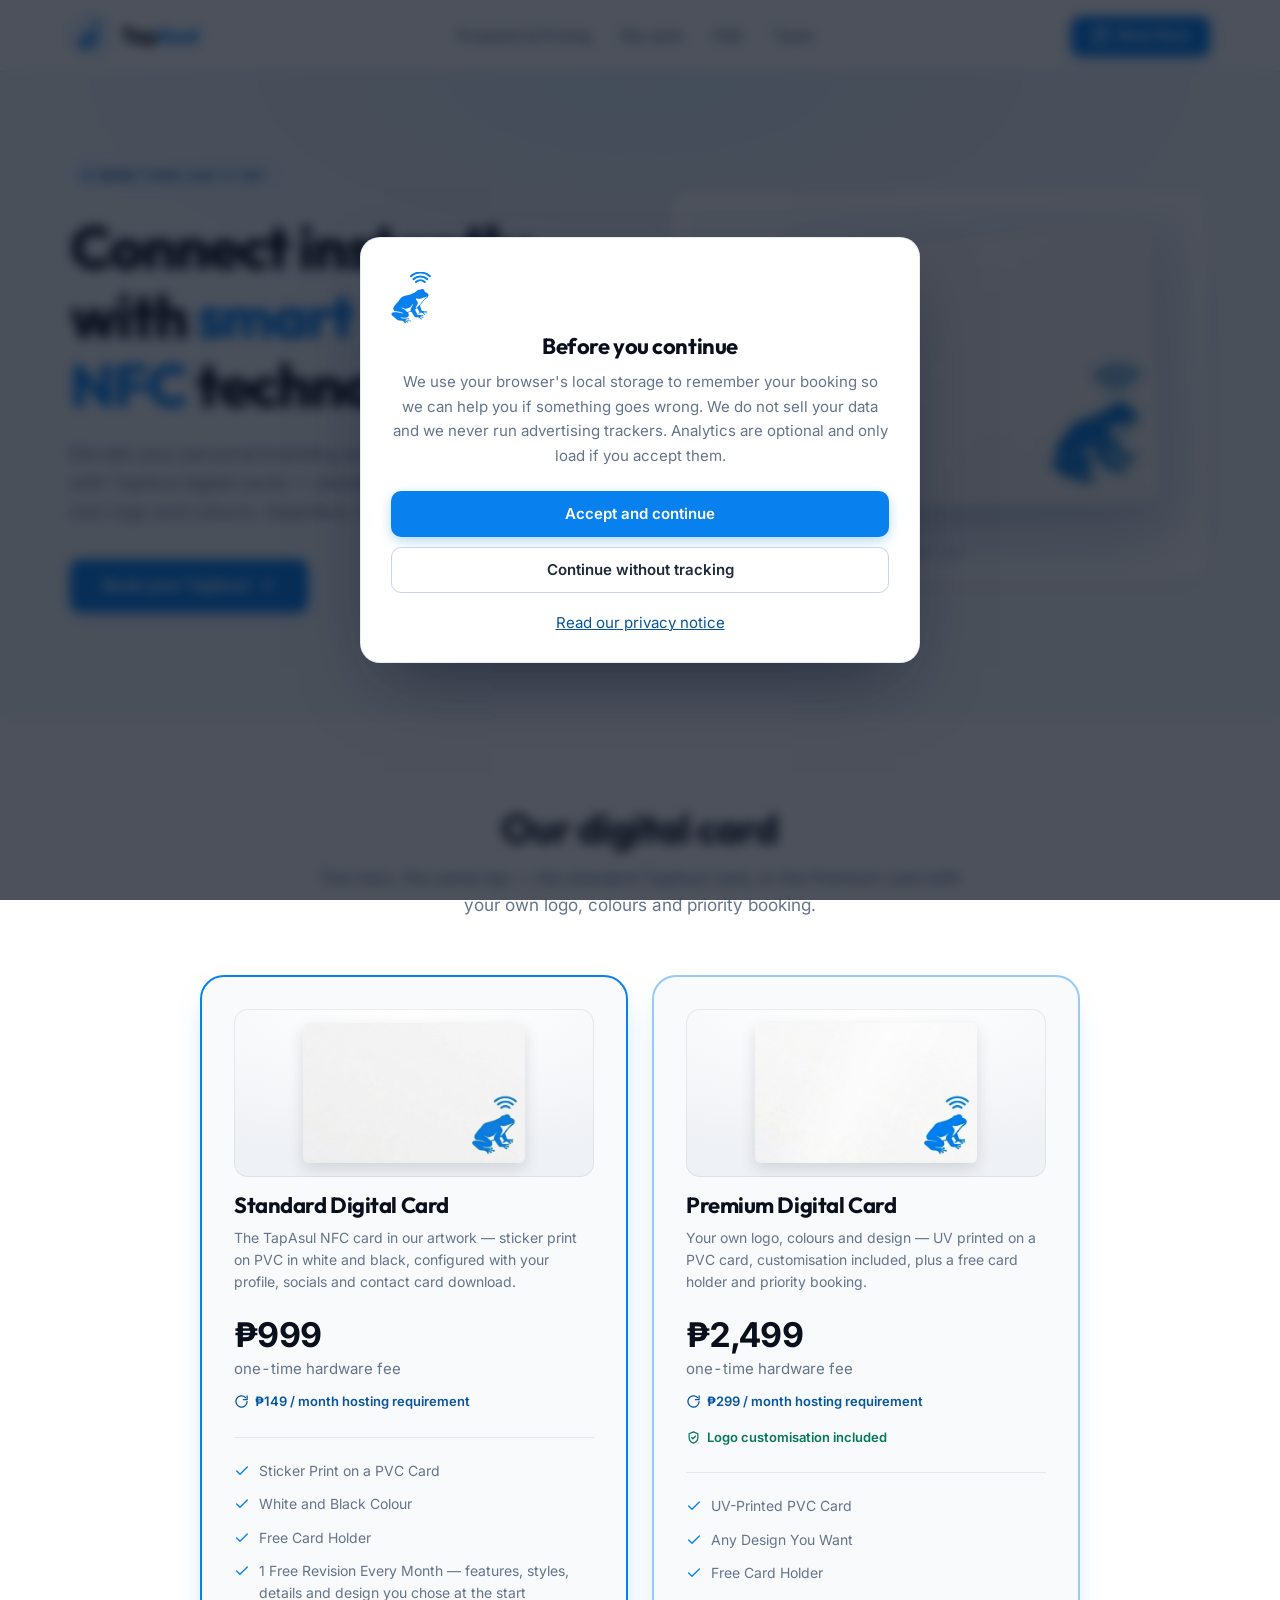
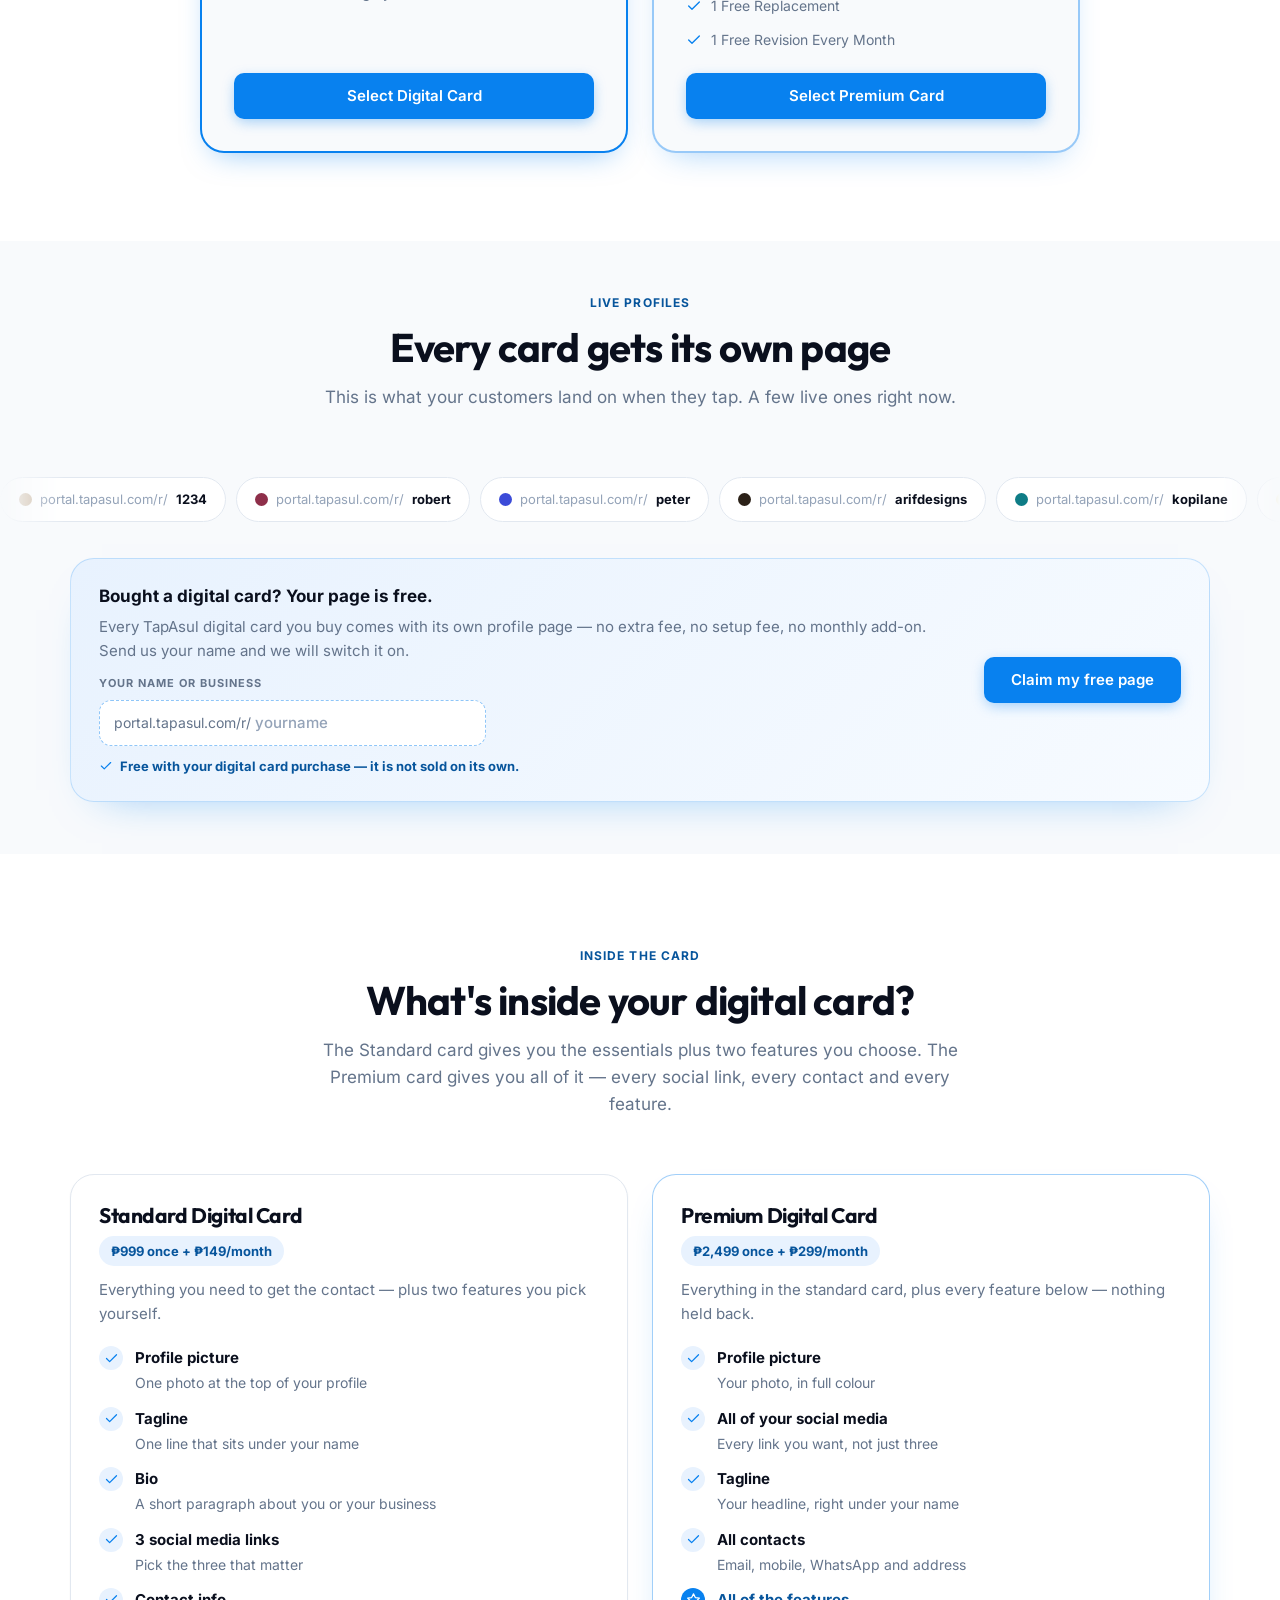
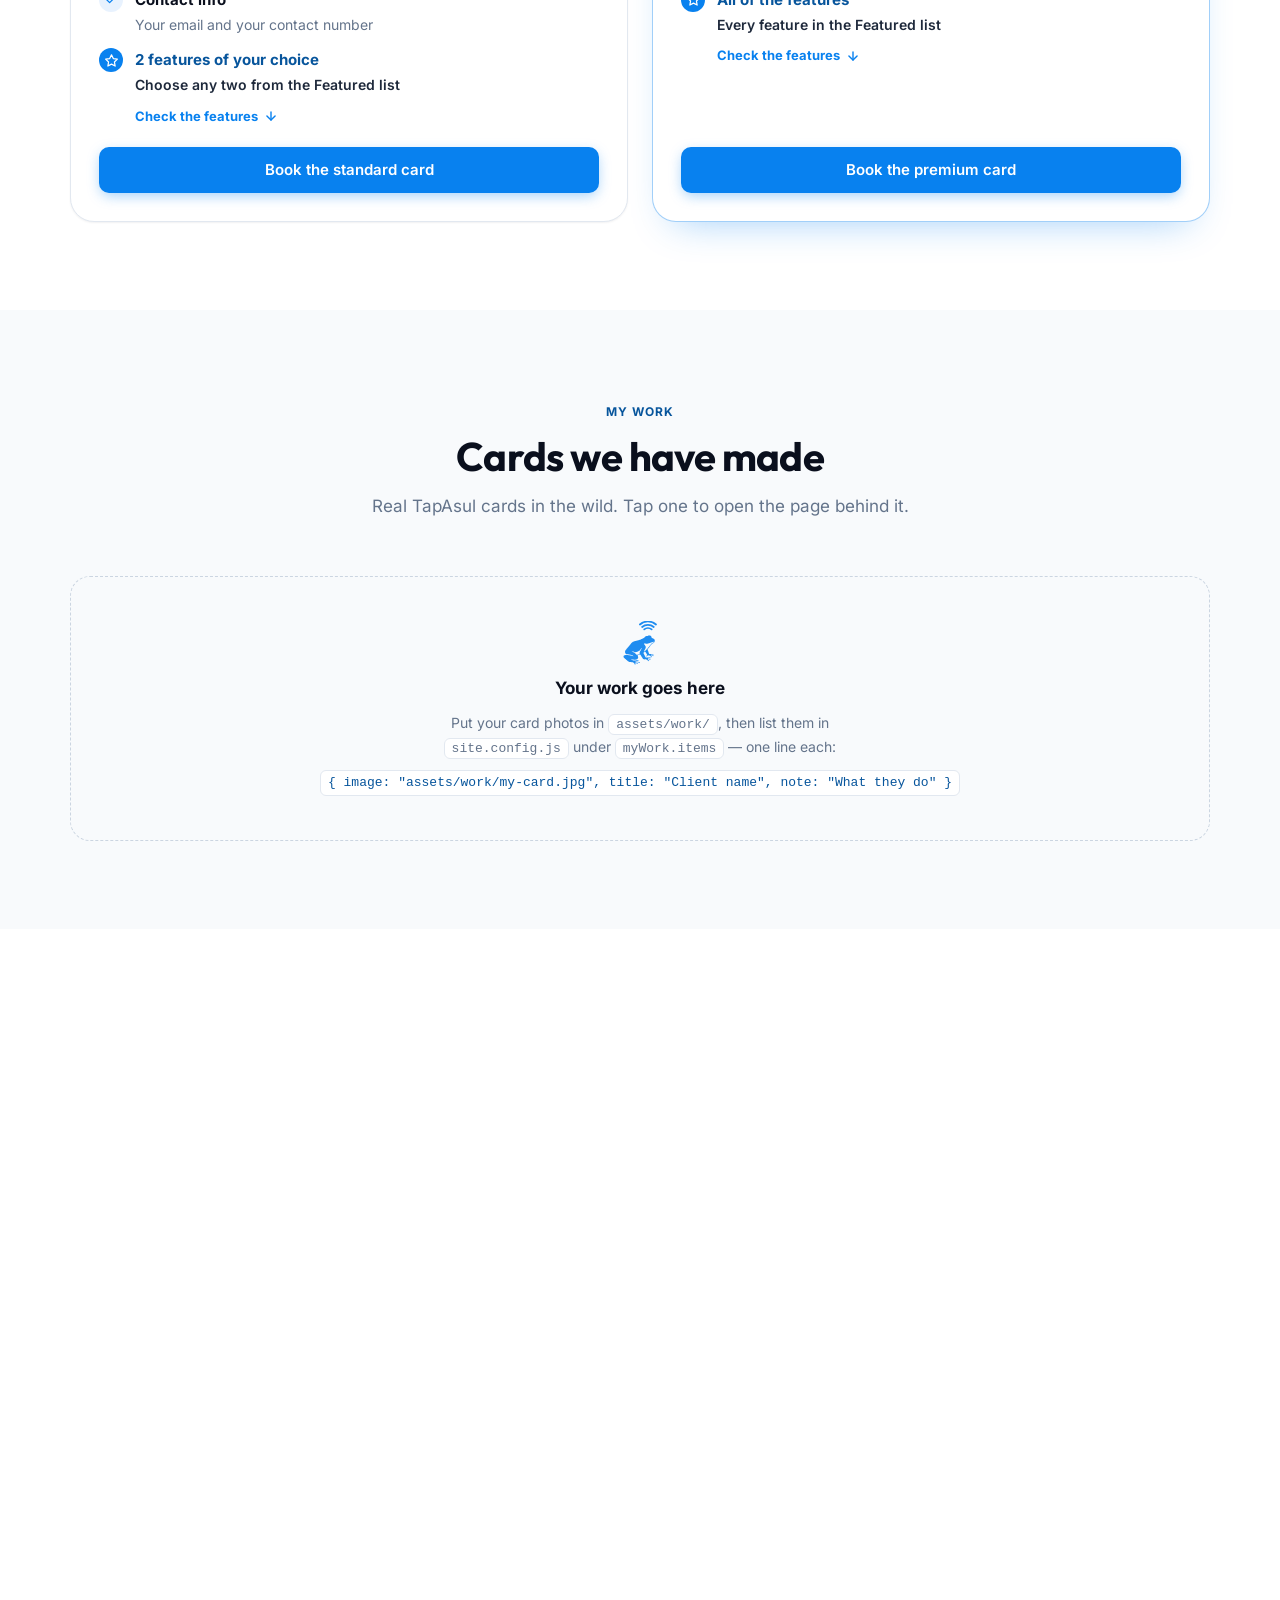
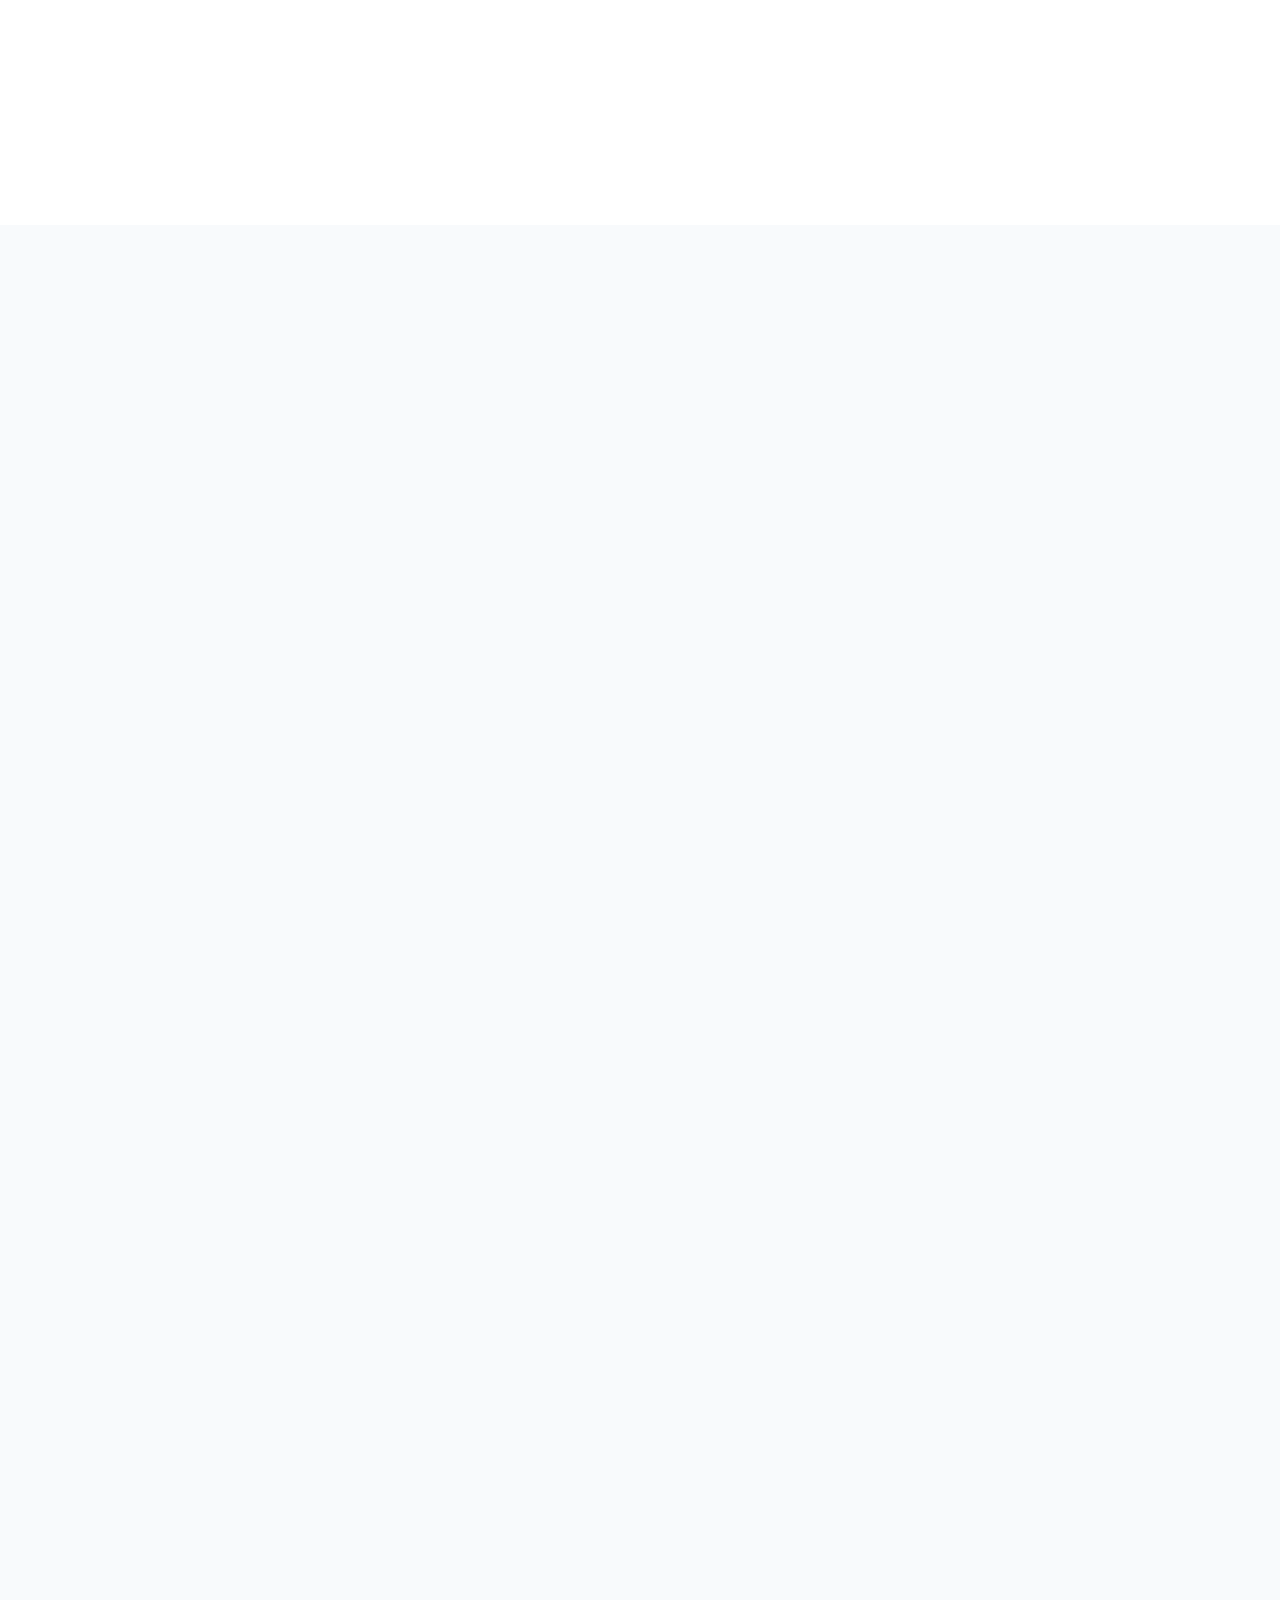
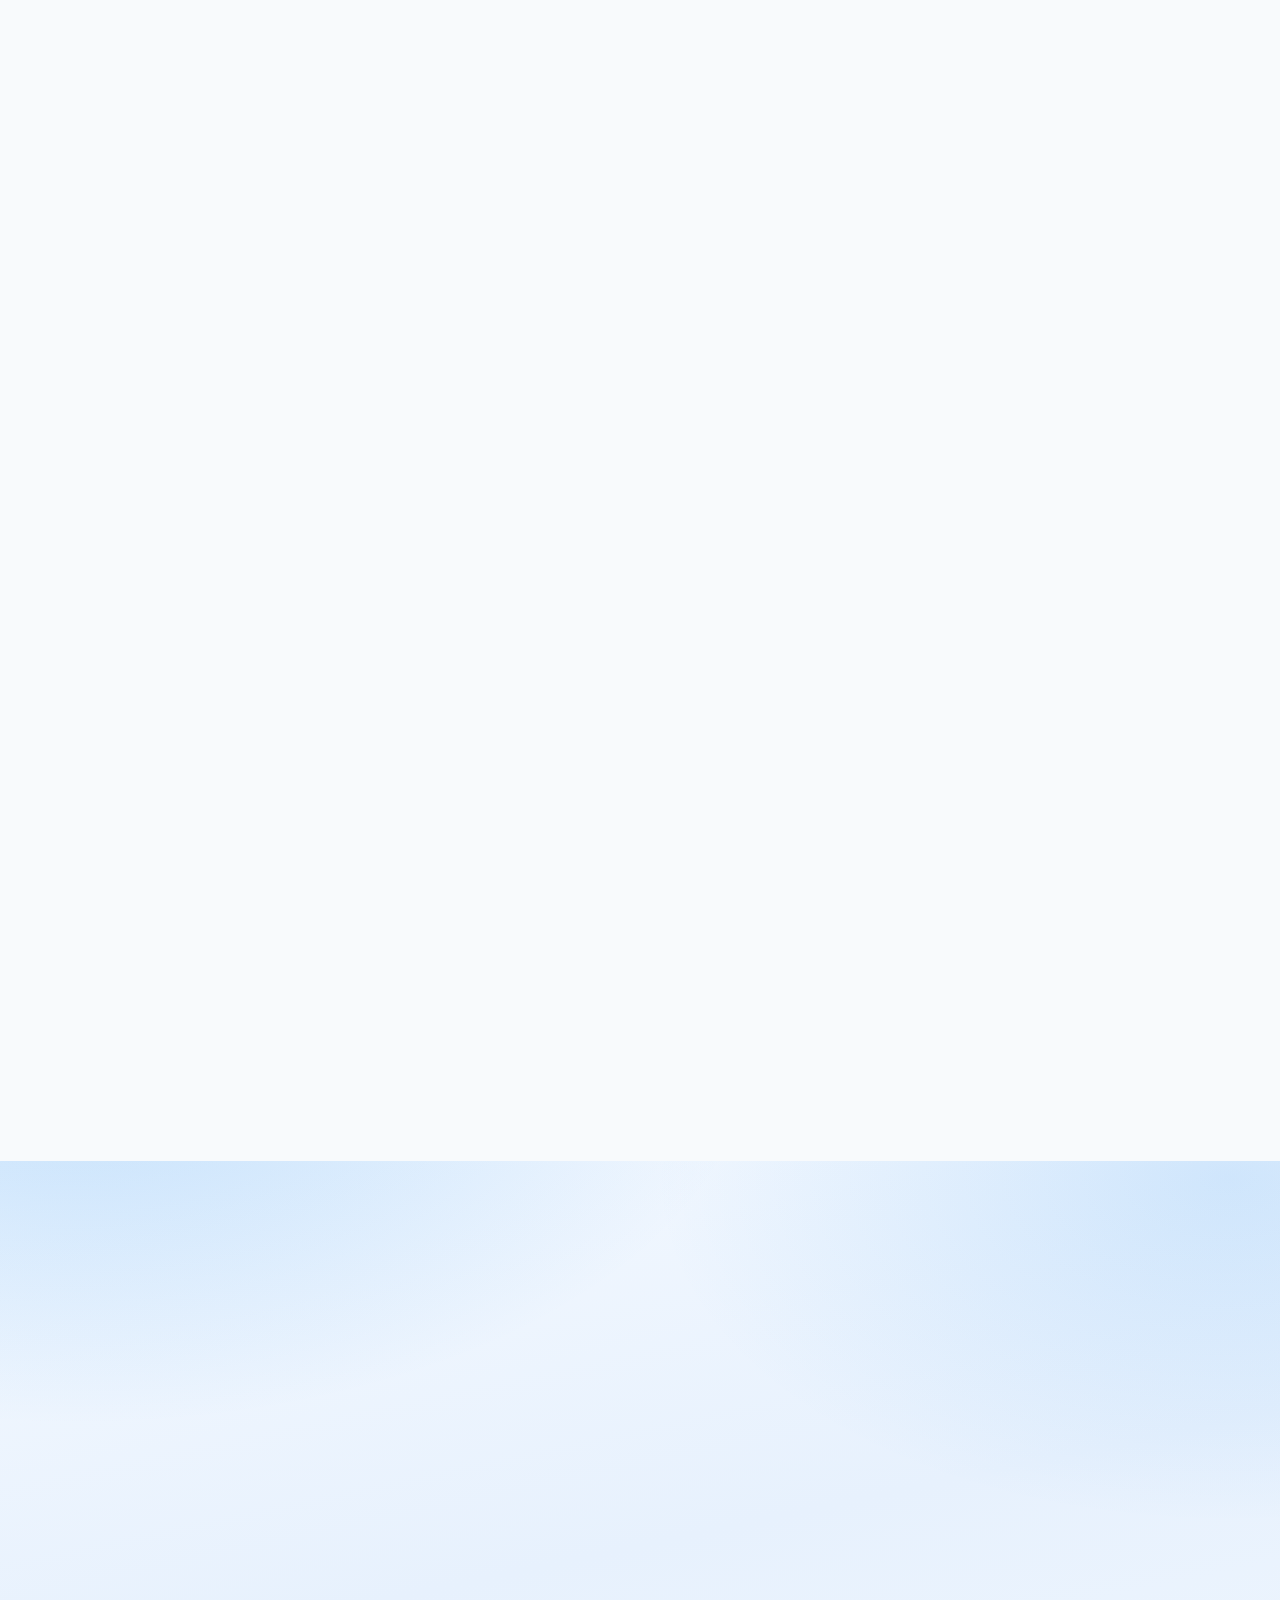
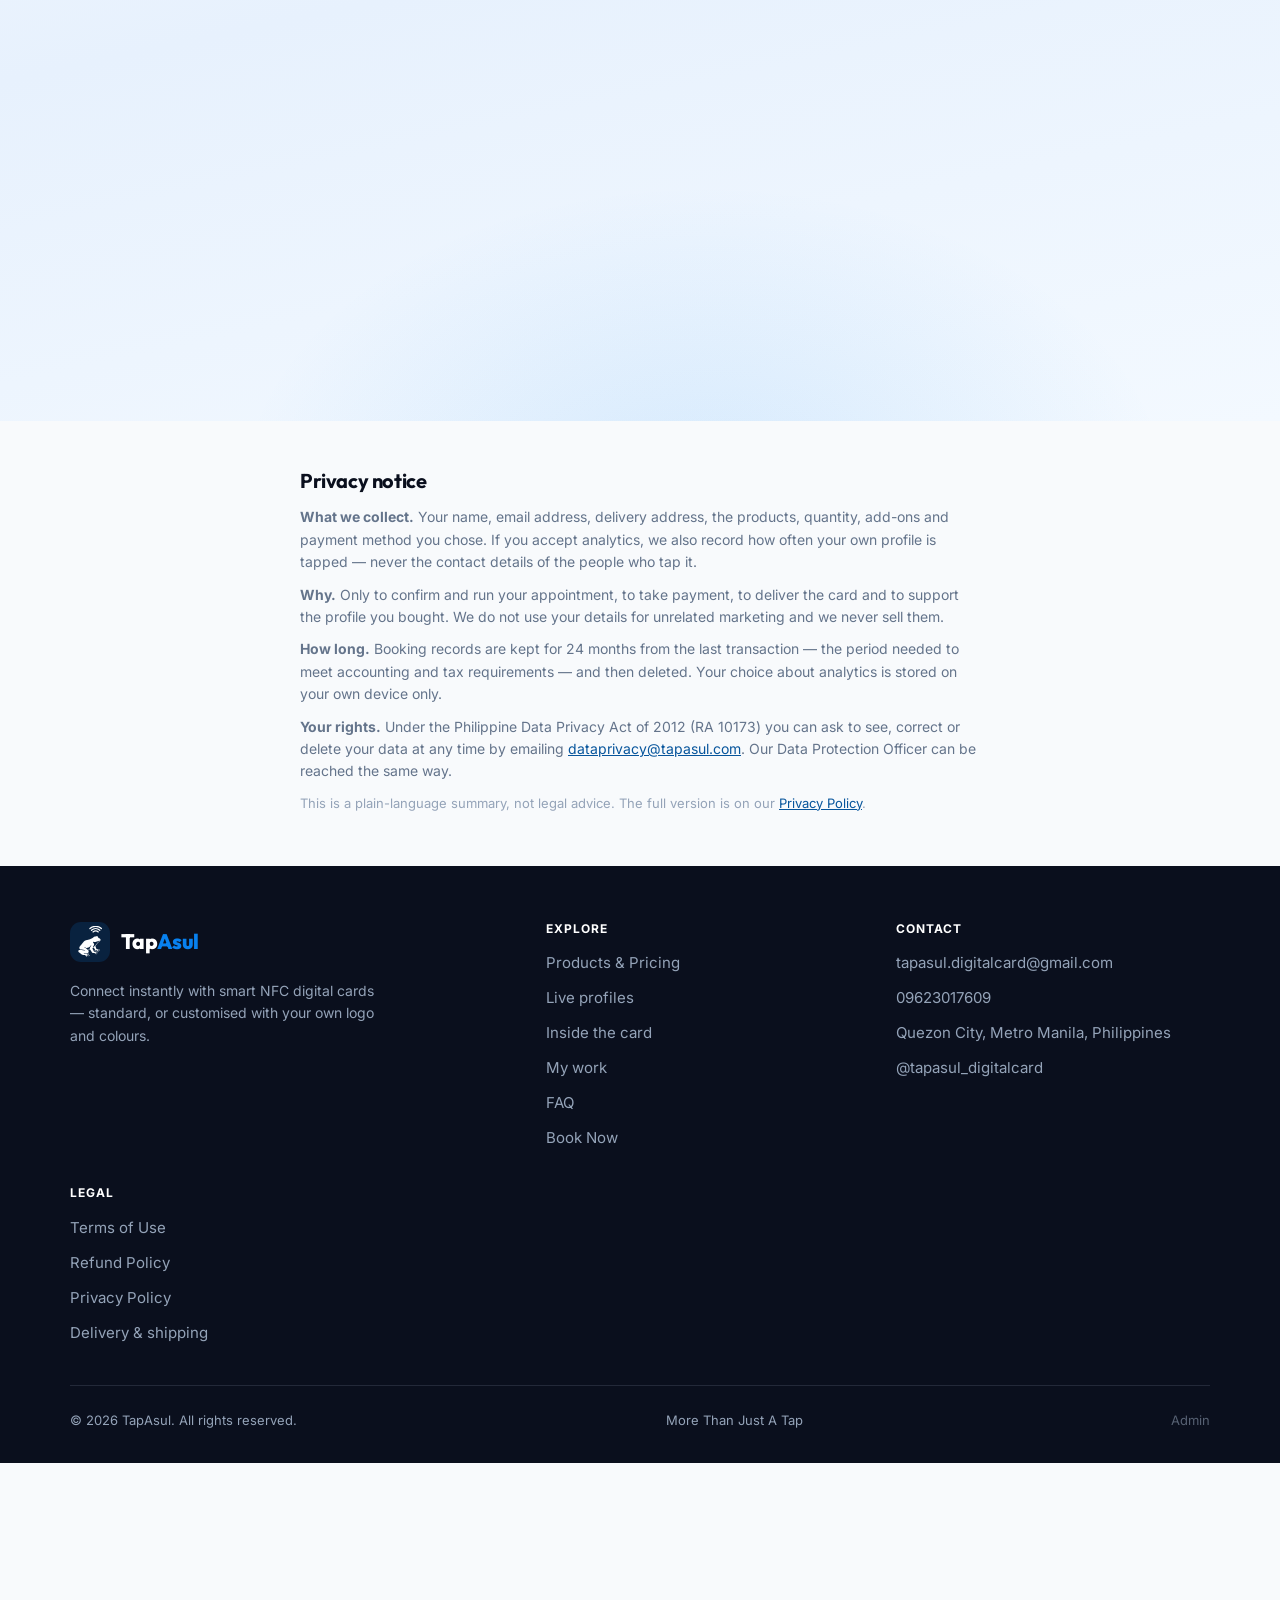
<file: index.html>
<!DOCTYPE html>
<html lang="en">
<head>
  <meta charset="UTF-8">
  <meta name="viewport" content="width=device-width, initial-scale=1.0">
  <meta name="robots" content="index,follow">
  <meta name="theme-color" content="#0881ef">

  <!-- seo:begin — generated from site.config.js by `node tools/build-seo.js`.
       Edit site.config.js, not this block. Cloudflare runs the build for you. -->
  <title>TapAsul | Smart NFC Digital Cards</title>
  <meta name="description" content="Discover TapAsul smart NFC digital cards — standard or fully customised with your own logo, colours and live profile. Tap to share your contact card, anywhere in the Philippines.">
  <link rel="canonical" href="https://tapasul.example/">

  <!-- Open Graph / social sharing -->
  <meta property="og:type" content="website">
  <meta property="og:site_name" content="TapAsul">
  <meta property="og:title" content="TapAsul | Smart NFC Digital Cards">
  <meta property="og:description" content="Connect instantly with a smart NFC digital card — standard, or customised with your own logo and colours.">
  <meta property="og:image" content="https://tapasul.example/assets/social-preview.png">
  <meta property="og:image:width" content="1200">
  <meta property="og:image:height" content="630">
  <meta property="og:url" content="https://tapasul.example/">
  <meta property="og:locale" content="en_PH">
  <meta property="og:image:alt" content="TapAsul smart NFC digital card">
  <meta name="twitter:card" content="summary_large_image">
  <meta name="twitter:title" content="TapAsul | Smart NFC Digital Cards">
  <meta name="twitter:description" content="Connect instantly with a smart NFC digital card — standard, or customised with your own logo and colours.">
  <meta name="twitter:image" content="https://tapasul.example/assets/social-preview.png">
  <!-- seo:end -->

  <!-- Icons -->
  <link rel="icon" type="image/svg+xml" href="favicon.svg">
  <link rel="apple-touch-icon" href="assets/apple-touch-icon.png">
  <link rel="manifest" href="manifest.webmanifest">

  <!-- Styles. Fonts fall back to system stack — no blocking network request. -->
  <link rel="preload" href="assets/fonts/inter-latin.woff2" as="font" type="font/woff2" crossorigin>
  <link rel="preload" href="assets/fonts/outfit-latin.woff2" as="font" type="font/woff2" crossorigin>
  <link rel="stylesheet" href="fonts.css">
  <link rel="stylesheet" href="styles.css">

  <!-- ld:begin — generated from site.config.js. Structured data helps Google
       show your price and FAQs directly in search results. -->
<script type="application/ld+json" id="structured-data">
  {
    "@context": "https://schema.org",
    "@graph": [
      {
        "@type": "Organization",
        "@id": "https://tapasul.example/#org",
        "name": "TapAsul",
        "url": "https://tapasul.example/",
        "slogan": "More Than Just A Tap",
        "logo": "https://tapasul.example/assets/apple-touch-icon.png",
        "email": "tapasul.digitalcard@gmail.com",
        "telephone": "+639623017609",
        "sameAs": [
          "https://www.instagram.com/tapasul_digitalcard"
        ],
        "address": {
          "@type": "PostalAddress",
          "addressLocality": "Quezon City, Metro Manila, Philippines",
          "addressCountry": "PH"
        },
        "contactPoint": {
          "@type": "ContactPoint",
          "contactType": "customer support",
          "email": "tapasul.digitalcard@gmail.com",
          "telephone": "+639623017609",
          "availableLanguage": [
            "en",
            "fil"
          ]
        }
      },
      {
        "@type": "WebSite",
        "@id": "https://tapasul.example/#site",
        "url": "https://tapasul.example/",
        "name": "TapAsul",
        "publisher": {
          "@id": "https://tapasul.example/#org"
        }
      },
      {
        "@type": "Product",
        "name": "Standard Digital Card",
        "description": "The TapAsul NFC card in our artwork — sticker print on PVC in white and black, configured with your profile, socials and contact card download.",
        "image": "https://tapasul.example/assets/card-front.jpg",
        "brand": {
          "@type": "Brand",
          "name": "TapAsul"
        },
        "offers": {
          "@type": "Offer",
          "price": 999,
          "priceCurrency": "PHP",
          "availability": "https://schema.org/PreOrder",
          "url": "https://tapasul.example/#preorder"
        }
      },
      {
        "@type": "Product",
        "name": "Premium Digital Card",
        "description": "Your own logo, colours and design — UV printed on a PVC card, customisation included, plus a free card holder and priority booking.",
        "image": "https://tapasul.example/assets/card-front.jpg",
        "brand": {
          "@type": "Brand",
          "name": "TapAsul"
        },
        "offers": {
          "@type": "Offer",
          "price": 2499,
          "priceCurrency": "PHP",
          "availability": "https://schema.org/PreOrder",
          "url": "https://tapasul.example/#preorder"
        }
      },
      {
        "@type": "FAQPage",
        "mainEntity": [
          {
            "@type": "Question",
            "name": "How does the TapAsul Digital Card work?",
            "acceptedAnswer": {
              "@type": "Answer",
              "text": "TapAsul uses embedded NFC (Near Field Communication) chips. When tapped against any modern iOS or Android smartphone, it instantly opens your custom dynamic landing page — allowing clients to save your contact info or view links without installing any app."
            }
          },
          {
            "@type": "Question",
            "name": "What is the ₱149 monthly hosting fee for?",
            "acceptedAnswer": {
              "@type": "Answer",
              "text": "The ₱149 monthly subscription maintains your dynamic web page server, analytics tracking, contact vCard download links, and allows you to request real-time updates to your contact details anytime."
            }
          },
          {
            "@type": "Question",
            "name": "Can my card open my Google Business review page or my socials?",
            "acceptedAnswer": {
              "@type": "Answer",
              "text": "Yes — that is what the card is for. Tell us which links you want when you book (a Google Business review page, your socials, your menu, your portfolio). You can change them later at any time, without reprinting the card, as long as the hosting is active."
            }
          },
          {
            "@type": "Question",
            "name": "What is the difference between the standard and the premium card?",
            "acceptedAnswer": {
              "@type": "Answer",
              "text": "The standard card is our own artwork — a sticker print on PVC in white and black, with a free card holder and 1 free revision every month. The premium card is ₱2,499 and is UV-printed in any design you want, with a free card holder, 1 free replacement and 1 free revision every month. Its hosting is ₱299 a month."
            }
          },
          {
            "@type": "Question",
            "name": "Do I need to install an app?",
            "acceptedAnswer": {
              "@type": "Answer",
              "text": "No. NFC works natively on iPhone 7 and newer (iOS 11+) and on essentially all modern Android phones. Your customer taps, a link opens in their browser, and that's it."
            }
          },
          {
            "@type": "Question",
            "name": "How long does it take to get my card?",
            "acceptedAnswer": {
              "@type": "Answer",
              "text": "Most cards are printed, programmed and handed to you during your appointment. If you would rather have it delivered, delivery to Valenzuela typically takes 5–7 working days after artwork approval and costs ₱150. Outside Valenzuela there is no delivery fee from us — you arrange your own courier (e.g. Lalamove) and pay them directly. You will receive a tracking number by email where available."
            }
          },
          {
            "@type": "Question",
            "name": "Do I get analytics on my card?",
            "acceptedAnswer": {
              "@type": "Answer",
              "text": "Yes. We record the date, the city and roughly how each tap happened, and we share that with you — ask us any time and we will send you the report. Tap counts show you which card is actually being used. We do not read or store anything about the person who tapped."
            }
          },
          {
            "@type": "Question",
            "name": "Can I update my details after the card is printed?",
            "acceptedAnswer": {
              "@type": "Answer",
              "text": "Yes, and that is the point of a digital card. Your contact details, links, socials and photo can be changed at any time, without reprinting the card — just email us and we will update it, usually the same day. The hosting fee covers this for as long as you keep it active."
            }
          },
          {
            "@type": "Question",
            "name": "How much is shipping and how do I get my card?",
            "acceptedAnswer": {
              "@type": "Answer",
              "text": "Delivery is charged before you confirm, so the total you see is the total you pay. We ship with a tracked courier and you get the tracking number by email. Or choose \"Collect at my appointment\" and there is no delivery fee at all."
            }
          },
          {
            "@type": "Question",
            "name": "What does the monthly hosting fee include?",
            "acceptedAnswer": {
              "@type": "Answer",
              "text": "Your live tap profile (contact card, links, socials and photo), tap analytics, the hosting itself, support, and 1 free revision every month — a change to the features, styles, details and design you chose at the start. It does not include a new physical card — that is billed separately as a replacement (the Premium card includes 1 free replacement)."
            }
          },
          {
            "@type": "Question",
            "name": "What material is the card made of, and how thick is it?",
            "acceptedAnswer": {
              "@type": "Answer",
              "text": "Both cards are PVC with an embedded NFC chip — roughly the thickness of a normal bank card, so they fit in a standard wallet. The Standard card is a sticker print in white and black; the Premium card is UV-printed, so it can carry any design you want. The cut edge is white, and the card is sealed so it survives a bag or a pocket. Every card comes with a free card holder."
            }
          },
          {
            "@type": "Question",
            "name": "Can I get more than one profile on the same card, or replace a card later?",
            "acceptedAnswer": {
              "@type": "Answer",
              "text": "Yes. Extra profiles and replacement cards are available as add-ons in the booking form, so you can see the price before you commit. A replacement is printed with the same artwork you already approved."
            }
          },
          {
            "@type": "Question",
            "name": "Do I have to come to your office to get my card?",
            "acceptedAnswer": {
              "@type": "Answer",
              "text": "No — but most people prefer to. You book a date and time, we print and program your card while you wait, and you walk out with it in about 30 minutes. If you cannot come in, choose delivery and we will ship the finished card to you."
            }
          },
          {
            "@type": "Question",
            "name": "What is your refund policy?",
            "acceptedAnswer": {
              "@type": "Answer",
              "text": "Because every card is printed to your own design, we cannot resell it. Bookings cancelled more than 24 hours before your appointment are refunded in full, less any delivery fee already paid. Once production starts, a custom-printed card cannot be refunded. Read the full Refund Policy before you book."
            }
          }
        ]
      }
    ]
  }
  </script>
  <!-- ld:end -->
</head>

<body>

  <!-- Shown only if the site files did not all arrive (see the boot check
       at the bottom of this file). Everything else on the page is fine. -->
  <div class="load-error" id="loadError" hidden>
    <span class="load-error__icon" aria-hidden="true">!</span>
    <span class="load-error__body">
      <strong>This page did not finish loading.</strong>
      index.html arrived, but the rest of the site did not. The whole folder has to
      be uploaded together &mdash; <b>script.js</b>, <b>site.config.js</b>, <b>logo.js</b>
      and the <b>assets/</b> folder must all sit next to index.html. Then refresh.
    </span>
    <button type="button" class="load-error__close" id="loadErrorClose" aria-label="Dismiss this message">&times;</button>
  </div>


  <!-- ============ PRIVACY CONSENT GATE ============
       Blocks the page until the visitor accepts or declines. If they decline
       we never store anything locally and never load analytics.
       Set privacyConsent.enabled = false in site.config.js to remove it. -->
  <div class="consent" id="consentGate" hidden>
    <div class="consent__card" role="dialog" aria-modal="true" aria-labelledby="consentTitle" aria-describedby="consentBody">
      <img class="consent__mark" src="assets/logo-frog.svg" alt="" width="40" height="52">
      <h2 id="consentTitle">Before you continue</h2>
      <p id="consentBody"></p>
      <div class="consent__actions">
        <button class="btn btn--primary" type="button" id="consentAccept">Accept and continue</button>
        <button class="btn btn--ghost" type="button" id="consentDecline">Continue without tracking</button>
      </div>
      <p class="consent__fine"><a href="privacy-policy.html">Read our privacy notice</a></p>
    </div>
  </div>

  <a class="skip-link" href="#main" data-text="content.labels.skipToContent">Skip to content</a>

  <!-- ================= HEADER ================= -->
  <header class="header">
    <div class="container header__inner">
      <a href="#home" class="logo" aria-label="TapAsul — home">
        <span class="logo__mark" aria-hidden="true">
          <img src="assets/logo-frog.svg" alt="" width="24" height="31" data-logo="mark">
        </span>
        <span class="logo__text" data-brand-text>Tap<span>Asul</span></span>
      </a>

      <nav class="nav" aria-label="Primary">
        <a href="#products" data-text="content.nav.products">Products &amp; Pricing</a>
        <a href="#work" data-text="content.nav.work">My work</a>
        <a href="#faq" data-text="content.nav.faq">FAQ</a>
        <a href="#team" data-text="content.nav.team">Team</a>
      </nav>

      <div class="header__cta">
        <a href="#preorder" class="btn btn--primary btn--sm">
          <svg viewBox="0 0 24 24" fill="none" stroke="currentColor" stroke-width="2" stroke-linecap="round" stroke-linejoin="round" aria-hidden="true"><path d="M6 2 3 6v14a2 2 0 0 0 2 2h14a2 2 0 0 0 2-2V6l-3-4z"/><path d="M3 6h18"/><path d="M16 10a4 4 0 0 1-8 0"/></svg>
          <span class="cta-label" data-text="content.nav.order">Book Now</span>
        </a>

        <button class="nav-toggle" type="button" id="navToggle"
                aria-expanded="false" aria-controls="mobileDrawer" aria-label="Open menu">
          <svg class="nav-toggle__open" viewBox="0 0 24 24" fill="none" stroke="currentColor" stroke-width="2" stroke-linecap="round" aria-hidden="true"><path d="M3 6h18M3 12h18M3 18h18"/></svg>
          <svg class="nav-toggle__close" viewBox="0 0 24 24" fill="none" stroke="currentColor" stroke-width="2" stroke-linecap="round" aria-hidden="true"><path d="M18 6L6 18M6 6l12 12"/></svg>
        </button>
      </div>
    </div>
  </header>

  <!-- mobile drawer -->
  <div class="drawer" id="mobileDrawer">
    <ul>
      <li><a href="#products" data-text="content.nav.products">Products &amp; Pricing</a></li>
      <li><a href="#work" data-text="content.nav.work">My work</a></li>
      <li><a href="#faq" data-text="content.nav.faq">FAQ</a></li>
      <li><a href="#team" data-text="content.nav.team">Team</a></li>
      <li><a href="#preorder" data-text="content.nav.order">Book</a></li>
    </ul>
    <a href="#preorder" class="btn btn--primary btn--block" data-text="content.hero.ctaPrimary">Book your TapAsul</a>
  </div>

  <main id="main">
    <!-- ================= HERO ================= -->
    <section class="hero" id="home">
      <div class="container hero__grid">
        <div>
          <div class="pill">
            <span class="pill__dot" aria-hidden="true"></span>
            <span data-text="content.hero.pill">More Than Just A Tap</span>
          </div>

          <h1 data-html="content.hero.headline">Connect instantly with <em>smart NFC</em> technology</h1>

          <p class="hero__lede" data-text="content.hero.lede">
            Elevate your personal branding and business networking with TapAsul digital cards
            or customised with your own logo and colours. Seamless, fast, and modern.
          </p>

          <div class="hero__actions">
            <a href="#preorder" class="btn btn--primary btn--lg">
              <span data-text="content.hero.ctaPrimary">Order your TapAsul</span>
              <svg viewBox="0 0 24 24" fill="none" stroke="currentColor" stroke-width="2.2" stroke-linecap="round" stroke-linejoin="round" aria-hidden="true"><path d="M5 12h14M13 6l6 6-6 6"/></svg>
            </a>
          </div>
        </div>

        <div class="stage">
          <div class="stage__3d" id="card3d" tabindex="0" role="img"
               aria-label="The TapAsul digital card. Drag or use the arrow keys to turn it over — the back holds the QR code.">
            <div class="card3d" id="card3dInner">
              <div class="card3d__face card3d__face--front">
                <img src="assets/card-front.jpg" alt="Front of the TapAsul digital card" width="1024" height="645">
              </div>
              <div class="card3d__face card3d__face--back">
                <img src="assets/card-back.jpg" alt="Back of the TapAsul digital card, with the QR code" width="1024" height="645">
              </div>
            </div>
          </div>
          <div class="stage__bar">
            <p class="stage__hint">
              <svg viewBox="0 0 24 24" fill="none" stroke="currentColor" stroke-width="2" stroke-linecap="round" stroke-linejoin="round" aria-hidden="true"><path d="M12 3v18M8 7l4-4 4 4M8 17l4 4 4-4"/><path d="M3 12h18M7 8l-4 4 4 4M17 8l4 4-4 4"/></svg>
              <span data-text="content.hero.stageHint">Drag to rotate — the back holds the QR code</span>
            </p>
          </div>
        </div>
      </div>
    </section>

    <!-- ================= PRODUCTS ================= -->
    <section class="section section--alt" id="products">
      <div class="container">
        <div class="section-head">
          <h2 data-text="content.sections.products.title">Our hardware products</h2>
          <p data-text="content.sections.products.sub">Choose the perfect smart solution for your personal brand or retail storefront.</p>
        </div>
        <div class="products-grid" id="productGrid" data-render="products">
          <!-- placeholders shown while site.config.js is parsed; replaced by the real cards -->
          <div class="product product--skeleton" aria-hidden="true">
            <div class="skeleton" style="height:180px"></div>
            <div class="skeleton" style="height:22px;width:70%;margin-top:14px"></div>
            <div class="skeleton" style="height:14px;width:90%;margin-top:10px"></div>
            <div class="skeleton" style="height:44px;margin-top:16px"></div>
          </div>
          <div class="product product--skeleton" aria-hidden="true">
            <div class="skeleton" style="height:180px"></div>
            <div class="skeleton" style="height:22px;width:60%;margin-top:14px"></div>
            <div class="skeleton" style="height:14px;width:85%;margin-top:10px"></div>
            <div class="skeleton" style="height:44px;margin-top:16px"></div>
          </div>
        </div>
      </div>
    </section>

    <!-- ================= LIVE PROFILES ================= -->
    <section class="section section--tight" id="live">
      <div class="container">
        <div class="section-head">
          <span class="eyebrow" data-text="showcase.eyebrow">Live profiles</span>
          <h2 data-text="showcase.title">Every card gets its own page</h2>
          <p data-text="showcase.sub">This is what your customers land on when they tap.</p>
        </div>
      </div>

      <!-- the moving strip of live profile pages -->
      <div class="marquee" id="profileMarquee">
        <div class="marquee__track" id="profileTrack">
          <!-- rendered from site.config.js -> showcase.people -->
        </div>
      </div>

      <!-- the call to action for people who already bought a card -->
      <div class="container">
        <div class="showcase" id="profileCta">
          <!-- rendered from site.config.js -> showcase.cta -->
        </div>
      </div>
    </section>

    <!-- ================= INSIDE THE CARD ================= -->
    <section class="section section--alt" id="inside">
      <div class="container">
        <div class="section-head">
          <span class="eyebrow" data-text="content.sections.inside.eyebrow">Inside the card</span>
          <h2 data-text="content.sections.inside.title">What a tap actually opens</h2>
          <p data-text="content.sections.inside.sub">Your card is only the doorway. This is what sits behind it.</p>
        </div>

        <div class="inside__compare" id="insideCompare">
          <!-- rendered from site.config.js -> inside.columns -->
        </div>
      </div>
    </section>

    <!-- ================= 3D CUSTOMIZER ================= -->
    <!-- ================= MY WORK ================= -->
    <section class="section" id="work">
      <div class="container">
        <div class="section-head">
          <span class="eyebrow" data-text="content.sections.work.eyebrow">My work</span>
          <h2 data-text="content.sections.work.title">Cards we have made</h2>
          <p data-text="content.sections.work.sub">Real TapAsul cards in the wild. Tap one to open the page behind it.</p>
        </div>

        <div class="work" id="workGrid">
          <!-- rendered from site.config.js -> myWork.items -->
        </div>
      </div>
    </section>

    <!-- ================= FAQ ================= -->
    <section class="section section--alt" id="faq">
      <div class="container">
        <div class="section-head">
          <h2 data-text="content.sections.faq.title">Frequently asked questions</h2>
          <p data-text="content.sections.faq.sub">Everything you need to know about TapAsul technology and ordering.</p>
        </div>
        <div class="faq" id="faqList" data-render="faq">
          <!-- generated from site.config.js -->
        </div>
      </div>
    </section>

    <!-- ================= DELIVERY & SHIPPING ================= -->
    <section class="section section--tight" id="delivery">
      <div class="container">
        <div class="section-head">
          <h2 data-text="content.sections.delivery.title">Delivery &amp; shipping</h2>
          <p data-text="content.sections.delivery.sub">How your order gets to you, and what it costs.</p>
        </div>
        <ol class="steps" id="deliverySteps">
          <!-- generated from site.config.js -->
        </ol>
        <div class="delivery-grid" id="deliveryInfo">
          <!-- generated from site.config.js -->
        </div>
        <p class="form-note" id="shippingNote"></p>
      </div>
    </section>

    <!-- ================= SUPPORT ================= -->
    <section class="section section--muted section--tight" id="support">
      <div class="container">
        <div class="section-head">
          <h2 data-text="content.sections.support.title">Support &amp; contact</h2>
          <p data-text="content.sections.support.sub">Talk to a human before or after you order.</p>
        </div>
        <div class="support-grid" id="supportGrid">
          <!-- generated from site.config.js -->
        </div>
        <p class="form-note" id="supportNote"></p>
      </div>
    </section>

    <!-- ================= TEAM ================= -->
    <section class="section section--muted" id="team">
      <div class="container">
        <div class="section-head">
          <h2 data-text="content.sections.team.title">Meet the leadership</h2>
          <p data-text="content.sections.team.sub">The team driving contactless technology and modern digital solutions.</p>
        </div>
        <div class="team-grid" id="teamGrid" data-render="team">
          <!-- generated from site.config.js -->
        </div>
      </div>
    </section>

    <!-- ================= BOOKING ================= -->
    <section class="section booking" id="preorder">
      <form class="container" id="preOrderForm" novalidate>

        <!-- ── header bar ── -->
        <div class="booking__head">
          <div>
            <span class="booking__eyebrow" id="bookingEyebrow">
              <svg viewBox="0 0 24 24" fill="none" stroke="currentColor" stroke-width="2.4" stroke-linecap="round" stroke-linejoin="round" aria-hidden="true"><path d="M20 6 9 17l-5-5"/></svg>
              Complete your booking
            </span>
            <p class="booking__status" id="bookingStatus">Booking status · 1 card · confirmation by email</p>
          </div>
          <a href="#work" class="btn btn--glass btn--sm" id="bookingBack">
            <svg viewBox="0 0 24 24" fill="none" stroke="currentColor" stroke-width="2.2" stroke-linecap="round" stroke-linejoin="round" aria-hidden="true"><path d="M19 12H5"/><path d="m12 19-7-7 7-7"/></svg>
            See my work
          </a>
        </div>

        <!-- ── the three panels ── -->
        <div class="booking__grid">

          <!-- 1 · WHAT YOU'RE BOOKING -->
          <section class="glass glass--types" aria-labelledby="bookingTypesLabel">
            <header class="glass__head">
              <h3 id="bookingTypesLabel" data-text="content.form.typeLegend">What you're booking</h3>
              <span class="glass__badge" id="bookingTypeBadge">1 card</span>
            </header>

            <div class="booking__types" id="bookingTypes"></div>

            <div class="booking__qty">
              <span class="field-label" id="qtyLabel" data-text="content.form.qtyLabel">Quantity</span>
              <div class="qty" role="group" aria-labelledby="qtyLabel">
                <button type="button" id="qtyMinus" aria-label="Decrease quantity">−</button>
                <input type="number" id="orderQty" name="quantity" value="1" min="1" max="999"
                       inputmode="numeric" aria-label="Quantity">
                <button type="button" id="qtyPlus" aria-label="Increase quantity">+</button>
              </div>
            </div>

            <!-- the customer's free profile page, claimed during booking -->
            <div class="booking__freepage" id="bookingFreePage">
              <h4 class="freepage__title" data-text="content.form.freePageTitle">Your free page</h4>
              <p class="freepage__note" data-text="content.form.freePageNote">Every TapAsul card comes with its own profile page — free. We'll switch it on when your card is ready.</p>
              <div class="showcase__url freepage__url">
                <span class="showcase__urlBase">portal.tapasul.com/r/</span>
                <input class="showcase__urlInput" id="bookingProfileName" type="text" maxlength="30"
                       autocomplete="off" spellcheck="false" placeholder="yourname" aria-label="Your page name">
              </div>
              <p class="freepage__hint" data-text="content.form.freePageHint">Your name or your shop name — it saves as you type.</p>
              <p class="freepage__echo" id="bookingProfileEcho" role="status"></p>
            </div>

            <!-- the "choose your 2 features" picker (Standard card) -->
            <div class="feature-pick-card" id="featurePickCard">
              <fieldset class="booking__features" id="featurePickBlock" hidden>
                <legend class="field-label" id="featurePickLabel">Your 2 features</legend>
                <p class="field__hint" id="featurePickHint"></p>
                <div class="feature-chips" id="featurePickList">
                  <!-- generated from site.config.js -> inside.featured -->
                </div>
                <p class="field__error" id="featurePickError" role="alert"></p>
                <p class="feature-pick__saved" id="featurePickSaved"></p>
              </fieldset>
            </div>

            <div class="booking__where">
              <span class="field-label" data-text="content.form.locationLabel">Where we meet</span>
              <p class="booking__where-name" id="bookingLocation"></p>
              <p class="booking__where-note" id="bookingLocationNote"></p>
              <p class="booking__where-note" id="bookingBring"></p>
            </div>
          </section>

          <!-- 2 · APPOINTMENT DETAILS -->
          <section class="glass glass--details" aria-labelledby="bookingDetailsLabel">
            <header class="glass__head">
              <h3 id="bookingDetailsLabel" data-text="content.steps.details.title">Appointment details</h3>
              <span class="glass__badge glass__badge--ok">Free to book</span>
            </header>

            <div class="field">
              <label for="bookingDate" data-text="content.form.dateLabel">Preferred date</label>
              <input class="input" type="date" id="bookingDate" name="date" required aria-describedby="dateError">
              <p class="field__error" id="dateError" role="alert"></p>
            </div>

            <div class="field">
              <span class="field-label" id="slotLabel" data-text="content.form.slotLabel">Preferred time</span>
              <div class="slots" id="slotGrid" role="radiogroup" aria-labelledby="slotLabel"></div>
              <p class="field__hint" id="slotHint" role="status"></p>
            </div>

            <div class="two-col">
              <div class="field">
                <label for="customerName" data-text="content.form.nameLabel">Full name</label>
                <input class="input" type="text" id="customerName" name="name" autocomplete="name"
                       placeholder="e.g. Juan Dela Cruz" data-placeholder="content.form.namePlaceholder"
                       required aria-describedby="nameError">
                <p class="field__error" id="nameError" role="alert"></p>
              </div>
              <div class="field">
                <label for="customerEmail" data-text="content.form.emailLabel">Email address</label>
                <input class="input" type="email" id="customerEmail" name="email" autocomplete="email"
                       placeholder="juan@example.com" data-placeholder="content.form.emailPlaceholder"
                       required aria-describedby="emailError">
                <p class="field__error" id="emailError" role="alert"></p>
              </div>
            </div>

            <div class="two-col">
              <div class="field">
                <label for="customerPhone" data-text="content.form.phoneLabel">Mobile number</label>
                <input class="input" type="tel" id="customerPhone" name="phone" autocomplete="tel"
                       placeholder="09XX XXX XXXX" data-placeholder="content.form.phonePlaceholder"
                       required aria-describedby="phoneError">
                <p class="field__error" id="phoneError" role="alert"></p>
              </div>
              <div class="field">
                <label for="paymentMethod" data-text="content.form.paymentLabel">Payment method</label>
                <select class="input" id="paymentMethod" name="paymentMethod"></select>
                <p class="field__hint" id="paymentHint"></p>
              </div>
            </div>

            <div class="field">
              <label for="shippingZone" data-text="content.form.zoneLabel">Delivery area</label>
              <select class="input" id="shippingZone" name="shippingZone"></select>
              <p class="field__hint" id="shippingHint"></p>
            </div>

            <div class="field">
              <label for="customerAddress" data-text="content.form.addressLabel">Delivery address</label>
              <textarea class="input" id="customerAddress" name="address" rows="2"
                        data-placeholder="content.form.addressPlaceholder"
                        placeholder="House no., street, barangay, city, province, ZIP"
                        aria-describedby="addressError"></textarea>
              <p class="field__error" id="addressError" role="alert"></p>
              <p class="field__hint" id="addressHint"></p>
            </div>

            <div class="field">
              <label for="bookingNotes" data-text="content.form.notesLabel">What should be on your card?</label>
              <textarea class="input" id="bookingNotes" name="notes" rows="3"
                        data-placeholder="content.form.notesPlaceholder"
                        placeholder="Your name, job title, links, the colours you want…"></textarea>
              <p class="field__hint" data-text="content.form.notesHint">Optional — but it saves a message later.</p>
            </div>

            <div class="booking__goodto">
              <span class="field-label">Good to know</span>
              <ul>
                <li id="bookingDuration"></li>
                <li id="bookingConfirmNote"></li>
                <li id="bookingRescheduleNote"></li>
                <li id="bookingCancelNote"></li>
              </ul>
            </div>
          </section>

          <!-- 3 · SUMMARY -->
          <section class="glass glass--summary" aria-labelledby="bookingSummaryLabel">
            <header class="glass__head">
              <h3 id="bookingSummaryLabel" data-text="content.form.summaryTitle">Booking summary</h3>
              <span class="glass__badge" id="bookingItemBadge">1 item</span>
            </header>

            <div class="summary__items" id="summaryItems"></div>

            <div class="summary__promo">
              <label class="field-label" for="promoCode" data-text="content.form.promoLabel">Promo code</label>
              <div class="summary__promo-row">
                <input class="input" type="text" id="promoCode" name="promo" placeholder="Enter code"
                       autocomplete="off" spellcheck="false">
                <button class="btn btn--glass btn--sm" type="button" id="promoApply" data-text="content.form.promoApply">Apply</button>
              </div>
              <p class="field__hint" id="promoHint" role="status"></p>
            </div>

            <dl class="summary__rows" id="summaryRows"></dl>

            <div class="summary__total">
              <div>
                <span class="summary__total-label" data-text="content.form.totalLabel">Total due</span>
                <span class="summary__recurring" id="displayHosting" hidden></span>
              </div>
              <strong id="displayTotal">₱0</strong>
            </div>

            <div class="form-status" id="formStatus" role="status" aria-live="polite"></div>
          </section>
        </div>

        <!-- ── bottom bar: steps + the big confirm button ── -->
        <div class="booking__bar">
          <ol class="booking__steps" id="bookingSteps" aria-label="Booking progress">
            <li class="is-done"><span class="booking__dot"></span>Card</li>
            <li class="is-done"><span class="booking__dot"></span>Slot</li>
            <li id="bookingStepDetails"><span class="booking__dot"></span>Details</li>
            <li id="bookingStepConfirm"><span class="booking__dot"></span>Confirm</li>
          </ol>

          <button type="submit" class="booking__cta" id="submitBtn">
            <span data-text="content.form.submit">Confirm booking</span>
            <span class="booking__cta-total" id="bookingCtaTotal"></span>
          </button>
        </div>

        <div class="booking__notes">
          <p class="form-note" id="paymentNote"></p>
          <p class="form-note">
            <a href="#privacy" id="privacyLink" data-text="content.form.privacyLink">How we handle your data</a> —
            <span id="privacyNote"></span>
          </p>
        </div>
      </form>
    </section>

    <!-- ================= PRIVACY ================= -->
    <section class="section section--tight section--muted" id="privacy">
      <div class="container" style="max-width:720px;">
        <h2 style="font-size:1.25rem;margin-bottom:14px;" data-text="content.privacy.title">Privacy notice</h2>
        <div id="privacyBody" style="font-size:.875rem;color:var(--text-muted);display:grid;gap:10px;" data-privacy>
          <p>
            <strong>What we collect.</strong> Your name and email address, plus the product and
            quantity you selected. Nothing else is captured by this page.
          </p>
          <p>
            <strong>Why.</strong> Only to confirm and run your appointment and to contact you
            about it. We do not use your details for unrelated marketing and we never sell them.
          </p>
          <p>
            <strong>How long.</strong> Order records are kept for as long as needed to fulfil the
            order and meet accounting requirements, then deleted.
          </p>
          <p>
            <strong>Your rights.</strong> Under the Philippine Data Privacy Act of 2012 (RA 10173)
            you can ask to see, correct, or delete your data at any time by emailing
            <a href="#" id="privacyEmail" style="color:var(--brand-dark);text-decoration:underline;"></a>.
          </p>
          <p style="font-size:.8125rem;color:var(--text-faint);">
            This is a plain-language summary, not legal advice. Have it reviewed before you start
            collecting real customer data at scale.
          </p>
        </div>
      </div>
    </section>
  </main>

  <!-- ================= FOOTER ================= -->
  <footer class="footer">
    <div class="container">
      <div class="footer__grid">
        <div>
          <a href="#home" class="logo" aria-label="TapAsul — home">
            <span class="logo__mark" aria-hidden="true">
              <img src="assets/logo-frog-white.svg" alt="" width="24" height="31" data-logo="mark-white">
            </span>
            <span class="logo__text" data-brand-text>Tap<span>Asul</span></span>
          </a>
          <p class="footer__blurb" id="footerBlurb"></p>
        </div>

        <div>
          <h4 data-text="content.footer.exploreTitle">Explore</h4>
          <ul>
            <li><a href="#products" data-text="content.nav.products">Products &amp; Pricing</a></li>
            <li><a href="#live" data-text="content.nav.live">Live profiles</a></li>
            <li><a href="features.html" data-text="content.nav.features">Inside the card</a></li>
            <li><a href="#work" data-text="content.nav.work">My work</a></li>
            <li><a href="#faq" data-text="content.nav.faq">FAQ</a></li>
            <li><a href="#preorder" data-text="content.nav.order">Pre-Order</a></li>
          </ul>
        </div>

        <div>
          <h4 data-text="content.footer.contactTitle">Contact</h4>
          <ul id="footerContact">
            <!-- filled from config -->
          </ul>
        </div>

        <div>
          <h4 data-text="content.footer.legalTitle">Legal</h4>
          <ul>
            <li><a href="terms.html" data-text="content.footer.terms">Terms of Use</a></li>
            <li><a href="refund.html" data-text="content.footer.refund">Refund Policy</a></li>
            <li><a href="privacy-policy.html" data-text="content.footer.privacy">Privacy Policy</a></li>
            <li><a href="#delivery" data-text="content.footer.delivery">Delivery &amp; shipping</a></li>
          </ul>
        </div>
      </div>

      <div class="footer__bottom">
        <span>© <span id="year"></span> <span data-brand-name>TapAsul</span>. <span data-text="content.footer.copyright">All rights reserved.</span></span>
        <span data-text="content.hero.pill">More Than Just A Tap</span>
        <a class="footer__admin" href="admin.html" rel="nofollow noindex">Admin</a>
      </div>
    </div>
  </footer>

  <div class="toast" id="toast" role="status" aria-live="polite"></div>

  <!-- order matters: config → shared helpers → icons → site -->
  <script src="site.config.js"></script>
  <script src="seo.js"></script>
  <script src="icons.js"></script>
  <script src="logo.js" defer></script>
  <script src="script.js" defer></script>
  <noscript>
    <div style="padding:16px;background:#fef3c7;color:#92400e;text-align:center;font-family:system-ui,sans-serif;">
      This page works best with JavaScript enabled. You can still email us to order.
    </div>
  </noscript>
  <!-- ── BOOT CHECK ───────────────────────────────────────────────────
       Runs on its own, before anything else. If the site scripts did not
       arrive, this shows a plain-English message instead of empty boxes.
       If you ever edit the code inside this script block, run
       `node tools/update-csp-hash.js` so the SHA-256 hash in _headers
       matches again (Cloudflare blocks it otherwise).
       ------------------------------------------------------------------ -->
  <script id="bootCheck">(function(){function fail(){if(window.TAPASUL_CONFIG&&document.querySelector(".product"))return;var el=document.getElementById("loadError");if(el)el.hidden=false;}function wire(){var b=document.getElementById("loadErrorClose");if(b)b.addEventListener("click",function(){var el=document.getElementById("loadError");if(el)el.hidden=true;});}if(document.readyState==="complete"){setTimeout(fail,1200);wire();}else{window.addEventListener("load",function(){setTimeout(fail,1200);wire();});}})();</script>
</body>
</html>
</file>
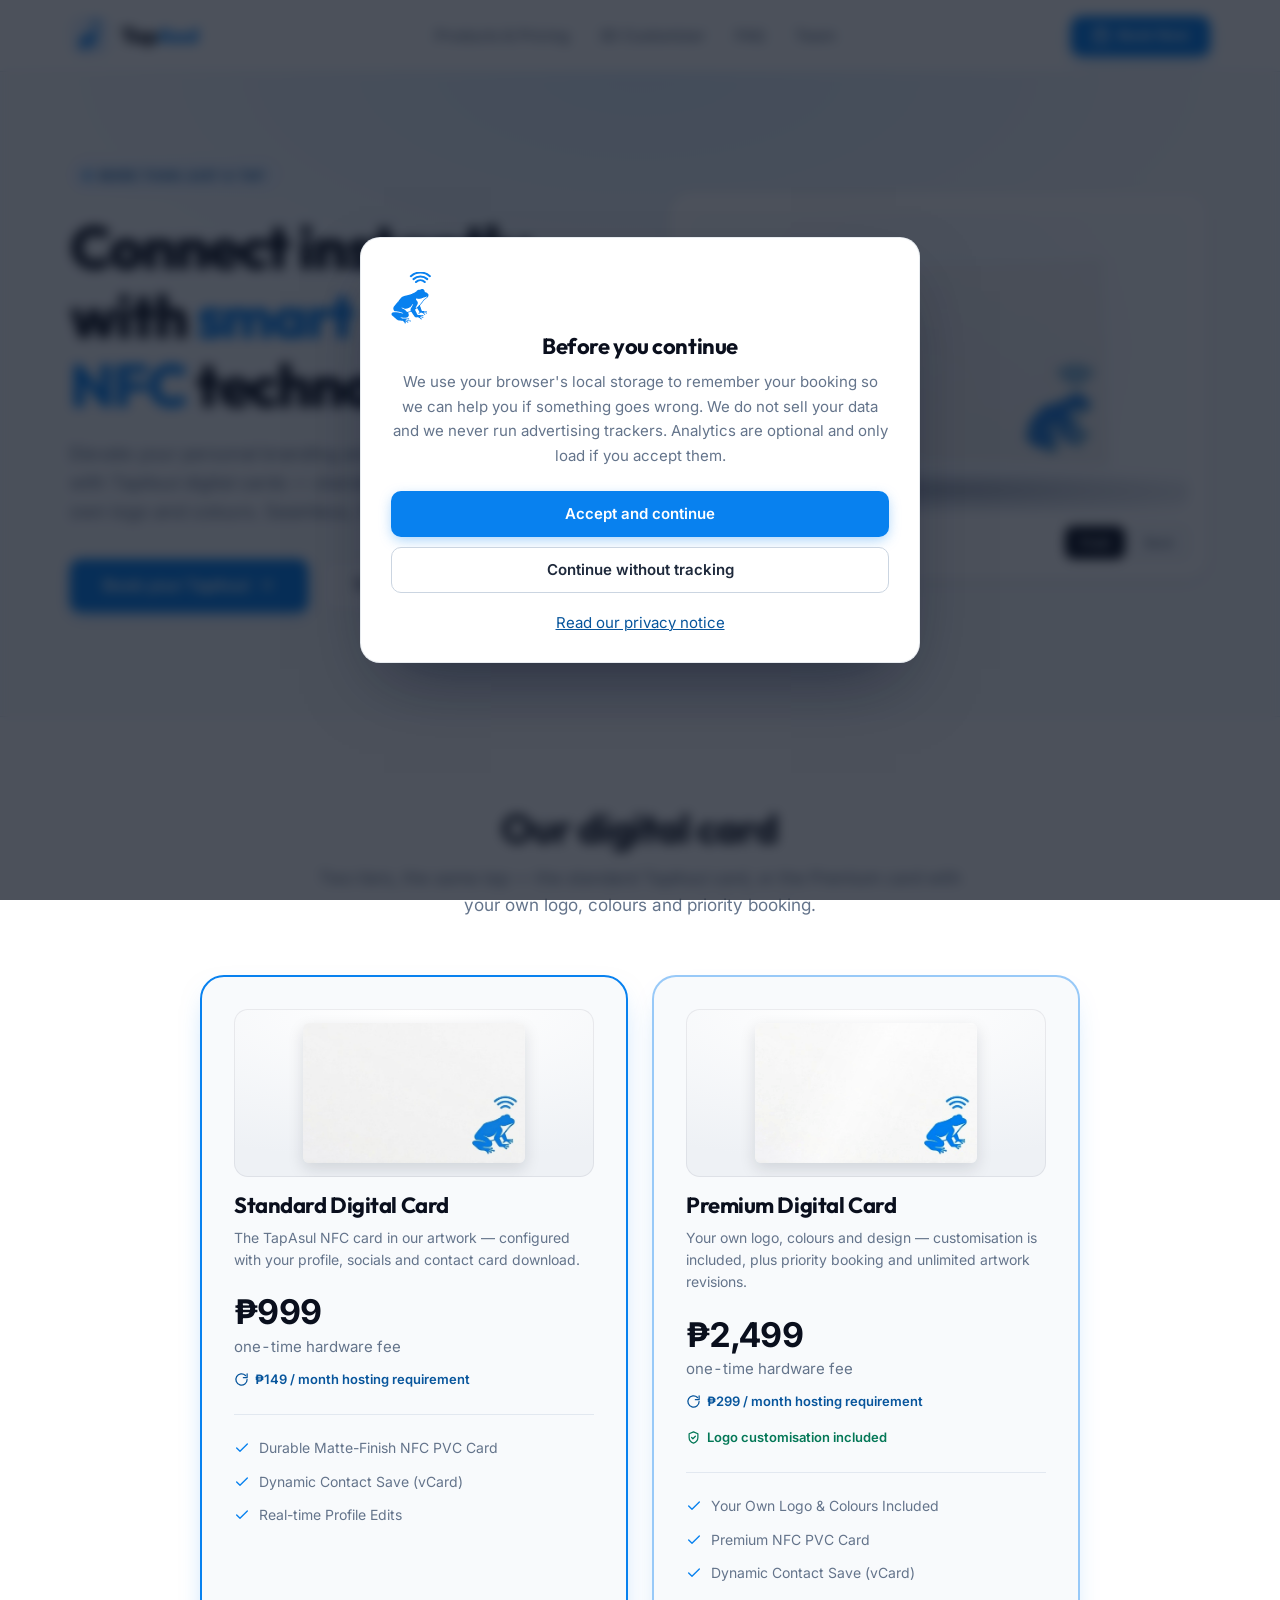
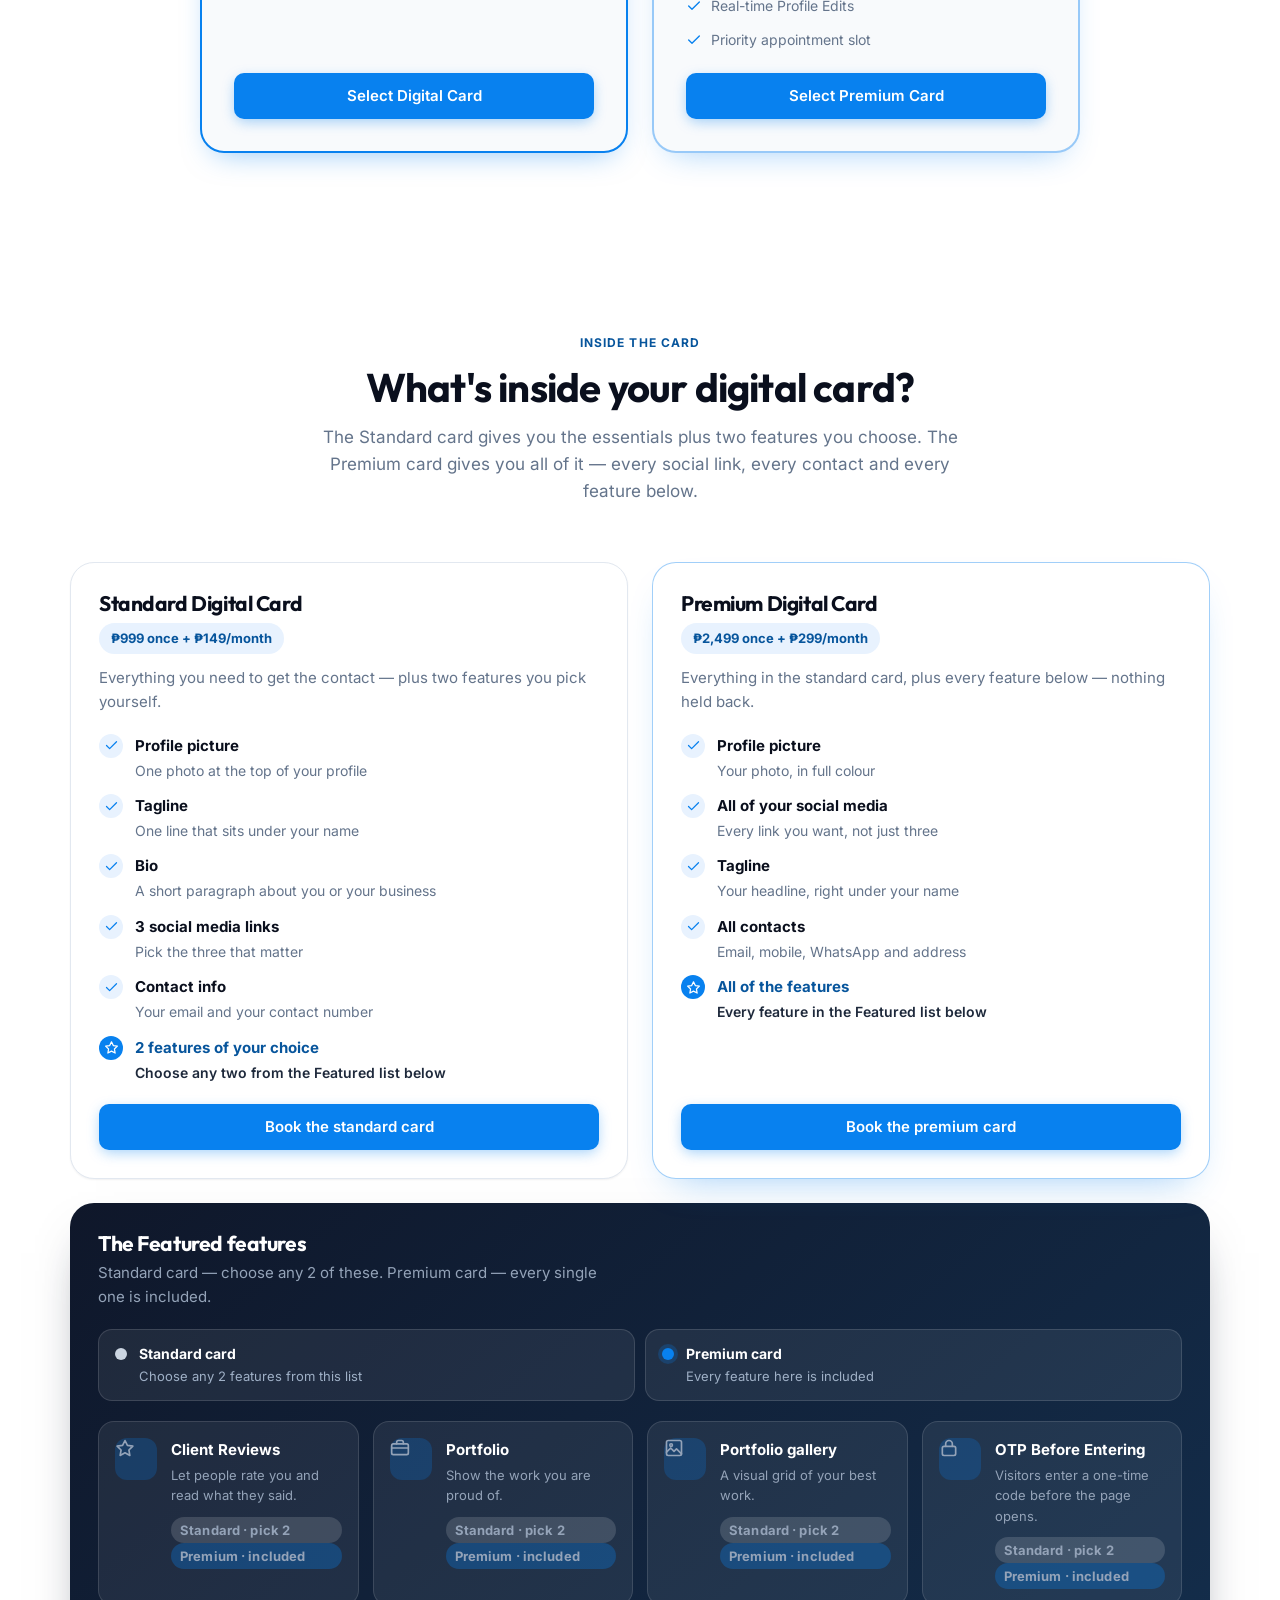
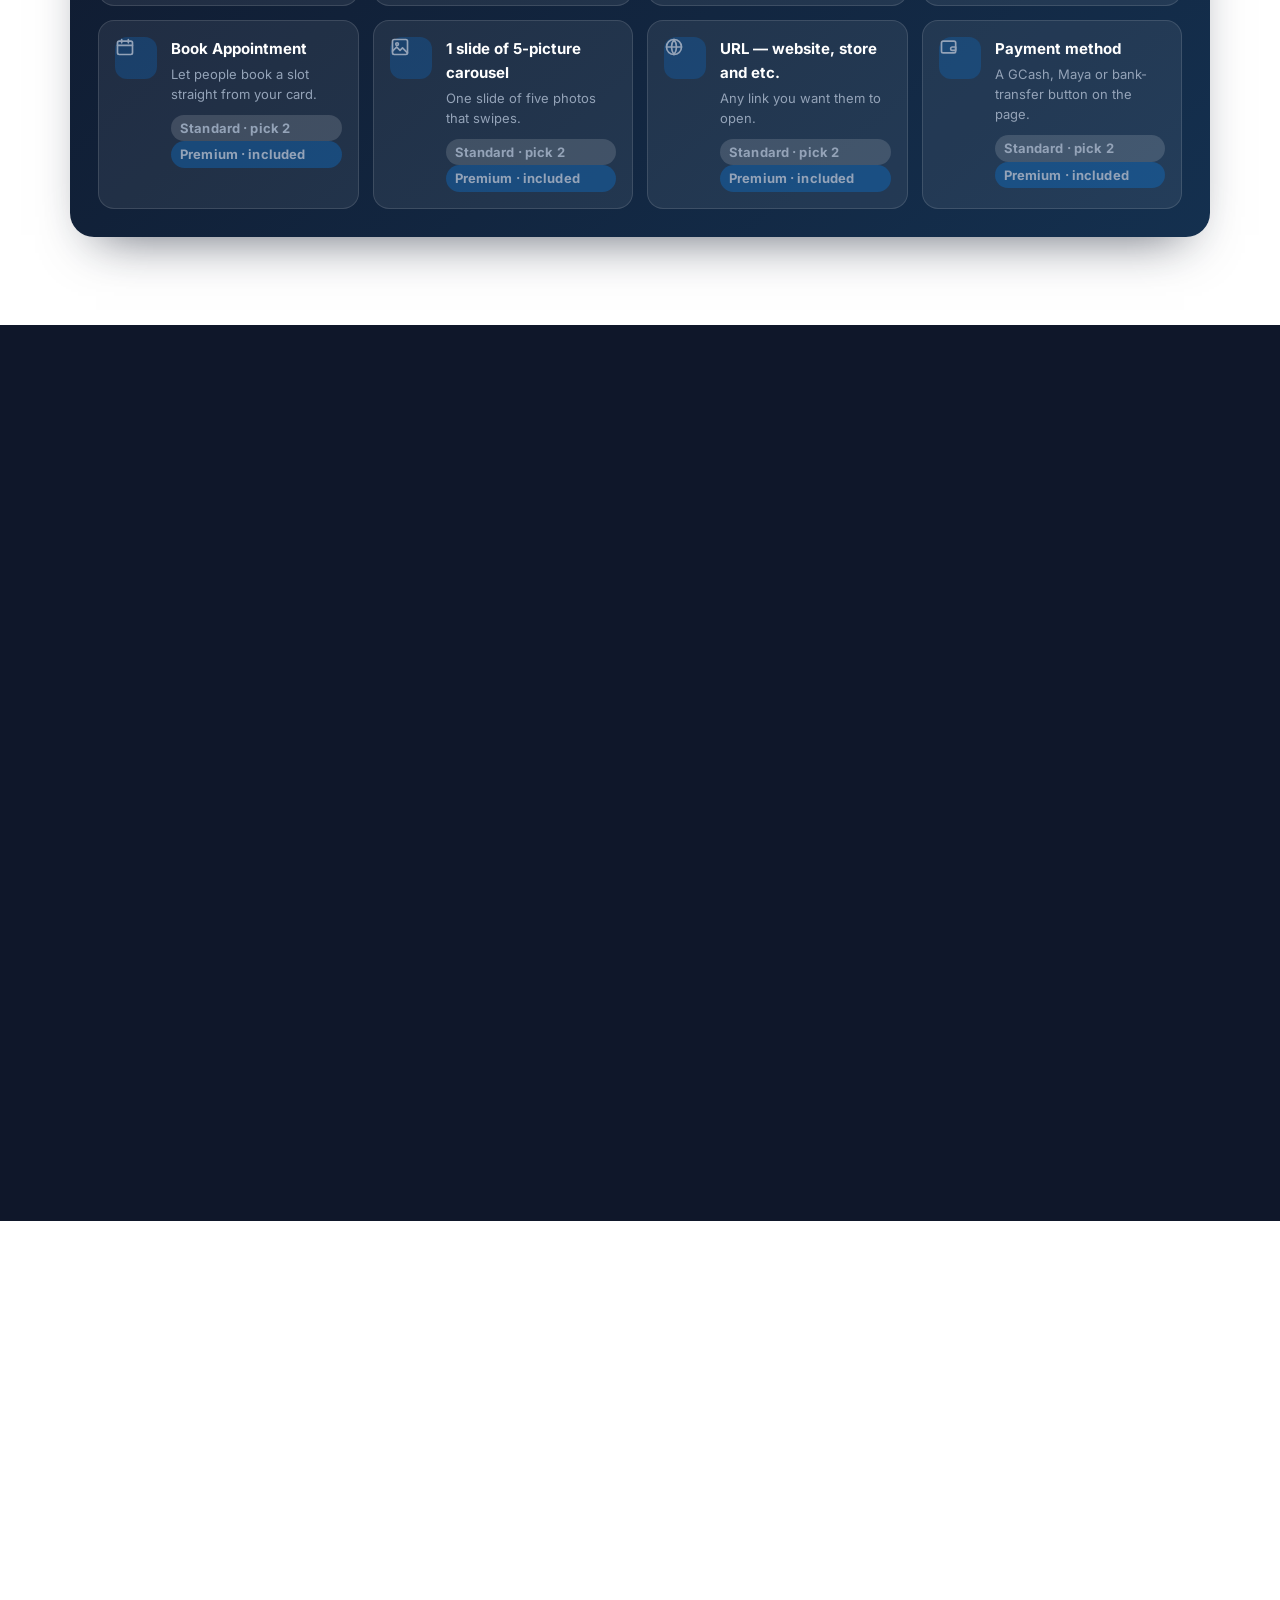
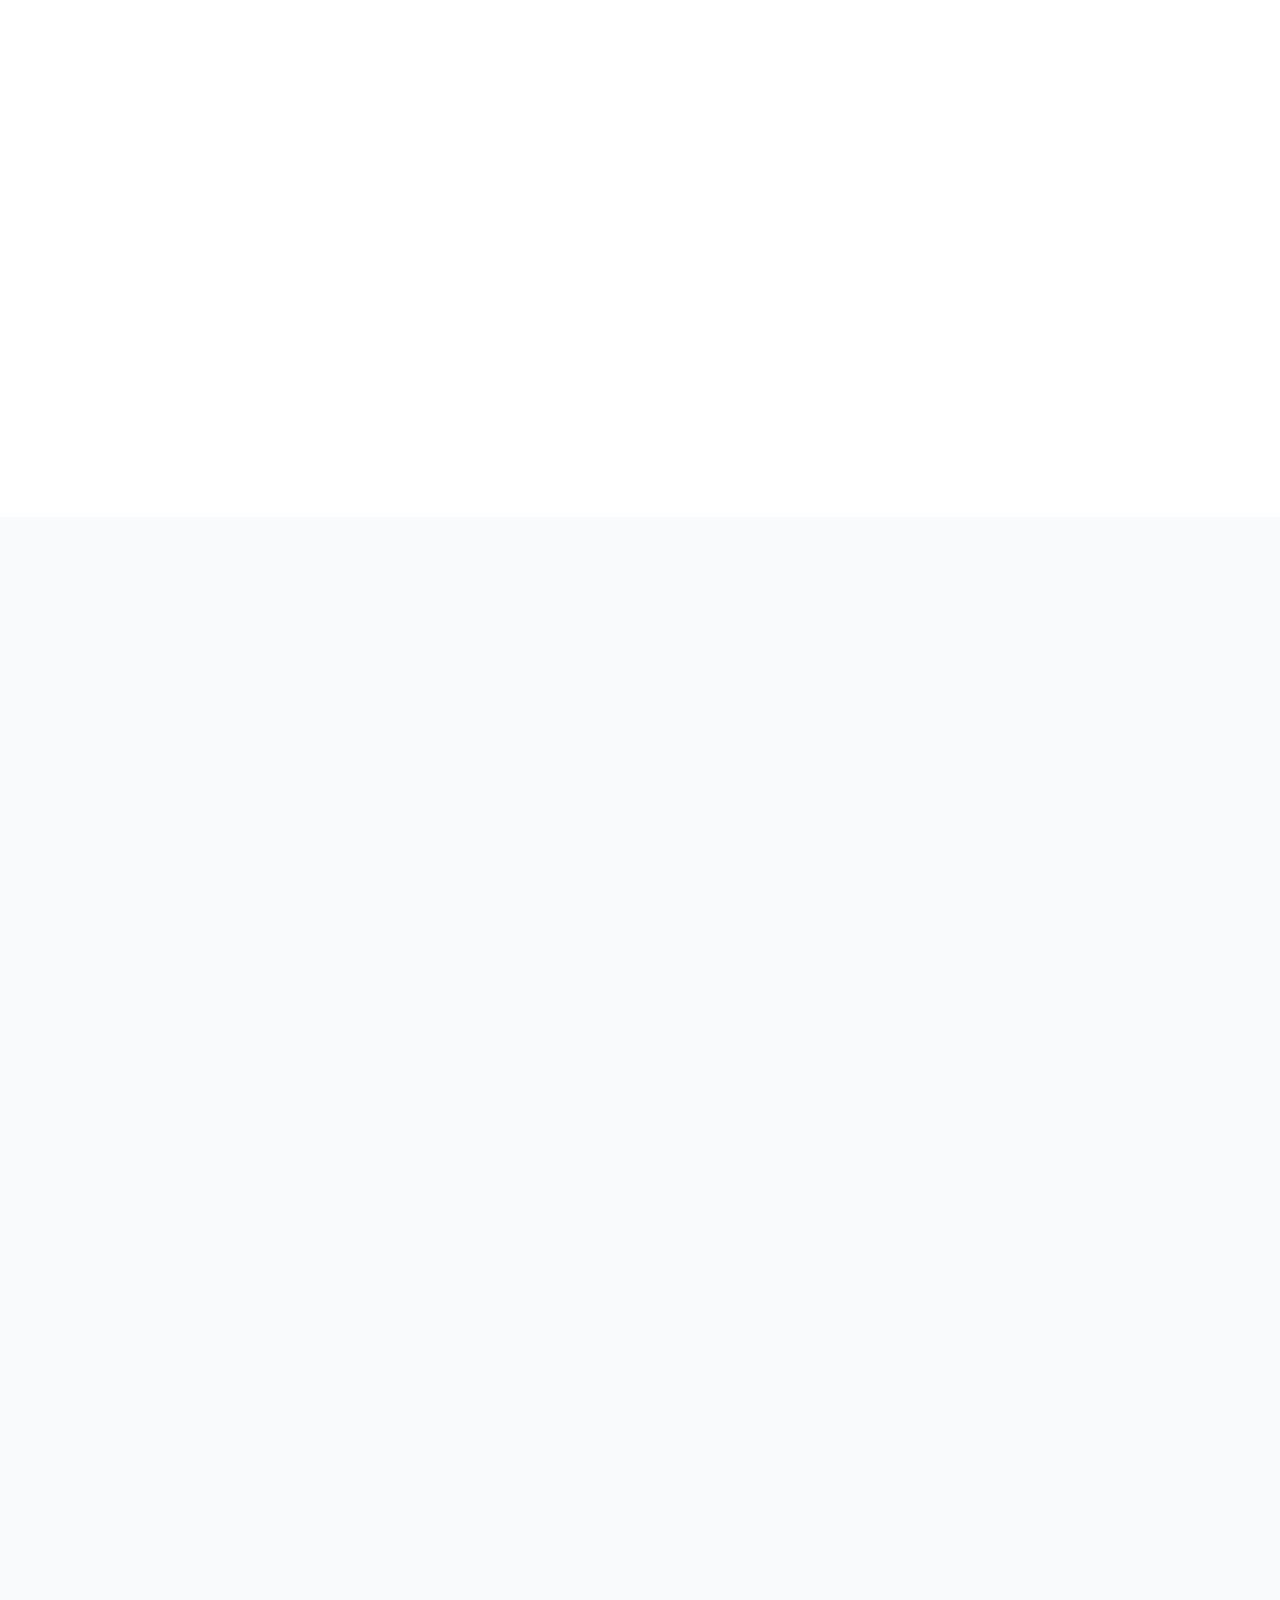
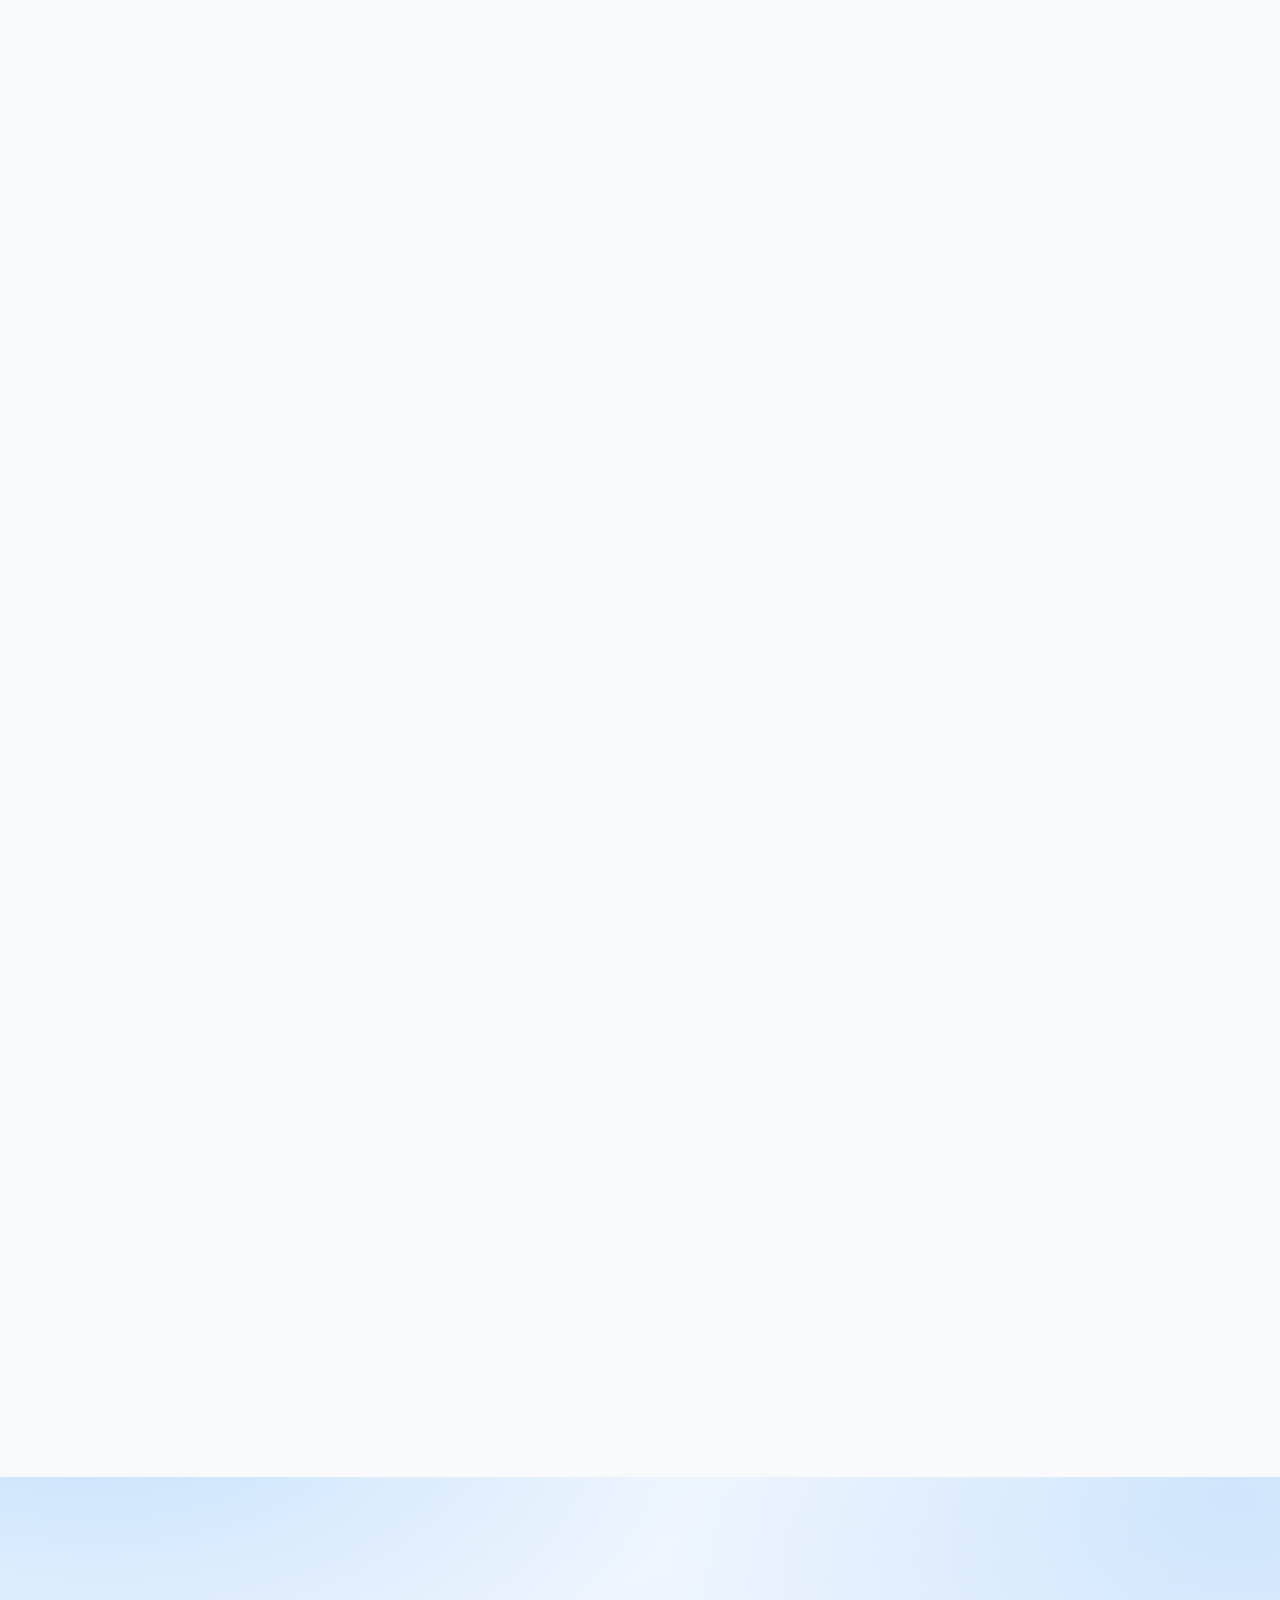
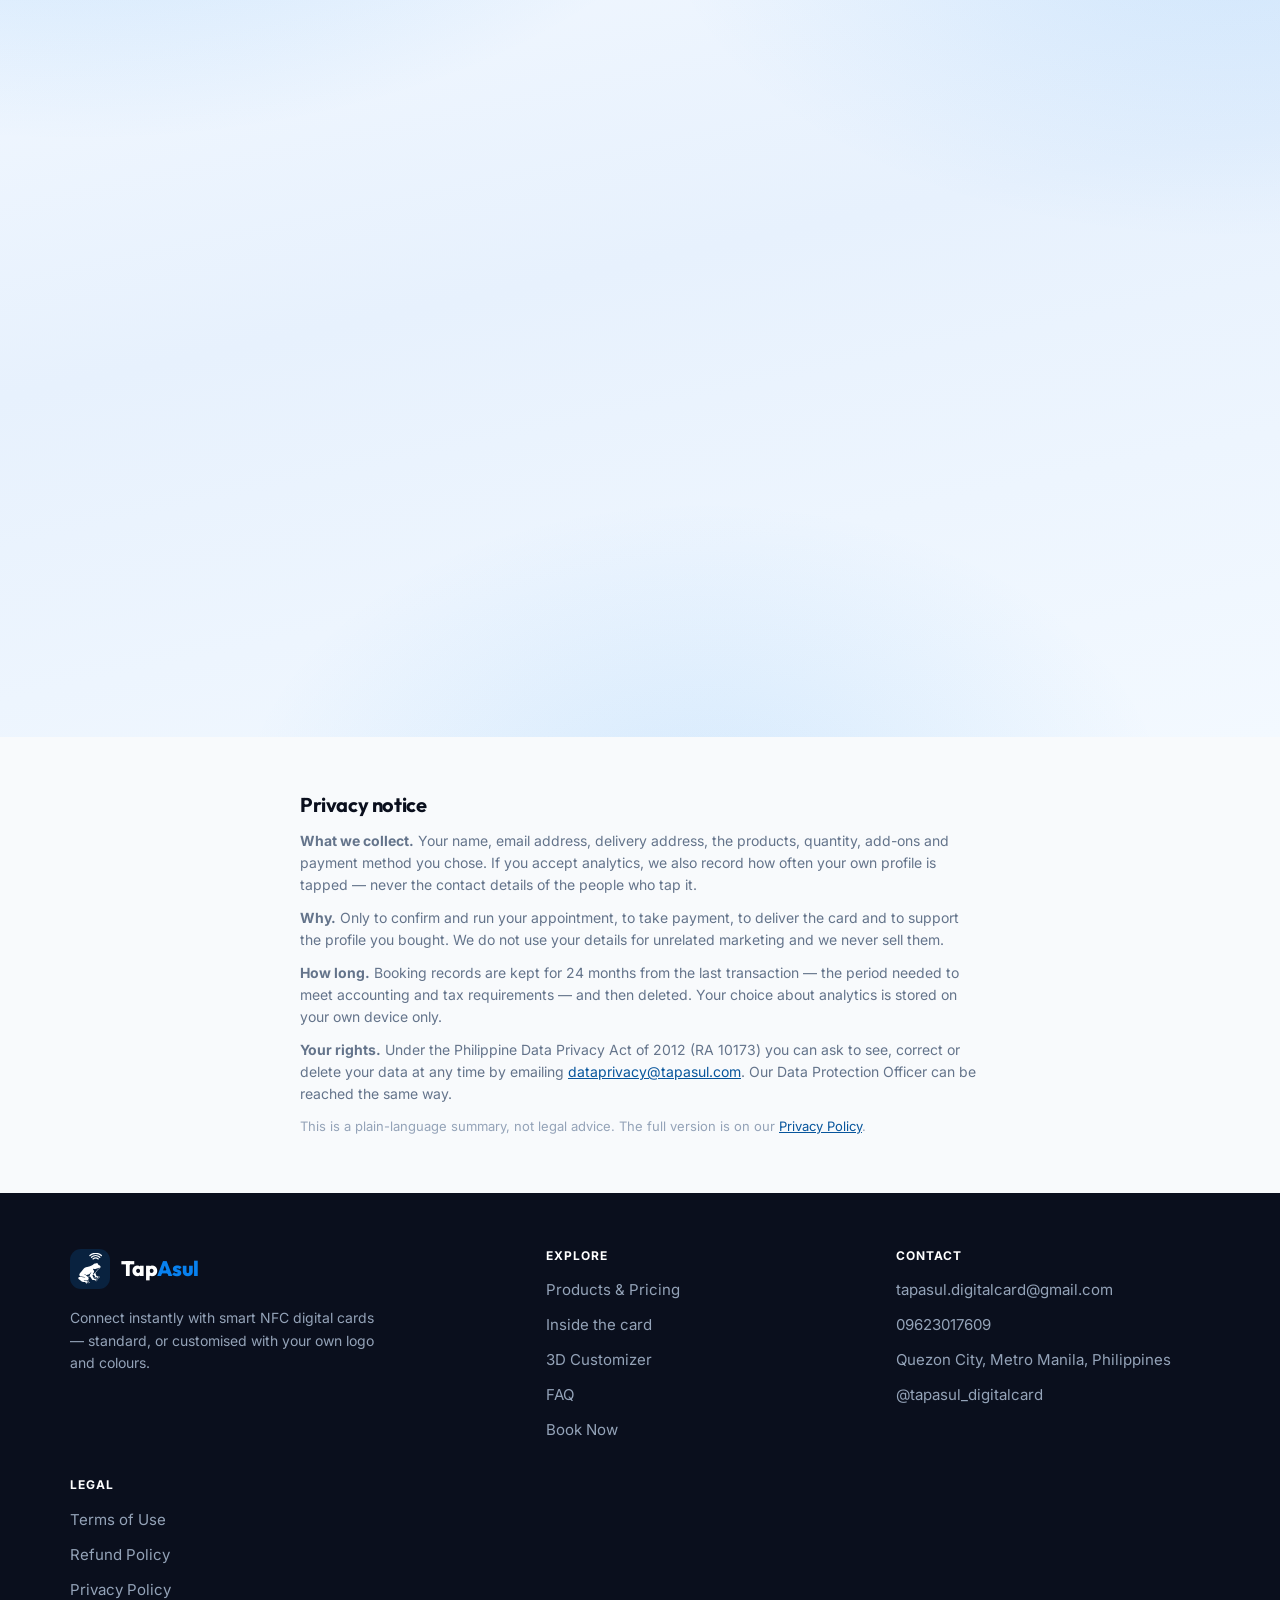
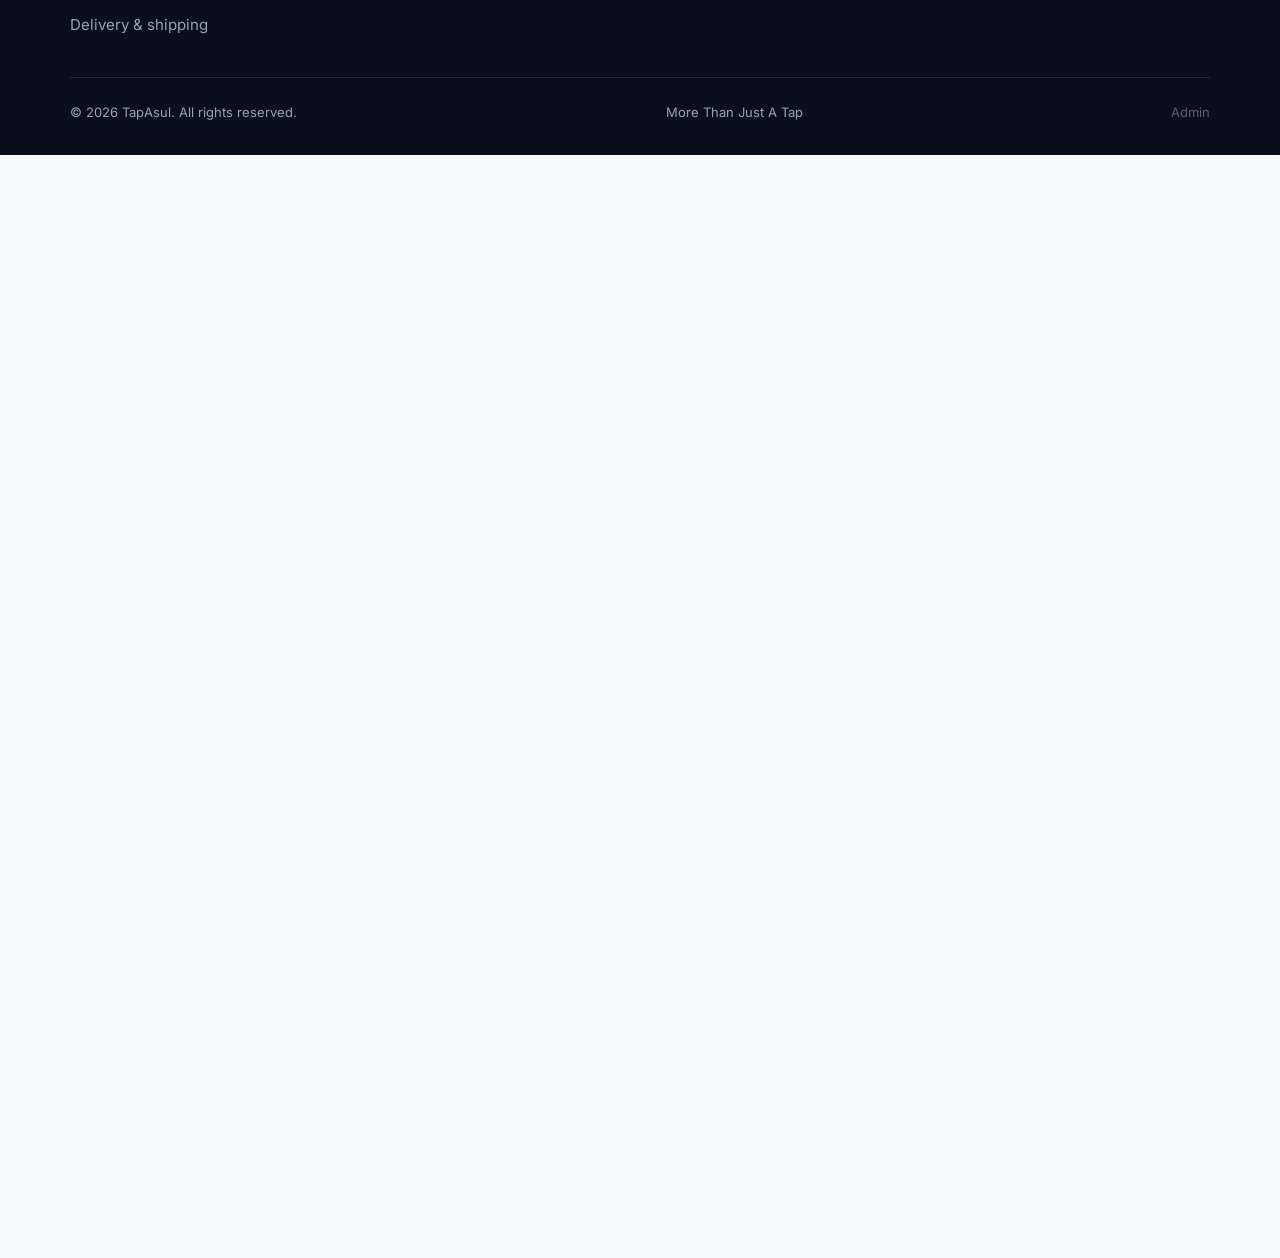
<file: v2/index.html>
<!DOCTYPE html>
<html lang="en">
<head>
  <meta charset="UTF-8">
  <meta name="viewport" content="width=device-width, initial-scale=1.0">
  <meta name="robots" content="index,follow">
  <meta name="theme-color" content="#0881ef">

  <!-- seo:begin — generated from site.config.js by `node tools/build-seo.js`.
       Edit site.config.js, not this block. Cloudflare runs the build for you. -->
  <title>TapAsul | Smart NFC Digital Cards</title>
  <meta name="description" content="Discover TapAsul smart NFC digital cards — standard or fully customised with your own logo, colours and live profile. Tap to share your contact card, anywhere in the Philippines.">
  <link rel="canonical" href="https://tapasul.example/">

  <!-- Open Graph / social sharing -->
  <meta property="og:type" content="website">
  <meta property="og:site_name" content="TapAsul">
  <meta property="og:title" content="TapAsul | Smart NFC Digital Cards">
  <meta property="og:description" content="Connect instantly with a smart NFC digital card — standard, or customised with your own logo and colours.">
  <meta property="og:image" content="https://tapasul.example/assets/social-preview.png">
  <meta property="og:image:width" content="1200">
  <meta property="og:image:height" content="630">
  <meta property="og:url" content="https://tapasul.example/">
  <meta property="og:locale" content="en_PH">
  <meta property="og:image:alt" content="TapAsul smart NFC digital card">
  <meta name="twitter:card" content="summary_large_image">
  <meta name="twitter:title" content="TapAsul | Smart NFC Digital Cards">
  <meta name="twitter:description" content="Connect instantly with a smart NFC digital card — standard, or customised with your own logo and colours.">
  <meta name="twitter:image" content="https://tapasul.example/assets/social-preview.png">
  <!-- seo:end -->

  <!-- Icons -->
  <link rel="icon" type="image/svg+xml" href="favicon.svg">
  <link rel="apple-touch-icon" href="assets/apple-touch-icon.png">
  <link rel="manifest" href="manifest.webmanifest">

  <!-- Styles. Fonts fall back to system stack — no blocking network request. -->
  <link rel="preload" href="assets/fonts/inter-latin.woff2" as="font" type="font/woff2" crossorigin>
  <link rel="preload" href="assets/fonts/outfit-latin.woff2" as="font" type="font/woff2" crossorigin>
  <link rel="stylesheet" href="fonts.css">
  <link rel="stylesheet" href="styles.css">

  <!-- ld:begin — generated from site.config.js. Structured data helps Google
       show your price and FAQs directly in search results. -->
<script type="application/ld+json" id="structured-data">
  {
    "@context": "https://schema.org",
    "@graph": [
      {
        "@type": "Organization",
        "@id": "https://tapasul.example/#org",
        "name": "TapAsul",
        "url": "https://tapasul.example/",
        "slogan": "More Than Just A Tap",
        "logo": "https://tapasul.example/assets/apple-touch-icon.png",
        "email": "tapasul.digitalcard@gmail.com",
        "telephone": "+639623017609",
        "sameAs": [
          "https://www.instagram.com/tapasul_digitalcard"
        ],
        "address": {
          "@type": "PostalAddress",
          "addressLocality": "Quezon City, Metro Manila, Philippines",
          "addressCountry": "PH"
        },
        "contactPoint": {
          "@type": "ContactPoint",
          "contactType": "customer support",
          "email": "tapasul.digitalcard@gmail.com",
          "telephone": "+639623017609",
          "availableLanguage": [
            "en",
            "fil"
          ]
        }
      },
      {
        "@type": "WebSite",
        "@id": "https://tapasul.example/#site",
        "url": "https://tapasul.example/",
        "name": "TapAsul",
        "publisher": {
          "@id": "https://tapasul.example/#org"
        }
      },
      {
        "@type": "Product",
        "name": "Standard Digital Card",
        "description": "The TapAsul NFC card in our artwork — configured with your profile, socials and contact card download.",
        "image": "https://tapasul.example/assets/card-front.jpg",
        "brand": {
          "@type": "Brand",
          "name": "TapAsul"
        },
        "offers": {
          "@type": "Offer",
          "price": 999,
          "priceCurrency": "PHP",
          "availability": "https://schema.org/PreOrder",
          "url": "https://tapasul.example/#preorder"
        }
      },
      {
        "@type": "Product",
        "name": "Premium Digital Card",
        "description": "Your own logo, colours and design — customisation is included, plus priority booking and unlimited artwork revisions.",
        "image": "https://tapasul.example/assets/card-front.jpg",
        "brand": {
          "@type": "Brand",
          "name": "TapAsul"
        },
        "offers": {
          "@type": "Offer",
          "price": 2499,
          "priceCurrency": "PHP",
          "availability": "https://schema.org/PreOrder",
          "url": "https://tapasul.example/#preorder"
        }
      },
      {
        "@type": "FAQPage",
        "mainEntity": [
          {
            "@type": "Question",
            "name": "How does the TapAsul Digital Card work?",
            "acceptedAnswer": {
              "@type": "Answer",
              "text": "TapAsul uses embedded NFC (Near Field Communication) chips. When tapped against any modern iOS or Android smartphone, it instantly opens your custom dynamic landing page — allowing clients to save your contact info or view links without installing any app."
            }
          },
          {
            "@type": "Question",
            "name": "What is the ₱149 monthly hosting fee for?",
            "acceptedAnswer": {
              "@type": "Answer",
              "text": "The ₱149 monthly subscription maintains your dynamic web page server, analytics tracking, contact vCard download links, and allows you to request real-time updates to your contact details anytime."
            }
          },
          {
            "@type": "Question",
            "name": "Can my card open my Google Business review page or my socials?",
            "acceptedAnswer": {
              "@type": "Answer",
              "text": "Yes — that is what the card is for. Tell us which links you want when you book (a Google Business review page, your socials, your menu, your portfolio). You can change them later at any time, without reprinting the card, as long as the hosting is active."
            }
          },
          {
            "@type": "Question",
            "name": "What is the difference between the standard and the premium card?",
            "acceptedAnswer": {
              "@type": "Answer",
              "text": "The standard card is our own artwork — printed, programmed and handed to you at your appointment. The premium card is ₱2,499 and includes your own logo and colours, a premium card finish, priority appointment slots and unlimited artwork revisions. Its hosting is ₱299 a month."
            }
          },
          {
            "@type": "Question",
            "name": "Do I need to install an app?",
            "acceptedAnswer": {
              "@type": "Answer",
              "text": "No. NFC works natively on iPhone 7 and newer (iOS 11+) and on essentially all modern Android phones. Your customer taps, a link opens in their browser, and that's it."
            }
          },
          {
            "@type": "Question",
            "name": "How long does it take to get my card?",
            "acceptedAnswer": {
              "@type": "Answer",
              "text": "Most cards are printed, programmed and handed to you during your appointment. If you would rather have it delivered, production and delivery within Metro Manila typically takes 5–7 working days after artwork approval, and 7–12 working days provincial. You will receive a tracking number by email."
            }
          },
          {
            "@type": "Question",
            "name": "Do I get analytics on my card?",
            "acceptedAnswer": {
              "@type": "Answer",
              "text": "Yes. We record the date, the city and roughly how each tap happened, and we share that with you — ask us any time and we will send you the report. Tap counts show you which card is actually being used. We do not read or store anything about the person who tapped."
            }
          },
          {
            "@type": "Question",
            "name": "Can I update my details after the card is printed?",
            "acceptedAnswer": {
              "@type": "Answer",
              "text": "Yes, and that is the point of a digital card. Your contact details, links, socials and photo can be changed at any time, without reprinting the card — just email us and we will update it, usually the same day. The hosting fee covers this for as long as you keep it active."
            }
          },
          {
            "@type": "Question",
            "name": "How much is shipping and how do I get my card?",
            "acceptedAnswer": {
              "@type": "Answer",
              "text": "Delivery is charged before you confirm, so the total you see is the total you pay. We ship with a tracked courier and you get the tracking number by email. Or choose \"Collect at my appointment\" and there is no delivery fee at all."
            }
          },
          {
            "@type": "Question",
            "name": "What does the monthly hosting fee include?",
            "acceptedAnswer": {
              "@type": "Answer",
              "text": "Your live tap profile (contact card, links, socials and photo), tap analytics, unlimited edits to those details, the hosting itself, and support. It does not include a new physical card — that is billed separately as a replacement."
            }
          },
          {
            "@type": "Question",
            "name": "What material is the card made of, and how thick is it?",
            "acceptedAnswer": {
              "@type": "Answer",
              "text": "It is a matte PVC card with an embedded NFC chip — roughly the thickness of a normal bank card, so it fits in a standard wallet. The cut edge is white, and the card is sealed so it survives a bag or a pocket."
            }
          },
          {
            "@type": "Question",
            "name": "Can I get more than one profile on the same card, or replace a card later?",
            "acceptedAnswer": {
              "@type": "Answer",
              "text": "Yes. Extra profiles and replacement cards are available as add-ons in the booking form, so you can see the price before you commit. A replacement is printed with the same artwork you already approved."
            }
          },
          {
            "@type": "Question",
            "name": "Do I have to come to your office to get my card?",
            "acceptedAnswer": {
              "@type": "Answer",
              "text": "No — but most people prefer to. You book a date and time, we print and program your card while you wait, and you walk out with it in about 30 minutes. If you cannot come in, choose delivery and we will ship the finished card to you."
            }
          },
          {
            "@type": "Question",
            "name": "What is your refund policy?",
            "acceptedAnswer": {
              "@type": "Answer",
              "text": "Because every card is printed to your own design, we cannot resell it. Bookings cancelled more than 24 hours before your appointment are refunded in full, less any delivery fee already paid. Once production starts, a custom-printed card cannot be refunded. Read the full Refund Policy before you book."
            }
          }
        ]
      }
    ]
  }
  </script>
  <!-- ld:end -->
</head>

<body>
  <!-- ============ PRIVACY CONSENT GATE ============
       Blocks the page until the visitor accepts or declines. If they decline
       we never store anything locally and never load analytics.
       Set privacyConsent.enabled = false in site.config.js to remove it. -->
  <div class="consent" id="consentGate" hidden>
    <div class="consent__card" role="dialog" aria-modal="true" aria-labelledby="consentTitle" aria-describedby="consentBody">
      <img class="consent__mark" src="assets/logo-frog.svg" alt="" width="40" height="52">
      <h2 id="consentTitle">Before you continue</h2>
      <p id="consentBody"></p>
      <div class="consent__actions">
        <button class="btn btn--primary" type="button" id="consentAccept">Accept and continue</button>
        <button class="btn btn--ghost" type="button" id="consentDecline">Continue without tracking</button>
      </div>
      <p class="consent__fine"><a href="privacy-policy.html">Read our privacy notice</a></p>
    </div>
  </div>

  <a class="skip-link" href="#main" data-text="content.labels.skipToContent">Skip to content</a>

  <!-- ================= HEADER ================= -->
  <header class="header">
    <div class="container header__inner">
      <a href="#home" class="logo" aria-label="TapAsul — home">
        <span class="logo__mark" aria-hidden="true">
          <img src="assets/logo-frog.svg" alt="" width="24" height="31" data-logo="mark">
        </span>
        <span class="logo__text" data-brand-text>Tap<span>Asul</span></span>
      </a>

      <nav class="nav" aria-label="Primary">
        <a href="#products" data-text="content.nav.products">Products &amp; Pricing</a>
        <a href="#customizer" data-text="content.nav.customizer">3D Customizer</a>
        <a href="#faq" data-text="content.nav.faq">FAQ</a>
        <a href="#team" data-text="content.nav.team">Team</a>
      </nav>

      <div class="header__cta">
        <a href="#preorder" class="btn btn--primary btn--sm">
          <svg viewBox="0 0 24 24" fill="none" stroke="currentColor" stroke-width="2" stroke-linecap="round" stroke-linejoin="round" aria-hidden="true"><path d="M6 2 3 6v14a2 2 0 0 0 2 2h14a2 2 0 0 0 2-2V6l-3-4z"/><path d="M3 6h18"/><path d="M16 10a4 4 0 0 1-8 0"/></svg>
          <span class="cta-label" data-text="content.nav.order">Book Now</span>
        </a>

        <button class="nav-toggle" type="button" id="navToggle"
                aria-expanded="false" aria-controls="mobileDrawer" aria-label="Open menu">
          <svg class="nav-toggle__open" viewBox="0 0 24 24" fill="none" stroke="currentColor" stroke-width="2" stroke-linecap="round" aria-hidden="true"><path d="M3 6h18M3 12h18M3 18h18"/></svg>
          <svg class="nav-toggle__close" viewBox="0 0 24 24" fill="none" stroke="currentColor" stroke-width="2" stroke-linecap="round" aria-hidden="true"><path d="M18 6L6 18M6 6l12 12"/></svg>
        </button>
      </div>
    </div>
  </header>

  <!-- mobile drawer -->
  <div class="drawer" id="mobileDrawer">
    <ul>
      <li><a href="#products" data-text="content.nav.products">Products &amp; Pricing</a></li>
      <li><a href="#customizer" data-text="content.nav.customizer">3D Customizer</a></li>
      <li><a href="#faq" data-text="content.nav.faq">FAQ</a></li>
      <li><a href="#team" data-text="content.nav.team">Team</a></li>
      <li><a href="#preorder" data-text="content.nav.order">Book</a></li>
    </ul>
    <a href="#preorder" class="btn btn--primary btn--block" data-text="content.hero.ctaPrimary">Book your TapAsul</a>
  </div>

  <main id="main">
    <!-- ================= HERO ================= -->
    <section class="hero" id="home">
      <div class="container hero__grid">
        <div>
          <div class="pill">
            <span class="pill__dot" aria-hidden="true"></span>
            <span data-text="content.hero.pill">More Than Just A Tap</span>
          </div>

          <h1 data-html="content.hero.headline">Connect instantly with <em>smart NFC</em> technology</h1>

          <p class="hero__lede" data-text="content.hero.lede">
            Elevate your personal branding and business networking with TapAsul digital cards
            or customised with your own logo and colours. Seamless, fast, and modern.
          </p>

          <div class="hero__actions">
            <a href="#preorder" class="btn btn--primary btn--lg">
              <span data-text="content.hero.ctaPrimary">Order your TapAsul</span>
              <svg viewBox="0 0 24 24" fill="none" stroke="currentColor" stroke-width="2.2" stroke-linecap="round" stroke-linejoin="round" aria-hidden="true"><path d="M5 12h14M13 6l6 6-6 6"/></svg>
            </a>
            <a href="#customizer" class="btn btn--ghost btn--lg" data-text="content.hero.ctaSecondary">Try the 3D studio</a>
          </div>
        </div>

        <div class="stage">
          <div class="stage__viewport is-loading" id="hero3d"
               role="img"
               aria-label="Interactive 3D preview of a TapAsul NFC card">
            <!-- three.js canvas is injected here; SVG fallback if WebGL unavailable -->
          </div>
          <div class="stage__bar">
            <p class="stage__hint">
              <svg viewBox="0 0 24 24" fill="none" stroke="currentColor" stroke-width="2" stroke-linecap="round" stroke-linejoin="round" aria-hidden="true"><path d="M12 3v18M8 7l4-4 4 4M8 17l4 4 4-4"/><path d="M3 12h18M7 8l-4 4 4 4M17 8l4 4-4 4"/></svg>
              <span data-text="content.hero.stageHint">Drag to rotate · scroll to read on</span>
            </p>
            <div class="segmented segmented--sm" role="group" aria-label="Card side" id="sideToggle">
              <button type="button" data-side="front" aria-pressed="true" data-text="content.labels.sideFront">Front</button>
              <button type="button" data-side="back" aria-pressed="false" data-text="content.labels.sideBack">Back</button>
            </div>
          </div>
        </div>
      </div>
    </section>

    <!-- ================= PRODUCTS ================= -->
    <section class="section section--alt" id="products">
      <div class="container">
        <div class="section-head">
          <h2 data-text="content.sections.products.title">Our hardware products</h2>
          <p data-text="content.sections.products.sub">Choose the perfect smart solution for your personal brand or retail storefront.</p>
        </div>
        <div class="products-grid" id="productGrid" data-render="products">
          <!-- placeholders shown while site.config.js is parsed; replaced by the real cards -->
          <div class="product product--skeleton" aria-hidden="true">
            <div class="skeleton" style="height:180px"></div>
            <div class="skeleton" style="height:22px;width:70%;margin-top:14px"></div>
            <div class="skeleton" style="height:14px;width:90%;margin-top:10px"></div>
            <div class="skeleton" style="height:44px;margin-top:16px"></div>
          </div>
          <div class="product product--skeleton" aria-hidden="true">
            <div class="skeleton" style="height:180px"></div>
            <div class="skeleton" style="height:22px;width:60%;margin-top:14px"></div>
            <div class="skeleton" style="height:14px;width:85%;margin-top:10px"></div>
            <div class="skeleton" style="height:44px;margin-top:16px"></div>
          </div>
        </div>
      </div>
    </section>

    <!-- ================= INSIDE THE CARD ================= -->
    <section class="section section--alt" id="inside">
      <div class="container">
        <div class="section-head">
          <span class="eyebrow" data-text="content.sections.inside.eyebrow">Inside the card</span>
          <h2 data-text="content.sections.inside.title">What a tap actually opens</h2>
          <p data-text="content.sections.inside.sub">Your card is only the doorway. This is what sits behind it.</p>
        </div>

        <div class="inside__compare" id="insideCompare">
          <!-- rendered from site.config.js -> inside.columns -->
        </div>

        <div class="inside__featured" id="insideFeatured">
          <!-- rendered from site.config.js -> inside.featured -->
        </div>
      </div>
    </section>

    <!-- ================= 3D CUSTOMIZER ================= -->
    <section class="section section--dark" id="customizer">
      <div class="container">
        <div class="section-head">
          <span class="eyebrow" data-text="content.sections.customizer.eyebrow">Live preview</span>
          <h2 data-text="content.sections.customizer.title">3D customizer studio</h2>
          <p data-text="content.sections.customizer.sub">Personalise your card in real time, then book your appointment.</p>
        </div>

        <div class="customizer-grid">
          <!-- controls -->
          <div class="panel">
            <div>
              <span class="field-label" id="modelLabel" data-text="content.labels.modelType">Model type</span>
              <div class="segmented" role="group" aria-labelledby="modelLabel" id="modelToggle">
                <!-- filled from config -->
              </div>
            </div>

            <div id="brandingBlock">
              <span class="field-label" id="brandingLabel" data-text="content.labels.branding">Card branding</span>
              <div class="segmented" role="group" aria-labelledby="brandingLabel" id="brandingToggle">
                <!-- filled from config -->
              </div>
              <p class="panel__hint" id="brandingHint"></p>
            </div>

            <div id="customBlock" hidden>
              <span class="field-label" id="logoLabel" data-text="content.labels.yourLogo">Your logo</span>
              <label class="filepick" for="logoUpload">
                <svg viewBox="0 0 24 24" fill="none" stroke="currentColor" stroke-width="2" stroke-linecap="round" stroke-linejoin="round" aria-hidden="true"><path d="M12 16V4M8 8l4-4 4 4"/><path d="M4 16v2a2 2 0 0 0 2 2h12a2 2 0 0 0 2-2v-2"/></svg>
                <span id="logoFileName" data-text="content.labels.chooseFile">Choose an image</span>
                <input type="file" id="logoUpload" accept="image/*" hidden>
              </label>
              <p class="panel__hint" id="logoHint" data-text="content.labels.logoHint">PNG or JPG with a transparent background works best.</p>

              <span class="field-label" data-text="content.labels.background">Background colour</span>
              <div class="swatches" id="colourSwatches" role="group"></div>

              <span class="field-label" data-text="content.labels.gradient">Gradient</span>
              <div class="swatches" id="gradientSwatches" role="group"></div>
            </div>

            <div>
              <label class="field-label" for="customName" data-text="content.labels.nameOnProduct">Name on product</label>
              <input class="input-dark" type="text" id="customName"
                     maxlength="24" autocomplete="off" spellcheck="false"
                     placeholder="Your business name"
                     aria-describedby="customNameHint">
              <p id="customNameHint" class="panel__hint" data-text="content.labels.nameHint">Printed onto the live 3D model.</p>
            </div>

            <div>
              <span class="field-label" id="finishLabel" data-text="content.labels.finish">Finish</span>
              <div class="segmented segmented--sm" role="group" aria-labelledby="finishLabel" id="finishToggle">
                <!-- filled from config -->
              </div>
            </div>
          </div>

          <!-- viewport -->
          <div class="studio">
            <div class="studio__viewport is-loading" id="studio3d"
                 role="img"
                 aria-label="Interactive 3D preview of your customised TapAsul product">
            </div>
            <div class="studio__controls">
              <div class="segmented segmented--sm" role="group" aria-label="Card side" id="sideToggleStudio">
                <button type="button" data-side="front" aria-pressed="true" data-text="content.labels.sideFront">Front</button>
                <button type="button" data-side="back" aria-pressed="false" data-text="content.labels.sideBack">Back</button>
              </div>
            </div>
            <p class="studio__caption" data-text="content.labels.dragToRotate">Drag to rotate</p>
          </div>
        </div>
      </div>
    </section>

    <!-- ================= FAQ ================= -->
    <section class="section section--alt" id="faq">
      <div class="container">
        <div class="section-head">
          <h2 data-text="content.sections.faq.title">Frequently asked questions</h2>
          <p data-text="content.sections.faq.sub">Everything you need to know about TapAsul technology and ordering.</p>
        </div>
        <div class="faq" id="faqList" data-render="faq">
          <!-- generated from site.config.js -->
        </div>
      </div>
    </section>

    <!-- ================= DELIVERY & SHIPPING ================= -->
    <section class="section section--tight" id="delivery">
      <div class="container">
        <div class="section-head">
          <h2 data-text="content.sections.delivery.title">Delivery &amp; shipping</h2>
          <p data-text="content.sections.delivery.sub">How your order gets to you, and what it costs.</p>
        </div>
        <ol class="steps" id="deliverySteps">
          <!-- generated from site.config.js -->
        </ol>
        <div class="delivery-grid" id="deliveryInfo">
          <!-- generated from site.config.js -->
        </div>
        <p class="form-note" id="shippingNote"></p>
      </div>
    </section>

    <!-- ================= SUPPORT ================= -->
    <section class="section section--muted section--tight" id="support">
      <div class="container">
        <div class="section-head">
          <h2 data-text="content.sections.support.title">Support &amp; contact</h2>
          <p data-text="content.sections.support.sub">Talk to a human before or after you order.</p>
        </div>
        <div class="support-grid" id="supportGrid">
          <!-- generated from site.config.js -->
        </div>
        <p class="form-note" id="supportNote"></p>
      </div>
    </section>

    <!-- ================= TEAM ================= -->
    <section class="section section--muted" id="team">
      <div class="container">
        <div class="section-head">
          <h2 data-text="content.sections.team.title">Meet the leadership</h2>
          <p data-text="content.sections.team.sub">The team driving contactless technology and modern digital solutions.</p>
        </div>
        <div class="team-grid" id="teamGrid" data-render="team">
          <!-- generated from site.config.js -->
        </div>
      </div>
    </section>

    <!-- ================= BOOKING ================= -->
    <section class="section booking" id="preorder">
      <form class="container" id="preOrderForm" novalidate>

        <!-- ── header bar ── -->
        <div class="booking__head">
          <div>
            <span class="booking__eyebrow" id="bookingEyebrow">
              <svg viewBox="0 0 24 24" fill="none" stroke="currentColor" stroke-width="2.4" stroke-linecap="round" stroke-linejoin="round" aria-hidden="true"><path d="M20 6 9 17l-5-5"/></svg>
              Complete your booking
            </span>
            <p class="booking__status" id="bookingStatus">Booking status · 1 card · confirmation by email</p>
          </div>
          <a href="#customizer" class="btn btn--glass btn--sm" id="bookingBack">
            <svg viewBox="0 0 24 24" fill="none" stroke="currentColor" stroke-width="2.2" stroke-linecap="round" stroke-linejoin="round" aria-hidden="true"><path d="M19 12H5"/><path d="m12 19-7-7 7-7"/></svg>
            Back to the studio
          </a>
        </div>

        <!-- ── the three panels ── -->
        <div class="booking__grid">

          <!-- 1 · WHAT YOU'RE BOOKING -->
          <section class="glass glass--types" aria-labelledby="bookingTypesLabel">
            <header class="glass__head">
              <h3 id="bookingTypesLabel" data-text="content.form.typeLegend">What you're booking</h3>
              <span class="glass__badge" id="bookingTypeBadge">1 card</span>
            </header>

            <div class="booking__types" id="bookingTypes"></div>

            <div class="booking__qty">
              <span class="field-label" id="qtyLabel" data-text="content.form.qtyLabel">Quantity</span>
              <div class="qty" role="group" aria-labelledby="qtyLabel">
                <button type="button" id="qtyMinus" aria-label="Decrease quantity">−</button>
                <input type="number" id="orderQty" name="quantity" value="1" min="1" max="999"
                       inputmode="numeric" aria-label="Quantity">
                <button type="button" id="qtyPlus" aria-label="Increase quantity">+</button>
              </div>
            </div>

            <fieldset class="booking__addons" id="addOnsBlock">
              <legend class="field-label" data-text="content.form.addOnsLabel">Add-ons</legend>
              <div class="choice-list" id="addOnsList">
                <!-- generated from site.config.js -->
              </div>
            </fieldset>

            <!-- the "choose your 2 features" picker (Standard card) -->
            <fieldset class="booking__features" id="featurePickBlock" hidden>
              <legend class="field-label" id="featurePickLabel">Your 2 features</legend>
              <p class="field__hint" id="featurePickHint"></p>
              <div class="feature-chips" id="featurePickList">
                <!-- generated from site.config.js -> inside.featured -->
              </div>
              <p class="field__error" id="featurePickError" role="alert"></p>
            </fieldset>

            <div class="booking__where">
              <span class="field-label" data-text="content.form.locationLabel">Where we meet</span>
              <p class="booking__where-name" id="bookingLocation"></p>
              <p class="booking__where-note" id="bookingLocationNote"></p>
              <p class="booking__where-note" id="bookingBring"></p>
            </div>
          </section>

          <!-- 2 · APPOINTMENT DETAILS -->
          <section class="glass glass--details" aria-labelledby="bookingDetailsLabel">
            <header class="glass__head">
              <h3 id="bookingDetailsLabel" data-text="content.steps.details.title">Appointment details</h3>
              <span class="glass__badge glass__badge--ok">Free to book</span>
            </header>

            <div class="field">
              <label for="bookingDate" data-text="content.form.dateLabel">Preferred date</label>
              <input class="input" type="date" id="bookingDate" name="date" required aria-describedby="dateError">
              <p class="field__error" id="dateError" role="alert"></p>
            </div>

            <div class="field">
              <span class="field-label" id="slotLabel" data-text="content.form.slotLabel">Preferred time</span>
              <div class="slots" id="slotGrid" role="radiogroup" aria-labelledby="slotLabel"></div>
              <p class="field__hint" id="slotHint" role="status"></p>
            </div>

            <div class="two-col">
              <div class="field">
                <label for="customerName" data-text="content.form.nameLabel">Full name</label>
                <input class="input" type="text" id="customerName" name="name" autocomplete="name"
                       placeholder="e.g. Juan Dela Cruz" data-placeholder="content.form.namePlaceholder"
                       required aria-describedby="nameError">
                <p class="field__error" id="nameError" role="alert"></p>
              </div>
              <div class="field">
                <label for="customerEmail" data-text="content.form.emailLabel">Email address</label>
                <input class="input" type="email" id="customerEmail" name="email" autocomplete="email"
                       placeholder="juan@example.com" data-placeholder="content.form.emailPlaceholder"
                       required aria-describedby="emailError">
                <p class="field__error" id="emailError" role="alert"></p>
              </div>
            </div>

            <div class="two-col">
              <div class="field">
                <label for="customerPhone" data-text="content.form.phoneLabel">Mobile number</label>
                <input class="input" type="tel" id="customerPhone" name="phone" autocomplete="tel"
                       placeholder="09XX XXX XXXX" data-placeholder="content.form.phonePlaceholder"
                       required aria-describedby="phoneError">
                <p class="field__error" id="phoneError" role="alert"></p>
              </div>
              <div class="field">
                <label for="paymentMethod" data-text="content.form.paymentLabel">Payment method</label>
                <select class="input" id="paymentMethod" name="paymentMethod"></select>
                <p class="field__hint" id="paymentHint"></p>
              </div>
            </div>

            <div class="field">
              <label for="shippingZone" data-text="content.form.zoneLabel">Delivery area</label>
              <select class="input" id="shippingZone" name="shippingZone"></select>
              <p class="field__hint" id="shippingHint"></p>
            </div>

            <div class="field">
              <label for="customerAddress" data-text="content.form.addressLabel">Delivery address</label>
              <textarea class="input" id="customerAddress" name="address" rows="2"
                        data-placeholder="content.form.addressPlaceholder"
                        placeholder="House no., street, barangay, city, province, ZIP"
                        aria-describedby="addressError"></textarea>
              <p class="field__error" id="addressError" role="alert"></p>
              <p class="field__hint" id="addressHint"></p>
            </div>

            <div class="field">
              <label for="bookingNotes" data-text="content.form.notesLabel">What should be on your card?</label>
              <textarea class="input" id="bookingNotes" name="notes" rows="3"
                        data-placeholder="content.form.notesPlaceholder"
                        placeholder="Your name, job title, links, the colours you want…"></textarea>
              <p class="field__hint" data-text="content.form.notesHint">Optional — but it saves a message later.</p>
            </div>

            <div class="booking__goodto">
              <span class="field-label">Good to know</span>
              <ul>
                <li id="bookingDuration"></li>
                <li id="bookingConfirmNote"></li>
                <li id="bookingRescheduleNote"></li>
                <li id="bookingCancelNote"></li>
              </ul>
            </div>
          </section>

          <!-- 3 · SUMMARY -->
          <section class="glass glass--summary" aria-labelledby="bookingSummaryLabel">
            <header class="glass__head">
              <h3 id="bookingSummaryLabel" data-text="content.form.summaryTitle">Booking summary</h3>
              <span class="glass__badge" id="bookingItemBadge">1 item</span>
            </header>

            <div class="summary__items" id="summaryItems"></div>

            <div class="summary__promo">
              <label class="field-label" for="promoCode" data-text="content.form.promoLabel">Promo code</label>
              <div class="summary__promo-row">
                <input class="input" type="text" id="promoCode" name="promo" placeholder="Enter code"
                       autocomplete="off" spellcheck="false">
                <button class="btn btn--glass btn--sm" type="button" id="promoApply" data-text="content.form.promoApply">Apply</button>
              </div>
              <p class="field__hint" id="promoHint" role="status"></p>
            </div>

            <dl class="summary__rows" id="summaryRows"></dl>

            <div class="summary__total">
              <div>
                <span class="summary__total-label" data-text="content.form.totalLabel">Total due</span>
                <span class="summary__recurring" id="displayHosting" hidden></span>
              </div>
              <strong id="displayTotal">₱0</strong>
            </div>

            <div class="form-status" id="formStatus" role="status" aria-live="polite"></div>
          </section>
        </div>

        <!-- ── bottom bar: steps + the big confirm button ── -->
        <div class="booking__bar">
          <ol class="booking__steps" id="bookingSteps" aria-label="Booking progress">
            <li class="is-done"><span class="booking__dot"></span>Card</li>
            <li class="is-done"><span class="booking__dot"></span>Slot</li>
            <li id="bookingStepDetails"><span class="booking__dot"></span>Details</li>
            <li id="bookingStepConfirm"><span class="booking__dot"></span>Confirm</li>
          </ol>

          <button type="submit" class="booking__cta" id="submitBtn">
            <span data-text="content.form.submit">Confirm booking</span>
            <span class="booking__cta-total" id="bookingCtaTotal"></span>
          </button>
        </div>

        <div class="booking__notes">
          <p class="form-note" id="paymentNote"></p>
          <p class="form-note">
            <a href="#privacy" id="privacyLink" data-text="content.form.privacyLink">How we handle your data</a> —
            <span id="privacyNote"></span>
          </p>
        </div>
      </form>
    </section>

    <!-- ================= PRIVACY ================= -->
    <section class="section section--tight section--muted" id="privacy">
      <div class="container" style="max-width:720px;">
        <h2 style="font-size:1.25rem;margin-bottom:14px;" data-text="content.privacy.title">Privacy notice</h2>
        <div id="privacyBody" style="font-size:.875rem;color:var(--text-muted);display:grid;gap:10px;" data-privacy>
          <p>
            <strong>What we collect.</strong> Your name and email address, plus the product and
            quantity you selected. Nothing else is captured by this page.
          </p>
          <p>
            <strong>Why.</strong> Only to confirm and run your appointment and to contact you
            about it. We do not use your details for unrelated marketing and we never sell them.
          </p>
          <p>
            <strong>How long.</strong> Order records are kept for as long as needed to fulfil the
            order and meet accounting requirements, then deleted.
          </p>
          <p>
            <strong>Your rights.</strong> Under the Philippine Data Privacy Act of 2012 (RA 10173)
            you can ask to see, correct, or delete your data at any time by emailing
            <a href="#" id="privacyEmail" style="color:var(--brand-dark);text-decoration:underline;"></a>.
          </p>
          <p style="font-size:.8125rem;color:var(--text-faint);">
            This is a plain-language summary, not legal advice. Have it reviewed before you start
            collecting real customer data at scale.
          </p>
        </div>
      </div>
    </section>
  </main>

  <!-- ================= FOOTER ================= -->
  <footer class="footer">
    <div class="container">
      <div class="footer__grid">
        <div>
          <a href="#home" class="logo" aria-label="TapAsul — home">
            <span class="logo__mark" aria-hidden="true">
              <img src="assets/logo-frog-white.svg" alt="" width="24" height="31" data-logo="mark-white">
            </span>
            <span class="logo__text" data-brand-text>Tap<span>Asul</span></span>
          </a>
          <p class="footer__blurb" id="footerBlurb"></p>
        </div>

        <div>
          <h4 data-text="content.footer.exploreTitle">Explore</h4>
          <ul>
            <li><a href="#products" data-text="content.nav.products">Products &amp; Pricing</a></li>
            <li><a href="#inside" data-text="content.nav.inside">Inside the card</a></li>
            <li><a href="#customizer" data-text="content.nav.customizer">3D Customizer</a></li>
            <li><a href="#faq" data-text="content.nav.faq">FAQ</a></li>
            <li><a href="#preorder" data-text="content.nav.order">Pre-Order</a></li>
          </ul>
        </div>

        <div>
          <h4 data-text="content.footer.contactTitle">Contact</h4>
          <ul id="footerContact">
            <!-- filled from config -->
          </ul>
        </div>

        <div>
          <h4 data-text="content.footer.legalTitle">Legal</h4>
          <ul>
            <li><a href="terms.html" data-text="content.footer.terms">Terms of Use</a></li>
            <li><a href="refund-policy.html" data-text="content.footer.refund">Refund Policy</a></li>
            <li><a href="privacy-policy.html" data-text="content.footer.privacy">Privacy Policy</a></li>
            <li><a href="#delivery" data-text="content.footer.delivery">Delivery &amp; shipping</a></li>
          </ul>
        </div>
      </div>

      <div class="footer__bottom">
        <span>© <span id="year"></span> <span data-brand-name>TapAsul</span>. <span data-text="content.footer.copyright">All rights reserved.</span></span>
        <span data-text="content.hero.pill">More Than Just A Tap</span>
        <a class="footer__admin" href="admin.html" rel="nofollow noindex">Admin</a>
      </div>
    </div>
  </footer>

  <div class="toast" id="toast" role="status" aria-live="polite"></div>

  <!-- order matters: config → shared helpers → icons → site -->
  <script src="site.config.js"></script>
  <script src="seo.js"></script>
  <script src="icons.js"></script>
  <script src="three.min.js" defer></script>
  <script src="script.js" defer></script>
  <noscript>
    <div style="padding:16px;background:#fef3c7;color:#92400e;text-align:center;font-family:system-ui,sans-serif;">
      This page works best with JavaScript enabled. You can still email us to order.
    </div>
  </noscript>
</body>
</html>
</file>
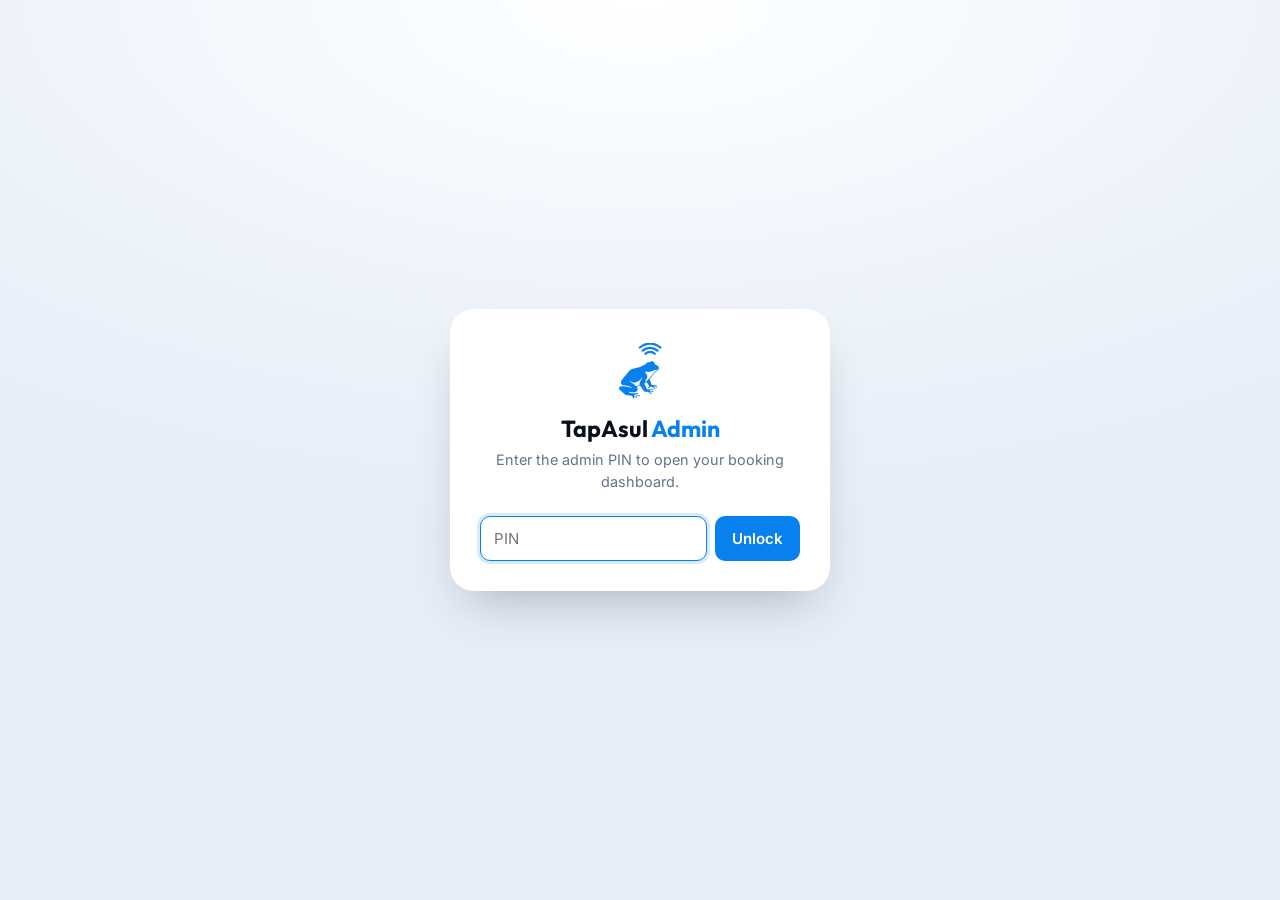
<file: admin.html>
<!DOCTYPE html>
<html lang="en">
<head>
<meta charset="UTF-8">
<meta name="viewport" content="width=device-width, initial-scale=1">
<!-- seo:begin — generated from site.config.js by `node tools/build-seo.js`. -->
  <title>TapAsul — Booking dashboard</title>
  <meta name="robots" content="noindex, nofollow">
  <link rel="canonical" href="https://tapasul.example/admin.html">
  <meta property="og:title" content="TapAsul — Booking dashboard">
  <meta property="og:description" content="Internal booking dashboard.">
  <!-- seo:end -->
<link rel="icon" type="image/svg+xml" href="favicon.svg">
<link rel="stylesheet" href="fonts.css">
<link rel="stylesheet" href="admin.css">
</head>
<body>

<!-- ================= PIN GATE ================= -->
<div class="gate" id="gate">
  <form class="gate__card" id="gateForm" autocomplete="off">
    <img class="gate__mark" src="assets/logo-frog.svg" alt="">
    <h1>TapAsul <span style="color:var(--brand)">Admin</span></h1>
    <p>Enter the admin PIN to open your booking dashboard.</p>
    <div class="gate__row">
      <label class="sr-only" for="pin">Admin PIN</label>
      <input class="input" type="password" id="pin" inputmode="numeric" placeholder="PIN" required>
      <button class="btn btn--primary" type="submit">Unlock</button>
    </div>
    <p class="gate__err" id="gateErr" role="alert">That PIN is not right. Try again.</p>
  </form>
</div>

<!-- ================= DASHBOARD ================= -->
<div class="app" id="app">

  <header class="topbar">
    <div class="topbar__in">
      <img class="topbar__mark" src="assets/logo-frog.svg" alt="">
      <div>
        <div class="topbar__title">TapAsul <span>Admin</span></div>
        <div class="topbar__sub" id="storeNote">Booking dashboard</div>
      </div>
      <div class="topbar__spacer"></div>
      <button class="btn btn--ghost btn--sm" type="button" id="refreshBtn">Refresh</button>
      <button class="btn btn--ghost btn--sm" type="button" id="lockBtn">Lock</button>
    </div>
    <nav class="tabs" role="tablist" aria-label="Dashboard sections">
      <button class="tab" type="button" role="tab" data-view="overview" aria-selected="true">Overview</button>
      <button class="tab" type="button" role="tab" data-view="orders" aria-selected="false">Bookings <span class="count" id="orderCount">0</span></button>
      <button class="tab" type="button" role="tab" data-view="pricing" aria-selected="false">Pricing</button>
      <button class="tab" type="button" role="tab" data-view="setup" aria-selected="false">Setup</button>
    </nav>
  </header>

  <main class="wrap">

    <!-- ---------------- OVERVIEW ---------------- -->
    <section class="view" id="view-overview" role="tabpanel">
      <div class="grid grid--stats" style="margin-bottom:16px">
        <div class="stat stat--accent">
          <div class="stat__label">Revenue</div>
          <div class="stat__value" id="statRevenue">₱0</div>
          <div class="stat__note" id="statRevenueNote">across all bookings</div>
        </div>
        <div class="stat">
          <div class="stat__label">Bookings</div>
          <div class="stat__value" id="statOrders">0</div>
          <div class="stat__note" id="statOrdersNote">0 this month</div>
        </div>
        <div class="stat">
          <div class="stat__label">Units</div>
          <div class="stat__value" id="statUnits">0</div>
          <div class="stat__note">cards booked</div>
        </div>
        <div class="stat">
          <div class="stat__label">Average booking</div>
          <div class="stat__value" id="statAvg">₱0</div>
          <div class="stat__note" id="statHosting">₱0 / month hosting</div>
        </div>
        <div class="stat">
          <div class="stat__label">Needs action</div>
          <div class="stat__value" id="statPending">0</div>
          <div class="stat__note">new or awaiting contact</div>
        </div>
      </div>

      <div class="grid grid--2">
        <div class="card">
          <div class="card__head">
            <h2>Bookings — last 14 days</h2>
            <div class="spacer"></div>
            <span class="badge" id="chartTotal">0 bookings</span>
          </div>
          <div class="card__body">
            <div class="chart" id="chart"></div>
          </div>
        </div>

        <div class="card">
          <div class="card__head"><h2>Product mix</h2></div>
          <div class="card__body">
            <div id="mixList"></div>
          </div>
        </div>
      </div>

      <div class="card" style="margin-top:16px">
        <div class="card__head">
          <h2>Latest bookings</h2>
          <div class="spacer"></div>
          <button class="btn btn--ghost btn--sm" type="button" data-goto="orders">See all bookings</button>
        </div>
        <div class="tablewrap" id="recentTable"></div>
      </div>
    </section>

    <!-- ---------------- ORDERS ---------------- -->
    <section class="view" id="view-orders" role="tabpanel" hidden>
      <div class="card">
        <div class="toolbar">
          <input class="input grow" type="search" id="search" placeholder="Search name, email, card or booking ID…" aria-label="Search bookings">
          <select class="select" id="filterStatus" aria-label="Filter by status"><option value="">All statuses</option></select>
          <select class="select" id="filterProduct" aria-label="Filter by card"><option value="">All cards</option></select>
          <select class="select" id="filterRange" aria-label="Filter by date">
            <option value="">All time</option>
            <option value="7">Last 7 days</option>
            <option value="30">Last 30 days</option>
            <option value="90">Last 90 days</option>
          </select>
          <button class="btn btn--ghost btn--sm" type="button" id="csvBtn">Export CSV</button>
          <button class="btn btn--ghost btn--sm" type="button" id="printBtn">Print</button>
        </div>
        <div class="tablewrap" id="ordersTable"></div>
      </div>

      <div class="card" style="margin-top:16px">
        <div class="card__head"><h2>Booking detail</h2></div>
        <div class="card__body" id="orderDetail">
          <p style="color:var(--text-muted);font-size:.9rem">Select a booking to see the full details.</p>
        </div>
      </div>
    </section>

    <!-- ---------------- PRICING ---------------- -->
    <section class="view" id="view-pricing" role="tabpanel" hidden>
      <div class="card" style="margin-bottom:16px">
        <div class="card__head">
          <h2>Products &amp; pricing</h2>
          <div class="spacer"></div>
          <button class="btn btn--ghost btn--sm" type="button" id="resetPrice">Reset to config</button>
        </div>
        <div class="card__body">
          <p style="font-size:.88rem;color:var(--text-muted);margin-bottom:6px">
            Change a number, copy the block below and paste it into <code>site.config.js</code> at the
            matching place. Nothing is saved to the server — this page never writes to your config.
          </p>
          <div id="priceRows"></div>
        </div>
      </div>

      <!-- ============ COST & SELLING-PRICE CALCULATOR ============ -->
      <div class="card" style="margin-bottom:16px">
        <div class="card__head">
          <h2>Cost &amp; selling-price calculator</h2>
          <div class="spacer"></div>
          <button class="btn btn--ghost btn--sm" type="button" id="calcReset">Clear</button>
        </div>
        <div class="card__body">
          <p style="font-size:.88rem;color:var(--text-muted);margin-bottom:16px">
            Fill this in with <em>your</em> real numbers and the calculator works out what to charge.
            Everything stays in this browser — nothing is sent anywhere. Read
            <strong>PRICING-GUIDE.md</strong> in the site folder if you want the step-by-step explanation.
          </p>

          <div class="calc">
            <div class="calc__inputs">

              <fieldset class="calc__group">
                <legend>1 · The batch you are pricing</legend>
                <div class="calc__row">
                  <label class="calc__field"><span>Units in this batch</span>
                    <input class="input" type="number" id="cQty" min="1" step="1" value="50"></label>
                  <label class="calc__field"><span>Units you expect to sell each month</span>
                    <input class="input" type="number" id="cMonthly" min="1" step="1" value="20"></label>
                </div>
              </fieldset>

              <fieldset class="calc__group">
                <legend>2 · Raw materials — per unit</legend>
                <div class="calc__row">
                  <label class="calc__field"><span>Card or acrylic body</span>
                    <input class="input" type="number" id="cBody" min="0" step="0.01" value="0" placeholder="0.00"></label>
                  <label class="calc__field"><span>NFC tag</span>
                    <input class="input" type="number" id="cNfc" min="0" step="0.01" value="0" placeholder="0.00"></label>
                  <label class="calc__field"><span>Printed panel / ink</span>
                    <input class="input" type="number" id="cPrint" min="0" step="0.01" value="0" placeholder="0.00"></label>
                  <label class="calc__field"><span>Packaging</span>
                    <input class="input" type="number" id="cPack" min="0" step="0.01" value="0" placeholder="0.00"></label>
                </div>
              </fieldset>

              <fieldset class="calc__group">
                <legend>3 · Labour &amp; one-off costs</legend>
                <div class="calc__row">
                  <label class="calc__field"><span>Your hourly rate (₱)</span>
                    <input class="input" type="number" id="cRate" min="0" step="1" value="150"></label>
                  <label class="calc__field"><span>Minutes of work per unit</span>
                    <input class="input" type="number" id="cMinutes" min="0" step="1" value="10"></label>
                  <label class="calc__field"><span>One-off setup for this batch (₱)</span>
                    <input class="input" type="number" id="cSetup" min="0" step="1" value="0" placeholder="0"></label>
                </div>
                <p class="calc__hint">One-off setup = artwork prep, test prints, dies, or a supplier minimum order. It is spread across every unit in the batch.</p>
              </fieldset>

              <fieldset class="calc__group">
                <legend>4 · Transport</legend>
                <div class="calc__row">
                  <label class="calc__field"><span>Courier cost per parcel (₱)</span>
                    <input class="input" type="number" id="cCourier" min="0" step="1" value="0"></label>
                  <label class="calc__field"><span>Units that fit in one parcel</span>
                    <input class="input" type="number" id="cPerParcel" min="1" step="1" value="10"></label>
                  <label class="calc__field"><span>Transport charged to the customer (₱)</span>
                    <input class="input" type="number" id="cShipCharge" min="0" step="1" value="0"></label>
                </div>
                <p class="calc__hint">If you charge the customer more than the courier costs you, the difference is margin. If you charge less, you are absorbing the difference — that is normal for a launch.</p>
              </fieldset>

              <fieldset class="calc__group">
                <legend>5 · Monthly operating expenses</legend>
                <div class="calc__row">
                  <label class="calc__field"><span>Website &amp; domain</span>
                    <input class="input" type="number" id="cSite" min="0" step="1" value="0"></label>
                  <label class="calc__field"><span>Software &amp; tools</span>
                    <input class="input" type="number" id="cTools" min="0" step="1" value="0"></label>
                  <label class="calc__field"><span>Marketing per month</span>
                    <input class="input" type="number" id="cMarketing" min="0" step="1" value="0"></label>
                  <label class="calc__field"><span>Admin &amp; bookkeeping (₱/month)</span>
                    <input class="input" type="number" id="cAdmin" min="0" step="1" value="0"></label>
                </div>
                <p class="calc__hint">These are the bills you pay even when you sell nothing. They are spread across the units you expect to sell each month.</p>
              </fieldset>

              <fieldset class="calc__group">
                <legend>6 · Your targets</legend>
                <div class="calc__row">
                  <label class="calc__field"><span>Target margin (%)</span>
                    <input class="input" type="number" id="cMargin" min="0" max="95" step="1" value="40"></label>
                  <label class="calc__field"><span>Discount you usually give (%)</span>
                    <input class="input" type="number" id="cDiscount" min="0" max="90" step="1" value="0"></label>
                  <label class="calc__field"><span>Monthly hosting fee per card (₱)</span>
                    <input class="input" type="number" id="cHosting" min="0" step="1" value="149"></label>
                </div>
              </fieldset>
            </div>

            <div class="calc__out" id="calcOut" aria-live="polite"></div>
          </div>

          <details class="calc__guide">
            <summary>How this works — read me first</summary>
            <ol>
              <li><strong>Cost per unit</strong> = materials + (your hourly rate × minutes per unit ÷ 60) + (one-off setup ÷ units) + (courier cost ÷ units per parcel).</li>
              <li><strong>Overheads per unit</strong> = your monthly bills ÷ units you expect to sell each month. These are real costs even if you sell one card.</li>
              <li><strong>Break-even price</strong> = cost per unit + overheads per unit. Below this you lose money on every sale.</li>
              <li><strong>Target price</strong> = break-even ÷ (1 − discount) ÷ (1 − margin). This is the smallest price that still hits your margin after a discount.</li>
              <li><strong>Recommended shelf price</strong> rounds the target up to a number that looks like a price people want to pay, then shows what you actually earn.</li>
              <li><strong>Hosting</strong> is recurring. A customer who stays 12 months at ₱149/month is worth ₱1,788 — that is what makes a one-off card price survivable.</li>
            </ol>
            <p>Two rules of thumb: a product that only earns you money once is a job, not a business — aim for repeat revenue. And never price a batch without the packaging and the courier, because those are the costs people forget.</p>
          </details>
        </div>
      </div>

      <div class="card">
        <div class="card__head">
          <h2>Ready-to-paste config</h2>
          <div class="spacer"></div>
          <button class="btn btn--primary btn--sm" type="button" id="copyPrice">Copy to clipboard</button>
        </div>
        <div class="card__body">
          <pre class="code" id="priceCode"></pre>
        </div>
      </div>
    </section>

    <!-- ---------------- SETUP ---------------- -->
    <section class="view" id="view-setup" role="tabpanel" hidden>
      <div class="card" style="margin-bottom:16px">
        <div class="card__head"><h2>How bookings reach you</h2></div>
        <div class="card__body">
          <div class="note" id="modeNote"></div>
          <div style="margin-top:18px" id="modeOptions"></div>
        </div>
      </div>

      <div class="card" style="margin-bottom:16px">
        <div class="card__head">
          <h2>Go-live checklist</h2>
          <div class="spacer"></div>
          <button class="btn btn--ghost btn--sm" type="button" id="backupBtn">Download site.config.js</button>
        </div>
        <div class="card__body" id="checklist"></div>
      </div>

      <div class="card" style="margin-bottom:16px">
        <div class="card__head"><h2>Booking storage</h2></div>
        <div class="card__body" id="storageBox"></div>
      </div>

      <div class="card">
        <div class="card__head"><h2>Business details</h2></div>
        <div class="card__body">
          <div class="grid grid--2" id="detailGrid"></div>
        </div>
      </div>
    </section>

  </main>
</div>

<div class="toast" id="toast" role="status" aria-live="polite"></div>

<script src="site.config.js"></script>
<script src="admin.js"></script>
</body>
</html>
</file>
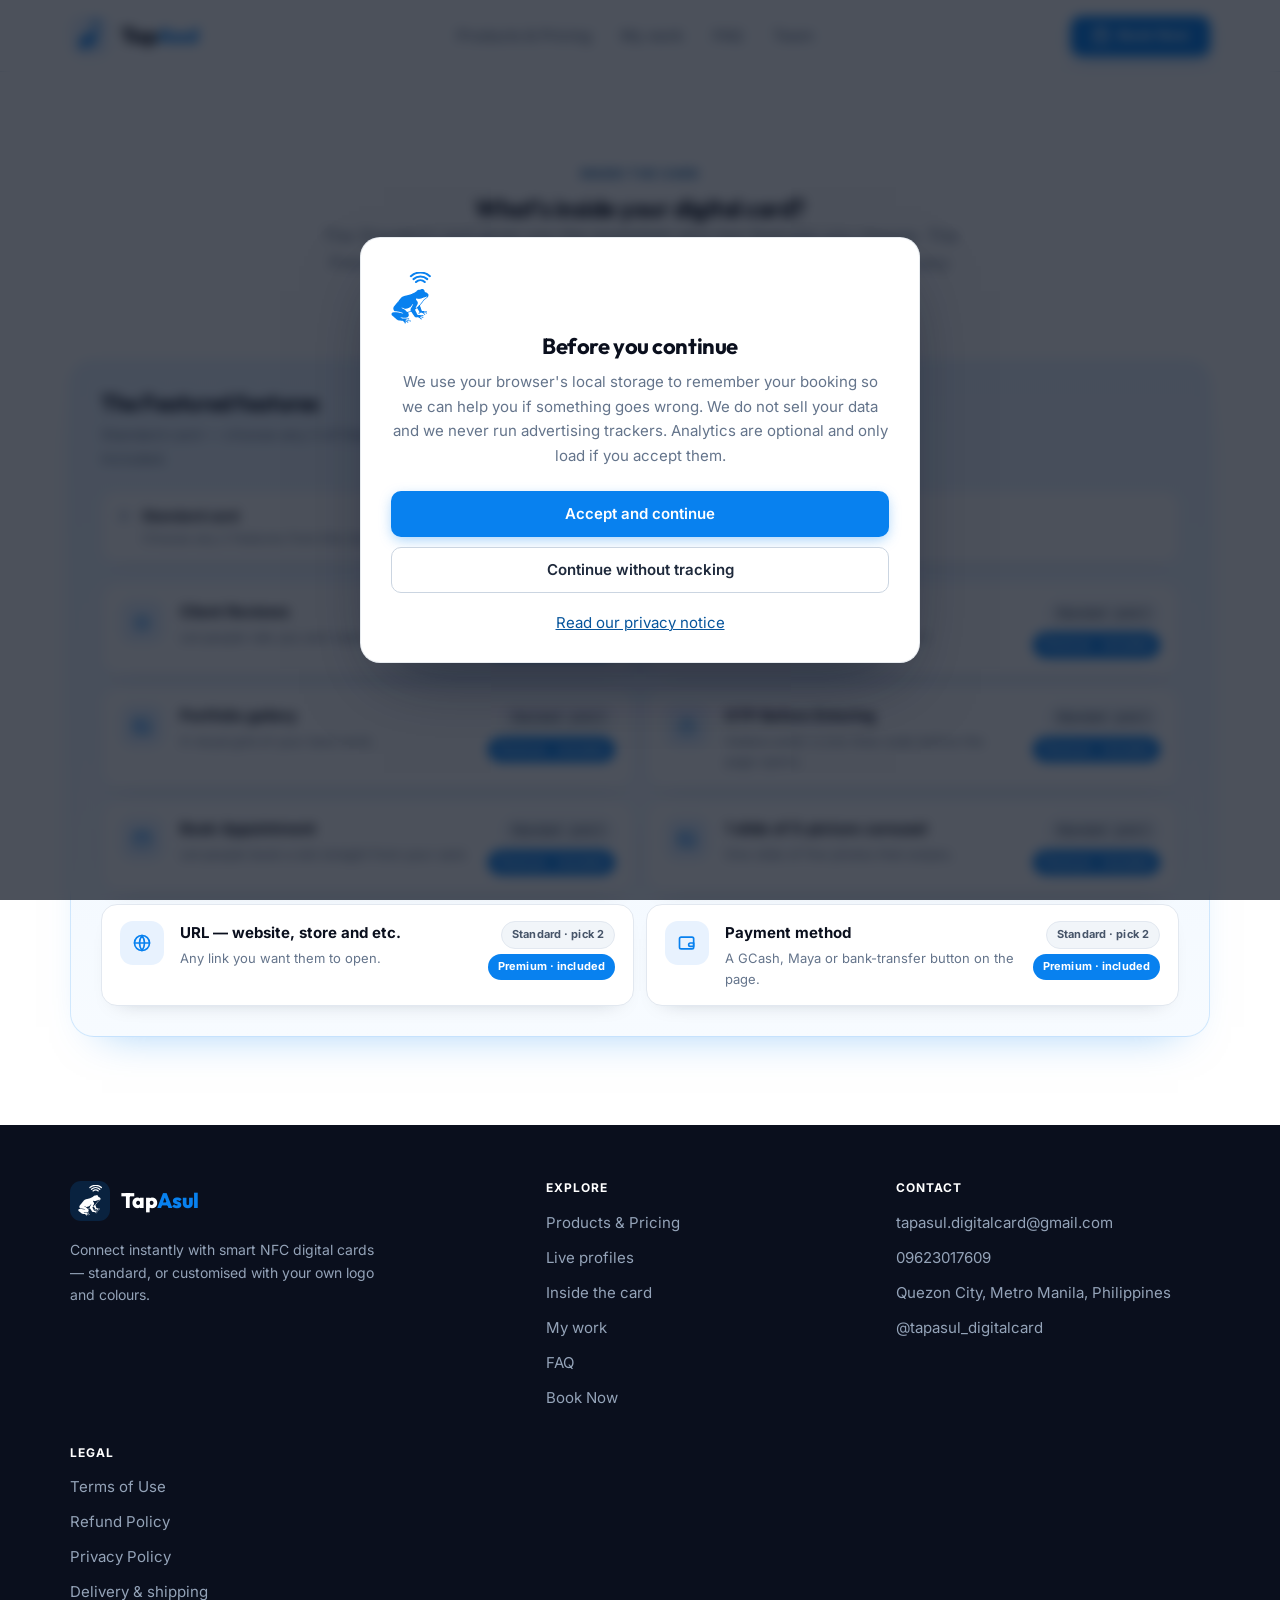
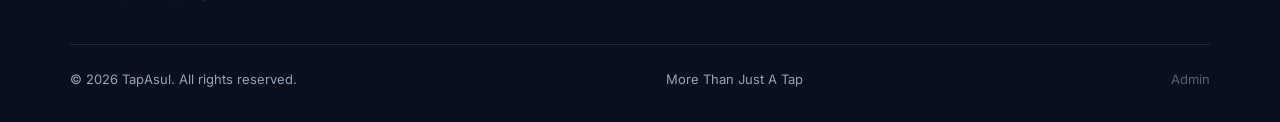
<file: features.html>
<!DOCTYPE html>
<html lang="en">
<head>
  <meta charset="UTF-8">
  <meta name="viewport" content="width=device-width, initial-scale=1.0">
  <meta name="robots" content="index,follow">

  <!-- seo:begin — generated from site.config.js by `node tools/build-seo.js`. -->
  <title>What&#39;s inside your digital card? — TapAsul</title>
  <meta name="description" content="Everything your TapAsul digital card holds: the standard card gives you the essentials plus two features you pick, the Premium card gives you everything.">
  <link rel="canonical" href="https://tapasul.example/features.html">
  <meta property="og:title" content="What&#39;s inside your digital card? — TapAsul">
  <meta property="og:description" content="Everything your TapAsul digital card holds: the standard card gives you the essentials plus two features you pick, the Premium card gives you everything.">
  <meta property="og:url" content="https://tapasul.example/features.html">
  <meta property="og:type" content="website">
  <!-- seo:end -->
  <meta name="theme-color" content="#0881ef">
  <link rel="icon" type="image/svg+xml" href="favicon.svg">
  <link rel="apple-touch-icon" href="assets/apple-touch-icon.png">
  <link rel="preload" href="assets/fonts/inter-latin.woff2" as="font" type="font/woff2" crossorigin>
  <link rel="stylesheet" href="fonts.css">
  <link rel="stylesheet" href="styles.css">
</head>
<body data-page-title="features">

  <!-- ============ PRIVACY CONSENT GATE ============
       Same gate as the home page — the visitor only sees it once. -->
  <div class="consent" id="consentGate" hidden>
    <div class="consent__card" role="dialog" aria-modal="true" aria-labelledby="consentTitle" aria-describedby="consentBody">
      <img class="consent__mark" src="assets/logo-frog.svg" alt="" width="40" height="52">
      <h2 id="consentTitle">Before you continue</h2>
      <p id="consentBody"></p>
      <div class="consent__actions">
        <button class="btn btn--primary" type="button" id="consentAccept">Accept and continue</button>
        <button class="btn btn--ghost" type="button" id="consentDecline">Continue without tracking</button>
      </div>
      <p class="consent__fine"><a href="privacy-policy.html">Read our privacy notice</a></p>
    </div>
  </div>

  <a class="skip-link" href="#main" data-text="content.labels.skipToContent">Skip to content</a>

  <!-- ================= HEADER ================= -->
  <header class="header">
    <div class="container header__inner">
      <a href="index.html" class="logo" aria-label="TapAsul — home">
        <span class="logo__mark" aria-hidden="true">
          <img src="assets/logo-frog.svg" alt="" width="24" height="31" data-logo="mark">
        </span>
        <span class="logo__text" data-brand-text>Tap<span>Asul</span></span>
      </a>

      <nav class="nav" aria-label="Primary">
        <a href="index.html#products" data-text="content.nav.products">Products &amp; Pricing</a>
        <a href="index.html#work" data-text="content.nav.work">My work</a>
        <a href="index.html#faq" data-text="content.nav.faq">FAQ</a>
        <a href="index.html#team" data-text="content.nav.team">Team</a>
      </nav>

      <div class="header__cta">
        <a href="index.html#preorder" class="btn btn--primary btn--sm">
          <svg viewBox="0 0 24 24" fill="none" stroke="currentColor" stroke-width="2" stroke-linecap="round" stroke-linejoin="round" aria-hidden="true"><path d="M6 2 3 6v14a2 2 0 0 0 2 2h14a2 2 0 0 0 2-2V6l-3-4z"/><path d="M3 6h18"/><path d="M16 10a4 4 0 0 1-8 0"/></svg>
          <span class="cta-label" data-text="content.nav.order">Book Now</span>
        </a>
        <button class="nav-toggle" id="navToggle" type="button" aria-expanded="false" aria-controls="mobileDrawer" aria-label="Menu">
          <span></span><span></span><span></span>
        </button>
      </div>
    </div>

    <div class="mobile-drawer" id="mobileDrawer" hidden>
      <a href="index.html#products" data-text="content.nav.products">Products &amp; Pricing</a>
      <a href="index.html#live" data-text="content.nav.live">Live profiles</a>
      <a href="features.html" data-text="content.nav.features">Inside the card</a>
      <a href="index.html#work" data-text="content.nav.work">My work</a>
      <a href="index.html#faq" data-text="content.nav.faq">FAQ</a>
      <a href="index.html#team" data-text="content.nav.team">Team</a>
      <a href="index.html#preorder" class="btn btn--primary btn--sm" data-text="content.nav.order">Book Now</a>
    </div>
  </header>

  <!-- ================= WHAT'S INSIDE YOUR CARD ================= -->
  <main id="main">
    <section class="section section--alt" id="inside">
      <div class="container">
        <div class="section-head">
          <span class="eyebrow" data-text="content.sections.inside.eyebrow">Inside the card</span>
          <h1 data-text="content.sections.inside.title">What's inside your digital card?</h1>
          <p data-text="content.sections.inside.sub">The Standard card gives you the essentials plus two features you choose. The Premium card gives you all of it — every social link, every contact and every feature below.</p>
        </div>

        <div class="inside__featured" id="insideFeatured">
          <!-- rendered from site.config.js -> inside.featured -->
        </div>
      </div>
    </section>

  </main>

  <!-- ================= FOOTER ================= -->
  <footer class="footer">
    <div class="container">
      <div class="footer__grid">
        <div>
          <a href="index.html" class="logo" aria-label="TapAsul — home">
            <span class="logo__mark" aria-hidden="true">
              <img src="assets/logo-frog-white.svg" alt="" width="24" height="31" data-logo="mark-white">
            </span>
            <span class="logo__text" data-brand-text>Tap<span>Asul</span></span>
          </a>
          <p class="footer__blurb" id="footerBlurb"></p>
        </div>

        <div>
          <h4 data-text="content.footer.exploreTitle">Explore</h4>
          <ul>
            <li><a href="index.html#products" data-text="content.nav.products">Products &amp; Pricing</a></li>
            <li><a href="index.html#live" data-text="content.nav.live">Live profiles</a></li>
            <li><a href="features.html" data-text="content.nav.features">Inside the card</a></li>
            <li><a href="index.html#work" data-text="content.nav.work">My work</a></li>
            <li><a href="index.html#faq" data-text="content.nav.faq">FAQ</a></li>
            <li><a href="index.html#preorder" data-text="content.nav.order">Book Now</a></li>
          </ul>
        </div>

        <div>
          <h4 data-text="content.footer.contactTitle">Contact</h4>
          <ul id="footerContact">
            <!-- filled from config -->
          </ul>
        </div>

        <div>
          <h4 data-text="content.footer.legalTitle">Legal</h4>
          <ul>
            <li><a href="terms.html" data-text="content.footer.terms">Terms of Use</a></li>
            <li><a href="refund.html" data-text="content.footer.refund">Refund Policy</a></li>
            <li><a href="privacy-policy.html" data-text="content.footer.privacy">Privacy Policy</a></li>
            <li><a href="index.html#delivery" data-text="content.footer.delivery">Delivery &amp; shipping</a></li>
          </ul>
        </div>
      </div>

      <div class="footer__bottom">
        <span>© <span id="year"></span> <span data-brand-name>TapAsul</span>. <span data-text="content.footer.copyright">All rights reserved.</span></span>
        <span data-text="content.hero.pill">More Than Just A Tap</span>
        <a class="footer__admin" href="admin.html" rel="nofollow noindex">Admin</a>
      </div>
    </div>
  </footer>

  <div class="toast" id="toast" role="status" aria-live="polite"></div>

  <!-- order matters: config → shared helpers → icons → site -->
  <script src="site.config.js"></script>
  <script src="seo.js"></script>
  <script src="icons.js"></script>
  <script src="logo.js" defer></script>
  <script src="script.js" defer></script>
  <noscript>
    <div class="noscript-note">
      <strong>JavaScript is turned off.</strong>
      The full list of what your card holds is on the
      <a href="index.html#inside">Inside the card</a> section of the home page.
    </div>
  </noscript>
</body>
</html>
</file>
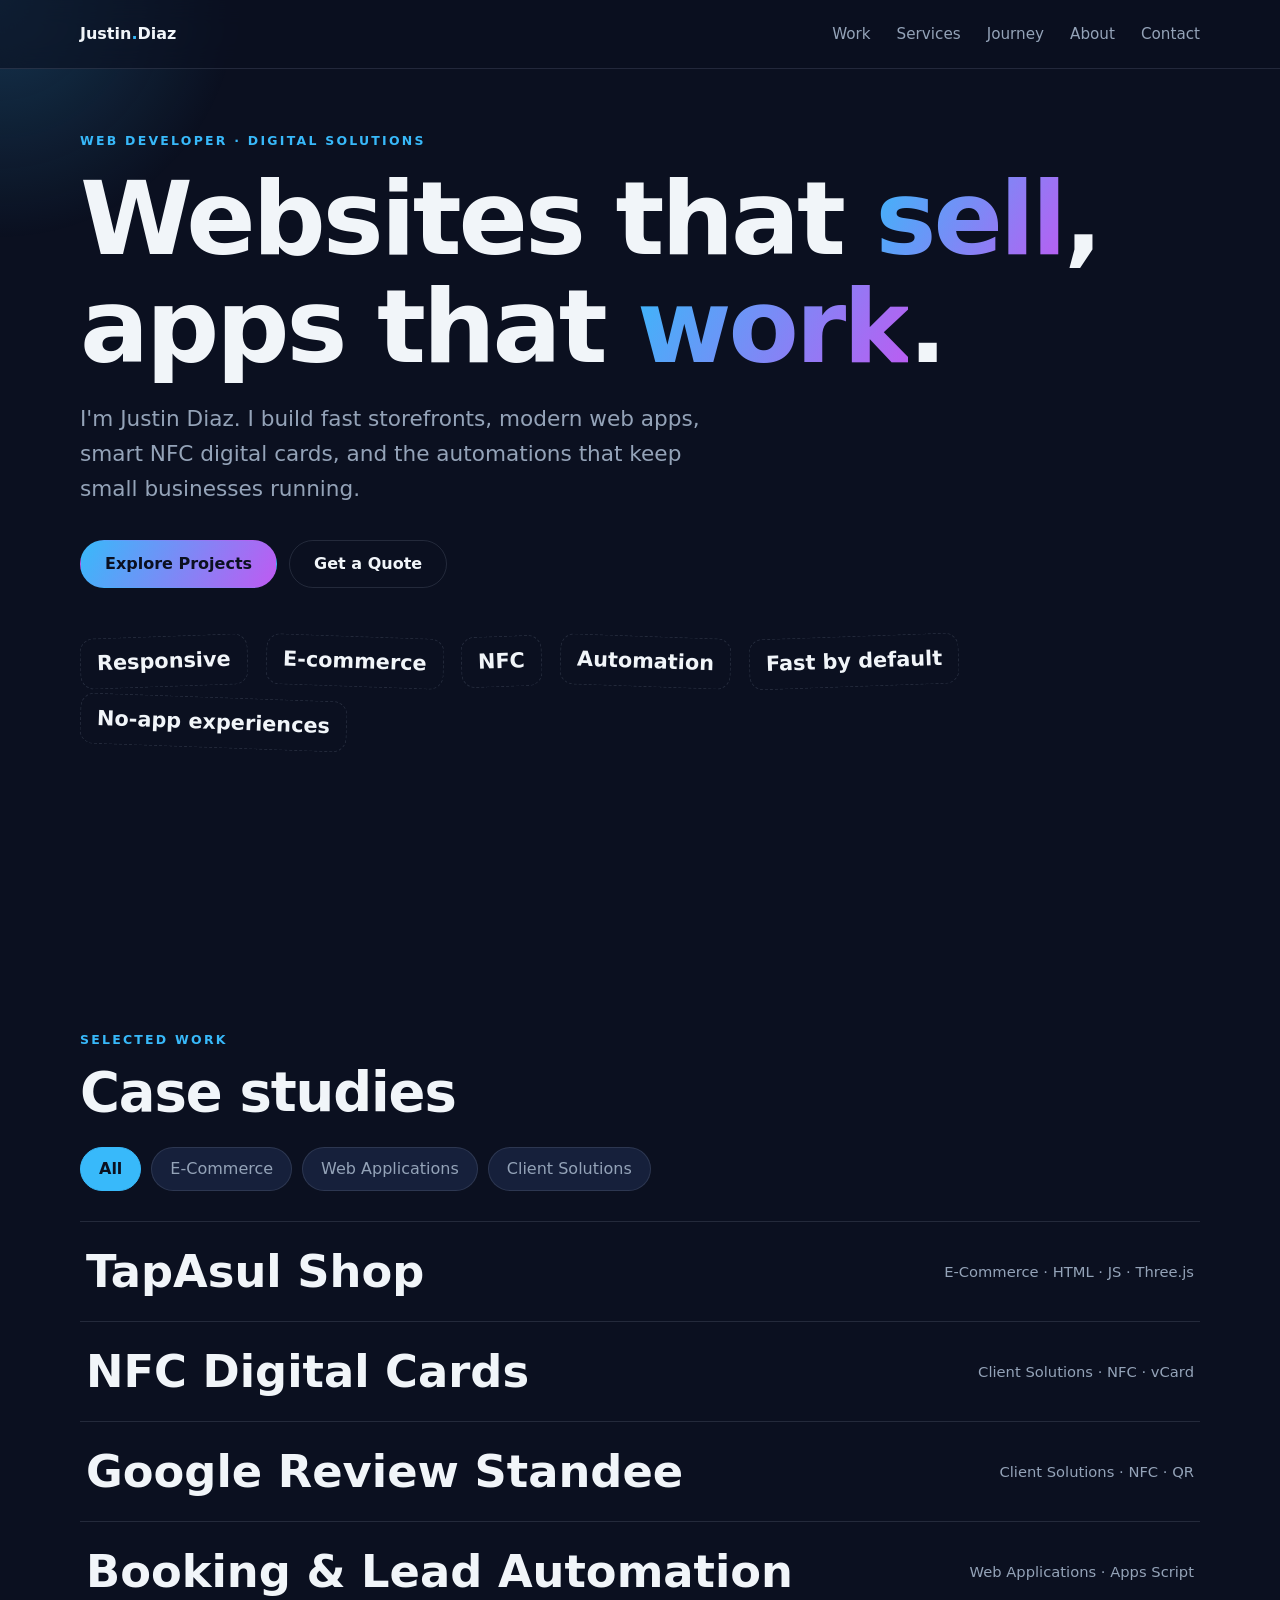
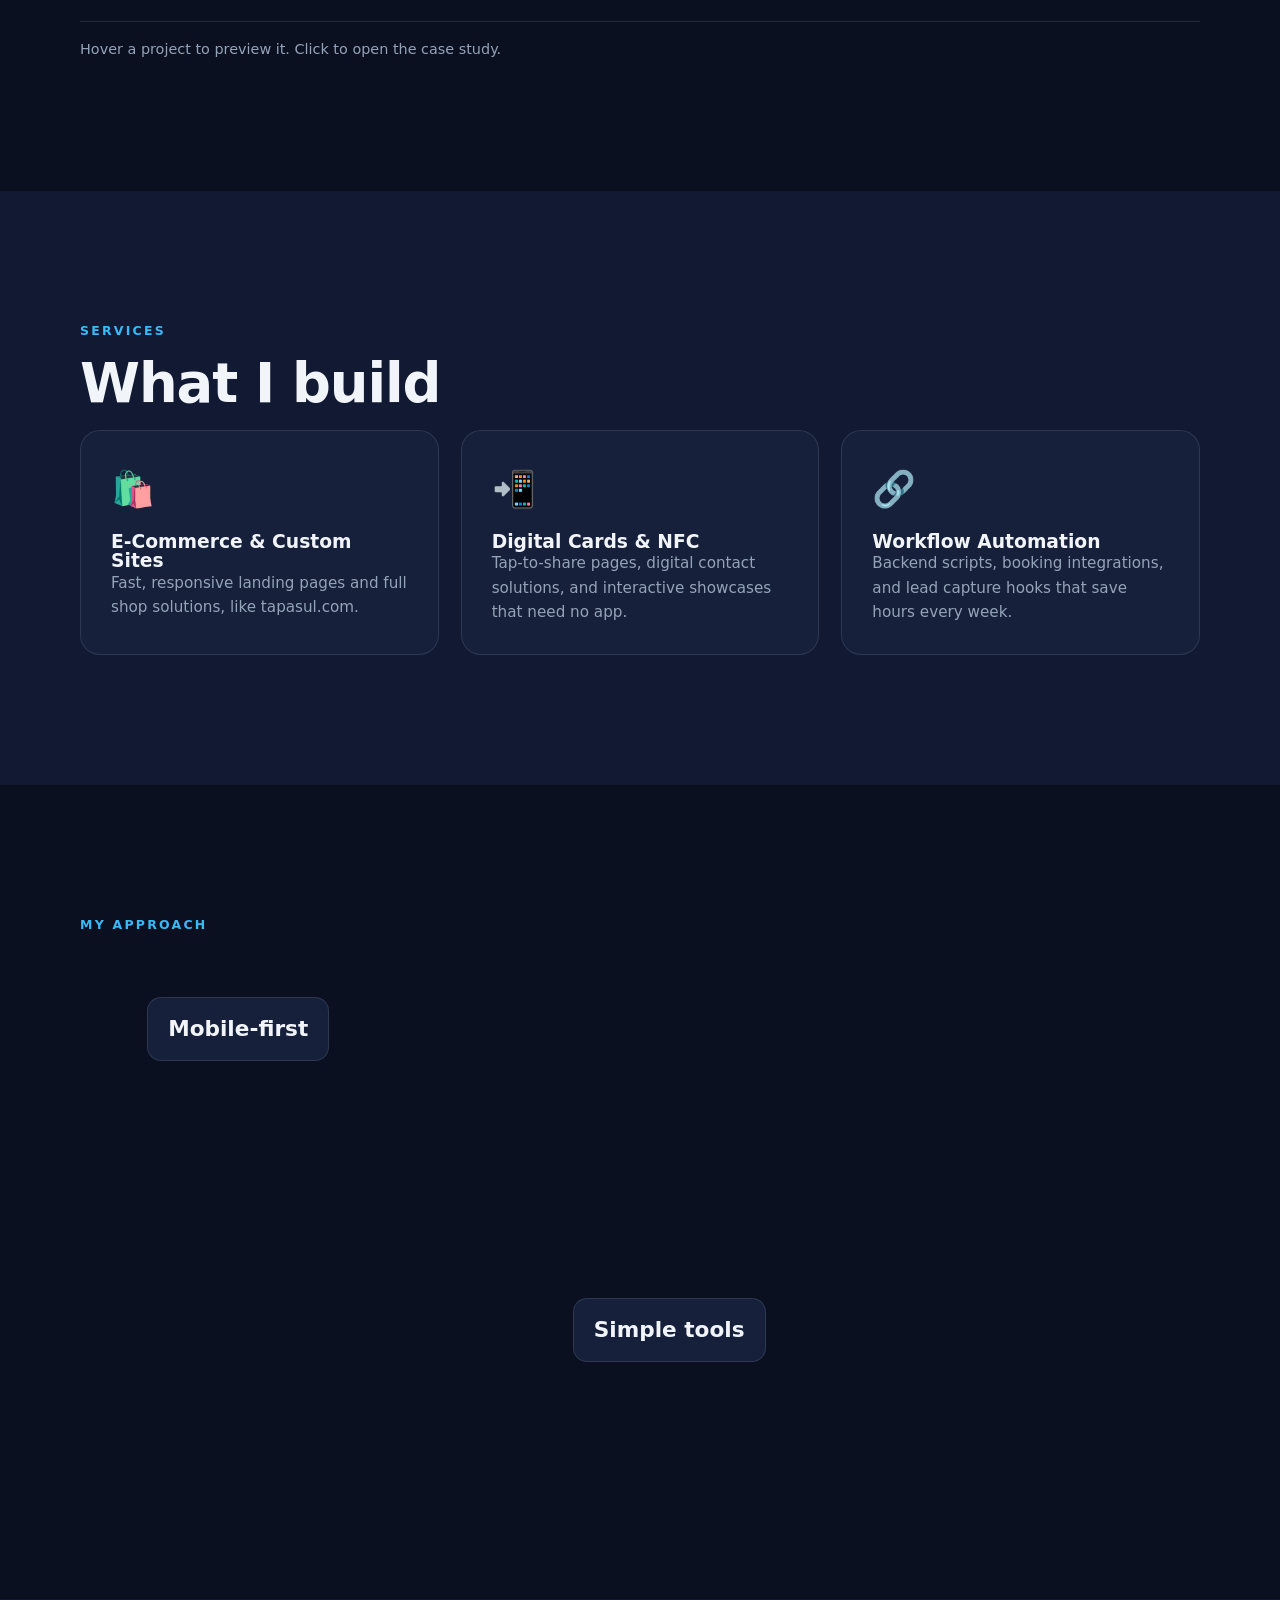
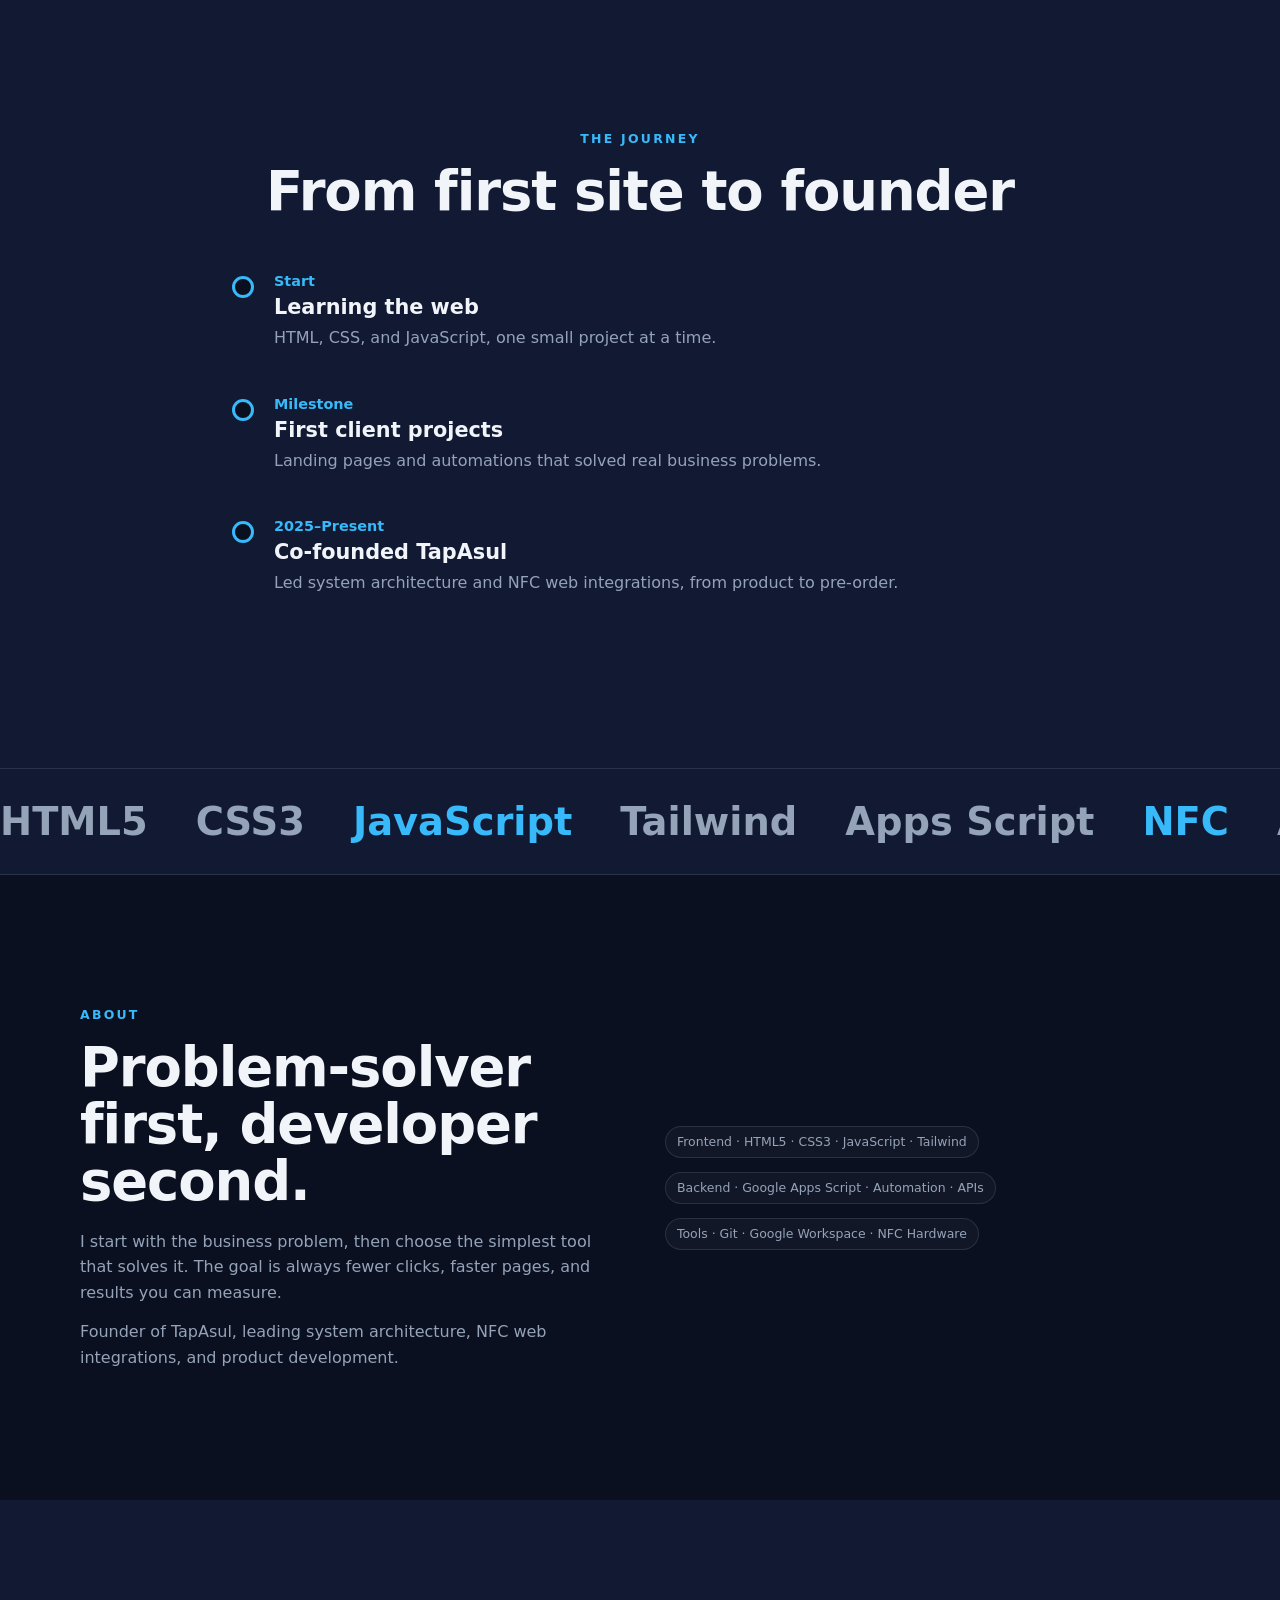
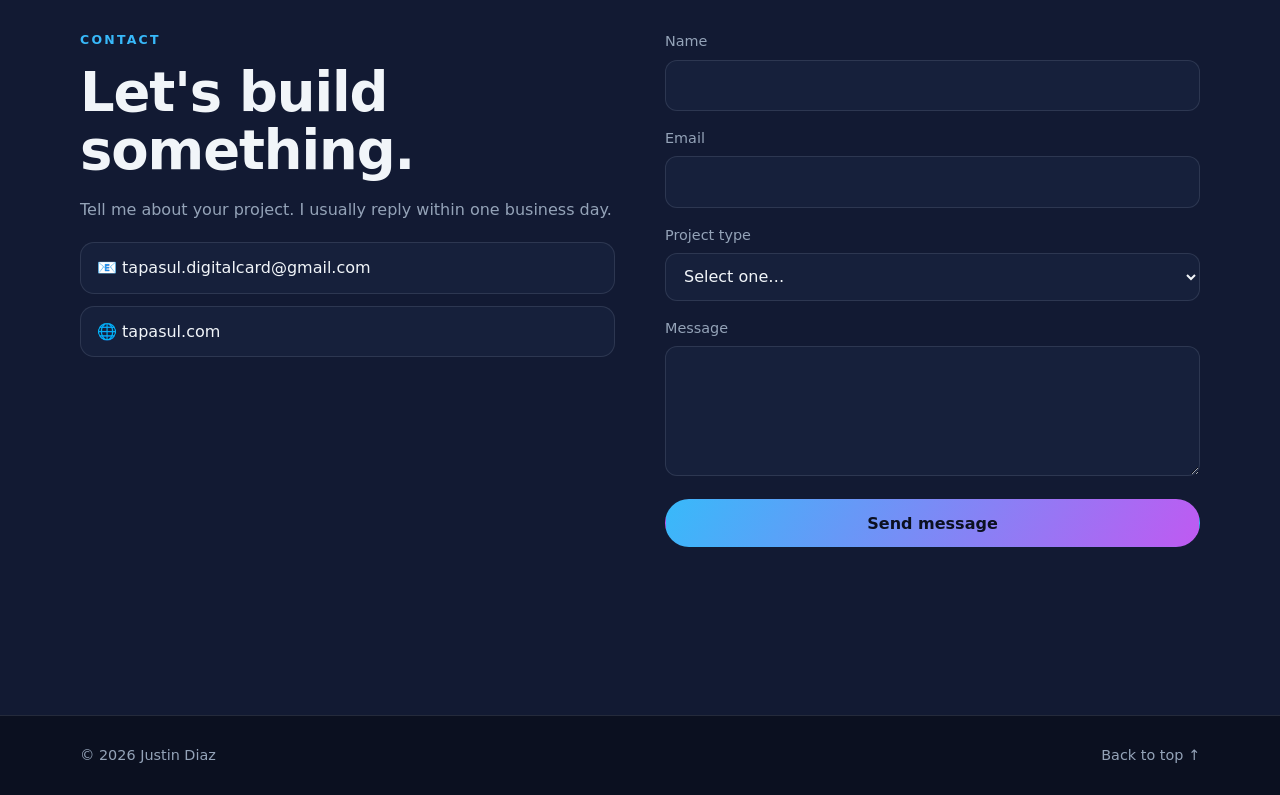
<file: interactive.html>
<!DOCTYPE html>
<html lang="en">
<head>
<meta charset="UTF-8">
<meta name="viewport" content="width=device-width, initial-scale=1.0">
<title>Justin Diaz | Interactive Portfolio</title>
<meta name="description" content="Interactive portfolio of Justin Diaz: web apps, e-commerce, NFC digital cards, and automation.">
<meta property="og:type" content="website">
<meta property="og:title" content="Justin Diaz | Interactive Portfolio">
<meta property="og:description" content="Web apps, e-commerce storefronts, NFC digital cards, and workflow automation.">
<meta property="og:image" content="assets/og-image.jpg">
<meta name="twitter:card" content="summary_large_image">
<style>
:root{
  --bg:#0b1020; --bg2:#121a33; --card:#16203b; --text:#f1f5f9; --muted:#94a3b8;
  --border:rgba(148,163,184,.18);
  --hue:200; /* shifts while scrolling for a mood gradient */
  --a1:hsl(var(--hue) 95% 60%); --a2:hsl(calc(var(--hue) + 80) 85% 65%);
  --ease:cubic-bezier(.65,0,.35,1);
}
*{box-sizing:border-box;margin:0;padding:0}
html{scroll-behavior:smooth}
body{font-family:system-ui,-apple-system,"Segoe UI",Roboto,sans-serif;background:var(--bg);color:var(--text);line-height:1.6;overflow-x:hidden}
a{color:inherit;text-decoration:none}
img{max-width:100%;display:block}
button{font:inherit}
.wrap{width:min(1120px,92%);margin:0 auto}
section{padding:clamp(72px,11vw,130px) 0;position:relative}
.eyebrow{font-size:.78rem;letter-spacing:.18em;text-transform:uppercase;color:var(--a1);font-weight:700;margin-bottom:14px}
h1,h2,h3{line-height:1.05;font-weight:800}
h1{font-size:clamp(2.6rem,8vw,6.5rem);letter-spacing:-.03em}
h2{font-size:clamp(2rem,5vw,3.4rem);letter-spacing:-.02em;margin-bottom:18px}
.muted{color:var(--muted)}
.grad{background:linear-gradient(120deg,var(--a1),var(--a2));-webkit-background-clip:text;background-clip:text;color:transparent}

/* scroll progress */
#progress{position:fixed;top:0;left:0;height:3px;width:0;background:linear-gradient(90deg,var(--a1),var(--a2));z-index:100}

/* cursor light */
#glow{position:fixed;width:520px;height:520px;border-radius:50%;pointer-events:none;
  background:radial-gradient(circle,hsl(var(--hue) 95% 60% / .22),transparent 65%);
  transform:translate(-50%,-50%);z-index:0;transition:background .6s}
main,header,footer{position:relative;z-index:1}

/* nav */
header{position:fixed;top:0;left:0;right:0;z-index:50;backdrop-filter:blur(12px);background:rgba(11,16,32,.6);border-bottom:1px solid var(--border)}
.nav{display:flex;justify-content:space-between;align-items:center;height:68px}
.logo{font-weight:800}
.logo b{color:var(--a1)}
.navlinks{display:flex;gap:26px;list-style:none}
.navlinks a{color:var(--muted);font-size:.95rem;transition:color .2s}
.navlinks a:hover{color:var(--text)}
.menu-btn{display:none;width:44px;height:44px;border-radius:10px;border:1px solid var(--border);background:var(--card);color:var(--text);font-size:1.2rem;cursor:pointer}
@media(max-width:820px){
  .navlinks{position:absolute;top:68px;left:0;right:0;flex-direction:column;gap:0;background:var(--bg);max-height:0;overflow:hidden;transition:max-height .35s var(--ease);border-bottom:1px solid var(--border)}
  .navlinks.open{max-height:400px}
  .navlinks a{display:block;padding:14px 4%;min-height:44px}
  .menu-btn{display:inline-flex;align-items:center;justify-content:center}
}

/* buttons & pills */
.btn{display:inline-flex;align-items:center;justify-content:center;gap:8px;min-height:48px;padding:0 24px;border-radius:999px;font-weight:700;border:1px solid var(--border);background:transparent;color:var(--text);cursor:pointer;transition:transform .25s var(--ease),box-shadow .25s,border-color .25s}
.btn:hover{transform:translateY(-2px)}
.btn-primary{background:linear-gradient(120deg,var(--a1),var(--a2));color:#0b1020;border-color:transparent}
.btn-primary:hover{box-shadow:0 12px 34px -12px var(--a1)}
.btn:hover{border-color:var(--a1)}
.pill{min-height:44px;padding:0 18px;border-radius:999px;border:1px solid var(--border);background:var(--card);color:var(--muted);cursor:pointer;transition:all .25s}
.pill:hover{color:var(--text);border-color:var(--a1)}
.pill.active{background:var(--a1);color:#0b1020;border-color:var(--a1);font-weight:700}
.tag{font-size:.78rem;padding:5px 11px;border-radius:999px;border:1px solid var(--border);color:var(--muted);background:rgba(255,255,255,.03)}

/* hero */
.hero{min-height:100vh;display:flex;align-items:center;padding-top:110px}
.hero .sub{font-size:clamp(1.05rem,2vw,1.35rem);color:var(--muted);max-width:640px;margin:22px 0 34px}
.hero-words{display:flex;flex-wrap:wrap;gap:10px 18px;margin-top:48px}
.hero-words span{font-size:clamp(1rem,2vw,1.3rem);font-weight:600;padding:8px 16px;border-radius:14px;border:1px dashed var(--border);transition:transform .4s var(--ease),border-color .3s}
.hero-words span:nth-child(odd){transform:rotate(-2deg)}
.hero-words span:nth-child(even){transform:rotate(2deg)}
.hero-words span:hover{border-color:var(--a2);transform:rotate(0) scale(1.06)}

/* reveal */
.reveal{opacity:0;transform:translateY(40px);transition:opacity .9s var(--ease),transform .9s var(--ease)}
.reveal.in{opacity:1;transform:none}
.d1{transition-delay:.1s}.d2{transition-delay:.2s}.d3{transition-delay:.3s}

/* project list (hover preview follows cursor) */
.plist{border-top:1px solid var(--border)}
.prow{display:flex;justify-content:space-between;align-items:center;gap:20px;padding:26px 6px;border-bottom:1px solid var(--border);cursor:pointer;transition:padding .4s var(--ease),color .3s;position:relative}
.prow h3{font-size:clamp(1.5rem,4vw,2.8rem);transition:transform .4s var(--ease)}
.prow:hover h3{transform:translateX(14px);color:var(--a1)}
.prow .meta{color:var(--muted);font-size:.92rem;text-align:right}
.prow.hidden{display:none}
.prow::after{content:"→";position:absolute;right:0;opacity:0;transform:translateX(-10px);transition:all .35s var(--ease);color:var(--a1);font-size:1.6rem}
.prow:hover::after{opacity:1;transform:translateX(0)}
.preview{position:fixed;top:0;left:0;width:320px;aspect-ratio:4/3;border-radius:16px;overflow:hidden;pointer-events:none;opacity:0;transform:scale(.85);transition:opacity .3s,transform .3s var(--ease);z-index:60;box-shadow:0 30px 60px -20px rgba(0,0,0,.6);display:grid;place-items:center;font-size:3.5rem}
.preview.show{opacity:1;transform:scale(1)}
@media (hover:none){.preview{display:none}}

/* case study slide-in panel (page-transition feel) */
#panel{position:fixed;inset:0;background:var(--bg);z-index:90;transform:translateX(100%);transition:transform .7s var(--ease);overflow-y:auto;visibility:hidden}
#panel.open{transform:translateX(0);visibility:visible}
.panel-top{position:sticky;top:0;display:flex;justify-content:space-between;align-items:center;padding:18px 0;background:rgba(11,16,32,.85);backdrop-filter:blur(10px);z-index:2;border-bottom:1px solid var(--border)}
.close{min-height:44px;padding:0 18px;border-radius:999px;border:1px solid var(--border);background:var(--card);color:var(--text);cursor:pointer;font-weight:600}
.panel-hero{min-height:52vh;display:flex;align-items:flex-end;padding:60px 0;background:linear-gradient(135deg,hsl(var(--hue) 60% 22%),hsl(calc(var(--hue) + 80) 60% 25%))}
.panel-body{padding:60px 0 100px;display:grid;gap:40px;grid-template-columns:repeat(auto-fit,minmax(280px,1fr))}
.panel-body p{color:var(--muted);margin-bottom:14px}
.panel-body .block{background:var(--card);border:1px solid var(--border);border-radius:18px;padding:28px}
.panel-body h4{font-size:.85rem;text-transform:uppercase;letter-spacing:.12em;color:var(--a1);margin-bottom:10px}
.panel-cta{grid-column:1/-1;text-align:center;padding:40px 0 0}

/* services (floating cards) */
.svc-grid{display:grid;gap:22px;grid-template-columns:repeat(auto-fit,minmax(280px,1fr))}
.svc{background:var(--card);border:1px solid var(--border);border-radius:20px;padding:30px;transition:transform .5s var(--ease),border-color .3s,box-shadow .5s}
.svc:hover{transform:translateY(-8px);border-color:var(--a2);box-shadow:0 24px 50px -24px var(--a2)}
.svc .ico{font-size:2.2rem;margin-bottom:14px}
.svc p{color:var(--muted);font-size:.95rem}

/* floating text blocks (Gen Z collage) */
.float-zone{position:relative;min-height:520px;overflow:hidden}
.fbit{position:absolute;padding:14px 20px;border-radius:14px;background:var(--card);border:1px solid var(--border);font-weight:700;font-size:clamp(1rem,2.2vw,1.35rem);transition:transform .25s var(--ease);white-space:nowrap}
.fbit:hover{border-color:var(--a1);transform:scale(1.08) rotate(0)!important}

/* timeline (journey) */
.timeline{position:relative;max-width:820px;margin:0 auto;padding-left:34px}
.timeline::before{content:"";position:absolute;left:8px;top:0;bottom:0;width:2px;background:linear-gradient(var(--a1),var(--a2));transform-origin:top;transform:scaleY(var(--tl,0));transition:transform 1.2s var(--ease)}
.tl-item{position:relative;padding:0 0 42px 10px}
.tl-item::before{content:"";position:absolute;left:-32px;top:6px;width:16px;height:16px;border-radius:50%;background:var(--bg);border:3px solid var(--a1)}
.tl-item .yr{color:var(--a1);font-weight:700;font-size:.9rem}
.tl-item h3{font-size:1.3rem;margin:4px 0 6px}
.tl-item p{color:var(--muted)}

/* skills marquee */
.marquee{overflow:hidden;border-block:1px solid var(--border);padding:22px 0;background:var(--bg2)}
.marquee-track{display:flex;gap:48px;width:max-content;animation:scroll 28s linear infinite;font-size:clamp(1.4rem,3.5vw,2.4rem);font-weight:800;color:var(--muted)}
.marquee-track span:nth-child(3n){color:var(--a1)}
@keyframes scroll{to{transform:translateX(-50%)}}

/* contact */
.contact-wrap{display:grid;gap:50px;grid-template-columns:repeat(auto-fit,minmax(300px,1fr))}
form{display:grid;gap:16px}
.field label{display:block;font-size:.9rem;color:var(--muted);margin-bottom:6px}
.field input,.field select,.field textarea{width:100%;min-height:48px;padding:12px 14px;border-radius:12px;border:1px solid var(--border);background:var(--card);color:var(--text);font:inherit}
.field textarea{min-height:130px;resize:vertical}
.field input:focus,.field select:focus,.field textarea:focus{outline:none;border-color:var(--a1)}
.clinks{display:grid;gap:12px;margin-top:20px}
.clinks a{display:flex;gap:12px;align-items:center;min-height:48px;padding:12px 16px;border-radius:14px;border:1px solid var(--border);background:var(--card);transition:transform .3s var(--ease),border-color .3s}
.clinks a:hover{transform:translateX(6px);border-color:var(--a1)}
.status{min-height:1.4em;color:var(--a1);font-size:.95rem}

footer{border-top:1px solid var(--border);padding:28px 0;color:var(--muted);font-size:.9rem}
footer .wrap{display:flex;justify-content:space-between;flex-wrap:wrap;gap:12px}

:focus-visible{outline:2px solid var(--a1);outline-offset:3px}
@media(prefers-reduced-motion:reduce){
  *,*::before,*::after{animation:none!important;transition:none!important;scroll-behavior:auto!important}
  .reveal{opacity:1;transform:none}
}
</style>
</head>
<body>

<div id="progress"></div>
<div id="glow" aria-hidden="true"></div>
<div class="preview" id="preview" aria-hidden="true"></div>

<header>
  <nav class="wrap nav" aria-label="Main">
    <a href="#top" class="logo">Justin<b>.</b>Diaz</a>
    <ul class="navlinks" id="navlinks">
      <li><a href="#work">Work</a></li>
      <li><a href="#services">Services</a></li>
      <li><a href="#journey">Journey</a></li>
      <li><a href="#about">About</a></li>
      <li><a href="#contact">Contact</a></li>
    </ul>
    <button class="menu-btn" id="menuBtn" aria-label="Open menu" aria-expanded="false">☰</button>
  </nav>
</header>

<main id="top">

  <!-- HERO -->
  <section class="hero">
    <div class="wrap">
      <p class="eyebrow reveal">Web Developer · Digital Solutions</p>
      <h1 class="reveal">Websites that <span class="grad">sell</span>, apps that <span class="grad">work</span>.</h1>
      <p class="sub reveal d1">I'm Justin Diaz. I build fast storefronts, modern web apps, smart NFC digital cards, and the automations that keep small businesses running.</p>
      <div class="reveal d2" style="display:flex;gap:12px;flex-wrap:wrap">
        <a href="#work" class="btn btn-primary">Explore Projects</a>
        <a href="#contact" class="btn">Get a Quote</a>
      </div>
      <div class="hero-words reveal d3" aria-label="Skills">
        <span>Responsive</span><span>E-commerce</span><span>NFC</span><span>Automation</span><span>Fast by default</span><span>No-app experiences</span>
      </div>
    </div>
  </section>

  <!-- WORK -->
  <section id="work">
    <div class="wrap">
      <p class="eyebrow reveal">Selected Work</p>
      <h2 class="reveal">Case studies</h2>
      <div class="filters reveal" role="group" aria-label="Filter projects" style="display:flex;flex-wrap:wrap;gap:10px;margin:26px 0 30px">
        <button class="pill active" data-filter="all">All</button>
        <button class="pill" data-filter="ecommerce">E-Commerce</button>
        <button class="pill" data-filter="webapps">Web Applications</button>
        <button class="pill" data-filter="solutions">Client Solutions</button>
      </div>

      <div class="plist reveal" id="plist">
        <div class="prow" data-cat="ecommerce webapps" data-img="🛒" data-id="tapasul">
          <h3>TapAsul Shop</h3>
          <div class="meta">E-Commerce · HTML · JS · Three.js</div>
        </div>
        <div class="prow" data-cat="solutions" data-img="📇" data-id="nfc">
          <h3>NFC Digital Cards</h3>
          <div class="meta">Client Solutions · NFC · vCard</div>
        </div>
        <div class="prow" data-cat="solutions" data-img="⭐" data-id="review">
          <h3>Google Review Standee</h3>
          <div class="meta">Client Solutions · NFC · QR</div>
        </div>
        <div class="prow" data-cat="webapps" data-img="⚙️" data-id="automation">
          <h3>Booking &amp; Lead Automation</h3>
          <div class="meta">Web Applications · Apps Script</div>
        </div>
      </div>
      <p class="muted reveal" style="margin-top:16px;font-size:.9rem">Hover a project to preview it. Click to open the case study.</p>
    </div>
  </section>

  <!-- SERVICES -->
  <section id="services" style="background:var(--bg2)">
    <div class="wrap">
      <p class="eyebrow reveal">Services</p>
      <h2 class="reveal">What I build</h2>
      <div class="svc-grid">
        <div class="svc reveal"><div class="ico">🛍️</div><h3>E-Commerce &amp; Custom Sites</h3><p>Fast, responsive landing pages and full shop solutions, like tapasul.com.</p></div>
        <div class="svc reveal d1"><div class="ico">📲</div><h3>Digital Cards &amp; NFC</h3><p>Tap-to-share pages, digital contact solutions, and interactive showcases that need no app.</p></div>
        <div class="svc reveal d2"><div class="ico">🔗</div><h3>Workflow Automation</h3><p>Backend scripts, booking integrations, and lead capture hooks that save hours every week.</p></div>
      </div>
    </div>
  </section>

  <!-- FLOATING MANIFESTO -->
  <section>
    <div class="wrap">
      <p class="eyebrow reveal">My approach</p>
      <div class="float-zone" id="floatZone" aria-label="Approach keywords">
        <div class="fbit" style="top:4%;left:2%" data-speed=".15">Problem first</div>
        <div class="fbit" style="top:18%;left:44%" data-speed="-.1">Simple tools</div>
        <div class="fbit" style="top:34%;left:12%" data-speed=".22">Clear CTAs</div>
        <div class="fbit" style="top:52%;left:58%" data-speed="-.18">Measured results</div>
        <div class="fbit" style="top:68%;left:6%" data-speed=".12">Mobile-first</div>
        <div class="fbit" style="top:78%;left:40%" data-speed="-.2">Fast by default</div>
        <div class="fbit" style="top:10%;left:70%;font-size:clamp(2rem,6vw,4rem)" data-speed=".3">Build it. <span class="grad">Ship it.</span></div>
      </div>
    </div>
  </section>

  <!-- JOURNEY TIMELINE -->
  <section id="journey" style="background:var(--bg2)">
    <div class="wrap">
      <p class="eyebrow reveal" style="text-align:center">The journey</p>
      <h2 class="reveal" style="text-align:center;margin-bottom:50px">From first site to founder</h2>
      <div class="timeline" id="timeline">
        <!-- Replace years/text with your real milestones -->
        <div class="tl-item reveal"><div class="yr">Start</div><h3>Learning the web</h3><p>HTML, CSS, and JavaScript, one small project at a time.</p></div>
        <div class="tl-item reveal"><div class="yr">Milestone</div><h3>First client projects</h3><p>Landing pages and automations that solved real business problems.</p></div>
        <div class="tl-item reveal"><div class="yr">2025–Present</div><h3>Co-founded TapAsul</h3><p>Led system architecture and NFC web integrations, from product to pre-order.</p></div>
      </div>
    </div>
  </section>

  <!-- MARQUEE -->
  <div class="marquee" aria-hidden="true">
    <div class="marquee-track">
      <span>HTML5</span><span>CSS3</span><span>JavaScript</span><span>Tailwind</span><span>Apps Script</span><span>NFC</span><span>Automation</span>
      <span>HTML5</span><span>CSS3</span><span>JavaScript</span><span>Tailwind</span><span>Apps Script</span><span>NFC</span><span>Automation</span>
    </div>
  </div>

  <!-- ABOUT -->
  <section id="about">
    <div class="wrap" style="display:grid;gap:50px;grid-template-columns:repeat(auto-fit,minmax(300px,1fr));align-items:center">
      <div class="reveal">
        <p class="eyebrow">About</p>
        <h2>Problem-solver first, developer second.</h2>
        <p class="muted" style="margin-bottom:14px">I start with the business problem, then choose the simplest tool that solves it. The goal is always fewer clicks, faster pages, and results you can measure.</p>
        <p class="muted">Founder of TapAsul, leading system architecture, NFC web integrations, and product development.</p>
      </div>
      <div class="reveal d1" style="display:grid;gap:14px">
        <div class="tag" style="justify-self:start">Frontend · HTML5 · CSS3 · JavaScript · Tailwind</div>
        <div class="tag" style="justify-self:start">Backend · Google Apps Script · Automation · APIs</div>
        <div class="tag" style="justify-self:start">Tools · Git · Google Workspace · NFC Hardware</div>
      </div>
    </div>
  </section>

  <!-- CONTACT -->
  <section id="contact" style="background:var(--bg2)">
    <div class="wrap contact-wrap">
      <div class="reveal">
        <p class="eyebrow">Contact</p>
        <h2>Let's build something.</h2>
        <p class="muted">Tell me about your project. I usually reply within one business day.</p>
        <div class="clinks">
          <a href="mailto:tapasul.digitalcard@gmail.com">📧 tapasul.digitalcard@gmail.com</a>
          <a href="https://tapasul.com/" target="_blank" rel="noopener">🌐 tapasul.com</a>
          <!-- Add your Messenger/social link here -->
        </div>
      </div>
      <form id="contactForm" class="reveal d1" novalidate>
        <div class="field"><label for="cName">Name</label><input id="cName" required autocomplete="name"></div>
        <div class="field"><label for="cEmail">Email</label><input id="cEmail" type="email" required autocomplete="email"></div>
        <div class="field"><label for="cType">Project type</label>
          <select id="cType" required>
            <option value="">Select one…</option>
            <option>E-commerce / Shop</option>
            <option>Custom website or landing page</option>
            <option>Web application</option>
            <option>NFC digital card</option>
            <option>Workflow automation</option>
            <option>Other</option>
          </select>
        </div>
        <div class="field"><label for="cMsg">Message</label><textarea id="cMsg" required></textarea></div>
        <button class="btn btn-primary" type="submit">Send message</button>
        <p class="status" id="status" role="status" aria-live="polite"></p>
      </form>
    </div>
  </section>

</main>

<footer>
  <div class="wrap"><span>© <span id="year"></span> Justin Diaz</span><a href="#top">Back to top ↑</a></div>
</footer>

<!-- Case study panel: slides in like a page change -->
<div id="panel" role="dialog" aria-modal="true" aria-labelledby="panelTitle">
  <div class="wrap panel-top">
    <span class="muted" id="panelCrumb">Case study</span>
    <button class="close" id="closePanel">Close ✕</button>
  </div>
  <div class="panel-hero"><div class="wrap"><p class="eyebrow" id="panelCat"></p><h2 id="panelTitle" style="font-size:clamp(2.2rem,6vw,4.5rem)"></h2></div></div>
  <div class="wrap panel-body" id="panelBody"></div>
</div>

<script>
const projects = {
  tapasul:{title:"TapAsul Shop",cat:"E-Commerce · Web Applications",
    problem:"Customers needed to browse NFC hardware and pre-order without an online payment gateway.",
    solution:"A responsive storefront with live pricing, a 3D product customizer, and a pre-order form that collects only what's needed.",
    stack:["HTML5","CSS3","JavaScript","Three.js"],link:"https://tapasul.com/",linkText:"Visit live site"},
  nfc:{title:"NFC Digital Cards",cat:"Client Solutions",
    problem:"Professionals wanted one tap to share their contact info without asking clients to install an app.",
    solution:"Dynamic NFC landing pages with vCard download, editable profiles, and tap analytics.",
    stack:["NFC","vCard","Responsive UI"],link:"#contact",linkText:"Discuss a project"},
  review:{title:"Google Review Standee",cat:"Client Solutions",
    problem:"Local shops struggled to get more Google reviews from walk-in customers.",
    solution:"A tap or QR scan that sends customers straight to the business review form.",
    stack:["NFC","QR Codes","Google Apps Script"],link:"#contact",linkText:"Discuss a project"},
  automation:{title:"Booking & Lead Automation",cat:"Web Applications",
    problem:"<!-- Replace: client problem -->Leads were lost in spreadsheets and follow-ups were manual.",
    solution:"<!-- Replace: what you built -->Form submissions routed automatically into a sheet with email alerts.",
    stack:["Google Apps Script","HTML5","Automation"],link:"#contact",linkText:"Discuss a project"}
};

// Progress bar + hue shift on scroll + floating words parallax
const root=document.documentElement, progress=document.getElementById('progress');
function onScroll(){
  const max=document.documentElement.scrollHeight-innerHeight;
  const p=max>0?scrollY/max:0;
  progress.style.width=(p*100)+'%';
  root.style.setProperty('--hue', Math.round(200+p*120));
  document.querySelectorAll('.fbit').forEach(el=>{
    const s=parseFloat(el.dataset.speed)||0;
    const r=el.parentElement.getBoundingClientRect();
    el.style.marginTop=((r.top*-s))+'px';
  });
  const tl=document.getElementById('timeline');
  const r=tl.getBoundingClientRect();
  const t=Math.min(1,Math.max(0,(innerHeight*.8-r.top)/(r.height)));
  tl.style.setProperty('--tl',t.toFixed(3));
}
addEventListener('scroll',()=>requestAnimationFrame(onScroll),{passive:true});
onScroll();

// Cursor light (desktop only)
const glow=document.getElementById('glow');
if(matchMedia('(hover:hover)').matches){
  addEventListener('mousemove',e=>{glow.style.left=e.clientX+'px';glow.style.top=e.clientY+'px'});
}else glow.style.display='none';

// Hover preview that follows the cursor
const preview=document.getElementById('preview');
document.querySelectorAll('.prow').forEach(row=>{
  row.addEventListener('mouseenter',()=>{
    preview.textContent=row.dataset.img;
    preview.style.background=`linear-gradient(135deg,hsl(var(--hue) 70% 30%),hsl(calc(var(--hue) + 80) 70% 35%))`;
    preview.classList.add('show');
  });
  row.addEventListener('mouseleave',()=>preview.classList.remove('show'));
  row.addEventListener('mousemove',e=>{
    preview.style.transform=`translate(${e.clientX+24}px,${e.clientY-120}px) scale(1)`;
  });
});

// Project filters
document.querySelectorAll('.pill').forEach(p=>p.addEventListener('click',()=>{
  document.querySelectorAll('.pill').forEach(x=>x.classList.remove('active'));
  p.classList.add('active');
  document.querySelectorAll('.prow').forEach(r=>{
    r.classList.toggle('hidden', p.dataset.filter!=='all' && !r.dataset.cat.split(' ').includes(p.dataset.filter));
  });
}));

// Case study panel
const panel=document.getElementById('panel');
function openProject(id){
  const p=projects[id]; if(!p) return;
  document.getElementById('panelCat').textContent=p.cat;
  document.getElementById('panelTitle').textContent=p.title;
  document.getElementById('panelBody').innerHTML=`
    <div class="block"><h4>Problem</h4><p>${p.problem}</p></div>
    <div class="block"><h4>Solution</h4><p>${p.solution}</p></div>
    <div class="block"><h4>Tech stack</h4><div style="display:flex;flex-wrap:wrap;gap:8px">${p.stack.map(s=>`<span class="tag">${s}</span>`).join('')}</div></div>
    <div class="block"><h4>Result</h4><p>Add a measurable outcome here (sales, leads, time saved).</p></div>
    <div class="panel-cta"><a class="btn btn-primary" href="${p.link}" ${p.link.startsWith('http')?'target="_blank" rel="noopener"':''}>${p.linkText}</a></div>`;
  panel.classList.add('open');
  panel.scrollTop=0;
  document.body.style.overflow='hidden';
  document.getElementById('closePanel').focus();
}
function closePanel(){panel.classList.remove('open');document.body.style.overflow='';}
document.getElementById('closePanel').addEventListener('click',closePanel);
addEventListener('keydown',e=>{if(e.key==='Escape')closePanel();});
document.querySelectorAll('.prow').forEach(r=>r.addEventListener('click',()=>openProject(r.dataset.id)));
document.querySelectorAll('.prow').forEach(r=>{r.tabIndex=0;r.setAttribute('role','button');
  r.addEventListener('keydown',e=>{if(e.key==='Enter')openProject(r.dataset.id)});});

// Scroll reveal
const io=new IntersectionObserver(es=>es.forEach(en=>{if(en.isIntersecting){en.target.classList.add('in');io.unobserve(en.target);}}),{threshold:.15});
document.querySelectorAll('.reveal').forEach(el=>io.observe(el));

// Mobile menu
const menuBtn=document.getElementById('menuBtn'),navlinks=document.getElementById('navlinks');
menuBtn.addEventListener('click',()=>{const o=navlinks.classList.toggle('open');menuBtn.setAttribute('aria-expanded',o);});
navlinks.querySelectorAll('a').forEach(a=>a.addEventListener('click',()=>navlinks.classList.remove('open')));

// Contact form (front-end only; connect Formspree or Apps Script to receive messages)
document.getElementById('contactForm').addEventListener('submit',e=>{
  e.preventDefault();
  const f=e.target, s=document.getElementById('status');
  if(!f.checkValidity()){s.textContent='Please complete all fields with valid information.';f.reportValidity();return;}
  s.textContent='Thanks! Connect this form to Formspree or Apps Script to receive messages.';
  f.reset();
});

document.getElementById('year').textContent=new Date().getFullYear();
</script>
</body>
</html>
</file>
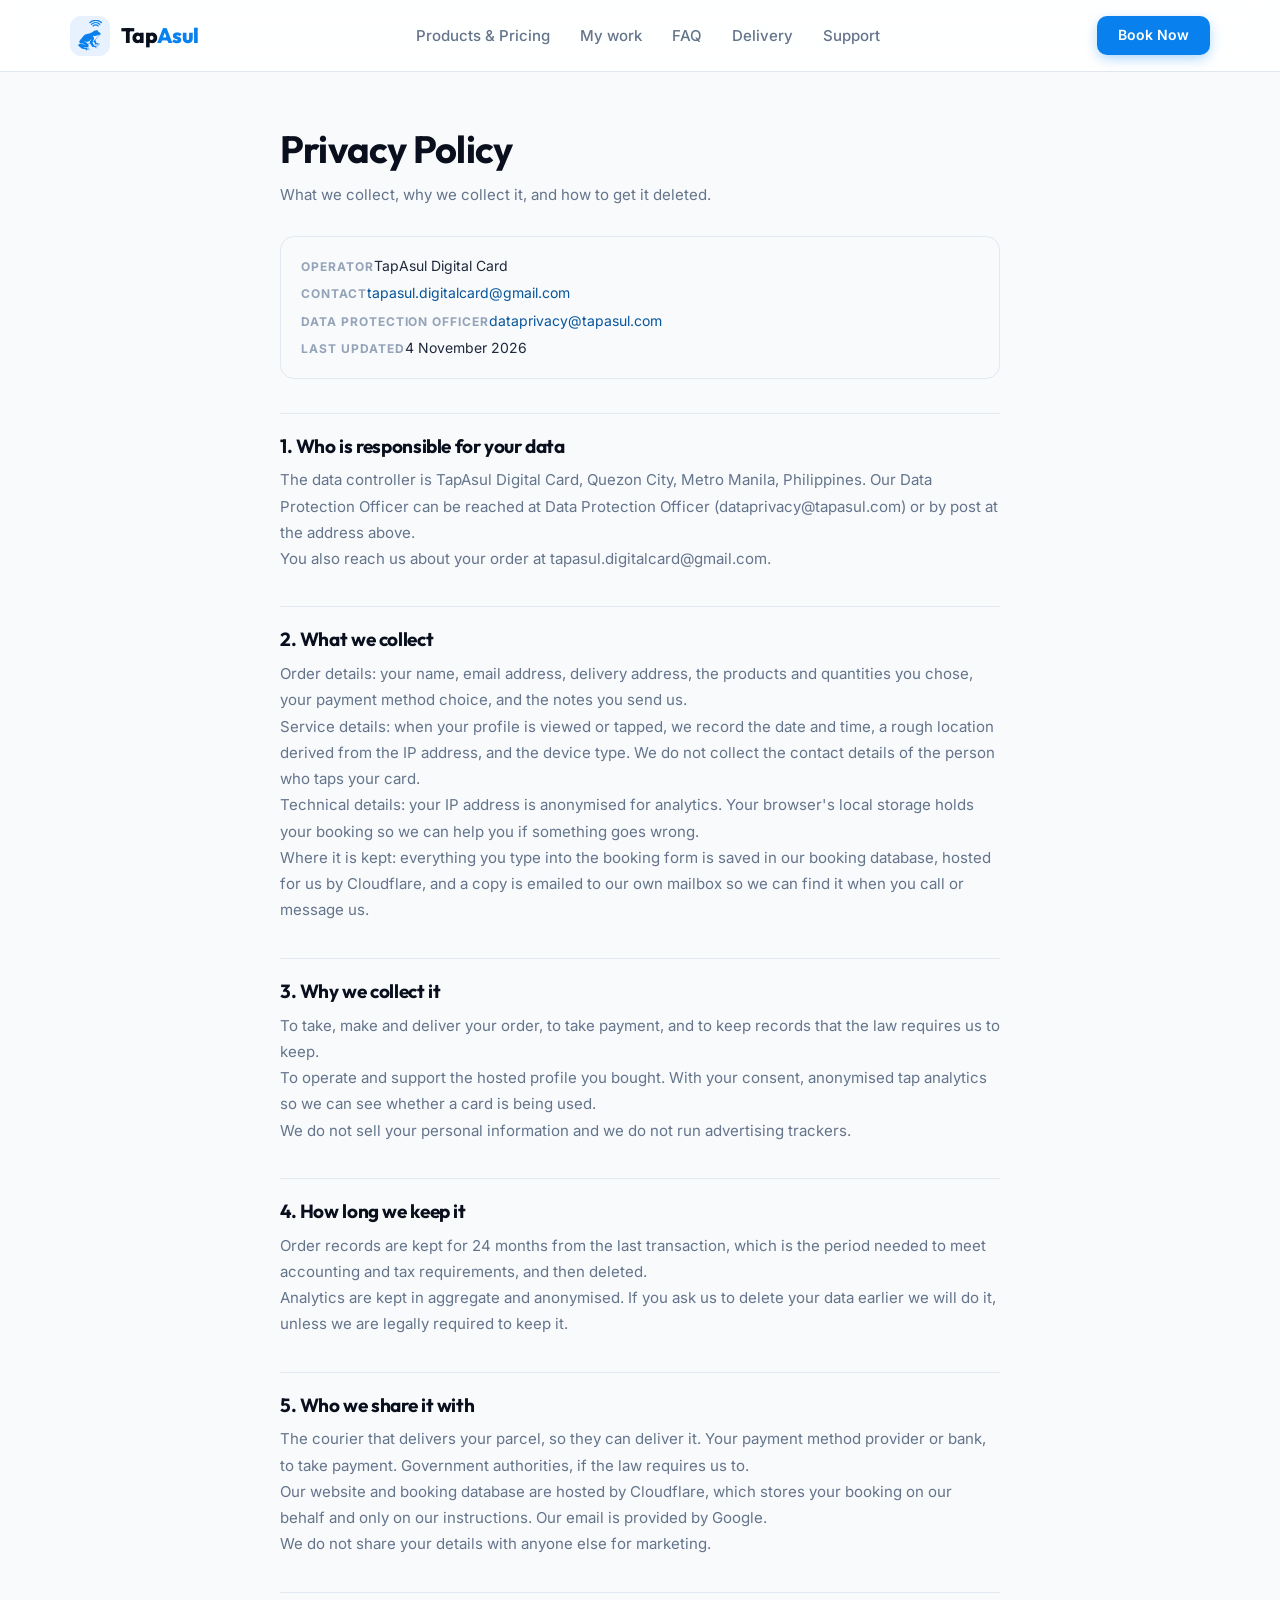
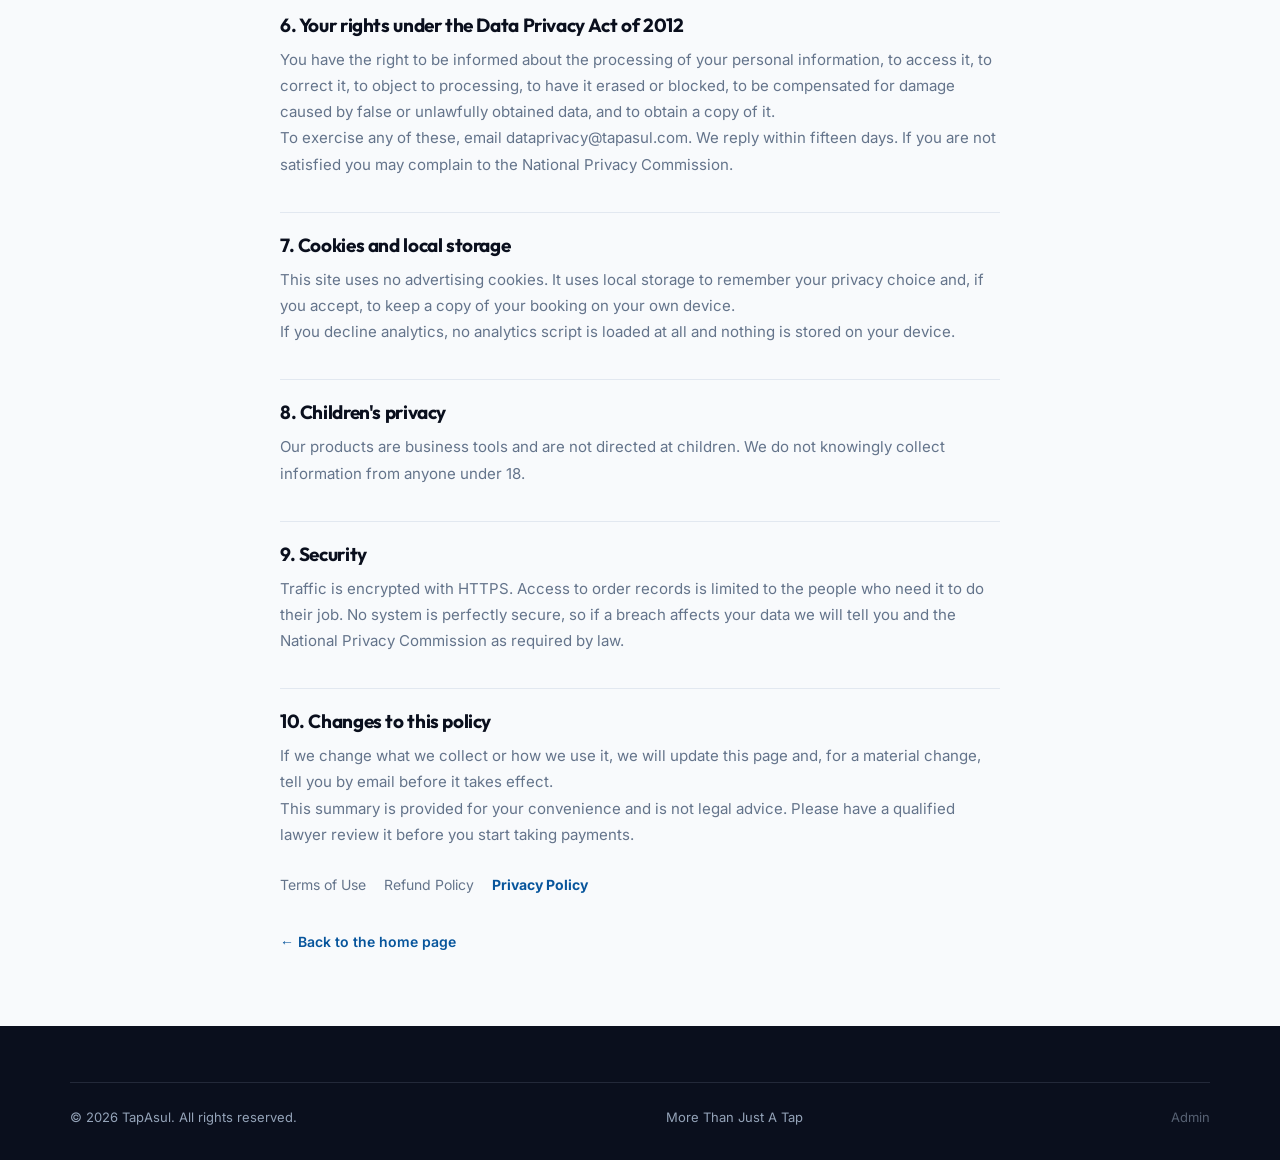
<file: privacy-policy.html>
<!DOCTYPE html>
<html lang="en">
<head>
  <meta charset="UTF-8">
  <meta name="viewport" content="width=device-width, initial-scale=1.0">
  <meta name="robots" content="index,follow">

  <!-- seo:begin — generated from site.config.js by `node tools/build-seo.js`. -->
  <title>Privacy Policy — TapAsul</title>
  <meta name="description" content="What TapAsul collects, why we collect it, how long we keep it, and how to ask us to delete it. Data Protection Officer: dataprivacy@tapasul.com.">
  <link rel="canonical" href="https://tapasul.example/privacy-policy.html">
  <!-- seo:end -->
  <meta name="theme-color" content="#0881ef">
  <link rel="icon" type="image/svg+xml" href="favicon.svg">
  <link rel="apple-touch-icon" href="assets/apple-touch-icon.png">
  <link rel="preload" href="assets/fonts/inter-latin.woff2" as="font" type="font/woff2" crossorigin>
  <link rel="stylesheet" href="fonts.css">
  <link rel="stylesheet" href="styles.css">
</head>
<body data-legal="privacy">
  <a class="skip-link" href="#main">Skip to content</a>

  <header class="header">
    <div class="container header__inner">
      <a href="index.html" class="logo" aria-label="TapAsul — home">
        <span class="logo__mark" aria-hidden="true">
          <img src="assets/logo-frog.svg" alt="" width="24" height="31">
        </span>
        <span class="logo__text">Tap<span>Asul</span></span>
      </a>
      <nav class="nav" aria-label="Primary">
        <a href="index.html#products">Products &amp; Pricing</a>
        <a href="index.html#work">My work</a>
        <a href="index.html#faq">FAQ</a>
        <a href="index.html#delivery">Delivery</a>
        <a href="index.html#support">Support</a>
      </nav>
      <div class="header__cta">
        <a href="index.html#preorder" class="btn btn--primary btn--sm">Book Now</a>
      </div>
    </div>
  </header>

  <main id="main" class="legal">
    <div class="container legal__wrap">
      <h1 id="legalTitle">Privacy Policy</h1>
      <p class="legal__lede" id="legalLede"></p>
      <div class="legal__meta" id="legalMeta"></div>
      <div id="legalBody"></div>
      <p class="form-note" id="legalNotice"></p>
      <nav class="legal__links" id="legalLinks" aria-label="Legal pages"></nav>
      <a class="legal__back" href="index.html">&larr; Back to the home page</a>
    </div>
  </main>

  <footer class="footer">
    <div class="container">
      <div class="footer__bottom">
        <span>© <span id="year"></span> TapAsul. All rights reserved.</span>
        <span>More Than Just A Tap</span>
        <a class="footer__admin" href="admin.html" rel="nofollow noindex">Admin</a>
      </div>
    </div>
  </footer>

  <script src="site.config.js"></script>
  <script src="legal.js"></script>
</body>
</html>
</file>
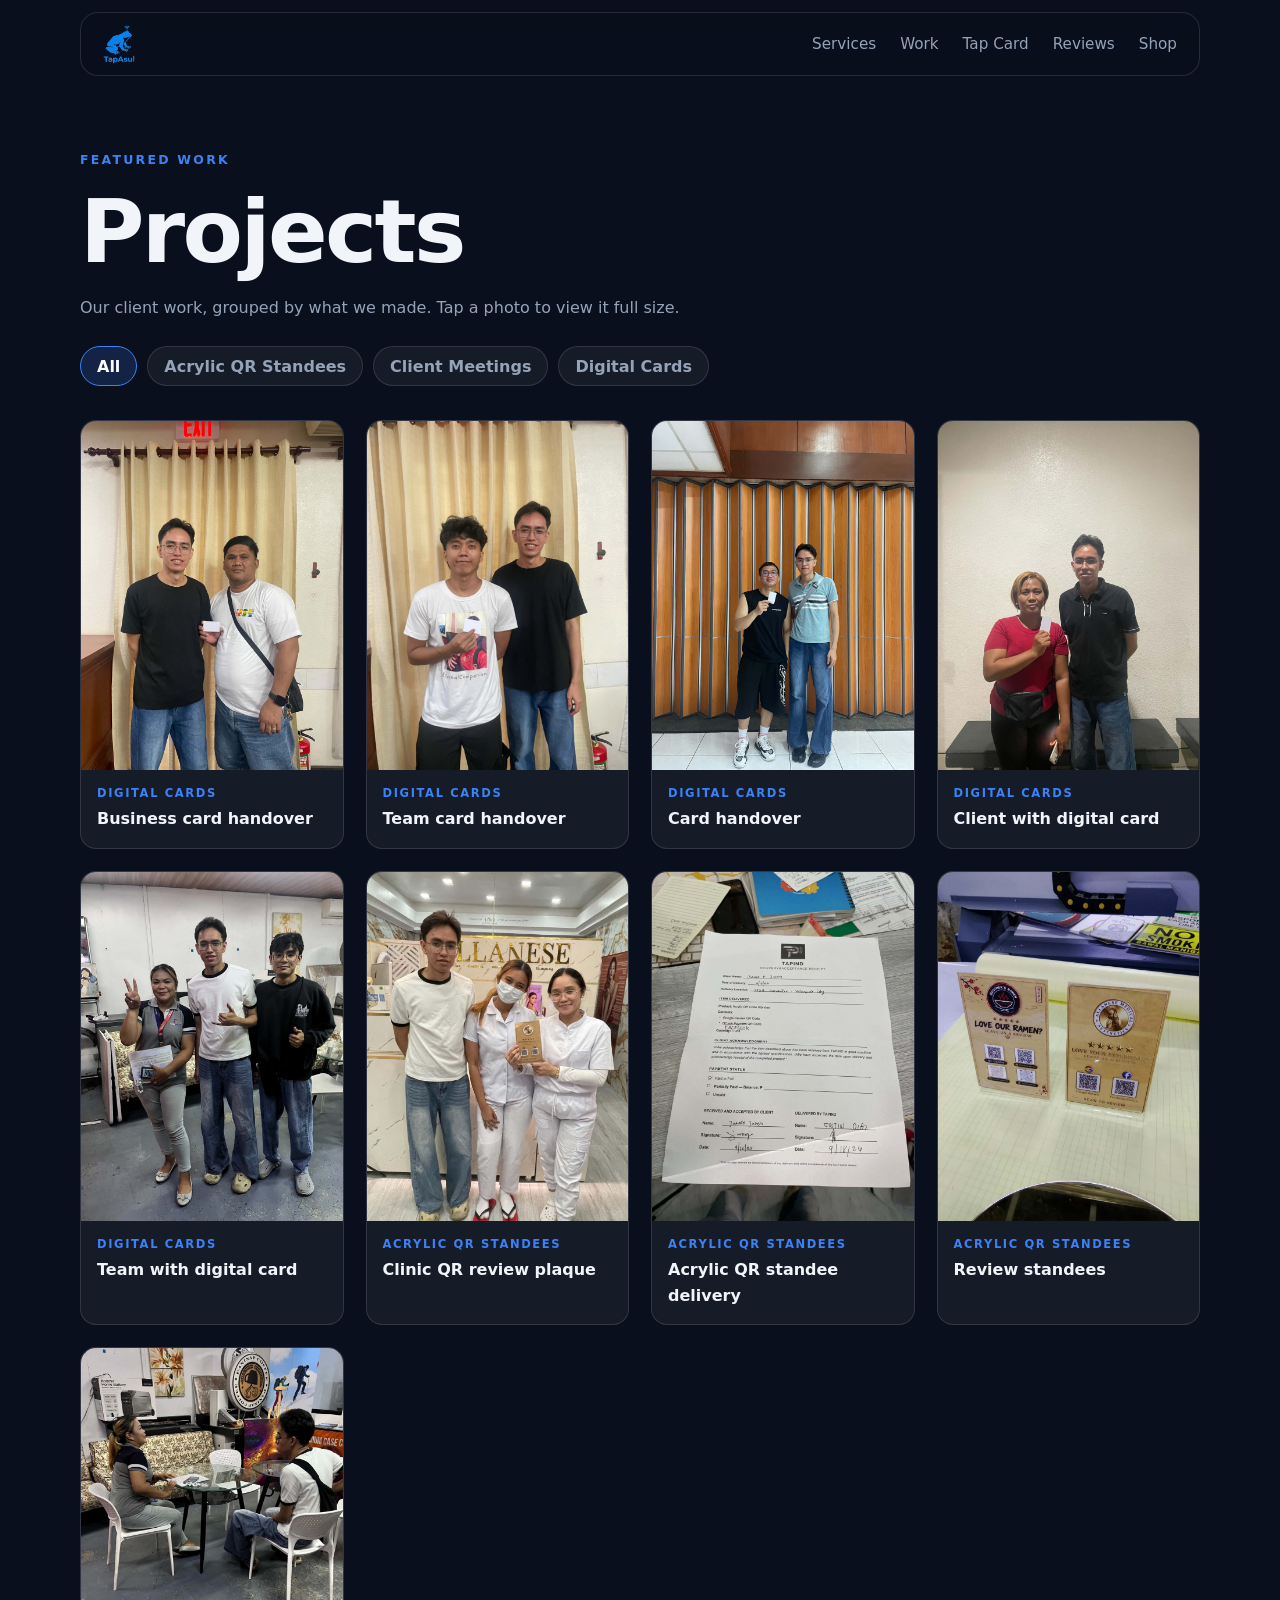
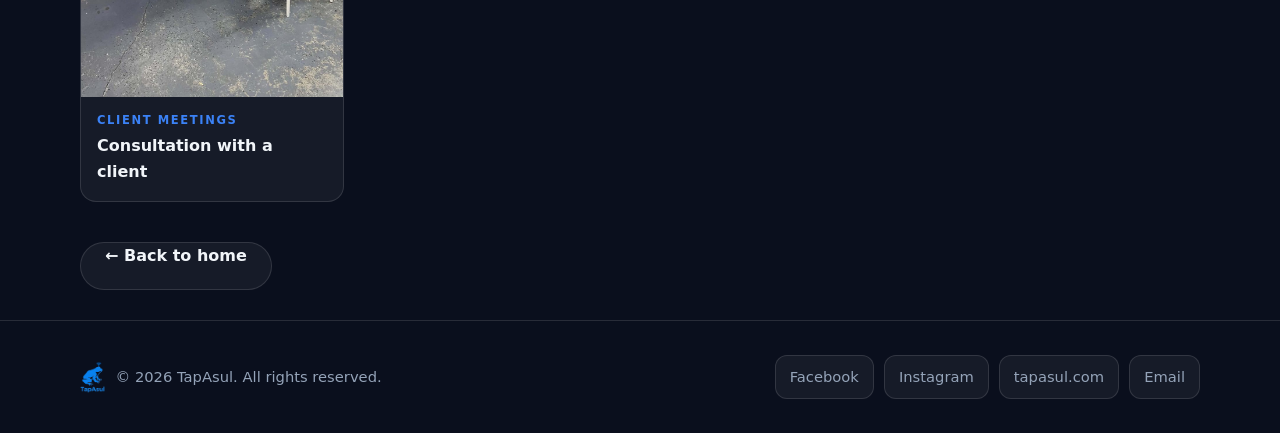
<file: projects.html>
<!DOCTYPE html>
<html lang="en">
<head>
<meta charset="UTF-8">
<meta name="viewport" content="width=device-width, initial-scale=1.0">
<title>Projects | TapAsul</title>
<meta name="description" content="TapAsul projects: NFC digital cards, acrylic QR standees, and client moments.">
<meta property="og:type" content="website">
<meta property="og:title" content="TapAsul | Digital Storefronts, NFC Cards & Automation">
<meta property="og:description" content="Tap once. Connect instantly. NFC digital cards and custom web solutions by TapAsul.">
<meta property="og:image" content="assets/back.jpg">
<meta name="twitter:card" content="summary_large_image">
<link rel="icon" type="image/png" href="assets/favicon.png">
<style>
:root{
  --bg:#0a0f1d; --glass:rgba(255,255,255,.05); --glass-b:rgba(255,255,255,.12);
  --text:#f1f5f9; --muted:#94a3b8;
  --blue:#3b82f6; --blue2:#1a73e8;
  --ease:cubic-bezier(.4,0,.2,1);
}
*{box-sizing:border-box;margin:0;padding:0}
html{scroll-behavior:smooth}
body{font-family:system-ui,-apple-system,"Segoe UI",Roboto,sans-serif;background:var(--bg);color:var(--text);line-height:1.6;overflow-x:hidden}
a{color:inherit;text-decoration:none}
button{font:inherit}
img{display:block;max-width:100%}
.wrap{width:min(1120px,92%);margin:0 auto}
section{padding:clamp(72px,11vw,130px) 0;position:relative}
.eyebrow{font-size:.78rem;letter-spacing:.18em;text-transform:uppercase;color:var(--blue);font-weight:700;margin-bottom:14px}
h1,h2,h3{line-height:1.1;font-weight:800}
h1{font-size:clamp(2.4rem,7vw,5.5rem);letter-spacing:-.03em}
h2{font-size:clamp(2rem,5vw,3.2rem);letter-spacing:-.02em;margin-bottom:16px}
.muted{color:var(--muted)}
.accent{background:linear-gradient(120deg,var(--blue),#60a5fa);-webkit-background-clip:text;background-clip:text;color:transparent}
.glass{background:var(--glass);border:1px solid var(--glass-b);backdrop-filter:blur(14px);-webkit-backdrop-filter:blur(14px);border-radius:20px}

/* Glass nav */
header{position:fixed;top:12px;left:0;right:0;z-index:50}
.nav{display:flex;justify-content:space-between;align-items:center;height:64px;padding:0 22px;background:rgba(10,15,29,.55);backdrop-filter:blur(16px);-webkit-backdrop-filter:blur(16px);border:1px solid var(--glass-b);border-radius:18px}
.logo{display:flex;align-items:center;gap:10px;font-weight:800;font-size:1.1rem}
.logo img{height:40px;width:auto;border-radius:6px}
.navlinks{display:flex;gap:24px;list-style:none}
.navlinks a{color:var(--muted);font-size:.95rem;transition:color .2s;min-height:44px;display:inline-flex;align-items:center}
.navlinks a:hover{color:var(--text)}
.menu-btn{display:none;width:44px;height:44px;border-radius:12px;border:1px solid var(--glass-b);background:var(--glass);color:var(--text);font-size:1.2rem;cursor:pointer}
@media(max-width:820px){
  .navlinks{position:absolute;top:72px;left:0;right:0;flex-direction:column;gap:0;background:rgba(10,15,29,.96);border-radius:18px;border:1px solid var(--glass-b);max-height:0;overflow:hidden;transition:max-height .35s var(--ease)}
  .navlinks.open{max-height:360px}
  .navlinks a{display:flex;padding:0 22px;width:100%}
  .menu-btn{display:inline-flex;align-items:center;justify-content:center}
}

/* Buttons */
.btn{display:inline-flex;align-items:center;justify-content:center;gap:8px;min-height:48px;padding:0 24px;border-radius:999px;font-weight:700;border:1px solid var(--glass-b);background:var(--glass);color:var(--text);cursor:pointer;transition:transform .25s var(--ease),box-shadow .25s,border-color .25s}
.btn:hover{transform:translateY(-2px);border-color:var(--blue)}
.btn-primary{background:linear-gradient(120deg,var(--blue2),var(--blue));border-color:transparent;color:#fff;box-shadow:0 10px 30px -12px var(--blue2)}
.btn-primary:hover{box-shadow:0 14px 40px -10px var(--blue2)}

/* Hero */
.hero{min-height:100vh;display:flex;align-items:center;padding-top:120px}
.hero .sub{font-size:clamp(1.05rem,2vw,1.3rem);color:var(--muted);max-width:620px;margin:22px 0 34px}
.hero-stats{display:flex;flex-wrap:wrap;gap:26px;margin-top:50px}
.hero-stats div{padding:14px 20px}
.hero-stats strong{display:block;font-size:1.5rem;color:var(--blue)}
.hero-stats span{color:var(--muted);font-size:.9rem}

/* Reveal */
.reveal{opacity:0;transform:translateY(34px);transition:opacity .9s var(--ease),transform .9s var(--ease)}
.reveal.in{opacity:1;transform:none}

/* 3D background card layer */
#cardLayer{position:fixed;inset:0;pointer-events:none;z-index:5;perspective:1100px}
#cardPos{position:absolute;left:0;top:0;transform:translate3d(-50%,-50%,0);will-change:transform,opacity}
#card3d{width:320px;height:202px;position:relative;transform-style:preserve-3d}
#card3d.tap{animation:tapPulse .55s var(--ease)}
@keyframes tapPulse{0%{transform:translateZ(0)}40%{transform:translateZ(-24px)}100%{transform:translateZ(0)}}
.face{position:absolute;inset:0;border-radius:16px;backface-visibility:hidden;-webkit-backface-visibility:hidden;overflow:hidden;box-shadow:0 22px 50px -18px rgba(0,0,0,.6)}
.face img{width:100%;height:100%;object-fit:cover}
.back{transform:rotateY(180deg)}

/* Projects */
.svc-grid{display:grid;gap:22px;grid-template-columns:repeat(auto-fit,minmax(280px,1fr));margin-top:40px}
.svc{padding:30px;transition:transform .45s var(--ease),border-color .3s,box-shadow .45s}
.svc:hover{transform:translateY(-6px);border-color:rgba(59,130,246,.5);box-shadow:0 24px 50px -24px rgba(59,130,246,.5)}
.svc .ico{width:48px;height:48px;border-radius:14px;display:grid;place-items:center;background:rgba(59,130,246,.15);color:var(--blue);font-size:1.4rem;margin-bottom:16px}
.svc p{color:var(--muted);font-size:.95rem;margin-bottom:14px}
.tags{display:flex;flex-wrap:wrap;gap:8px}
.tag{font-size:.78rem;padding:4px 11px;border-radius:999px;border:1px solid var(--glass-b);color:var(--muted);background:rgba(255,255,255,.03)}
.projects{display:grid;gap:22px;grid-template-columns:repeat(auto-fit,minmax(300px,1fr));margin-top:40px}
.project{padding:28px;display:flex;flex-direction:column;gap:12px;transition:transform .45s var(--ease),border-color .3s}
.project:hover{transform:translateY(-6px);border-color:rgba(59,130,246,.5)}
.project .thumb{aspect-ratio:16/9;border-radius:14px;display:grid;place-items:center;font-size:2.8rem;background:linear-gradient(135deg,#1e3a8a,#0f172a);border:1px solid var(--glass-b)}
.project h3{font-size:1.25rem}
.project p{color:var(--muted);font-size:.95rem}
.project .links{margin-top:auto;display:flex;gap:10px;flex-wrap:wrap}
.project .links .btn{min-height:44px;font-size:.92rem;padding:0 16px}

/* Phone section */
#tap{background:linear-gradient(180deg,transparent,rgba(59,130,246,.08) 60%,transparent)}
.tap-grid{display:grid;gap:50px;grid-template-columns:repeat(auto-fit,minmax(300px,1fr));align-items:center}
.phone-wrap{display:flex;justify-content:center}
.phone{width:290px;height:580px;border-radius:44px;padding:12px;background:linear-gradient(145deg,#334155,#0b1222);box-shadow:0 40px 80px -30px rgba(0,0,0,.8),inset 0 0 0 2px #1e293b;position:relative}
.screen{width:100%;height:100%;border-radius:34px;background:#070b16;position:relative;overflow:hidden}
.sensor{position:absolute;top:18px;left:50%;transform:translateX(-50%);width:96px;height:26px;border-radius:999px;background:#000;z-index:4;display:flex;align-items:center;justify-content:center}
.sensor::after{content:"";width:12px;height:12px;border-radius:50%;background:radial-gradient(circle,#1a73e8,#0b2a5c);box-shadow:0 0 10px rgba(59,130,246,.7);transition:box-shadow .3s}
.phone.scan .sensor::after,.phone.open .sensor::after{box-shadow:0 0 22px #3b82f6,0 0 40px #22c55e}
.ripple{position:absolute;left:50%;top:31px;width:40px;height:40px;margin:-20px 0 0 -20px;border-radius:50%;border:2px solid rgba(34,197,94,.9);opacity:0;pointer-events:none;z-index:3}
.phone.scan .ripple{animation:ripple 1.2s var(--ease) 2}
.phone.scan .ripple:nth-child(2){animation-delay:.35s}
.phone.scan .ripple:nth-child(3){animation-delay:.7s}
@keyframes ripple{0%{transform:scale(.5);opacity:.9}100%{transform:scale(7);opacity:0;border-color:rgba(59,130,246,0)}}

/* Lock screen */
.lock{position:absolute;inset:0;padding:70px 24px 30px;display:flex;flex-direction:column;align-items:center;justify-content:center;text-align:center;transition:opacity .5s var(--ease),transform .5s var(--ease)}
.lock .clock{font-size:3rem;font-weight:300;color:#e2e8f0;letter-spacing:-.02em}
.lock .hint{margin-top:18px;color:var(--muted);font-size:.9rem;max-width:200px}
.lock .hint b{color:var(--text)}
.lock .wave{margin-top:26px;width:70px;height:70px;border-radius:50%;border:1px solid rgba(59,130,246,.35);display:grid;place-items:center;font-size:1.6rem;animation:breathe 2.4s var(--ease) infinite}
@keyframes breathe{0%,100%{box-shadow:0 0 0 0 rgba(59,130,246,.35)}50%{box-shadow:0 0 0 14px rgba(59,130,246,0)}}
.phone.scan .lock,.phone.open .lock{opacity:0;transform:scale(.96)}

/* Reader (loading step after the tap) */
.frog-load{position:relative;width:110px;height:100px;margin:0 auto}
.frog-load svg{width:100%;height:100%;overflow:visible}
.frog-load .frog-hop{transform-box:fill-box;transform-origin:50% 100%;animation:frogHop .9s ease-in-out infinite}
@keyframes frogHop{0%,100%{transform:translateY(0) scaleY(1)}20%{transform:translateY(0) scaleY(.85)}50%{transform:translateY(-12px) scaleY(1.05)}75%{transform:translateY(0) scaleY(.95)}}
.frog-load .tongue{transform-box:view-box;transform-origin:50px 30px;animation:tongueFlick .9s ease-in-out infinite}
@keyframes tongueFlick{0%,40%{transform:scaleY(0)}55%,70%{transform:scaleY(1)}85%,100%{transform:scaleY(0)}}
.frog-load .fly{animation:flyBlink .9s ease-in-out infinite}
@keyframes flyBlink{0%,100%{opacity:.25}55%{opacity:1}}
.reader{position:absolute;inset:0;display:flex;flex-direction:column;align-items:center;justify-content:center;gap:14px;opacity:0;transition:opacity .3s var(--ease);z-index:2;pointer-events:none}
.phone.scan .reader{opacity:1}
.loader{position:relative;width:76px;height:76px}
.loader .ring{position:absolute;inset:0;border-radius:50%;background:conic-gradient(from 0deg,transparent 0deg,#1a73e8 120deg,#22c55e 300deg,transparent 360deg);-webkit-mask:radial-gradient(farthest-side,transparent calc(100% - 7px),#000 calc(100% - 6px));mask:radial-gradient(farthest-side,transparent calc(100% - 7px),#000 calc(100% - 6px));animation:spin 1s linear infinite}
.loader .orbit{position:absolute;left:50%;top:50%;width:10px;height:10px;margin:-5px 0 0 -5px;border-radius:50%;background:#22c55e;box-shadow:0 0 10px #22c55e;animation:orbit 1s linear infinite}
@keyframes spin{to{transform:rotate(360deg)}}
@keyframes orbit{from{transform:rotate(0deg) translateX(33px) rotate(0deg)}to{transform:rotate(360deg) translateX(33px) rotate(-360deg)}}
.reader p{color:#86efac;font-size:.9rem;font-weight:700;letter-spacing:.04em}

/* Profile (opens after the read) */
.profile{position:absolute;inset:0;padding:108px 16px 16px;display:flex;flex-direction:column;gap:10px;overflow-y:auto;scrollbar-width:none;opacity:0;transform:translateY(40px);pointer-events:none;transition:opacity .6s var(--ease),transform .6s var(--ease);background:linear-gradient(180deg,#0f1a33,#070b16);z-index:1}
.profile::-webkit-scrollbar{display:none}
.phone.open .profile{opacity:1;transform:none;pointer-events:auto}
.p-top{display:flex;align-items:center;justify-content:space-between;flex-shrink:0}
.p-top img{height:24px;width:auto}
.p-top span{font-size:.7rem;color:#86efac;font-weight:700;letter-spacing:.06em}
.p-card{background:rgba(255,255,255,.06);border:1px solid var(--glass-b);border-radius:20px;padding:14px;flex-shrink:0}
.p-head{display:flex;align-items:center;gap:12px;margin-bottom:12px}
.av{width:48px;height:48px;border-radius:50%;flex-shrink:0;background:linear-gradient(135deg,var(--blue2),#22c55e);display:grid;place-items:center;font-weight:800;font-size:1.15rem}
.p-head h4{font-size:1rem;line-height:1.2}
.p-head .role{color:var(--muted);font-size:.72rem;line-height:1.35;margin-top:2px}
.p-list{display:grid;gap:6px}
.p-list a{display:flex;justify-content:space-between;align-items:center;gap:10px;padding:8px 10px;border-radius:12px;background:rgba(255,255,255,.04);border:1px solid var(--glass-b);font-size:.74rem}
.p-list a span:first-child{color:var(--muted);flex:0 0 auto}
.p-list a span:last-child{color:var(--text);font-weight:600;text-align:right;word-break:break-all;min-width:0}
.p-actions{display:grid;grid-template-columns:1fr 1fr;gap:8px;flex-shrink:0}
.p-actions a{min-height:42px;line-height:42px;text-align:center;border-radius:12px;background:rgba(59,130,246,.18);border:1px solid rgba(59,130,246,.35);font-weight:600;font-size:.85rem}
.p-actions a.primary{grid-column:1/-1;background:var(--blue2);border-color:transparent}
.p-note{font-size:.62rem;color:var(--muted);text-align:center;flex-shrink:0}
.phone-caption{margin-top:14px;text-align:center;font-size:.85rem;color:var(--muted)}
.phone-caption button{background:none;border:none;color:var(--blue);cursor:pointer;font-weight:600;min-height:44px;padding:0 6px}

/* Projects: 3D card globe */
.sr-only{position:absolute;width:1px;height:1px;overflow:hidden;clip:rect(0 0 0 0);white-space:nowrap}
.globe-stage{--tw:250px;--th:330px;height:560px;position:relative;overflow:hidden;margin-top:8px}
.tile.photo{cursor:zoom-in;padding:0;border-radius:14px}
.photo-box{position:fixed;inset:0;z-index:9999;background:rgba(3,7,18,.92);display:none;align-items:center;justify-content:center;padding:20px;cursor:zoom-out}
.photo-box.open{display:flex}
.photo-box img{max-width:100%;max-height:100%;border-radius:14px;box-shadow:0 0 40px rgba(59,130,246,.35)}
.photo-box button{position:absolute;top:14px;right:18px;background:none;border:0;color:#fff;font-size:2rem;cursor:pointer;line-height:1}
.globe{position:absolute;left:50%;top:50%;width:0;height:0}
.tile{position:absolute;left:0;top:0;will-change:transform;width:var(--tw);height:var(--th);border-radius:12px;border:1px solid rgba(96,165,250,.45);background:linear-gradient(135deg,#1e3a8a,#0f172a);display:flex;flex-direction:column;justify-content:center;align-items:flex-start;padding:12px;color:#fff;overflow:hidden;box-shadow:0 0 22px rgba(59,130,246,.18);text-decoration:none}
.tile .emo{font-size:1.6rem;line-height:1}
.tile strong{font-size:.92rem;margin-top:8px;line-height:1.2}
.tile small{color:#94a3b8;font-size:.7rem;margin-top:3px}
.tile img{position:absolute;inset:0;width:100%;height:100%;object-fit:cover}
.tile:hover{border-color:var(--blue)}
.globe-hint{text-align:center;font-size:.85rem;margin-top:8px}
@media (max-width:820px){
  .globe-stage{--tw:150px;--th:200px;height:400px}
  .tile{padding:8px}
  .tile .emo{font-size:1rem}
  .tile strong{font-size:.7rem;margin-top:4px}
  .tile small{display:none}
}

/* Footer */
footer{border-top:1px solid var(--glass-b);padding:34px 0;color:var(--muted);font-size:.92rem;position:relative;z-index:6;background:var(--bg)}
footer .wrap{display:flex;flex-wrap:wrap;justify-content:space-between;align-items:center;gap:16px}
footer .brand{display:flex;align-items:center;gap:10px}
footer .brand img{height:32px;width:auto}
footer .socials{display:flex;gap:10px}
footer .socials a{min-height:44px;display:inline-flex;align-items:center;padding:0 14px;border-radius:12px;border:1px solid var(--glass-b);background:var(--glass)}
footer .socials a:hover{border-color:var(--blue);color:var(--text)}

/* Contact */
.contact-form{padding:30px;display:grid;gap:14px;max-width:560px}
.field label{display:block;font-size:.88rem;color:var(--muted);margin-bottom:6px}
.field input,.field select,.field textarea{width:100%;min-height:48px;padding:12px 14px;border-radius:12px;border:1px solid var(--glass-b);background:rgba(255,255,255,.04);color:var(--text);font:inherit}
.field select option{background:#0f172a}
.field textarea{min-height:120px;resize:vertical}
.field input:focus,.field select:focus,.field textarea:focus{outline:none;border-color:var(--blue)}
.status{min-height:1.4em;color:#86efac;font-size:.92rem}

.socials-grid{display:grid;grid-template-columns:repeat(auto-fit,minmax(160px,1fr));gap:14px;max-width:680px;margin:0 auto}
.soc{min-height:56px;display:flex;align-items:center;justify-content:center;font-weight:600;transition:transform .25s var(--ease),border-color .25s}
.soc:hover{transform:translateY(-3px);border-color:var(--blue)}
/* Fireflies + frog */
#fireflies{position:fixed;inset:0;width:100%;height:100%;pointer-events:none;z-index:0}
.frog-strip{position:relative;height:150px;background:transparent;overflow:hidden}
.frog-strip canvas{position:absolute;inset:0;width:100%;height:100%;display:block}
.frog-score{position:absolute;top:12px;left:20px;font-size:.85rem;color:var(--muted);z-index:1;pointer-events:none}
.feat{list-style:none;margin:0 0 16px;padding:0;display:grid;gap:8px}
.feat li{position:relative;padding-left:24px;color:var(--muted);font-size:.9rem;line-height:1.45}
.feat li::before{content:"✓";position:absolute;left:0;top:0;color:#22c55e;font-weight:700}
/* Frog: hidden sensor (still used for the card lock) and moving eyes */
.sensor{background:transparent!important;box-shadow:none!important}
.sensor::after{display:none!important}
:focus-visible{outline:2px solid var(--blue);outline-offset:3px}

@media (max-width:820px){
  #card3d{width:240px;height:152px}
}
@media (prefers-reduced-motion:reduce){
  *,*::before,*::after{animation:none!important;transition:none!important;scroll-behavior:auto!important}
  .reveal{opacity:1;transform:none}
}
/* Frog phone */
.phone{width:380px;height:460px;padding:0;border-radius:0;background:none;box-shadow:none;position:relative;margin:0 auto}
.frog-shell{position:absolute;inset:0;width:100%;height:100%;z-index:1;filter:drop-shadow(0 30px 40px rgba(0,0,0,.6))}
.screen{position:absolute;left:50%;top:132px;width:290px;height:300px;transform:translateX(-50%);border-radius:24px;background:#070b16;border:2px solid rgba(96,165,250,.5);box-shadow:0 0 30px rgba(59,130,246,.25);overflow:hidden;z-index:2}
.sensor{position:absolute;top:62px;left:50%;transform:translateX(-50%);width:56px;height:22px;z-index:4}
.ripple{position:absolute;left:50%;top:73px;margin:-20px 0 0 -20px;z-index:3}
.profile{padding:14px 12px 12px;gap:8px}
@media (max-width:500px){
  .phone{transform:scale(.78);transform-origin:top center;margin-bottom:-90px}
}

#tap .tap-grid{gap:90px}
#tap .tap-grid > div:first-child{padding-right:20px}
#tap .eyebrow{margin-bottom:20px}
#tap h2{line-height:1.22;margin-bottom:30px}
#tap p.muted{line-height:1.8}
#tap .btn{margin-top:14px}
.phone.near .frog-shell{filter:drop-shadow(0 0 24px rgba(34,197,94,.7))}
</style>
<style>
.page-hero{padding:150px 0 30px}
.filters{display:flex;flex-wrap:wrap;gap:10px;margin:26px 0 34px}
.chip{min-height:40px;padding:0 16px;border-radius:999px;border:1px solid var(--glass-b);background:var(--glass);color:var(--muted);font-weight:600;cursor:pointer;transition:all .25s var(--ease)}
.chip:hover,.chip.on{color:#fff;border-color:var(--blue);background:rgba(59,130,246,.18)}
.gallery{display:grid;gap:22px;grid-template-columns:repeat(auto-fill,minmax(230px,1fr))}
.shot{margin:0;border-radius:16px;overflow:hidden;border:1px solid var(--glass-b);background:var(--glass);transition:transform .45s var(--ease),border-color .3s,box-shadow .45s}
.shot:hover{transform:translateY(-6px);border-color:rgba(59,130,246,.5);box-shadow:0 24px 50px -24px rgba(59,130,246,.5)}
.shot-btn{display:block;width:100%;padding:0;border:0;background:none;cursor:zoom-in}
.shot-btn img{width:100%;aspect-ratio:3/4;object-fit:cover;display:block}
.shot figcaption{padding:14px 16px 16px;font-weight:600}
.shot .cat{display:block;font-size:.72rem;letter-spacing:.14em;text-transform:uppercase;color:var(--blue);margin-bottom:4px}
.shot[hidden]{display:none}
.back-link{display:inline-block;margin-top:40px}
.photo-box{position:fixed;inset:0;z-index:9999;background:rgba(3,7,18,.92);display:none;align-items:center;justify-content:center;padding:20px;cursor:zoom-out}
.photo-box.open{display:flex}
.photo-box img{max-width:100%;max-height:100%;border-radius:14px;box-shadow:0 0 40px rgba(59,130,246,.35)}
.photo-box button{position:absolute;top:14px;right:18px;background:none;border:0;color:#fff;font-size:2rem;cursor:pointer;line-height:1}
</style>
</head>
<body>

<header>
  <nav class="nav wrap" aria-label="Main navigation" style="width:min(1120px,92%)">
    <a href="index.html#top" class="logo"><img src="assets/logo.png" alt="TapAsul"></a>
    <ul class="navlinks" id="navlinks">
      <li><a href="index.html#services">Services</a></li>
      <li><a href="index.html#work">Work</a></li>
      <li><a href="index.html#tap">Tap Card</a></li>
      <li><a href="index.html#reviews">Reviews</a></li>
      <li><a href="index.html#connect">Shop</a></li>
    </ul>
    <button class="menu-btn" id="menuBtn" aria-label="Open menu" aria-expanded="false">☰</button>
  </nav>
</header>

<main>
  <section class="wrap page-hero">
    <p class="eyebrow">Featured work</p>
    <h1>Projects</h1>
    <p class="muted" style="max-width:620px;margin-top:14px">Our client work, grouped by what we made. Tap a photo to view it full size.</p>

    <div class="filters" role="group" aria-label="Filter projects">
      <button class="chip on" type="button" data-cat="All">All</button>
      <button class="chip" type="button" data-cat="Acrylic QR Standees">Acrylic QR Standees</button>
      <button class="chip" type="button" data-cat="Client Meetings">Client Meetings</button>
      <button class="chip" type="button" data-cat="Digital Cards">Digital Cards</button>
    </div>

    <div class="gallery" id="gallery">
      <figure class="shot" data-cat="Digital Cards">
        <button type="button" class="shot-btn" data-src="assets/client-1.jpg" aria-label="View photo: Business card handover"><img src="assets/client-1.jpg" alt="Business card handover" loading="lazy"></button>
        <figcaption><span class="cat">Digital Cards</span>Business card handover</figcaption>
      </figure>
      <figure class="shot" data-cat="Digital Cards">
        <button type="button" class="shot-btn" data-src="assets/client-2.jpg" aria-label="View photo: Team card handover"><img src="assets/client-2.jpg" alt="Team card handover" loading="lazy"></button>
        <figcaption><span class="cat">Digital Cards</span>Team card handover</figcaption>
      </figure>
      <figure class="shot" data-cat="Digital Cards">
        <button type="button" class="shot-btn" data-src="assets/client-3.jpg" aria-label="View photo: Card handover"><img src="assets/client-3.jpg" alt="Card handover" loading="lazy"></button>
        <figcaption><span class="cat">Digital Cards</span>Card handover</figcaption>
      </figure>
      <figure class="shot" data-cat="Digital Cards">
        <button type="button" class="shot-btn" data-src="assets/client-4.jpg" aria-label="View photo: Client with digital card"><img src="assets/client-4.jpg" alt="Client with digital card" loading="lazy"></button>
        <figcaption><span class="cat">Digital Cards</span>Client with digital card</figcaption>
      </figure>
      <figure class="shot" data-cat="Digital Cards">
        <button type="button" class="shot-btn" data-src="assets/client-5.jpg" aria-label="View photo: Team with digital card"><img src="assets/client-5.jpg" alt="Team with digital card" loading="lazy"></button>
        <figcaption><span class="cat">Digital Cards</span>Team with digital card</figcaption>
      </figure>
      <figure class="shot" data-cat="Acrylic QR Standees">
        <button type="button" class="shot-btn" data-src="assets/client-6.jpg" aria-label="View photo: Clinic QR review plaque"><img src="assets/client-6.jpg" alt="Clinic QR review plaque" loading="lazy"></button>
        <figcaption><span class="cat">Acrylic QR Standees</span>Clinic QR review plaque</figcaption>
      </figure>
      <figure class="shot" data-cat="Acrylic QR Standees">
        <button type="button" class="shot-btn" data-src="assets/client-7.jpg" aria-label="View photo: Acrylic QR standee delivery"><img src="assets/client-7.jpg" alt="Acrylic QR standee delivery" loading="lazy"></button>
        <figcaption><span class="cat">Acrylic QR Standees</span>Acrylic QR standee delivery</figcaption>
      </figure>
      <figure class="shot" data-cat="Acrylic QR Standees">
        <button type="button" class="shot-btn" data-src="assets/client-8.jpg" aria-label="View photo: Review standees"><img src="assets/client-8.jpg" alt="Review standees" loading="lazy"></button>
        <figcaption><span class="cat">Acrylic QR Standees</span>Review standees</figcaption>
      </figure>
      <figure class="shot" data-cat="Client Meetings">
        <button type="button" class="shot-btn" data-src="assets/client-9.jpg" aria-label="View photo: Consultation with a client"><img src="assets/client-9.jpg" alt="Consultation with a client" loading="lazy"></button>
        <figcaption><span class="cat">Client Meetings</span>Consultation with a client</figcaption>
      </figure>
    </div>

    <a href="index.html#work" class="btn back-link">&larr; Back to home</a>
  </section>
</main>

<div class="photo-box" id="photoBox"><button aria-label="Close">&times;</button><img alt=""></div>

<footer>
  <div class="wrap">
    <div class="brand"><img src="assets/logo.png" alt="TapAsul"><span>© <span id="year"></span> TapAsul. All rights reserved.</span></div>
    <div class="socials">
      <a href="https://www.facebook.com/justin.meee/" target="_blank" rel="noopener" aria-label="Facebook">Facebook</a>
      <a href="https://www.instagram.com/tapasul_digitalcard" target="_blank" rel="noopener" aria-label="Instagram">Instagram</a>
      <a href="https://tapasul.com/" target="_blank" rel="noopener">tapasul.com</a>
      <a href="mailto:tapasul.digitalcard@gmail.com">Email</a>
    </div>
  </div>
</footer>

<script>
  document.getElementById('year').textContent = new Date().getFullYear();

  // filter by category
  const chips = document.querySelectorAll('.chip');
  const shots = document.querySelectorAll('.shot');
  chips.forEach(chip => chip.addEventListener('click', () => {
    chips.forEach(c => c.classList.toggle('on', c === chip));
    const cat = chip.dataset.cat;
    shots.forEach(s => s.hidden = !(cat === 'All' || s.dataset.cat === cat));
  }));

  // full-size photo
  const box = document.getElementById('photoBox');
  const boxImg = box.querySelector('img');
  document.querySelectorAll('.shot-btn').forEach(b => b.addEventListener('click', () => {
    boxImg.src = b.dataset.src;
    box.classList.add('open');
  }));
  box.addEventListener('click', () => box.classList.remove('open'));
  addEventListener('keydown', e => { if (e.key === 'Escape') box.classList.remove('open'); });

  // mobile menu, if the header includes one
  const menuBtn = document.getElementById('menuBtn');
  const navlinks = document.getElementById('navlinks');
  if (menuBtn && navlinks) menuBtn.addEventListener('click', () => {
    const open = navlinks.classList.toggle('open');
    menuBtn.setAttribute('aria-expanded', open);
  });
</script>
</body>
</html>
</file>
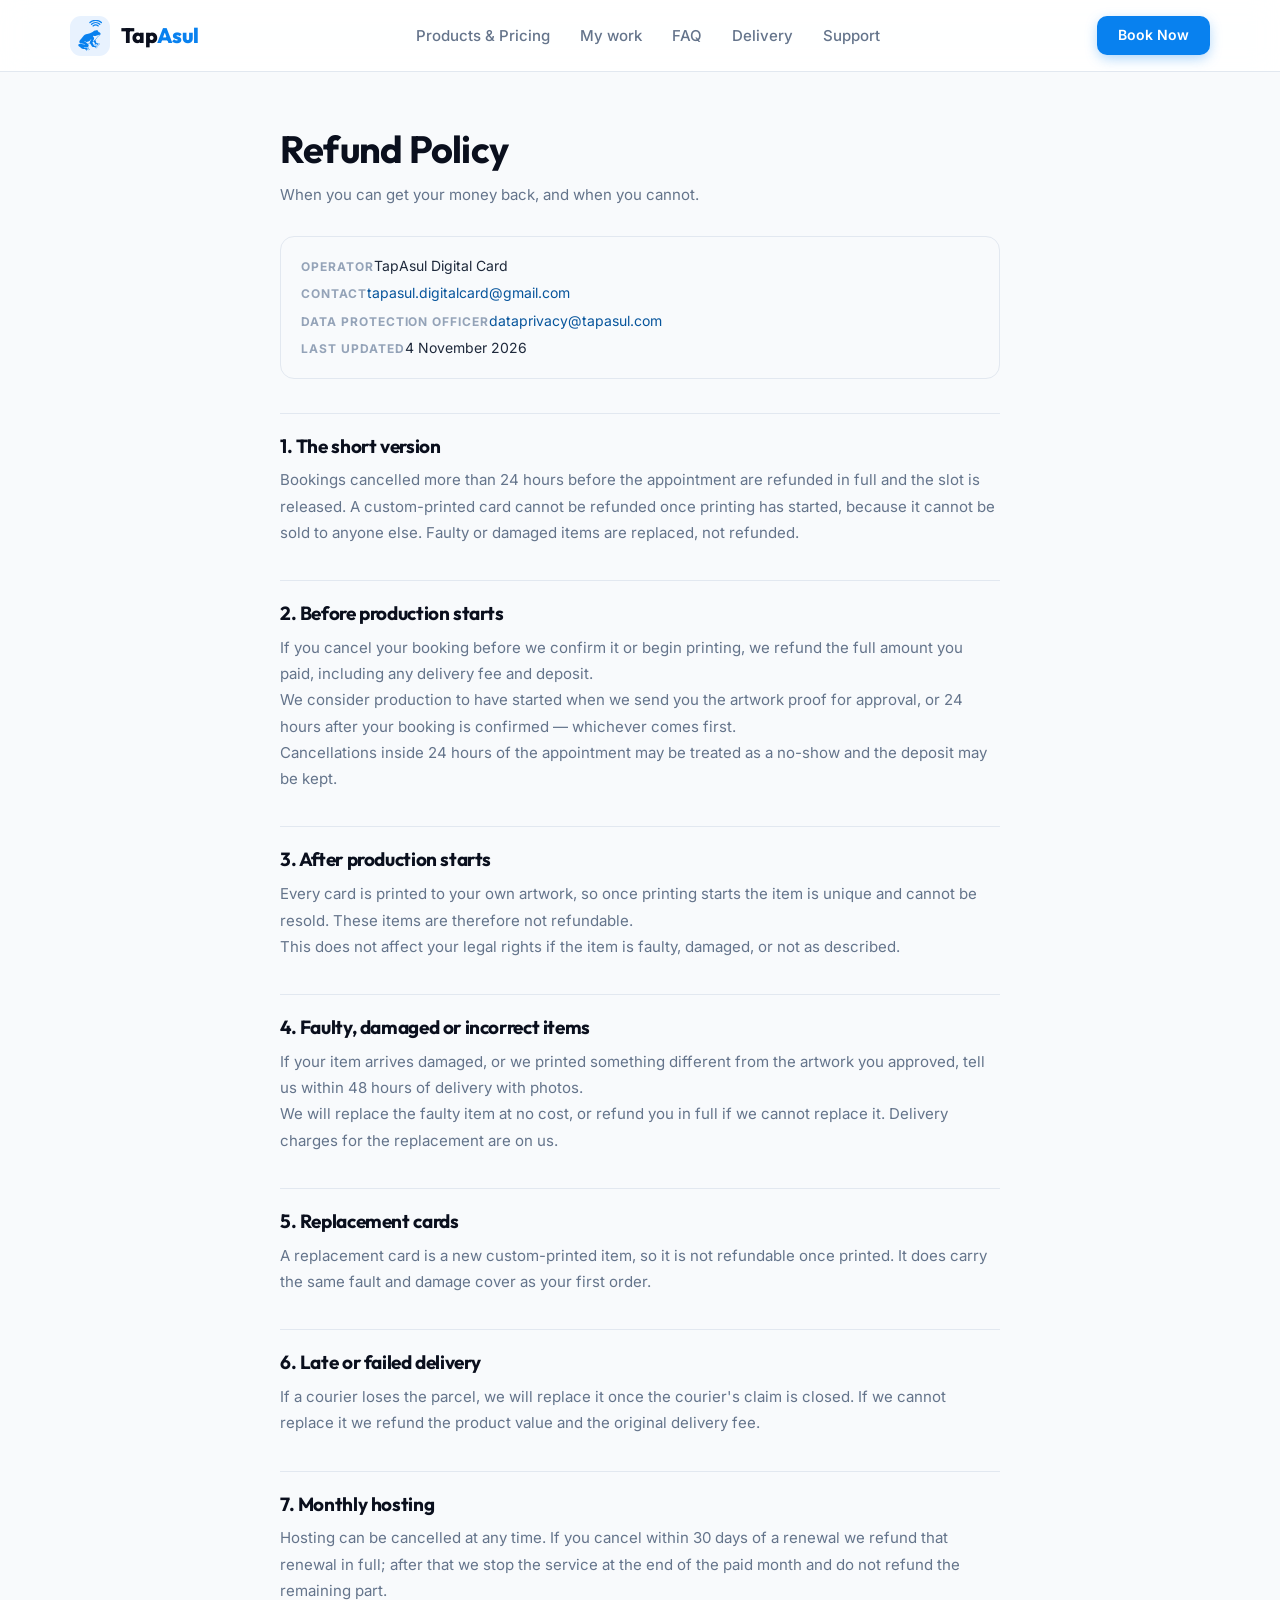
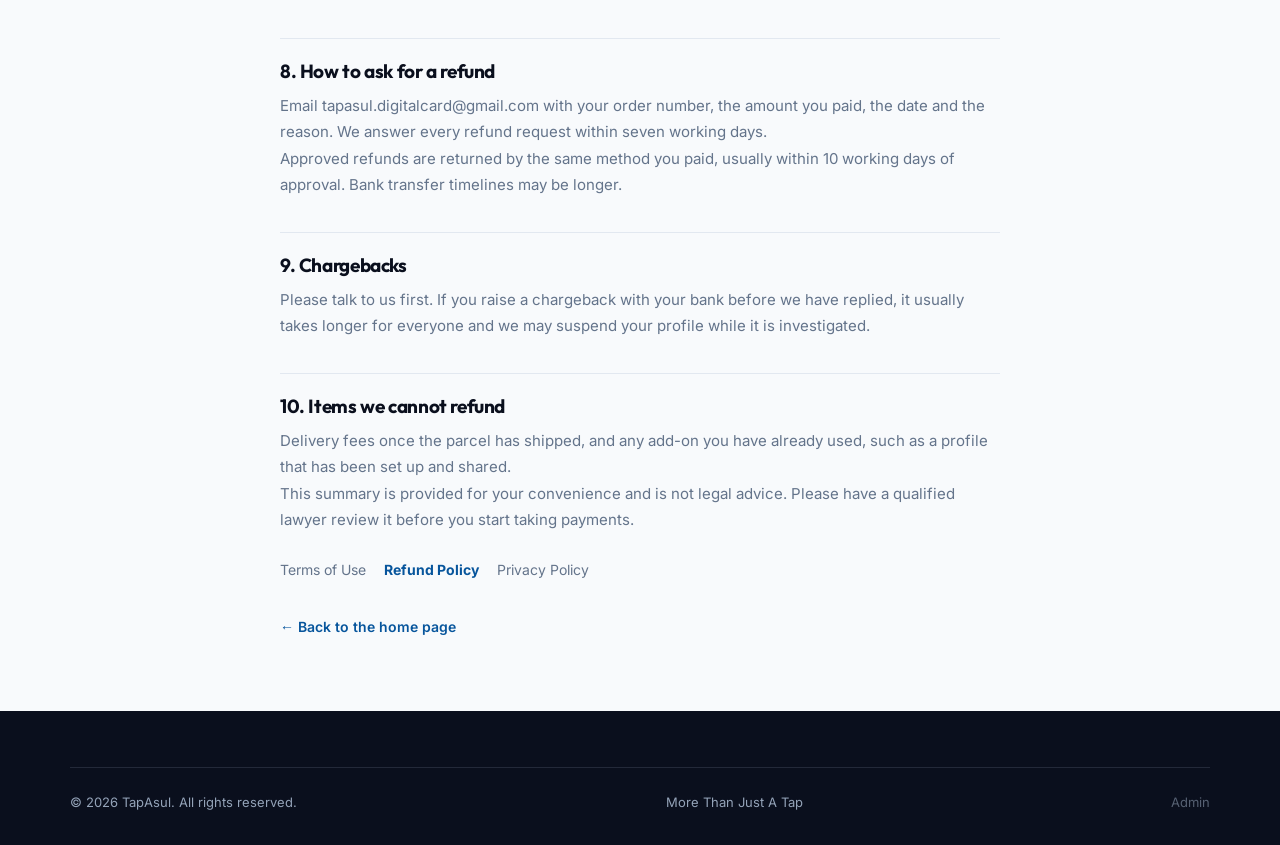
<file: refund-policy.html>
<!DOCTYPE html>
<html lang="en">
<head>
  <meta charset="UTF-8">
  <meta name="viewport" content="width=device-width, initial-scale=1.0">
  <meta name="robots" content="index,follow">

  <!-- seo:begin — generated from site.config.js by `node tools/build-seo.js`. -->
  <title>Refund Policy — TapAsul</title>
  <meta name="description" content="When you can get a refund on a TapAsul order, how to ask for one, and how long it takes.">
  <link rel="canonical" href="https://tapasul.example/refund-policy.html">
  <!-- seo:end -->
  <meta name="theme-color" content="#0881ef">
  <link rel="icon" type="image/svg+xml" href="favicon.svg">
  <link rel="apple-touch-icon" href="assets/apple-touch-icon.png">
  <link rel="preload" href="assets/fonts/inter-latin.woff2" as="font" type="font/woff2" crossorigin>
  <link rel="stylesheet" href="fonts.css">
  <link rel="stylesheet" href="styles.css">
</head>
<body data-legal="refund">
  <a class="skip-link" href="#main">Skip to content</a>

  <header class="header">
    <div class="container header__inner">
      <a href="index.html" class="logo" aria-label="TapAsul — home">
        <span class="logo__mark" aria-hidden="true">
          <img src="assets/logo-frog.svg" alt="" width="24" height="31">
        </span>
        <span class="logo__text">Tap<span>Asul</span></span>
      </a>
      <nav class="nav" aria-label="Primary">
        <a href="index.html#products">Products &amp; Pricing</a>
        <a href="index.html#work">My work</a>
        <a href="index.html#faq">FAQ</a>
        <a href="index.html#delivery">Delivery</a>
        <a href="index.html#support">Support</a>
      </nav>
      <div class="header__cta">
        <a href="index.html#preorder" class="btn btn--primary btn--sm">Book Now</a>
      </div>
    </div>
  </header>

  <main id="main" class="legal">
    <div class="container legal__wrap">
      <h1 id="legalTitle">Refund Policy</h1>
      <p class="legal__lede" id="legalLede"></p>
      <div class="legal__meta" id="legalMeta"></div>
      <div id="legalBody"></div>
      <p class="form-note" id="legalNotice"></p>
      <nav class="legal__links" id="legalLinks" aria-label="Legal pages"></nav>
      <a class="legal__back" href="index.html">&larr; Back to the home page</a>
    </div>
  </main>

  <footer class="footer">
    <div class="container">
      <div class="footer__bottom">
        <span>© <span id="year"></span> TapAsul. All rights reserved.</span>
        <span>More Than Just A Tap</span>
        <a class="footer__admin" href="admin.html" rel="nofollow noindex">Admin</a>
      </div>
    </div>
  </footer>

  <script src="site.config.js"></script>
  <script src="legal.js"></script>
</body>
</html>
</file>
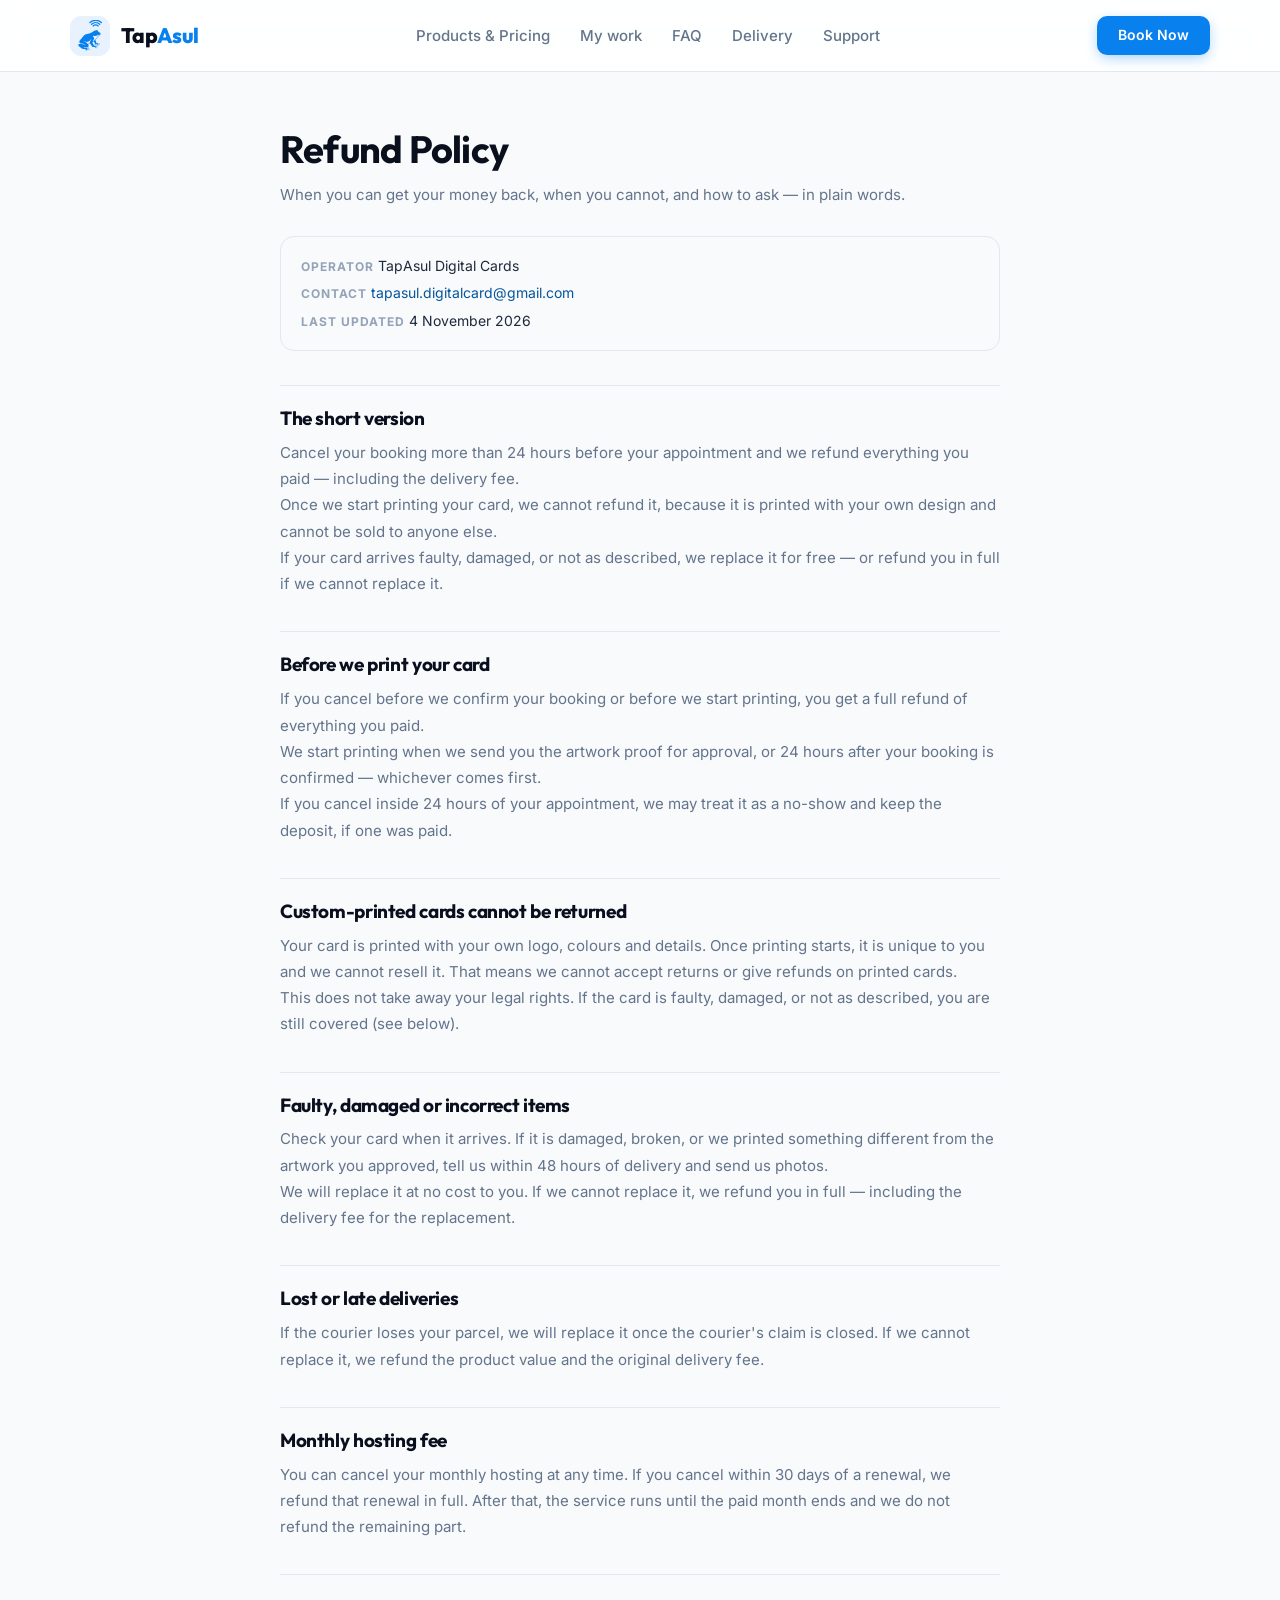
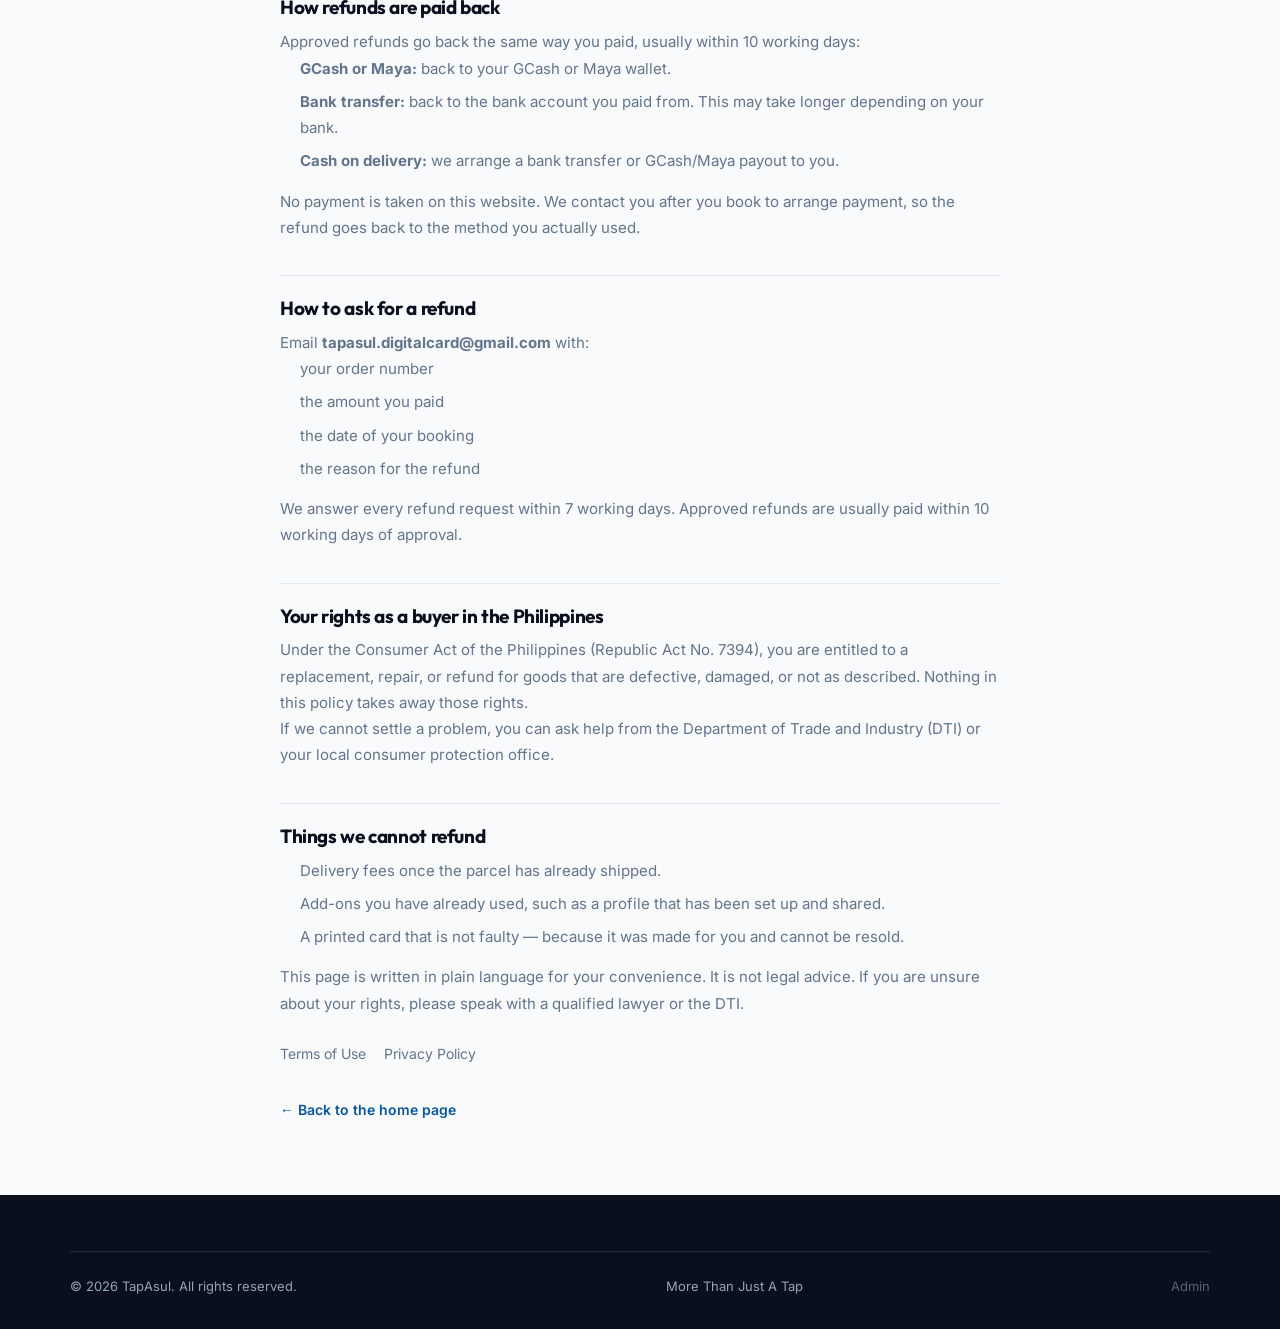
<file: refund.html>
<!DOCTYPE html>
<html lang="en">
<head>
  <meta charset="UTF-8">
  <meta name="viewport" content="width=device-width, initial-scale=1.0">
  <meta name="robots" content="index,follow">

  <!-- seo:begin — generated from site.config.js by `node tools/build-seo.js`. -->
  <title>Refund Policy — TapAsul</title>
  <meta name="description" content="Plain-language refund policy: when you can get your money back, when you cannot, and how to ask. Tailored for Philippine buyers.">
  <link rel="canonical" href="https://tapasul.example/refund.html">
  <!-- seo:end -->
  <meta name="theme-color" content="#0881ef">
  <link rel="icon" type="image/svg+xml" href="favicon.svg">
  <link rel="apple-touch-icon" href="assets/apple-touch-icon.png">
  <link rel="preload" href="assets/fonts/inter-latin.woff2" as="font" type="font/woff2" crossorigin>
  <link rel="stylesheet" href="fonts.css">
  <link rel="stylesheet" href="styles.css">
</head>
<body>
  <a class="skip-link" href="#main">Skip to content</a>

  <header class="header">
    <div class="container header__inner">
      <a href="index.html" class="logo" aria-label="TapAsul — home">
        <span class="logo__mark" aria-hidden="true">
          <img src="assets/logo-frog.svg" alt="" width="24" height="31">
        </span>
        <span class="logo__text">Tap<span>Asul</span></span>
      </a>
      <nav class="nav" aria-label="Primary">
        <a href="index.html#products">Products &amp; Pricing</a>
        <a href="index.html#work">My work</a>
        <a href="index.html#faq">FAQ</a>
        <a href="index.html#delivery">Delivery</a>
        <a href="index.html#support">Support</a>
      </nav>
      <div class="header__cta">
        <a href="index.html#preorder" class="btn btn--primary btn--sm">Book Now</a>
      </div>
    </div>
  </header>

  <main id="main" class="legal">
    <div class="container legal__wrap">
      <h1 id="legalTitle">Refund Policy</h1>
      <p class="legal__lede" id="legalLede">When you can get your money back, when you cannot, and how to ask — in plain words.</p>
      <div class="legal__meta" id="legalMeta">
        <div><strong>Operator</strong> TapAsul Digital Cards</div>
        <div><strong>Contact</strong> <a href="mailto:tapasul.digitalcard@gmail.com">tapasul.digitalcard@gmail.com</a></div>
        <div><strong>Last updated</strong> 4 November 2026</div>
      </div>
      <div id="legalBody">
        <section>
          <h2>The short version</h2>
          <p>Cancel your booking more than 24 hours before your appointment and we refund everything you paid — including the delivery fee.</p>
          <p>Once we start printing your card, we cannot refund it, because it is printed with your own design and cannot be sold to anyone else.</p>
          <p>If your card arrives faulty, damaged, or not as described, we replace it for free — or refund you in full if we cannot replace it.</p>
        </section>

        <section>
          <h2>Before we print your card</h2>
          <p>If you cancel before we confirm your booking or before we start printing, you get a full refund of everything you paid.</p>
          <p>We start printing when we send you the artwork proof for approval, or 24 hours after your booking is confirmed — whichever comes first.</p>
          <p>If you cancel inside 24 hours of your appointment, we may treat it as a no-show and keep the deposit, if one was paid.</p>
        </section>

        <section>
          <h2>Custom-printed cards cannot be returned</h2>
          <p>Your card is printed with your own logo, colours and details. Once printing starts, it is unique to you and we cannot resell it. That means we cannot accept returns or give refunds on printed cards.</p>
          <p>This does not take away your legal rights. If the card is faulty, damaged, or not as described, you are still covered (see below).</p>
        </section>

        <section>
          <h2>Faulty, damaged or incorrect items</h2>
          <p>Check your card when it arrives. If it is damaged, broken, or we printed something different from the artwork you approved, tell us within 48 hours of delivery and send us photos.</p>
          <p>We will replace it at no cost to you. If we cannot replace it, we refund you in full — including the delivery fee for the replacement.</p>
        </section>

        <section>
          <h2>Lost or late deliveries</h2>
          <p>If the courier loses your parcel, we will replace it once the courier's claim is closed. If we cannot replace it, we refund the product value and the original delivery fee.</p>
        </section>

        <section>
          <h2>Monthly hosting fee</h2>
          <p>You can cancel your monthly hosting at any time. If you cancel within 30 days of a renewal, we refund that renewal in full. After that, the service runs until the paid month ends and we do not refund the remaining part.</p>
        </section>

        <section>
          <h2>How refunds are paid back</h2>
          <p>Approved refunds go back the same way you paid, usually within 10 working days:</p>
          <ul>
            <li><strong>GCash or Maya:</strong> back to your GCash or Maya wallet.</li>
            <li><strong>Bank transfer:</strong> back to the bank account you paid from. This may take longer depending on your bank.</li>
            <li><strong>Cash on delivery:</strong> we arrange a bank transfer or GCash/Maya payout to you.</li>
          </ul>
          <p>No payment is taken on this website. We contact you after you book to arrange payment, so the refund goes back to the method you actually used.</p>
        </section>

        <section>
          <h2>How to ask for a refund</h2>
          <p>Email <strong>tapasul.digitalcard@gmail.com</strong> with:</p>
          <ul>
            <li>your order number</li>
            <li>the amount you paid</li>
            <li>the date of your booking</li>
            <li>the reason for the refund</li>
          </ul>
          <p>We answer every refund request within 7 working days. Approved refunds are usually paid within 10 working days of approval.</p>
        </section>

        <section>
          <h2>Your rights as a buyer in the Philippines</h2>
          <p>Under the Consumer Act of the Philippines (Republic Act No. 7394), you are entitled to a replacement, repair, or refund for goods that are defective, damaged, or not as described. Nothing in this policy takes away those rights.</p>
          <p>If we cannot settle a problem, you can ask help from the Department of Trade and Industry (DTI) or your local consumer protection office.</p>
        </section>

        <section>
          <h2>Things we cannot refund</h2>
          <ul>
            <li>Delivery fees once the parcel has already shipped.</li>
            <li>Add-ons you have already used, such as a profile that has been set up and shared.</li>
            <li>A printed card that is not faulty — because it was made for you and cannot be resold.</li>
          </ul>
        </section>
      </div>
      <p class="form-note" id="legalNotice">This page is written in plain language for your convenience. It is not legal advice. If you are unsure about your rights, please speak with a qualified lawyer or the DTI.</p>
      <nav class="legal__links" id="legalLinks" aria-label="Legal pages"></nav>
      <a class="legal__back" href="index.html">&larr; Back to the home page</a>
    </div>
  </main>

  <footer class="footer">
    <div class="container">
      <div class="footer__bottom">
        <span>© <span id="year"></span> TapAsul. All rights reserved.</span>
        <span>More Than Just A Tap</span>
        <a class="footer__admin" href="admin.html" rel="nofollow noindex">Admin</a>
      </div>
    </div>
  </footer>

  <script>
    var year = document.getElementById('year');
    if (year) year.textContent = new Date().getFullYear();

    var links = document.getElementById('legalLinks');
    if (links) {
      links.innerHTML = [
        ['terms.html', 'Terms of Use'],
        ['privacy-policy.html', 'Privacy Policy'],
      ].map(function (p) {
        return '<a href="' + p[0] + '">' + p[1] + '</a>';
      }).join('');
    }
  </script>
</body>
</html>
</file>
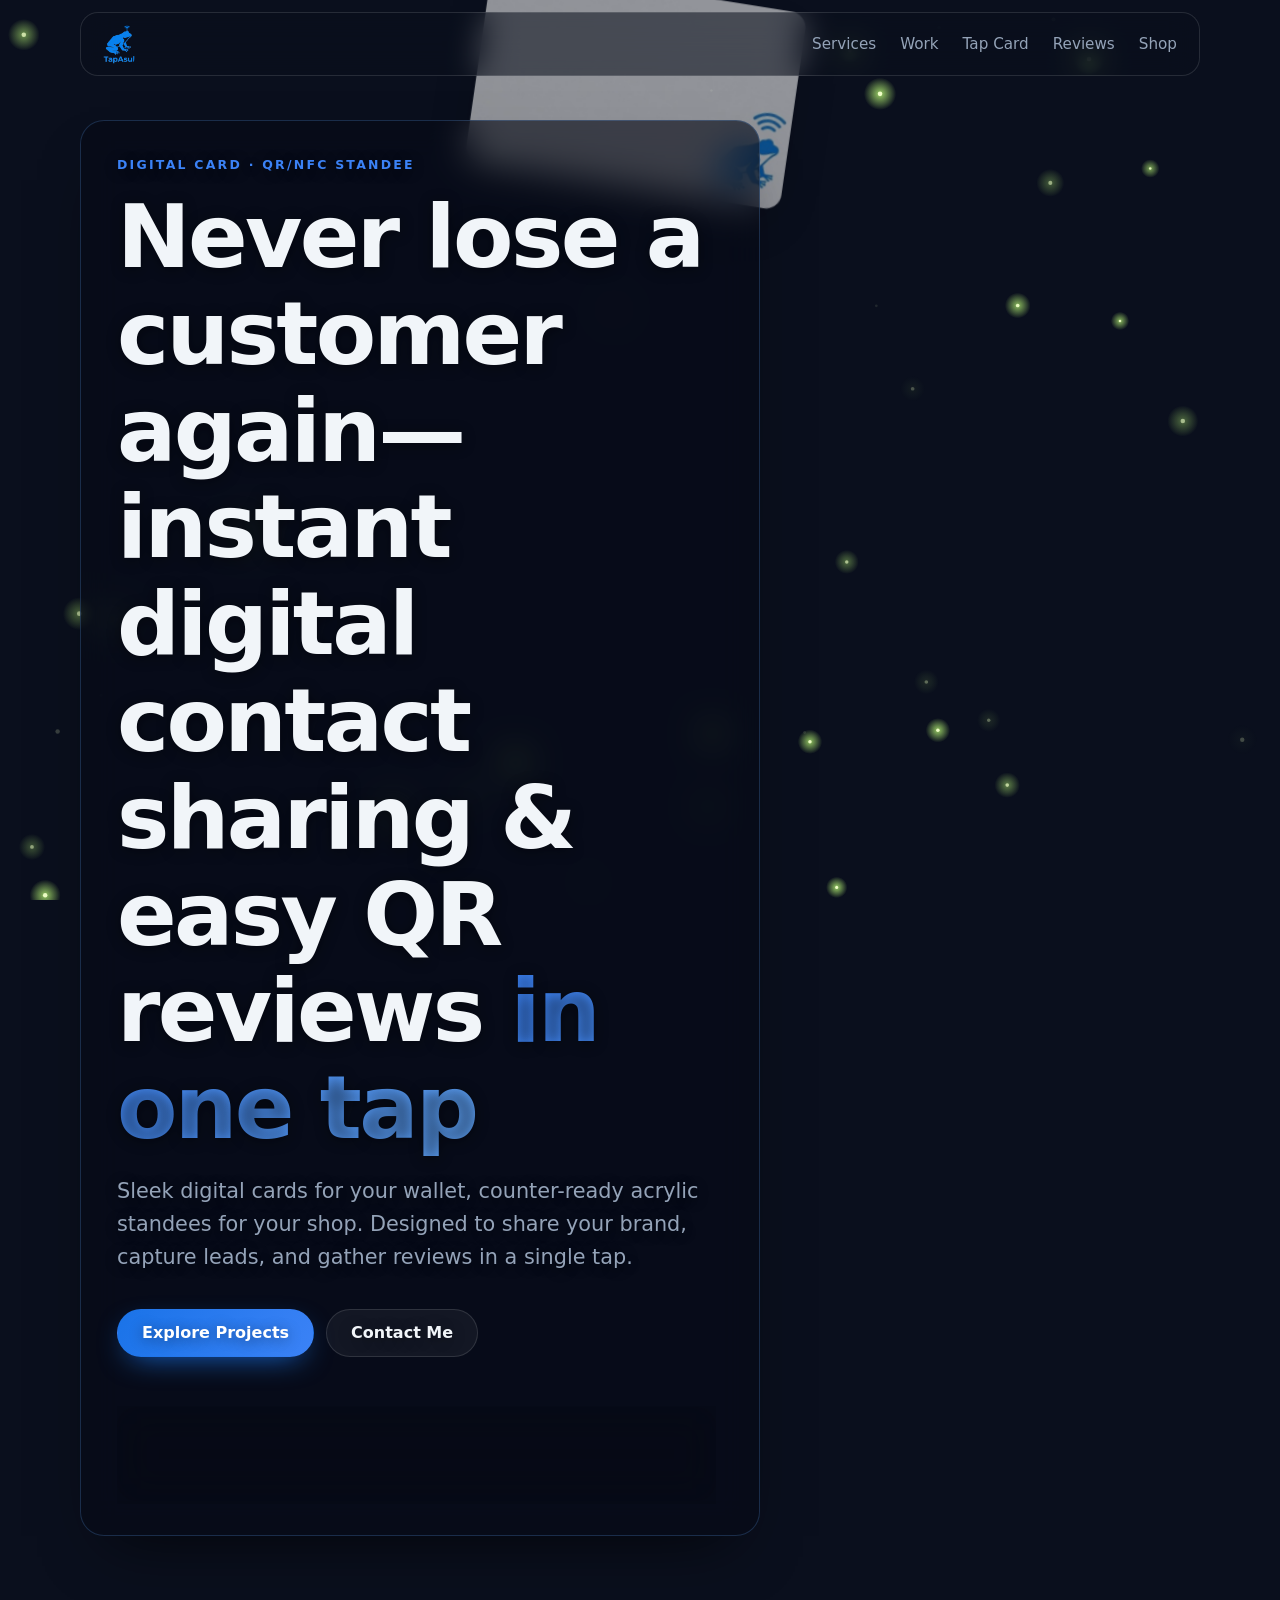
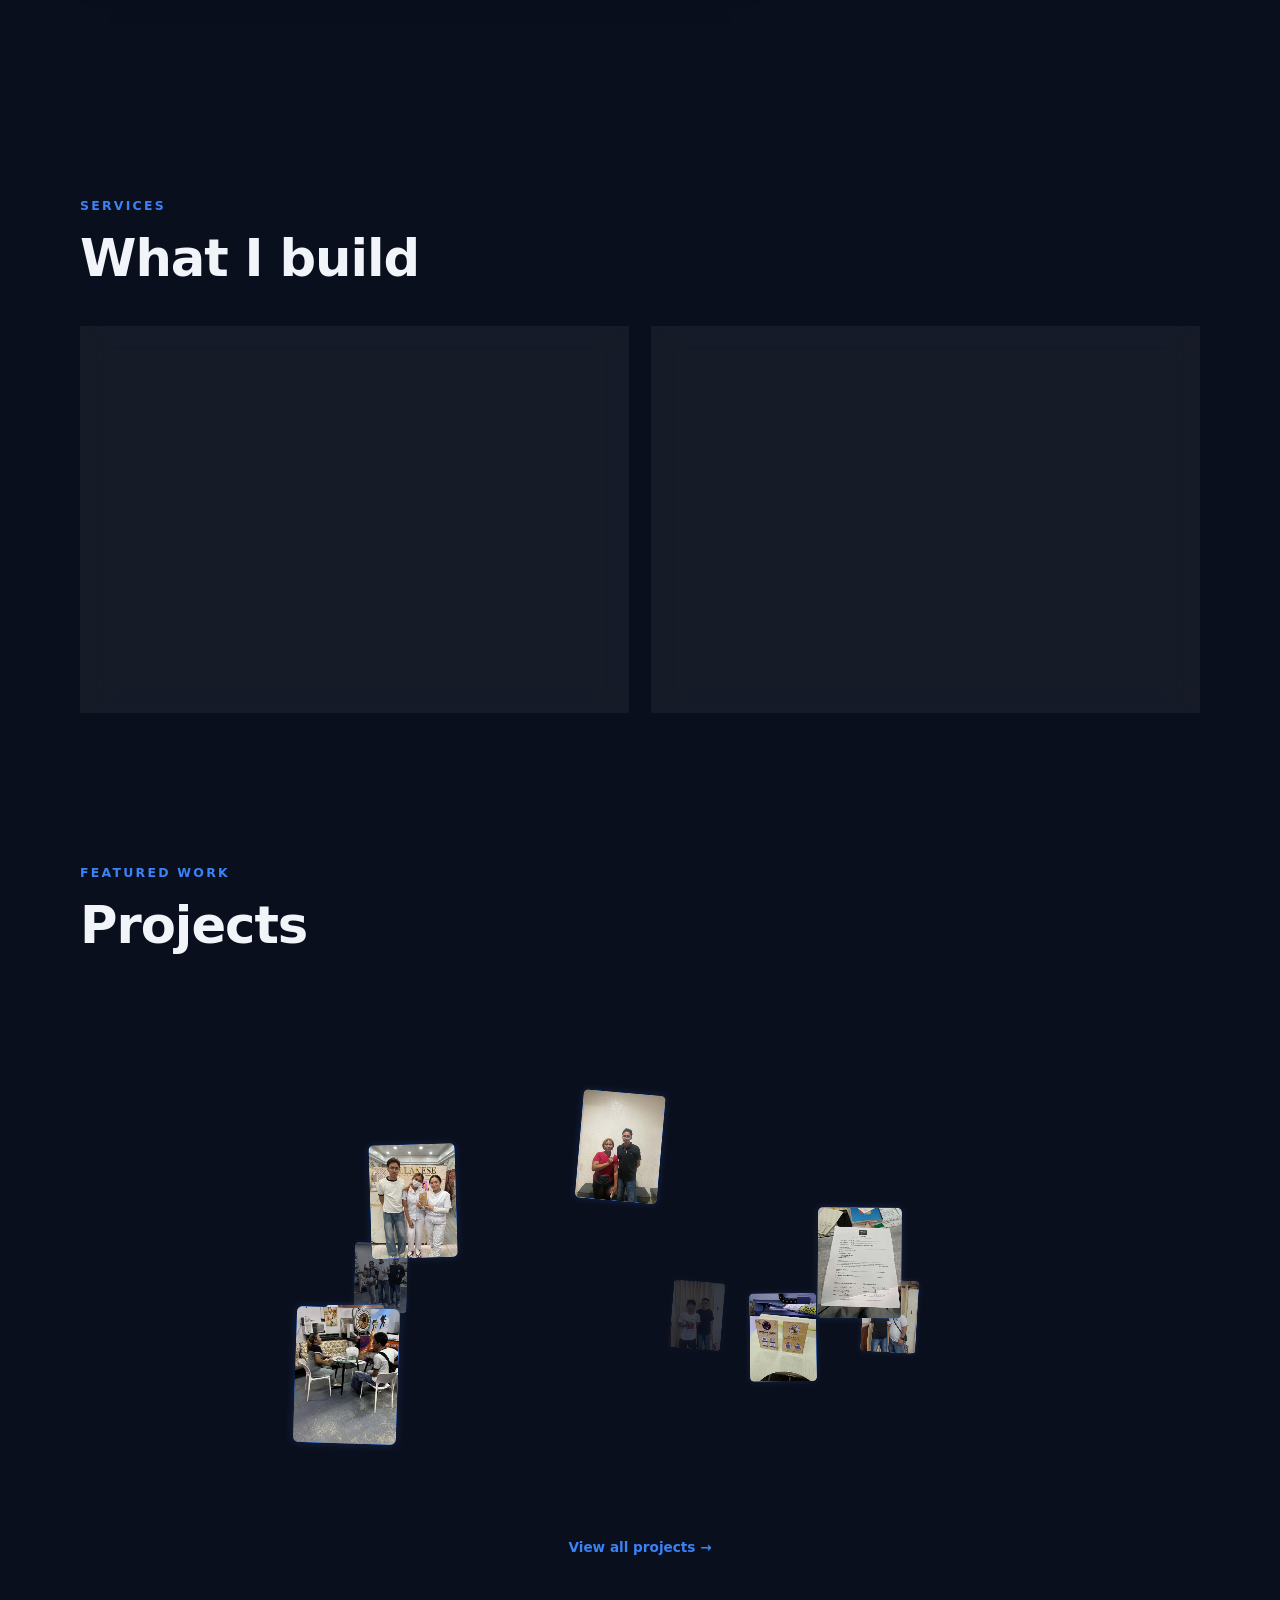
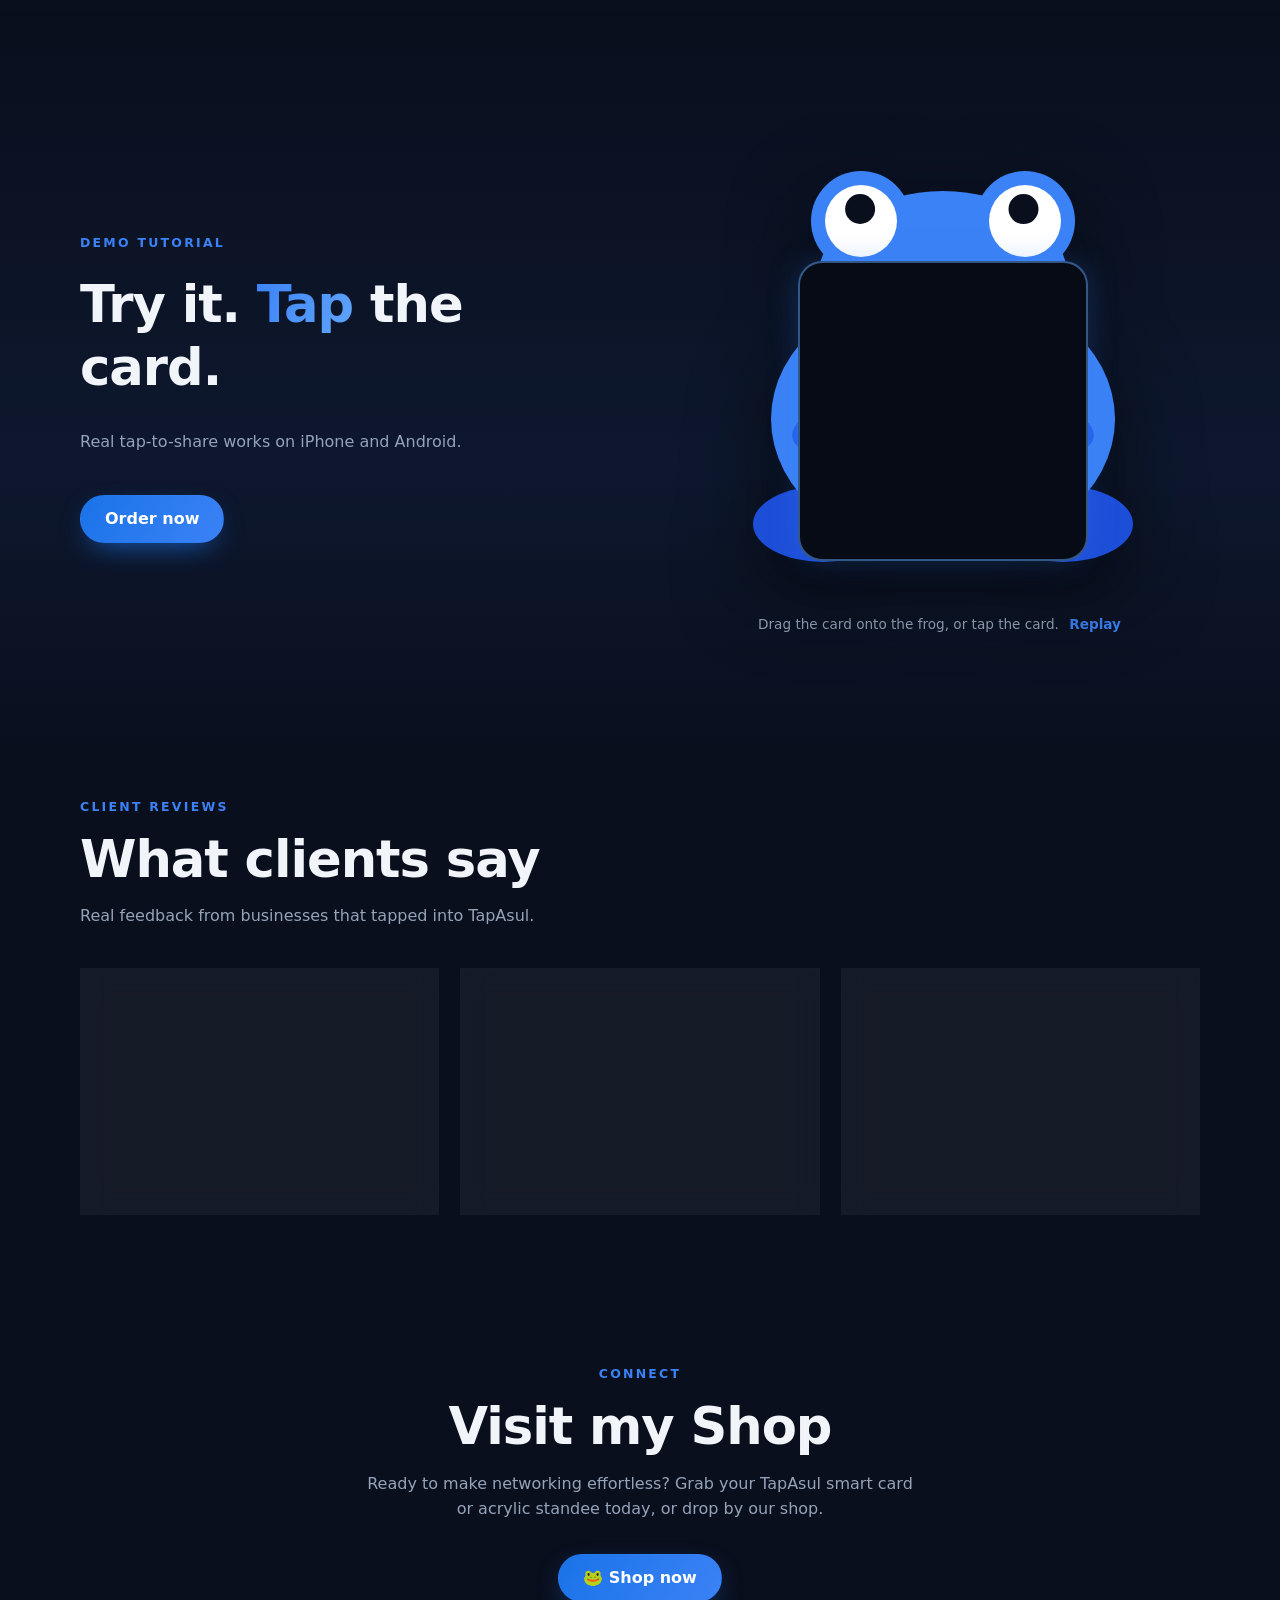
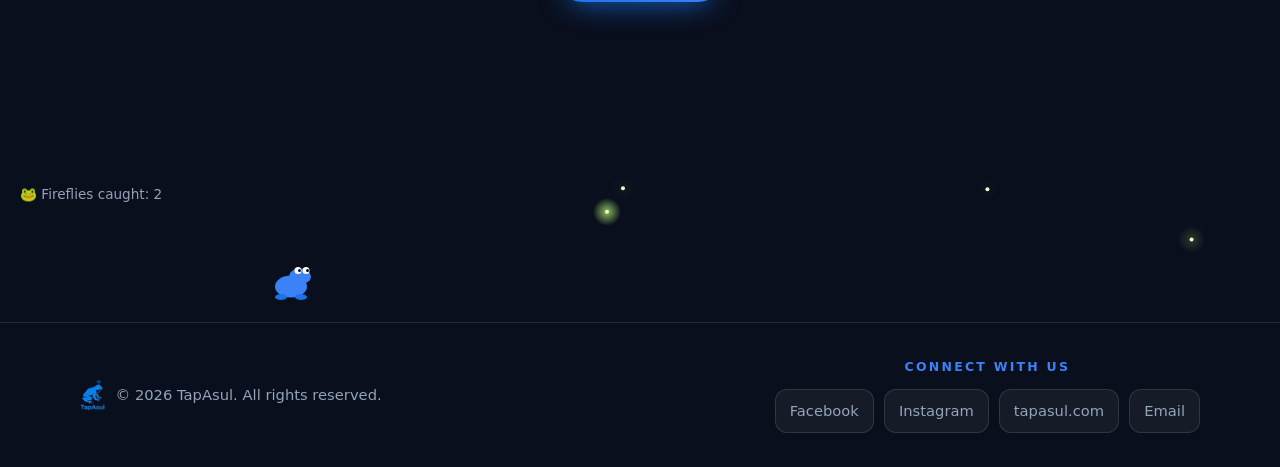
<file: tap-portfolio.html>
<!DOCTYPE html>
<html lang="en">
<head>
<meta charset="UTF-8">
<meta name="viewport" content="width=device-width, initial-scale=1.0">
<title>TapAsul | Digital Storefronts, NFC Cards & Automation</title>
<meta name="description" content="TapAsul: digital storefronts, NFC digital cards, QR standees, and automated business systems.">
<meta property="og:type" content="website">
<meta property="og:title" content="TapAsul | Digital Storefronts, NFC Cards & Automation">
<meta property="og:description" content="Tap once. Connect instantly. NFC digital cards and custom web solutions by TapAsul.">
<meta property="og:image" content="assets/back.jpg">
<meta name="twitter:card" content="summary_large_image">
<link rel="icon" type="image/png" href="assets/favicon.png">
<style>
:root{
  --bg:#0a0f1d; --glass:rgba(255,255,255,.05); --glass-b:rgba(255,255,255,.12);
  --text:#f1f5f9; --muted:#94a3b8;
  --blue:#3b82f6; --blue2:#1a73e8;
  --ease:cubic-bezier(.4,0,.2,1);
}
*{box-sizing:border-box;margin:0;padding:0}
html{scroll-behavior:smooth}
body{font-family:system-ui,-apple-system,"Segoe UI",Roboto,sans-serif;background:var(--bg);color:var(--text);line-height:1.6;overflow-x:hidden}
a{color:inherit;text-decoration:none}
button{font:inherit}
img{display:block;max-width:100%}
.wrap{width:min(1120px,92%);margin:0 auto}
section{padding:clamp(72px,11vw,130px) 0;position:relative}
.eyebrow{font-size:.78rem;letter-spacing:.18em;text-transform:uppercase;color:var(--blue);font-weight:700;margin-bottom:14px}
h1,h2,h3{line-height:1.1;font-weight:800}
h1{font-size:clamp(2.4rem,7vw,5.5rem);letter-spacing:-.03em}
h2{font-size:clamp(2rem,5vw,3.2rem);letter-spacing:-.02em;margin-bottom:16px}
.muted{color:var(--muted)}
.accent{background:linear-gradient(120deg,var(--blue),#60a5fa);-webkit-background-clip:text;background-clip:text;color:transparent}
.glass{background:var(--glass);border:1px solid var(--glass-b);backdrop-filter:blur(14px);-webkit-backdrop-filter:blur(14px);border-radius:20px}

/* Glass nav */
header{position:fixed;top:12px;left:0;right:0;z-index:50}
.nav{display:flex;justify-content:space-between;align-items:center;height:64px;padding:0 22px;background:rgba(10,15,29,.55);backdrop-filter:blur(16px);-webkit-backdrop-filter:blur(16px);border:1px solid var(--glass-b);border-radius:18px}
.logo{display:flex;align-items:center;gap:10px;font-weight:800;font-size:1.1rem}
.logo img{height:40px;width:auto;border-radius:6px}
.navlinks{display:flex;gap:24px;list-style:none}
.navlinks a{color:var(--muted);font-size:.95rem;transition:color .2s;min-height:44px;display:inline-flex;align-items:center}
.navlinks a:hover{color:var(--text)}
.menu-btn{display:none;width:44px;height:44px;border-radius:12px;border:1px solid var(--glass-b);background:var(--glass);color:var(--text);font-size:1.2rem;cursor:pointer}
@media(max-width:820px){
  .navlinks{position:absolute;top:72px;left:0;right:0;flex-direction:column;gap:0;background:rgba(10,15,29,.96);border-radius:18px;border:1px solid var(--glass-b);max-height:0;overflow:hidden;transition:max-height .35s var(--ease)}
  .navlinks.open{max-height:360px}
  .navlinks a{display:flex;padding:0 22px;width:100%}
  .menu-btn{display:inline-flex;align-items:center;justify-content:center}
}

/* Buttons */
.btn{display:inline-flex;align-items:center;justify-content:center;gap:8px;min-height:48px;padding:0 24px;border-radius:999px;font-weight:700;border:1px solid var(--glass-b);background:var(--glass);color:var(--text);cursor:pointer;transition:transform .25s var(--ease),box-shadow .25s,border-color .25s}
.btn:hover{transform:translateY(-2px);border-color:var(--blue)}
.btn-primary{background:linear-gradient(120deg,var(--blue2),var(--blue));border-color:transparent;color:#fff;box-shadow:0 10px 30px -12px var(--blue2)}
.btn-primary:hover{box-shadow:0 14px 40px -10px var(--blue2)}

/* Hero */
.hero{min-height:100vh;display:flex;align-items:center;padding-top:120px}
.hero .sub{font-size:clamp(1.05rem,2vw,1.3rem);color:var(--muted);max-width:620px;margin:22px 0 34px}
.hero-stats{display:flex;flex-wrap:wrap;gap:26px;margin-top:50px}
.hero-stats div{padding:14px 20px}
.hero-stats strong{display:block;font-size:1.5rem;color:var(--blue)}
.hero-stats span{color:var(--muted);font-size:.9rem}

/* Reveal */
.reveal{opacity:0;transform:translateY(34px);transition:opacity .9s var(--ease),transform .9s var(--ease)}
.reveal.in{opacity:1;transform:none}

/* 3D background card layer */
#cardLayer{position:fixed;inset:0;pointer-events:none;z-index:5;perspective:1100px}
#cardPos{position:absolute;left:0;top:0;transform:translate3d(-50%,-50%,0);will-change:transform,opacity}
#card3d{width:320px;height:202px;position:relative;transform-style:preserve-3d}
#card3d.tap{animation:tapPulse .55s var(--ease)}
@keyframes tapPulse{0%{transform:translateZ(0)}40%{transform:translateZ(-24px)}100%{transform:translateZ(0)}}
.face{position:absolute;inset:0;border-radius:16px;backface-visibility:hidden;-webkit-backface-visibility:hidden;overflow:hidden;box-shadow:0 22px 50px -18px rgba(0,0,0,.6)}
.face img{width:100%;height:100%;object-fit:cover}
.back{transform:rotateY(180deg)}

/* Projects */
.svc-grid{display:grid;gap:22px;grid-template-columns:repeat(auto-fit,minmax(280px,1fr));margin-top:40px}
.svc{padding:30px;transition:transform .45s var(--ease),border-color .3s,box-shadow .45s}
.svc:hover{transform:translateY(-6px);border-color:rgba(59,130,246,.5);box-shadow:0 24px 50px -24px rgba(59,130,246,.5)}
.svc .ico{width:48px;height:48px;border-radius:14px;display:grid;place-items:center;background:rgba(59,130,246,.15);color:var(--blue);font-size:1.4rem;margin-bottom:16px}
.svc p{color:var(--muted);font-size:.95rem;margin-bottom:14px}
.tags{display:flex;flex-wrap:wrap;gap:8px}
.tag{font-size:.78rem;padding:4px 11px;border-radius:999px;border:1px solid var(--glass-b);color:var(--muted);background:rgba(255,255,255,.03)}
.projects{display:grid;gap:22px;grid-template-columns:repeat(auto-fit,minmax(300px,1fr));margin-top:40px}
.project{padding:28px;display:flex;flex-direction:column;gap:12px;transition:transform .45s var(--ease),border-color .3s}
.project:hover{transform:translateY(-6px);border-color:rgba(59,130,246,.5)}
.project .thumb{aspect-ratio:16/9;border-radius:14px;display:grid;place-items:center;font-size:2.8rem;background:linear-gradient(135deg,#1e3a8a,#0f172a);border:1px solid var(--glass-b)}
.project h3{font-size:1.25rem}
.project p{color:var(--muted);font-size:.95rem}
.project .links{margin-top:auto;display:flex;gap:10px;flex-wrap:wrap}
.project .links .btn{min-height:44px;font-size:.92rem;padding:0 16px}

/* Phone section */
#tap{background:linear-gradient(180deg,transparent,rgba(59,130,246,.08) 60%,transparent)}
.tap-grid{display:grid;gap:50px;grid-template-columns:repeat(auto-fit,minmax(300px,1fr));align-items:center}
.phone-wrap{display:flex;justify-content:center}
.phone{width:290px;height:580px;border-radius:44px;padding:12px;background:linear-gradient(145deg,#334155,#0b1222);box-shadow:0 40px 80px -30px rgba(0,0,0,.8),inset 0 0 0 2px #1e293b;position:relative}
.screen{width:100%;height:100%;border-radius:34px;background:#070b16;position:relative;overflow:hidden}
.sensor{position:absolute;top:18px;left:50%;transform:translateX(-50%);width:96px;height:26px;border-radius:999px;background:#000;z-index:4;display:flex;align-items:center;justify-content:center}
.sensor::after{content:"";width:12px;height:12px;border-radius:50%;background:radial-gradient(circle,#1a73e8,#0b2a5c);box-shadow:0 0 10px rgba(59,130,246,.7);transition:box-shadow .3s}
.phone.scan .sensor::after,.phone.open .sensor::after{box-shadow:0 0 22px #3b82f6,0 0 40px #22c55e}
.ripple{position:absolute;left:50%;top:31px;width:40px;height:40px;margin:-20px 0 0 -20px;border-radius:50%;border:2px solid rgba(34,197,94,.9);opacity:0;pointer-events:none;z-index:3}
.phone.scan .ripple{animation:ripple 1.2s var(--ease) 2}
.phone.scan .ripple:nth-child(2){animation-delay:.35s}
.phone.scan .ripple:nth-child(3){animation-delay:.7s}
@keyframes ripple{0%{transform:scale(.5);opacity:.9}100%{transform:scale(7);opacity:0;border-color:rgba(59,130,246,0)}}

/* Lock screen */
.lock{position:absolute;inset:0;padding:70px 24px 30px;display:flex;flex-direction:column;align-items:center;justify-content:center;text-align:center;transition:opacity .5s var(--ease),transform .5s var(--ease)}
.lock .clock{font-size:3rem;font-weight:300;color:#e2e8f0;letter-spacing:-.02em}
.lock .hint{margin-top:18px;color:var(--muted);font-size:.9rem;max-width:200px}
.lock .hint b{color:var(--text)}
.lock .wave{margin-top:26px;width:70px;height:70px;border-radius:50%;border:1px solid rgba(59,130,246,.35);display:grid;place-items:center;font-size:1.6rem;animation:breathe 2.4s var(--ease) infinite}
@keyframes breathe{0%,100%{box-shadow:0 0 0 0 rgba(59,130,246,.35)}50%{box-shadow:0 0 0 14px rgba(59,130,246,0)}}
.phone.scan .lock,.phone.open .lock{opacity:0;transform:scale(.96)}

/* Reader (loading step after the tap) */
.frog-load{position:relative;width:110px;height:100px;margin:0 auto}
.frog-load svg{width:100%;height:100%;overflow:visible}
.frog-load .frog-hop{transform-box:fill-box;transform-origin:50% 100%;animation:frogHop .9s ease-in-out infinite}
@keyframes frogHop{0%,100%{transform:translateY(0) scaleY(1)}20%{transform:translateY(0) scaleY(.85)}50%{transform:translateY(-12px) scaleY(1.05)}75%{transform:translateY(0) scaleY(.95)}}
.frog-load .tongue{transform-box:view-box;transform-origin:50px 30px;animation:tongueFlick .9s ease-in-out infinite}
@keyframes tongueFlick{0%,40%{transform:scaleY(0)}55%,70%{transform:scaleY(1)}85%,100%{transform:scaleY(0)}}
.frog-load .fly{animation:flyBlink .9s ease-in-out infinite}
@keyframes flyBlink{0%,100%{opacity:.25}55%{opacity:1}}
.reader{position:absolute;inset:0;display:flex;flex-direction:column;align-items:center;justify-content:center;gap:14px;opacity:0;transition:opacity .3s var(--ease);z-index:2;pointer-events:none}
.phone.scan .reader{opacity:1}
.loader{position:relative;width:76px;height:76px}
.loader .ring{position:absolute;inset:0;border-radius:50%;background:conic-gradient(from 0deg,transparent 0deg,#1a73e8 120deg,#22c55e 300deg,transparent 360deg);-webkit-mask:radial-gradient(farthest-side,transparent calc(100% - 7px),#000 calc(100% - 6px));mask:radial-gradient(farthest-side,transparent calc(100% - 7px),#000 calc(100% - 6px));animation:spin 1s linear infinite}
.loader .orbit{position:absolute;left:50%;top:50%;width:10px;height:10px;margin:-5px 0 0 -5px;border-radius:50%;background:#22c55e;box-shadow:0 0 10px #22c55e;animation:orbit 1s linear infinite}
@keyframes spin{to{transform:rotate(360deg)}}
@keyframes orbit{from{transform:rotate(0deg) translateX(33px) rotate(0deg)}to{transform:rotate(360deg) translateX(33px) rotate(-360deg)}}
.reader p{color:#86efac;font-size:.9rem;font-weight:700;letter-spacing:.04em}

/* Profile (opens after the read) */
.profile{position:absolute;inset:0;padding:108px 16px 16px;display:flex;flex-direction:column;gap:10px;overflow-y:auto;scrollbar-width:none;opacity:0;transform:translateY(40px);pointer-events:none;transition:opacity .6s var(--ease),transform .6s var(--ease);background:linear-gradient(180deg,#0f1a33,#070b16);z-index:1}
.profile::-webkit-scrollbar{display:none}
.phone.open .profile{opacity:1;transform:none;pointer-events:auto}
.p-top{display:flex;align-items:center;justify-content:space-between;flex-shrink:0}
.p-top img{height:24px;width:auto}
.p-top span{font-size:.7rem;color:#86efac;font-weight:700;letter-spacing:.06em}
.p-card{background:rgba(255,255,255,.06);border:1px solid var(--glass-b);border-radius:20px;padding:14px;flex-shrink:0}
.p-head{display:flex;align-items:center;gap:12px;margin-bottom:12px}
.av{width:48px;height:48px;border-radius:50%;flex-shrink:0;background:linear-gradient(135deg,var(--blue2),#22c55e);display:grid;place-items:center;font-weight:800;font-size:1.15rem}
.p-head h4{font-size:1rem;line-height:1.2}
.p-head .role{color:var(--muted);font-size:.72rem;line-height:1.35;margin-top:2px}
.p-list{display:grid;gap:6px}
.p-list a{display:flex;justify-content:space-between;align-items:center;gap:10px;padding:8px 10px;border-radius:12px;background:rgba(255,255,255,.04);border:1px solid var(--glass-b);font-size:.74rem}
.p-list a span:first-child{color:var(--muted);flex:0 0 auto}
.p-list a span:last-child{color:var(--text);font-weight:600;text-align:right;word-break:break-all;min-width:0}
.p-actions{display:grid;grid-template-columns:1fr 1fr;gap:8px;flex-shrink:0}
.p-actions a{min-height:42px;line-height:42px;text-align:center;border-radius:12px;background:rgba(59,130,246,.18);border:1px solid rgba(59,130,246,.35);font-weight:600;font-size:.85rem}
.p-actions a.primary{grid-column:1/-1;background:var(--blue2);border-color:transparent}
.p-note{font-size:.62rem;color:var(--muted);text-align:center;flex-shrink:0}
.phone-caption{margin-top:14px;text-align:center;font-size:.85rem;color:var(--muted)}
.phone-caption button{background:none;border:none;color:var(--blue);cursor:pointer;font-weight:600;min-height:44px;padding:0 6px}

/* Projects: 3D card globe */
.sr-only{position:absolute;width:1px;height:1px;overflow:hidden;clip:rect(0 0 0 0);white-space:nowrap}
.globe-stage{--tw:250px;--th:330px;height:560px;position:relative;overflow:hidden;margin-top:8px}
.tile.photo{cursor:zoom-in;padding:0;border-radius:14px}
.photo-box{position:fixed;inset:0;z-index:9999;background:rgba(3,7,18,.92);display:none;align-items:center;justify-content:center;padding:20px;cursor:zoom-out}
.photo-box.open{display:flex}
.photo-box img{max-width:100%;max-height:100%;border-radius:14px;box-shadow:0 0 40px rgba(59,130,246,.35)}
.photo-box button{position:absolute;top:14px;right:18px;background:none;border:0;color:#fff;font-size:2rem;cursor:pointer;line-height:1}
.globe{position:absolute;left:50%;top:50%;width:0;height:0}
.tile{position:absolute;left:0;top:0;will-change:transform;width:var(--tw);height:var(--th);border-radius:12px;border:1px solid rgba(96,165,250,.45);background:linear-gradient(135deg,#1e3a8a,#0f172a);display:flex;flex-direction:column;justify-content:center;align-items:flex-start;padding:12px;color:#fff;overflow:hidden;box-shadow:0 0 22px rgba(59,130,246,.18);text-decoration:none}
.tile .emo{font-size:1.6rem;line-height:1}
.tile strong{font-size:.92rem;margin-top:8px;line-height:1.2}
.tile small{color:#94a3b8;font-size:.7rem;margin-top:3px}
.tile img{position:absolute;inset:0;width:100%;height:100%;object-fit:cover}
.tile:hover{border-color:var(--blue)}
.globe-hint{text-align:center;font-size:.85rem;margin-top:8px}
.link-more{color:var(--blue);font-weight:700;text-decoration:none;border-bottom:1px solid transparent;transition:border-color .25s}
.link-more:hover{border-color:var(--blue)}
@media (max-width:820px){
  .globe-stage{--tw:150px;--th:200px;height:400px}
  .tile{padding:8px}
  .tile .emo{font-size:1rem}
  .tile strong{font-size:.7rem;margin-top:4px}
  .tile small{display:none}
}

/* Footer */
footer{border-top:1px solid var(--glass-b);padding:34px 0;color:var(--muted);font-size:.92rem;position:relative;z-index:6;background:var(--bg)}
footer .wrap{display:flex;flex-wrap:wrap;justify-content:space-between;align-items:center;gap:16px}
footer .brand{display:flex;align-items:center;gap:10px}
footer .brand img{height:32px;width:auto}
footer .socials{display:flex;gap:10px}
footer .socials a{min-height:44px;display:inline-flex;align-items:center;padding:0 14px;border-radius:12px;border:1px solid var(--glass-b);background:var(--glass)}
footer .socials a:hover{border-color:var(--blue);color:var(--text)}

/* Contact */
.contact-form{padding:30px;display:grid;gap:14px;max-width:560px}
.field label{display:block;font-size:.88rem;color:var(--muted);margin-bottom:6px}
.field input,.field select,.field textarea{width:100%;min-height:48px;padding:12px 14px;border-radius:12px;border:1px solid var(--glass-b);background:rgba(255,255,255,.04);color:var(--text);font:inherit}
.field select option{background:#0f172a}
.field textarea{min-height:120px;resize:vertical}
.field input:focus,.field select:focus,.field textarea:focus{outline:none;border-color:var(--blue)}
.status{min-height:1.4em;color:#86efac;font-size:.92rem}

.socials-grid{display:grid;grid-template-columns:repeat(auto-fit,minmax(160px,1fr));gap:14px;max-width:680px;margin:0 auto}
.soc{min-height:56px;display:flex;align-items:center;justify-content:center;font-weight:600;transition:transform .25s var(--ease),border-color .25s}
.soc:hover{transform:translateY(-3px);border-color:var(--blue)}
/* Fireflies + frog */
#fireflies{position:fixed;inset:0;width:100%;height:100%;pointer-events:none;z-index:0}
.frog-strip{position:relative;height:150px;background:transparent;overflow:hidden}
.frog-strip canvas{position:absolute;inset:0;width:100%;height:100%;display:block}
.frog-score{position:absolute;top:12px;left:20px;font-size:.85rem;color:var(--muted);z-index:1;pointer-events:none}
.feat{list-style:none;margin:0 0 16px;padding:0;display:grid;gap:8px}
.feat li{position:relative;padding-left:24px;color:var(--muted);font-size:.9rem;line-height:1.45}
.feat li::before{content:"✓";position:absolute;left:0;top:0;color:#22c55e;font-weight:700}
/* Frog: hidden sensor (still used for the card lock) and moving eyes */
.sensor{background:transparent!important;box-shadow:none!important}
.sensor::after{display:none!important}
:focus-visible{outline:2px solid var(--blue);outline-offset:3px}

@media (max-width:820px){
  #card3d{width:240px;height:152px}
}
@media (prefers-reduced-motion:reduce){
  *,*::before,*::after{animation:none!important;transition:none!important;scroll-behavior:auto!important}
  .reveal{opacity:1;transform:none}
}
/* Frog phone */
.phone{width:380px;height:460px;padding:0;border-radius:0;background:none;box-shadow:none;position:relative;margin:0 auto}
.frog-shell{position:absolute;inset:0;width:100%;height:100%;z-index:1;filter:drop-shadow(0 30px 40px rgba(0,0,0,.6))}
.screen{position:absolute;left:50%;top:132px;width:290px;height:300px;transform:translateX(-50%);border-radius:24px;background:#070b16;border:2px solid rgba(96,165,250,.5);box-shadow:0 0 30px rgba(59,130,246,.25);overflow:hidden;z-index:2}
.sensor{position:absolute;top:62px;left:50%;transform:translateX(-50%);width:56px;height:22px;z-index:4}
.ripple{position:absolute;left:50%;top:73px;margin:-20px 0 0 -20px;z-index:3}
.profile{padding:14px 12px 12px;gap:8px}
@media (max-width:500px){
  .phone{transform:scale(.78);transform-origin:top center;margin-bottom:-90px}
}

#tap .tap-grid{gap:90px}
#tap .tap-grid > div:first-child{padding-right:20px}
#tap .eyebrow{margin-bottom:20px}
#tap h2{line-height:1.22;margin-bottom:30px}
#tap p.muted{line-height:1.8}
#tap .btn{margin-top:14px}
.phone.near .frog-shell{filter:drop-shadow(0 0 24px rgba(34,197,94,.7))}

/* Readable hero: blurred glass panel above the floating card */
.hero-panel{position:relative;z-index:6;max-width:680px;padding:34px 36px;border-radius:24px;background:rgba(7,11,22,.62);border:1px solid rgba(96,165,250,.22);backdrop-filter:blur(18px) saturate(120%);-webkit-backdrop-filter:blur(18px) saturate(120%);box-shadow:0 30px 60px -30px rgba(0,0,0,.7);text-shadow:0 2px 14px rgba(0,0,0,.45)}
.hero-panel .sub{margin-top:18px}
.hero-stats{background:rgba(7,11,22,.6)!important;backdrop-filter:blur(18px);-webkit-backdrop-filter:blur(18px)}
/* glass cards sit above the floating card, so the card blurs behind them */
.glass{position:relative;z-index:6}
@media (max-width:820px){.hero-panel{padding:24px 20px}}
#reach{scroll-margin-top:90px}
.foot-links{display:flex;flex-direction:column;align-items:center;gap:12px}
.foot-label{margin:0!important;text-align:center}
</style>
</head>
<body>

<canvas id="fireflies" aria-hidden="true"></canvas>

<!-- Fixed 3D card layer: rotates in the background on scroll, stops at the Tap Card demo -->
<div id="cardLayer" aria-hidden="true">
  <div id="cardPos">
    <div id="card3d" tabindex="0" role="button" aria-label="Drag this card onto the phone, or press Enter to tap it">
      <div class="face front"><img src="assets/front.jpg" alt=""></div>
      <div class="face back"><img src="assets/back.jpg" alt=""></div>
    </div>
  </div>
</div>

<header>
  <nav class="nav wrap" aria-label="Main navigation" style="width:min(1120px,92%)">
    <a href="#top" class="logo"><img src="assets/logo.png" alt="TapAsul"></a>
    <ul class="navlinks" id="navlinks">
      <li><a href="#services">Services</a></li>
      <li><a href="#work">Work</a></li>
      <li><a href="#tap">Tap Card</a></li>
      <li><a href="#reviews">Reviews</a></li>
      <li><a href="#connect">Shop</a></li>
    </ul>
    <button class="menu-btn" id="menuBtn" aria-label="Open menu" aria-expanded="false">☰</button>
  </nav>
</header>

<main id="top">

  <!-- HERO -->
  <section class="hero">
    <div class="wrap">
      <div class="hero-panel">
      <p class="eyebrow reveal">Digital Card · QR/NFC Standee</p>
      <h1 class="reveal">Never lose a customer again—instant digital contact sharing &amp; easy QR reviews <span class="accent">in one tap</span></h1>
      <p class="sub reveal">Sleek digital cards for your wallet, counter-ready acrylic standees for your shop. Designed to share your brand, capture leads, and gather reviews in a single tap.</p>
      <div class="reveal" style="display:flex;gap:12px;flex-wrap:wrap">
        <a href="#work" class="btn btn-primary">Explore Projects</a>
        <a href="#reach" class="btn">Contact Me</a>
      </div>
      <div class="hero-stats reveal glass" style="display:inline-flex;margin-top:50px">
        <div><strong>1 tap</strong><span>Opens your profile</span></div>
        <div><strong>0 apps</strong><span>Needed by customers</span></div>
        <div><strong>100%</strong><span>Responsive design</span></div>
      </div>
      </div>
          </div>
  </section>

  <!-- SERVICES -->
  <section id="services">
    <div class="wrap">
      <p class="eyebrow reveal">Services</p>
      <h2 class="reveal">What I build</h2>
      <div class="svc-grid">
        <div class="svc glass reveal">
          <div class="ico"><svg viewBox="0 0 24 24" width="24" height="24" fill="none" stroke="currentColor" stroke-width="1.8" stroke-linecap="round" stroke-linejoin="round" aria-hidden="true"><rect x="5" y="3" width="14" height="18" rx="2"/><path d="M9 7h6M9 11h6"/><rect x="8.5" y="14" width="3" height="3" rx=".5"/></svg></div>
          <h3>Acrylic QR Standees</h3>
          <p>Counter-ready acrylic standees with an engraved QR code and NFC chip. One tap or scan takes customers exactly where you want them.</p>
          <ul class="feat">
            <li>Social media follow (Facebook, Instagram, TikTok)</li>
            <li>Google review redirect for more five-star reviews</li>
            <li>Payment methods (GCash, Maya, bank QR)</li>
          </ul>
          <div class="tags"><span class="tag">NFC</span><span class="tag">QR</span><span class="tag">Google Reviews</span></div>
        </div>
        <div class="svc glass reveal">
          <div class="ico"><svg viewBox="0 0 24 24" width="24" height="24" fill="none" stroke="currentColor" stroke-width="1.8" stroke-linecap="round" stroke-linejoin="round" aria-hidden="true"><rect x="2.5" y="6" width="19" height="12" rx="2"/><path d="M14 10.5a3 3 0 0 1 0 3M16.5 9a5.5 5.5 0 0 1 0 6"/><circle cx="8" cy="12" r="1.2" fill="currentColor"/></svg></div>
          <h3>Digital Cards</h3>
          <p>Smart NFC business cards built for networking. One tap shares your profile, saves your contact, and connects clients to your socials.</p>
          <ul class="feat">
            <li>Save contact (vCard) to any phone in one tap</li>
            <li>Links to your website, socials, and booking page</li>
            <li>Update your details anytime without reprinting</li>
            <li>Works on iPhone and Android, no app needed</li>
          </ul>
          <div class="tags"><span class="tag">NFC</span><span class="tag">Networking</span></div>
        </div>
        </div>
    </div>
  </section>

  <!-- PROJECTS -->
  <section id="work" style="padding-top:20px;padding-bottom:40px">
    <div class="wrap">
      <p class="eyebrow reveal">Featured Work</p>
      <h2 class="reveal">Projects</h2>
      <div class="globe-stage" role="region" aria-label="Featured projects">
        <div class="globe" id="globe"></div>
      </div>
      <ul class="sr-only">
        <li><a href="https://tapasul.com/" target="_blank" rel="noopener">TapAsul Shop, e-commerce storefront</a></li>
        <li><a href="#tap">NFC Digital Cards</a></li>
        <li><a href="#connect">Google Review Standee</a></li>
      </ul>
      <p class="globe-hint"><a href="projects.html" class="link-more">View all projects &rarr;</a></p>
    </div>
  </section>

  <!-- TAP CTA: card locks onto phone, phone reads it and opens an example profile -->
  <section id="tap">
    <div class="wrap tap-grid">
      <div class="reveal">
        <p class="eyebrow">Demo Tutorial</p>
        <h2>Try it. <span class="accent">Tap</span> the card.</h2>
        <p class="muted" style="margin-bottom:24px">Real tap-to-share works on iPhone and Android.</p>
        <div style="display:flex;gap:12px;flex-wrap:wrap">
          <a href="#connect" class="btn btn-primary">Order now</a>
        </div>
      </div>
      <div class="phone-wrap reveal" id="phoneWrap">
<div>
          <div class="phone" id="phone">
            <svg class="frog-shell" viewBox="0 0 380 460" aria-hidden="true">
              <ellipse cx="70" cy="395" rx="70" ry="38" fill="#1d4ed8"/>
              <ellipse cx="310" cy="395" rx="70" ry="38" fill="#1d4ed8"/>
              <ellipse cx="190" cy="290" rx="172" ry="135" fill="#3b82f6"/>
              <ellipse cx="190" cy="150" rx="125" ry="88" fill="#3b82f6"/>
              <circle cx="108" cy="92" r="50" fill="#3b82f6"/>
              <circle cx="272" cy="92" r="50" fill="#3b82f6"/>
              <circle cx="108" cy="92" r="36" fill="#ffffff"/>
              <circle cx="272" cy="92" r="36" fill="#ffffff"/>
              <circle class="pupil" data-ex="108" data-ey="92" cx="114" cy="96" r="15" fill="#0a0f1d"/>
              <circle class="pupil" data-ex="272" data-ey="92" cx="266" cy="96" r="15" fill="#0a0f1d"/>
              <ellipse cx="70" cy="300" rx="32" ry="20" fill="#2563eb" transform="rotate(-20 70 300)"/>
              <ellipse cx="310" cy="300" rx="32" ry="20" fill="#2563eb" transform="rotate(20 310 300)"/>
              <path d="M120 175 Q190 205 260 175" stroke="#1e3a8a" stroke-width="5" fill="none" stroke-linecap="round"/>
            </svg>
            <div class="sensor" id="sensor"></div>
            <div class="ripple"></div><div class="ripple"></div><div class="ripple"></div>
            <div class="screen">
              <div class="reader"><div class="frog-load" aria-hidden="true">
                <svg viewBox="0 0 100 90">
                  <path class="tongue" d="M50 30 L50 8" stroke="#f472b6" stroke-width="3" stroke-linecap="round" fill="none"/>
                  <circle class="fly" cx="50" cy="6" r="3.5" fill="#d9f99d"/>
                  <g class="frog-hop">
                    <ellipse cx="50" cy="58" rx="30" ry="19" fill="#3b82f6"/>
                    <ellipse cx="50" cy="34" rx="22" ry="14" fill="#3b82f6"/>
                    <circle cx="38" cy="22" r="8" fill="#3b82f6"/>
                    <circle cx="62" cy="22" r="8" fill="#3b82f6"/>
                    <circle cx="38" cy="21" r="5" fill="#fff"/>
                    <circle cx="62" cy="21" r="5" fill="#fff"/>
                    <circle cx="39" cy="21" r="2.4" fill="#0a0f1d"/>
                    <circle cx="63" cy="21" r="2.4" fill="#0a0f1d"/>
                    <ellipse cx="26" cy="74" rx="10" ry="5" fill="#1a73e8"/>
                    <ellipse cx="74" cy="74" rx="10" ry="5" fill="#1a73e8"/>
                  </g>
                </svg>
              </div><p>NFC detected</p></div>

              <!-- Profile: opens after the NFC read -->
              <div class="profile" aria-live="polite">
                <div class="p-top">
                  <img src="assets/logo.png" alt="TapAsul">
                  <span>✓ NFC READ</span>
                </div>
                <div class="p-card">
                  <div class="p-head">
                    <div class="av">J</div>
                    <div>
                      <h4>Justin Diaz</h4>
                      <div class="role">Founder &amp; Lead Software Developer</div>
                    </div>
                  </div>
                  <div class="p-list">
                    <a href="tel:+639000000000"><span>Phone</span><span>+63 900 000 0000</span></a>
                    <a href="mailto:tapasul.digitalcard@gmail.com"><span>Email</span><span>tapasul.digitalcard@gmail.com</span></a>
                    <a href="https://tapasul.com/" target="_blank" rel="noopener"><span>Website</span><span>tapasul.com</span></a>
                  </div>
                </div>
                <div class="p-actions">
                  <a class="primary" id="saveContact" href="#" download="justin-diaz.vcf">Save contact</a>
                  <a href="tel:+639000000000">Call</a>
                  <a href="https://tapasul.com/" target="_blank" rel="noopener">Visit site</a>
                </div>
                <p class="p-note">Example details for demo purposes</p>
              </div>
            </div>
          </div>
          <p class="phone-caption">Drag the card onto the frog, or tap the card. <button type="button" id="phoneBtn">Replay</button></p>
        </div>
      </div>
    </div>
  </section>

  <!-- CLIENT REVIEWS -->
  <section id="reviews" style="padding-top:20px">
    <div class="wrap">
      <p class="eyebrow reveal">Client Reviews</p>
      <h2 class="reveal">What clients say</h2>
      <p class="muted reveal" style="max-width:620px">Real feedback from businesses that tapped into TapAsul.</p>
      <div class="svc-grid">
        <!-- Replace each card with a real client review -->
        <figure class="svc glass reveal" style="margin:0">
          <div style="color:#facc15;letter-spacing:3px;margin-bottom:12px" aria-label="5 out of 5 stars">★★★★★</div>
          <blockquote style="color:var(--text);margin-bottom:18px">"[Client review goes here: what changed for their business.]"</blockquote>
          <figcaption><strong>[Client Name]</strong><br><span class="muted" style="font-size:.9rem">[Business name, location]</span></figcaption>
        </figure>
        <figure class="svc glass reveal" style="margin:0">
          <div style="color:#facc15;letter-spacing:3px;margin-bottom:12px" aria-label="5 out of 5 stars">★★★★★</div>
          <blockquote style="color:var(--text);margin-bottom:18px">"[Client review goes here: how the NFC card or standee helped.]"</blockquote>
          <figcaption><strong>[Client Name]</strong><br><span class="muted" style="font-size:.9rem">[Business name, location]</span></figcaption>
        </figure>
        <figure class="svc glass reveal" style="margin:0">
          <div style="color:#facc15;letter-spacing:3px;margin-bottom:12px" aria-label="5 out of 5 stars">★★★★★</div>
          <blockquote style="color:var(--text);margin-bottom:18px">"[Client review goes here: their experience with the website or QR review flow.]"</blockquote>
          <figcaption><strong>[Client Name]</strong><br><span class="muted" style="font-size:.9rem">[Business name, location]</span></figcaption>
        </figure>
      </div>
      </div>
  </section>

  <!-- CONNECT: shop + social -->
  <section id="connect" style="padding-top:20px">
    <div class="wrap" style="text-align:center">
      <p class="eyebrow reveal">Connect</p>
      <h2 class="reveal">Visit my Shop</h2>
      <p class="muted reveal" style="max-width:560px;margin:0 auto 32px">Ready to make networking effortless? Grab your TapAsul smart card or acrylic standee today, or drop by our shop.</p>
      <div class="reveal" style="margin-bottom:40px">
        <a class="btn btn-primary" href="https://shop.tapasul.com/" target="_blank" rel="noopener">🐸 Shop now</a>
      </div>
          </div>
  </section>

</main>

<!-- Frog strip: a frog hunts the fireflies -->
<div class="frog-strip" role="img" aria-label="A frog catching fireflies">
  <canvas id="frogCanvas"></canvas>
  <div class="frog-score">🐸 Fireflies caught: <span id="score">0</span></div>
</div>

<footer>
  <div class="wrap">
    <div class="brand"><img src="assets/logo.png" alt="TapAsul"><span>© <span id="year"></span> TapAsul. All rights reserved.</span></div>
    <div class="foot-links">
      <p class="eyebrow foot-label" id="reach">Connect with us</p>
    <div class="socials">
      <a href="https://www.facebook.com/justin.meee/" target="_blank" rel="noopener" aria-label="Facebook">Facebook</a>
      <a href="https://www.instagram.com/tapasul_digitalcard" target="_blank" rel="noopener" aria-label="Instagram">Instagram</a>
      <a href="https://tapasul.com/" target="_blank" rel="noopener">tapasul.com</a>
      <a href="mailto:tapasul.digitalcard@gmail.com">Email</a>
    </div>
    </div>
  </div>
</footer>


<script>
// ---- Mobile menu ----
const menuBtn = document.getElementById('menuBtn');
const navlinks = document.getElementById('navlinks');
menuBtn.addEventListener('click', () => {
  const open = navlinks.classList.toggle('open');
  menuBtn.setAttribute('aria-expanded', open);
});
navlinks.querySelectorAll('a').forEach(a => a.addEventListener('click', () => navlinks.classList.remove('open')));

// ---- Example vCard (downloads when "Save contact" is tapped) ----
const vcard = [
  'BEGIN:VCARD', 'VERSION:3.0',
  'N:Diaz;Justin;;;', 'FN:Justin Diaz',
  'ORG:TapAsul', 'TITLE:Founder & Lead Software Developer',
  'TEL;TYPE=CELL:+639000000000',
  'EMAIL:tapasul.digitalcard@gmail.com',
  'URL:https://tapasul.com/',
  'END:VCARD'
].join('\r\n');
document.getElementById('saveContact').href = 'data:text/vcard;charset=utf-8,' + encodeURIComponent(vcard);

// ---- Tap Card: the background card rotates as you scroll, then stops at the demo for drag / tap ----
(function(){
  const reduce = matchMedia('(prefers-reduced-motion: reduce)').matches;
  const cardPos = document.getElementById('cardPos');
  const card3d = document.getElementById('card3d');
  const wrap = document.getElementById('phoneWrap');
  const phone = document.getElementById('phone');
  const sensor = document.getElementById('sensor');
  const btn = document.getElementById('phoneBtn');
  if (!cardPos || !card3d || !wrap || !phone || !sensor) return;

  const lerp = (a, b, t) => a + (b - a) * t;
  const clamp = (v, lo, hi) => Math.min(hi, Math.max(lo, v));
  const KEYS = ['x', 'y', 's', 'rx', 'ry', 'rz', 'op'];
  const mix = (a, b, t) => { const o = {}; KEYS.forEach(k => o[k] = lerp(a[k], b[k], t)); return o; };

  const cur = { x: innerWidth / 2, y: innerHeight / 2, s: 1, rx: 0, ry: 0, rz: 0, op: 0.45 };
  let userPos = null;      // where the user dropped the card (viewport px)
  let dragging = null;     // active drag state
  let forced = null;       // pose used during a tap sequence
  let busy = false;
  const timers = [];

  // resting spot: left edge of the phone demo
  function dockPoint(){
    // resting spot: slanted, above and left of the frog, clear of the text
    const r = wrap.getBoundingClientRect();
    const cw = card3d.offsetWidth || 320;
    const x = Math.max(cw / 2 + 10, r.left + r.width * 0.5 - 320);
    return { x, y: r.top + 45 };
  }
  // while dragging, the card stays between the top of the demo and the frog's head
  function clampDrag(x, y){
    const r = wrap.getBoundingClientRect();
    const cw = card3d.offsetWidth || 320, ch = card3d.offsetHeight || 202;
    const lo = Math.max(ch / 2, r.top - 160), hi = r.top + 200;
    return {
      x: clamp(x, cw / 2, innerWidth - cw / 2),
      y: clamp(y, lo, hi)
    };
  }
  function sensorPoint(){
    const r = sensor.getBoundingClientRect();
    return { x: r.left + r.width / 2, y: r.top + r.height / 2 };
  }
  function nearSensor(x, y){
    const s = sensorPoint();
    return Math.hypot(x - s.x, y - s.y) < 120;
  }

  function freePose(){
    const max = document.documentElement.scrollHeight - innerHeight;
    const p = max > 0 ? clamp(scrollY / max, 0, 1) : 0;
    return {
      x: innerWidth / 2,
      y: innerHeight / 2 + (p - 0.5) * 180,
      s: 1,
      rx: Math.sin(p * Math.PI * 4) * 25 + 10,
      ry: reduce ? 0 : p * 720,
      rz: Math.cos(p * Math.PI * 2) * 15,
      op: 0.45
    };
  }
  function dockPose(){
    const d = dockPoint();
    return { x: d.x, y: d.y, s: 1, rx: 8, ry: 0, rz: -12, op: 1 };   // middle of the demo, slanted
  }

  function runPhone(){
    phone.classList.remove('scan', 'open');
    void phone.offsetWidth;
    phone.classList.add('scan');
    timers.push(setTimeout(() => {
      phone.classList.remove('scan');
      phone.classList.add('open');
    }, 1300));
  }

  function tapCard(){
    if (busy) return;
    busy = true;
    timers.forEach(clearTimeout); timers.length = 0;
    phone.classList.remove('scan', 'open', 'near');
    const s = sensorPoint();
    forced = { x: s.x, y: s.y, s: 0.6, rx: 0, ry: 180, rz: 0, op: 1 };   // fly onto the forehead and flip to the QR
    timers.push(setTimeout(() => { if (forced) forced.s = 0.5; }, 650));  // press in
    timers.push(setTimeout(() => { if (forced) forced.s = 0.6; }, 850));  // release
    timers.push(setTimeout(runPhone, 900));                               // NFC read starts
    timers.push(setTimeout(() => {                                         // hold, then return and dock again
      forced = null;
      userPos = null;
      busy = false;
    }, 4300));
  }

  function closePhone(){
    phone.classList.remove('scan', 'open');
  }

  card3d.addEventListener('pointerdown', e => {
    if (busy) return;
    e.preventDefault();
    closePhone();                                           // picking up the card closes the details
    dragging = { ox: e.clientX - cur.x, oy: e.clientY - cur.y, sx: e.clientX, sy: e.clientY, moved: false };
    card3d.setPointerCapture(e.pointerId);
  });
  card3d.addEventListener('pointermove', e => {
    if (!dragging) return;
    if (!dragging.moved) {
      if (Math.hypot(e.clientX - dragging.sx, e.clientY - dragging.sy) < 6) return;
      dragging.moved = true;
    }
    const c = clampDrag(e.clientX - dragging.ox, e.clientY - dragging.oy);
    cur.x = c.x;
    cur.y = c.y;
    phone.classList.toggle('near', nearSensor(cur.x, cur.y));
  });
  function endDrag(){
    if (!dragging) return;
    const moved = dragging.moved;
    dragging = null;
    phone.classList.remove('near');
    if (!moved) { tapCard(); return; }                       // plain tap on the card
    if (nearSensor(cur.x, cur.y)) { tapCard(); return; }     // dropped on the sensor
    userPos = { x: cur.x, y: cur.y };                       // stays where dropped
  }
  card3d.addEventListener('pointerup', endDrag);
  card3d.addEventListener('pointercancel', endDrag);
  card3d.addEventListener('keydown', e => {
    if ((e.key === 'Enter' || e.key === ' ') && cardPos.style.pointerEvents === 'auto') { e.preventDefault(); tapCard(); }
  });

  phone.addEventListener('click', tapCard);
  if (btn) btn.addEventListener('click', tapCard);

  function frame(){
    const free = freePose();
    const dock = dockPose();
    // 0 = background (scrolling), 1 = docked at the demo
    const wr = wrap.getBoundingClientRect();
    const t = clamp((innerHeight * 0.8 - wr.top) / (innerHeight * 0.3), 0, 1);

    if (userPos && !dragging && !busy && t < 0.5) userPos = null;   // scrolled away: back to background
    if (!busy && !dragging && t < 0.5 && phone.classList.contains('open')) closePhone();  // scrolled away: details close

    const interactive = !busy && (dragging || userPos || t > 0.95);
    cardPos.style.pointerEvents = interactive ? 'auto' : 'none';

    if (!dragging) {
      let goal;
      if (forced) goal = forced;
      else if (userPos) goal = { x: userPos.x, y: userPos.y, s: 1, rx: 0, ry: 0, rz: 0, op: 1 };
      else goal = mix(free, dock, t);
      const k = reduce ? 1 : 0.14;
      KEYS.forEach(key => cur[key] = lerp(cur[key], goal[key], k));
    }

    cardPos.style.transform = `translate3d(${cur.x}px, ${cur.y}px, 0) translate(-50%, -50%) scale(${cur.s})`;
    card3d.style.transform = `rotateX(${cur.rx}deg) rotateY(${cur.ry}deg) rotateZ(${cur.rz}deg)`;
    cardPos.style.opacity = cur.op.toFixed(3);
    requestAnimationFrame(frame);
  }
  requestAnimationFrame(frame);
})();


// ---- Projects: depth stack (cards scattered through depth; they move forward as you scroll) ----
(function(){
  const globe = document.getElementById('globe');
  const stage = document.querySelector('.globe-stage');
  if (!globe || !stage) return;

  const projects = [
    { t: 'TapAsul Shop',          e: '🛒', tag: 'E-Commerce · Three.js', href: 'https://tapasul.com/', ext: true },
    { t: 'NFC Digital Cards',     e: '📇', tag: 'NFC · vCard',           href: '#tap' },
    { t: 'Google Review Standee', e: '⭐', tag: 'NFC · QR',              href: '#connect' }
  ];

  const PHOTOS = ["assets/client-1.jpg", "assets/client-2.jpg", "assets/client-3.jpg", "assets/client-4.jpg", "assets/client-5.jpg", "assets/client-6.jpg", "assets/client-7.jpg", "assets/client-8.jpg", "assets/client-9.jpg"];
  const COUNT = PHOTOS.length;   // one card per new photo, nothing else
  const D = 1000;                       // depth range of the stack
  const tiles = [];
  const box = document.createElement('div');
  box.className = 'photo-box';
  box.innerHTML = '<button aria-label="Close">&times;</button><img alt="">';
  document.body.appendChild(box);
  const boxImg = box.querySelector('img');
  function openPhoto(src){ boxImg.src = src; box.classList.add('open'); }
  box.addEventListener('click', () => box.classList.remove('open'));
  addEventListener('keydown', e => { if (e.key === 'Escape') box.classList.remove('open'); });
  let pIdx = 0;
  for (let i = 0; i < COUNT; i++){
    let el;
    if (pIdx < PHOTOS.length){
      el = document.createElement('div');
      el.className = 'tile';
      const img = document.createElement('img');
      const src = PHOTOS[pIdx++];
      img.src = src;
      img.alt = '';
      el.className = 'tile photo';
      el.appendChild(img);
      el.addEventListener('click', () => openPhoto(src));
    } else {
      const pr = projects[i % projects.length];
      el = document.createElement('a');
      el.className = 'tile';
      el.href = pr.href;
      if (pr.ext){ el.target = '_blank'; el.rel = 'noopener'; }
      el.setAttribute('aria-label', pr.t);
      el.innerHTML = `<span class="emo" aria-hidden="true">${pr.e}</span><strong>${pr.t}</strong><small>${pr.tag}</small>`;
    }
    globe.appendChild(el);
    tiles.push({
      el,
      nx: Math.random() * 2 - 1,          // position across the stack (-1..1)
      ny: Math.random() * 2 - 1,
      z0: Math.random() * D,              // starting depth
      rot: Math.random() * 12 - 6         // slight tilt per card
    });
  }

  const mq = matchMedia('(max-width: 820px)');
  let idle = 0, last = performance.now();

  // How far the section has scrolled through the viewport (0..1)
  function scrollProgress(){
    const r = stage.getBoundingClientRect();
    const p = (innerHeight - r.top) / (innerHeight + r.height);
    return Math.min(1, Math.max(0, p));
  }

  function frame(now){
    const dt = Math.min(0.05, (now - last) / 1000);
    last = now;
    if (!document.hidden) idle += dt * 10;   // gentle drift even without scrolling

    const mobile = mq.matches;
    const F = mobile ? 150 : 260;            // focal length
    const ZN = mobile ? 170 : 300;           // nearest depth
    const Wx = mobile ? 130 : 430;           // half-width of the stack (fills the section)
    const Wy = mobile ? 90 : 170;            // half-height of the stack
    const off = scrollProgress() * D * 1.5 + idle;

    for (const t of tiles){
      const z = ZN + ((((t.z0 - off) % D) + D) % D);   // moves toward the viewer over time
      const s = F / z;
      const k = 0.55 + 0.45 * (ZN / z);       // near cards spread wide, far cards gather a little
      const x = t.nx * Wx * k;
      const y = t.ny * Wy * k;
      const fade = Math.min(1, (z - ZN) / 80) * Math.min(1, (ZN + D - z) / 150);
      t.el.style.transform = `translate(${x.toFixed(1)}px, ${y.toFixed(1)}px) translate(-50%, -50%) scale(${s.toFixed(3)}) rotate(${t.rot.toFixed(1)}deg)`;
      t.el.style.opacity = fade.toFixed(3);
      t.el.style.zIndex = Math.round(1000 - z);
    }
    requestAnimationFrame(frame);
  }
  requestAnimationFrame(frame);
})();


// ---- Frog eyes follow the cursor ----
(function(){
  const svg = document.querySelector('.frog-shell');
  if (!svg) return;
  const pupils = [...svg.querySelectorAll('.pupil')];
  let mx = innerWidth / 2, my = innerHeight / 2, lastMove = 0;
  addEventListener('mousemove', e => { mx = e.clientX; my = e.clientY; lastMove = performance.now(); });
  function aim(now){
    // when the mouse has been still for a while, the frog looks around on its own
    if (now - lastMove > 2500){
      mx = innerWidth / 2 + Math.sin(now / 900) * innerWidth * 0.35;
      my = innerHeight / 2 + Math.cos(now / 1300) * innerHeight * 0.3;
    }
    const r = svg.getBoundingClientRect();
    const k = 380 / r.width;                 // SVG units per screen pixel
    pupils.forEach(p => {
      const ex = +p.dataset.ex, ey = +p.dataset.ey;
      const sx = r.left + ex / k, sy = r.top + ey / k;
      const dx = mx - sx, dy = my - sy, d = Math.hypot(dx, dy) || 1;
      const move = Math.min(12, d * 0.04);
      p.setAttribute('cx', (ex + dx / d * move).toFixed(1));
      p.setAttribute('cy', (ey + dy / d * move).toFixed(1));
    });
    requestAnimationFrame(aim);
  }
  requestAnimationFrame(aim);
})();

// ---- Reveal on scroll ----
const io = new IntersectionObserver(es => es.forEach(en => {
  if (en.isIntersecting) { en.target.classList.add('in'); io.unobserve(en.target); }
}), { threshold: 0.15 });
document.querySelectorAll('.reveal').forEach(el => io.observe(el));

document.getElementById('year').textContent = new Date().getFullYear();

// ---- Fireflies background (drift, glow, drawn toward the cursor) ----
(function(){
  const c = document.getElementById('fireflies');
  if (!c) return;
  const x = c.getContext('2d');
  const m = { x: -9999, y: -9999 };
  let W, H, flies = [];
  const rnd = (a, b) => a + Math.random() * (b - a);
  function size(){
    W = c.width = innerWidth; H = c.height = innerHeight;
    const n = Math.min(55, Math.floor(innerWidth / 28));
    flies = Array.from({ length: n }, () => ({
      x: rnd(0, W), y: rnd(0, H), vx: rnd(-.3, .3), vy: rnd(-.3, .3),
      ph: rnd(0, 6.28), r: rnd(1.2, 2.4)
    }));
  }
  size();
  addEventListener('resize', size);
  addEventListener('mousemove', e => { m.x = e.clientX; m.y = e.clientY; });
  document.addEventListener('mouseout', e => { if (!e.relatedTarget) { m.x = m.y = -9999; } });
  addEventListener('click', e => {
    flies.forEach(f => {
      const dx = f.x - e.clientX, dy = f.y - e.clientY, d = Math.hypot(dx, dy) || 1;
      if (d < 200) { f.vx += dx / d * 2; f.vy += dy / d * 2; }
    });
  });
  function frame(t){
    x.clearRect(0, 0, W, H);
    for (const f of flies){
      f.vx += rnd(-.02, .02); f.vy += rnd(-.02, .02);
      const dx = m.x - f.x, dy = m.y - f.y, d = Math.hypot(dx, dy);
      if (d < 240 && d > 1){ f.vx += dx / d * .02; f.vy += dy / d * .02; }
      const sp = Math.hypot(f.vx, f.vy), max = .8;
      if (sp > max){ f.vx *= max / sp; f.vy *= max / sp; }
      f.x += f.vx; f.y += f.vy;
      if (f.x < -10) f.x = W + 10; if (f.x > W + 10) f.x = -10;
      if (f.y < -10) f.y = H + 10; if (f.y > H + 10) f.y = -10;
      const a = .35 + .45 * Math.sin(t / 700 + f.ph);
      const g = x.createRadialGradient(f.x, f.y, 0, f.x, f.y, f.r * 7);
      g.addColorStop(0, `rgba(190,255,120,${a})`);
      g.addColorStop(1, 'rgba(190,255,120,0)');
      x.fillStyle = g;
      x.beginPath(); x.arc(f.x, f.y, f.r * 7, 0, 6.283); x.fill();
      x.fillStyle = `rgba(240,255,200,${Math.min(1, a + .2)})`;
      x.beginPath(); x.arc(f.x, f.y, f.r, 0, 6.283); x.fill();
    }
    requestAnimationFrame(frame);
  }
  requestAnimationFrame(frame);
})();

// ---- Frog hunting fireflies below the footer ----
(function(){
  const c = document.getElementById('frogCanvas');
  if (!c) return;
  const x = c.getContext('2d');
  const scoreEl = document.getElementById('score');
  const rnd = (a, b) => a + Math.random() * (b - a);
  let W, H, GY, flies = [], score = 0;
  const frog = { x: 0, dir: 1, mode: 'walk', target: null, tip: { x: 0, y: 0 }, hop: 0 };

  function spawn(f){
    f.x = rnd(20, W - 20); f.y = rnd(18, GY - 55);
    f.vx = rnd(-.4, .4); f.vy = rnd(-.25, .25);
    f.alive = true; f.ph = rnd(0, 6.28); f.respawn = 0;
  }
  function size(){
    W = c.width = c.clientWidth; H = c.height = c.clientHeight;
    GY = H - 22;
    if (!flies.length){
      flies = Array.from({ length: 6 }, () => ({}));
      flies.forEach(spawn);
      frog.x = W * .3;
    } else {
      flies.forEach(f => { if (f.x > W - 20) f.x = W - 30; if (f.y > GY - 55) f.y = GY - 60; });
    }
  }
  size();
  addEventListener('resize', size);

  // ---- Funeral: tap the frog and it dies; family comes to the grave ----
  let fun = null;
  const cl = v => Math.max(0, Math.min(1, v));
  const lerpN = (a, b, t) => a + (b - a) * t;
  const FAM = [
    { side: -1, cry: true,  umb: false, col: '#60a5fa', off: -46, umbCol: '#f43f5e' },
    { side: -1, cry: false, umb: true,  col: '#2563eb', off: -20, umbCol: '#facc15' },
    { side:  1, cry: true,  umb: true,  col: '#3b82f6', off:  18, umbCol: '#f43f5e' },
    { side:  1, cry: false, umb: false, col: '#93c5fd', off:  46, umbCol: '#facc15' }
  ];

  function startFuneral(now){
    frog.mode = 'dead';
    frog.target = null;
    frog.hop = 0;
    const gx = frog.x + 34;
    fun = { t0: now, gx, tears: [], family: FAM.map(f => {
      const sx = f.side < 0 ? -30 : W + 30;
      return Object.assign({}, f, { sx, tx: gx + f.off, x: sx, dir: f.side < 0 ? 1 : -1 });
    }) };
  }

  function updateFuneral(now){
    const e = now - fun.t0;
    fun.family.forEach(f => {
      if (e < 600) f.x = f.sx;
      else if (e < 2000) f.x = lerpN(f.sx, f.tx, cl((e - 600) / 1400));
      else if (e < 6500) f.x = f.tx;
      else if (e < 8000) f.x = lerpN(f.tx, f.sx, cl((e - 6500) / 1500));
      else f.x = f.sx;
      f.dir = f.x < fun.gx ? 1 : -1;
    });
    if (e > 2000 && e < 6500){
      fun.family.forEach(f => {
        if (f.cry && Math.random() < .12) fun.tears.push({ x: f.x + f.dir * 7 + rnd(-3, 3), y: GY - 26, vy: rnd(.8, 1.3) });
      });
    }
    fun.tears.forEach(p => p.y += p.vy);
    fun.tears = fun.tears.filter(p => p.y < GY - 4);
    if (e >= 10000 && e < 12500) frog.hop = (1 - cl((e - 10000) / 2500)) * 70;   // comes back down from heaven
    if (e >= 12600){
      fun = null;
      frog.mode = 'walk';
      frog.target = null;
      frog.hop = 0;
    }
  }

  function drawMini(cx, by, d, col, cry){
    const hx = cx + d * 9, hy = by - 10;
    x.fillStyle = '#1d4ed8';
    x.beginPath(); x.ellipse(cx - 10, by + 9, 6, 3, 0, 0, 6.283); x.fill();
    x.beginPath(); x.ellipse(cx + 10, by + 9, 6, 3, 0, 0, 6.283); x.fill();
    x.fillStyle = col;
    x.beginPath(); x.ellipse(cx, by, 16, 11, 0, 0, 6.283); x.fill();
    x.beginPath(); x.ellipse(hx, hy, 11, 8, 0, 0, 6.283); x.fill();
    x.fillStyle = '#fff';
    x.beginPath(); x.arc(hx - 4 + d * 2, hy - 6, 3.5, 0, 6.283); x.fill();
    x.beginPath(); x.arc(hx + 4 + d * 2, hy - 6, 3.5, 0, 6.283); x.fill();
    x.fillStyle = '#0a0f1d';
    const py = hy - 6 + (cry ? 2 : 0);
    x.beginPath(); x.arc(hx - 3.5 + d * 3, py, 1.5, 0, 6.283); x.fill();
    x.beginPath(); x.arc(hx + 4.5 + d * 3, py, 1.5, 0, 6.283); x.fill();
    return { hx, hy };
  }

  function drawFuneral(now){
    const e = now - fun.t0;
    const gx = fun.gx;
    // light from heaven
    const beamA = e < 8000 ? 0 : e < 8600 ? cl((e - 8000) / 600) : e < 11000 ? 1 : cl((11500 - e) / 500);
    if (beamA > 0){
      x.save();
      x.globalAlpha = beamA * .85;
      const bg = x.createLinearGradient(0, 0, 0, GY);
      bg.addColorStop(0, 'rgba(255,255,255,0)');
      bg.addColorStop(.7, 'rgba(255,250,215,.35)');
      bg.addColorStop(1, 'rgba(255,250,215,.8)');
      x.fillStyle = bg;
      x.fillRect(frog.x - 12, 0, 24, GY);
      x.restore();
    }
    const g = cl((e - 300) / 700);
    const a = e < 8000 ? 1 : cl((9000 - e) / 1000);
    x.save();
    x.globalAlpha = a;
    if (g > 0){
      x.fillStyle = '#3f2e1e';
      x.beginPath(); x.ellipse(gx, GY, 22 * g, 4 * g, 0, 0, 6.283); x.fill();
      const h = 30 * g, w = 22;
      x.fillStyle = '#94a3b8';
      x.beginPath();
      x.moveTo(gx - w / 2, GY);
      x.lineTo(gx - w / 2, GY - h + w / 2);
      x.arc(gx, GY - h + w / 2, w / 2, Math.PI, 0);
      x.lineTo(gx + w / 2, GY);
      x.closePath(); x.fill();
      if (g > .6){
        x.fillStyle = '#0f172a';
        x.font = '600 7px sans-serif';
        x.textAlign = 'center';
        x.fillText('R.I.P', gx, GY - h * .45);
      }
    }
    x.restore();

    // the frog lies belly-up, then sinks into the ground
    const sink = cl((e - 2000) / 800);
    if (sink < 1){
      const fx = frog.x, by = GY - 12 + sink * 12, d = frog.dir;
      x.save();
      x.globalAlpha = 1 - sink;
      x.fillStyle = '#64748b';
      x.beginPath(); x.ellipse(fx, by, 16, 9, 0, 0, 6.283); x.fill();
      x.beginPath(); x.ellipse(fx - 10, by - 9, 5, 2.5, 0, 0, 6.283); x.fill();
      x.beginPath(); x.ellipse(fx + 10, by - 9, 5, 2.5, 0, 0, 6.283); x.fill();
      const hx = fx + d * 9, hy = by - 4;
      x.beginPath(); x.ellipse(hx, hy, 11, 7, 0, 0, 6.283); x.fill();
      x.strokeStyle = '#0a0f1d'; x.lineWidth = 1.5; x.lineCap = 'round';
      [hx - 4, hx + 4].forEach(ex => {
        x.beginPath();
        x.moveTo(ex - 2.5, hy - 2.5); x.lineTo(ex + 2.5, hy + 2.5);
        x.moveTo(ex + 2.5, hy - 2.5); x.lineTo(ex - 2.5, hy + 2.5);
        x.stroke();
      });
      x.restore();
    }

    // the soul rises into the light
    if (e >= 8300 && e < 10400){
      const sp = cl((e - 8300) / 1700);
      const sy = lerpN(GY - 14, 6, sp);
      x.save();
      x.globalAlpha = .8 * cl((1 - sp) * 6);
      x.shadowColor = '#fef9c3'; x.shadowBlur = 12;
      drawMini(frog.x + Math.sin(e / 180) * 3, sy, frog.dir, '#e0f2fe', false);
      x.restore();
    }

    // the frog comes back from heaven, fading in as it lands
    if (e >= 10000){
      x.save();
      x.globalAlpha = cl((e - 10000) / 2500);
      drawMini(frog.x, GY - 12 - frog.hop, frog.dir, '#3b82f6', false);
      x.restore();
    }

    // family: some crying, some holding umbrellas
    fun.family.forEach(f => {
      const { hx, hy } = drawMini(f.x, GY - 12, f.dir, f.col, f.cry);
      if (f.umb){
        x.fillStyle = f.umbCol;
        x.beginPath(); x.arc(hx, hy - 16, 14, Math.PI, 0); x.closePath(); x.fill();
        x.strokeStyle = '#cbd5e1'; x.lineWidth = 1.2;
        x.beginPath(); x.moveTo(hx, hy - 16); x.lineTo(hx, hy - 3); x.stroke();
      }
    });

    // tears
    x.fillStyle = '#7dd3fc';
    fun.tears.forEach(p => { x.beginPath(); x.ellipse(p.x, p.y, 1.2, 2, 0, 0, 6.283); x.fill(); });
  }

  c.addEventListener('click', e => {
    if (fun || frog.mode === 'dead') return;
    const r = c.getBoundingClientRect();
    const mx = e.clientX - r.left, my = e.clientY - r.top;
    if (Math.hypot(mx - frog.x, my - (GY - 12 - frog.hop)) < 26) startFuneral(performance.now());
  });

  function mouthPos(){
    return { x: frog.x + frog.dir * 18, y: GY - 22 };
  }

  function update(t){
    // fireflies wander and respawn after being caught
    for (const f of flies){
      if (!f.alive){ if (--f.respawn <= 0) spawn(f); continue; }
      f.vx = Math.max(-.6, Math.min(.6, f.vx + rnd(-.03, .03)));
      f.vy = Math.max(-.4, Math.min(.4, f.vy + rnd(-.03, .03)));
      f.x += f.vx; f.y += f.vy;
      if (f.x < 10 || f.x > W - 10) f.vx *= -1;
      if (f.y < 14 || f.y > GY - 50) f.vy *= -1;
    }

    if (frog.mode === 'dead'){ updateFuneral(performance.now()); return; }
    if (frog.mode === 'walk'){
      // pick the nearest living firefly
      if (!frog.target || !frog.target.alive){
        const alive = flies.filter(f => f.alive);
        frog.target = alive.sort((a, b) => Math.abs(a.x - frog.x) - Math.abs(b.x - frog.x))[0] || null;
      }
      if (frog.target){
        const dx = frog.target.x - frog.x;
        if (Math.abs(dx) > 24){
          const s = Math.sign(dx);
          frog.x += s * 1.5;
          frog.dir = s;
          frog.hop = Math.abs(Math.sin(t / 110)) * 5;
        } else {
          frog.hop = 0;
          frog.mode = 'shoot';
          frog.tip = mouthPos();
        }
      } else {
        frog.hop = 0;
      }
    }

    if (frog.mode === 'shoot'){
      const tg = frog.target;
      if (!tg || !tg.alive){ frog.mode = 'retract'; }
      else {
        const dx = tg.x - frog.tip.x, dy = tg.y - frog.tip.y, d = Math.hypot(dx, dy);
        if (d < 10){
          tg.alive = false; tg.respawn = 120;
          score++; scoreEl.textContent = score;
          frog.mode = 'retract';
        } else {
          frog.tip.x += dx / d * 9; frog.tip.y += dy / d * 9;
        }
      }
    }

    if (frog.mode === 'retract'){
      const mp = mouthPos();
      const dx = mp.x - frog.tip.x, dy = mp.y - frog.tip.y, d = Math.hypot(dx, dy);
      if (d < 6){ frog.mode = 'walk'; frog.target = null; }
      else { frog.tip.x += dx / d * 12; frog.tip.y += dy / d * 12; }
    }
  }

  function draw(t){
    x.clearRect(0, 0, W, H);


    // fireflies
    for (const f of flies){
      if (!f.alive) continue;
      const a = .4 + .5 * Math.sin(t / 600 + f.ph);
      const g = x.createRadialGradient(f.x, f.y, 0, f.x, f.y, 14);
      g.addColorStop(0, `rgba(190,255,120,${a})`);
      g.addColorStop(1, 'rgba(190,255,120,0)');
      x.fillStyle = g; x.beginPath(); x.arc(f.x, f.y, 14, 0, 6.283); x.fill();
      x.fillStyle = '#f0ffc8'; x.beginPath(); x.arc(f.x, f.y, 2, 0, 6.283); x.fill();
    }

    // tongue
    if (frog.mode === 'shoot' || frog.mode === 'retract'){
      const mp = mouthPos();
      x.strokeStyle = '#f472b6'; x.lineWidth = 2.5; x.lineCap = 'round';
      x.beginPath(); x.moveTo(mp.x, mp.y); x.lineTo(frog.tip.x, frog.tip.y); x.stroke();
      x.fillStyle = '#f472b6'; x.beginPath(); x.arc(frog.tip.x, frog.tip.y, 2.5, 0, 6.283); x.fill();
    }

    if (frog.mode !== 'dead'){
    // frog
    const fx = frog.x, by = GY - 12 - frog.hop, d = frog.dir;
    const hx = fx + d * 9, hy = by - 10;
    x.fillStyle = '#3b82f6';
    x.beginPath(); x.ellipse(fx, by, 16, 11, 0, 0, 6.283); x.fill();          // body
    x.beginPath(); x.ellipse(hx, hy, 11, 8, 0, 0, 6.283); x.fill();           // head
    x.fillStyle = '#1a73e8';
    x.beginPath(); x.ellipse(fx - 10, GY - 3, 6, 3, 0, 0, 6.283); x.fill();   // back legs
    x.beginPath(); x.ellipse(fx + 10, GY - 3, 6, 3, 0, 0, 6.283); x.fill();   // front legs
    x.fillStyle = '#fff';
    x.beginPath(); x.arc(hx - 4 + d * 2, hy - 6, 3.5, 0, 6.283); x.fill();    // eyes
    x.beginPath(); x.arc(hx + 4 + d * 2, hy - 6, 3.5, 0, 6.283); x.fill();
    x.fillStyle = '#0a0f1d';
    x.beginPath(); x.arc(hx - 3.5 + d * 3, hy - 6, 1.5, 0, 6.283); x.fill();  // pupils
    x.beginPath(); x.arc(hx + 4.5 + d * 3, hy - 6, 1.5, 0, 6.283); x.fill();
    }
    if (fun) drawFuneral(performance.now());
  }

  function loop(t){
    update(t); draw(t);
    requestAnimationFrame(loop);
  }
  requestAnimationFrame(loop);
})();
</script>
</body>
</html>
</file>
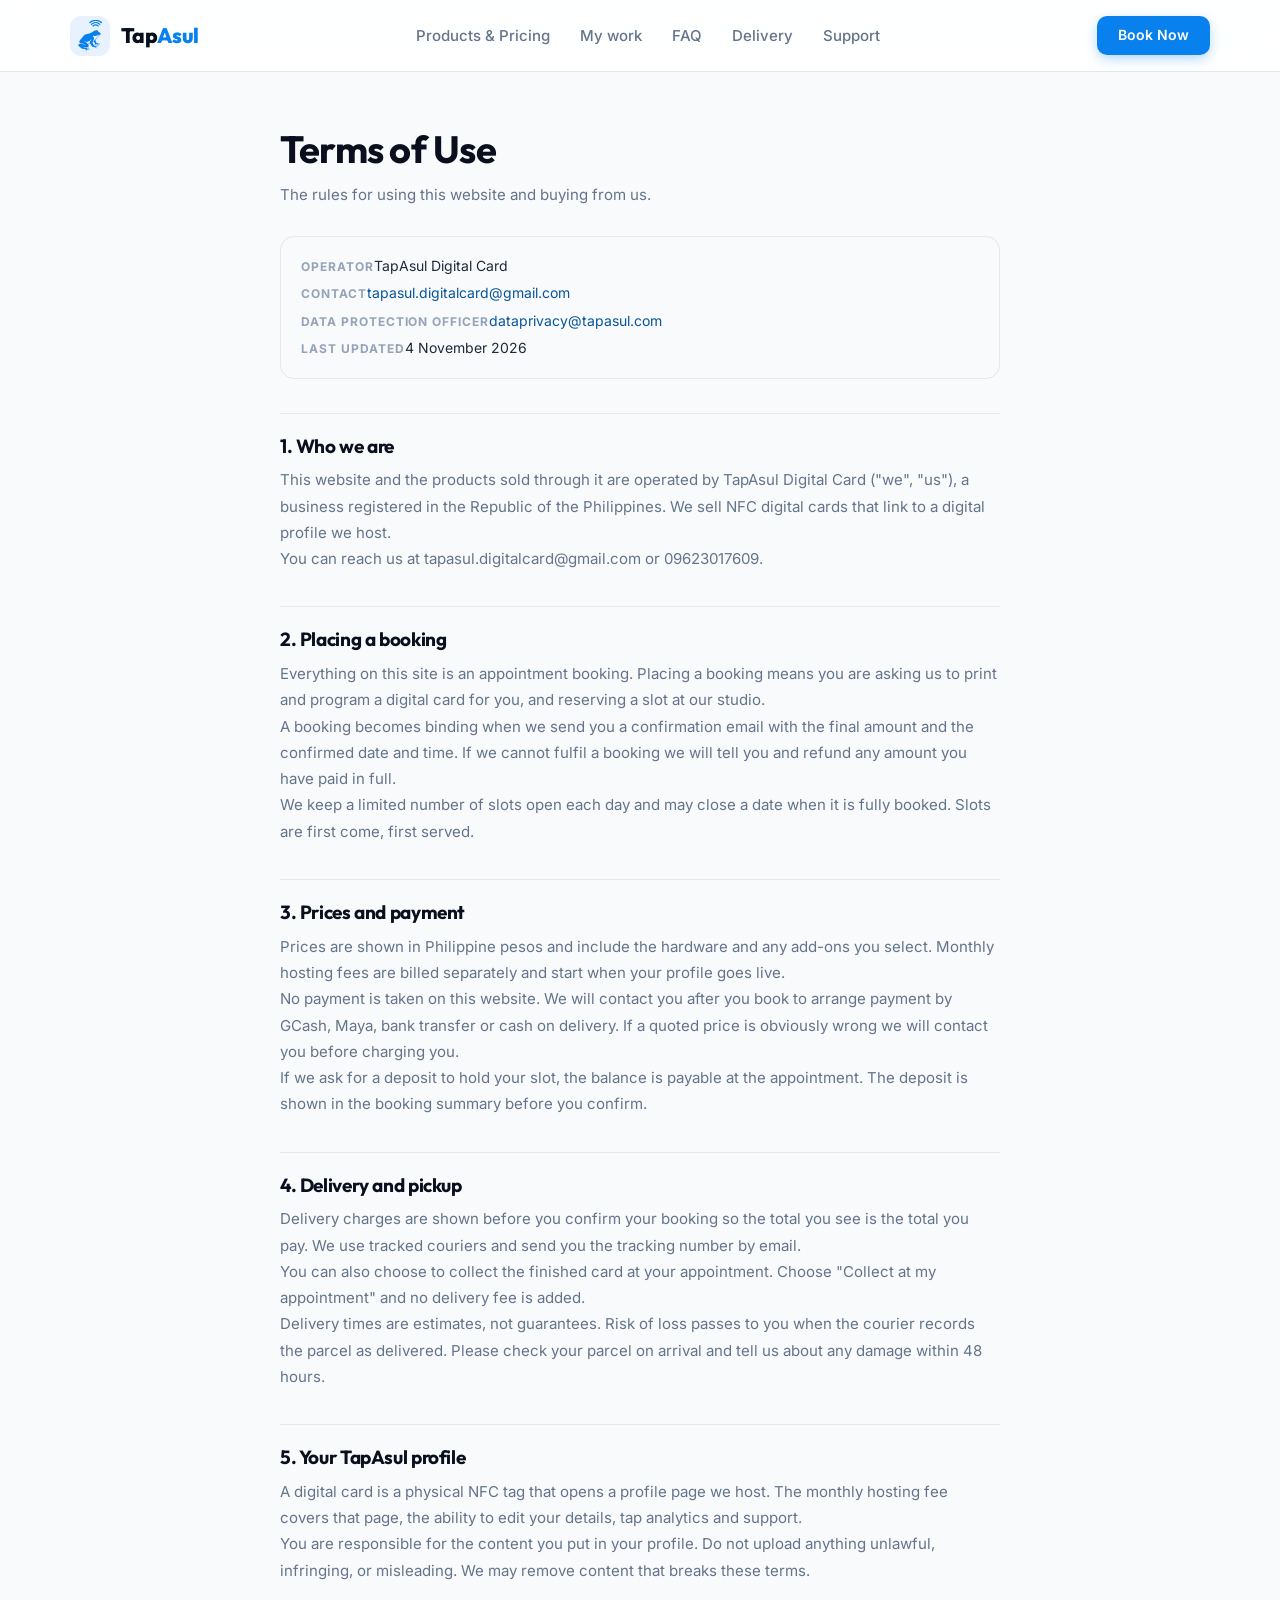
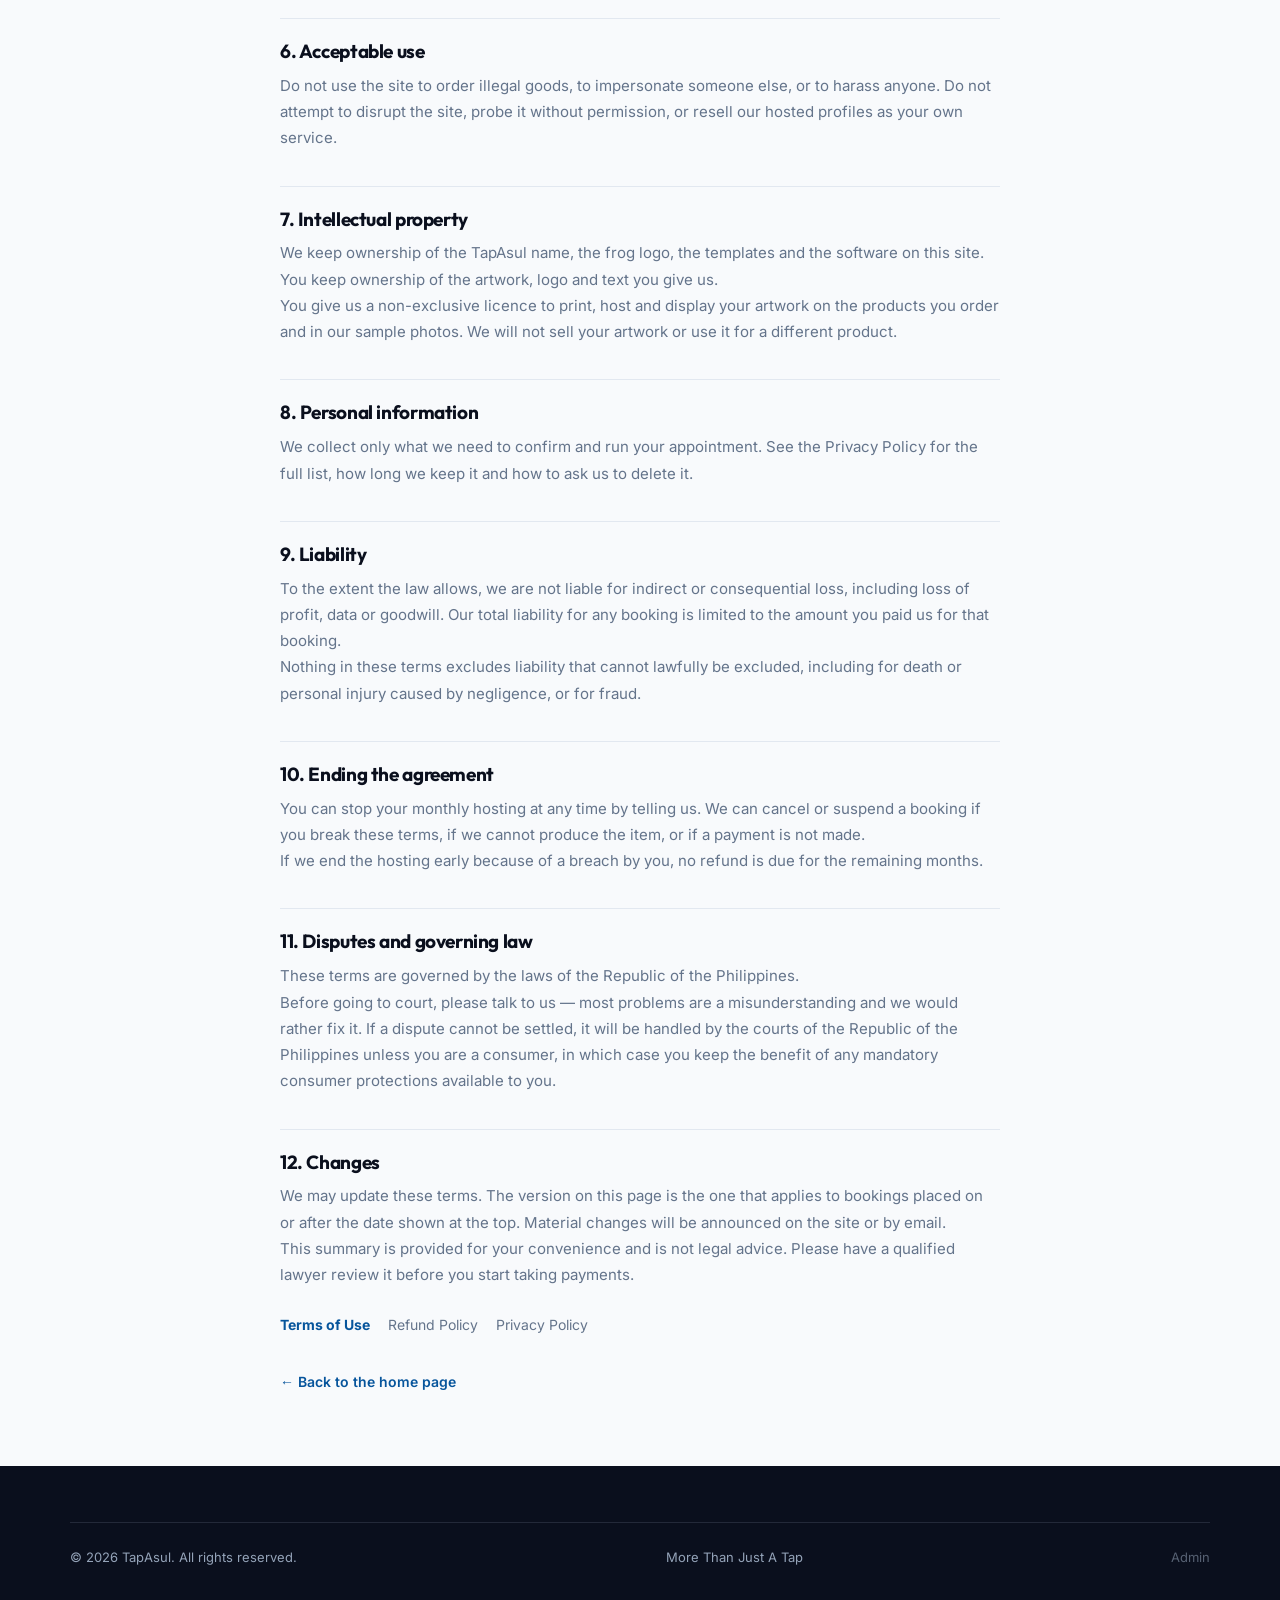
<file: terms.html>
<!DOCTYPE html>
<html lang="en">
<head>
  <meta charset="UTF-8">
  <meta name="viewport" content="width=device-width, initial-scale=1.0">
  <meta name="robots" content="index,follow">

  <!-- seo:begin — generated from site.config.js by `node tools/build-seo.js`. -->
  <title>Terms of Use — TapAsul</title>
  <meta name="description" content="The terms that apply when you buy a TapAsul NFC digital card and use the profile we host for you.">
  <link rel="canonical" href="https://tapasul.example/terms.html">
  <!-- seo:end -->
  <meta name="theme-color" content="#0881ef">
  <link rel="icon" type="image/svg+xml" href="favicon.svg">
  <link rel="apple-touch-icon" href="assets/apple-touch-icon.png">
  <link rel="preload" href="assets/fonts/inter-latin.woff2" as="font" type="font/woff2" crossorigin>
  <link rel="stylesheet" href="fonts.css">
  <link rel="stylesheet" href="styles.css">
</head>
<body data-legal="terms">
  <a class="skip-link" href="#main">Skip to content</a>

  <header class="header">
    <div class="container header__inner">
      <a href="index.html" class="logo" aria-label="TapAsul — home">
        <span class="logo__mark" aria-hidden="true">
          <img src="assets/logo-frog.svg" alt="" width="24" height="31">
        </span>
        <span class="logo__text">Tap<span>Asul</span></span>
      </a>
      <nav class="nav" aria-label="Primary">
        <a href="index.html#products">Products &amp; Pricing</a>
        <a href="index.html#work">My work</a>
        <a href="index.html#faq">FAQ</a>
        <a href="index.html#delivery">Delivery</a>
        <a href="index.html#support">Support</a>
      </nav>
      <div class="header__cta">
        <a href="index.html#preorder" class="btn btn--primary btn--sm">Book Now</a>
      </div>
    </div>
  </header>

  <main id="main" class="legal">
    <div class="container legal__wrap">
      <h1 id="legalTitle">Terms of Use</h1>
      <p class="legal__lede" id="legalLede"></p>
      <div class="legal__meta" id="legalMeta"></div>
      <div id="legalBody"></div>
      <p class="form-note" id="legalNotice"></p>
      <nav class="legal__links" id="legalLinks" aria-label="Legal pages"></nav>
      <a class="legal__back" href="index.html">&larr; Back to the home page</a>
    </div>
  </main>

  <footer class="footer">
    <div class="container">
      <div class="footer__bottom">
        <span>© <span id="year"></span> TapAsul. All rights reserved.</span>
        <span>More Than Just A Tap</span>
        <a class="footer__admin" href="admin.html" rel="nofollow noindex">Admin</a>
      </div>
    </div>
  </footer>

  <script src="site.config.js"></script>
  <script src="legal.js"></script>
</body>
</html>
</file>
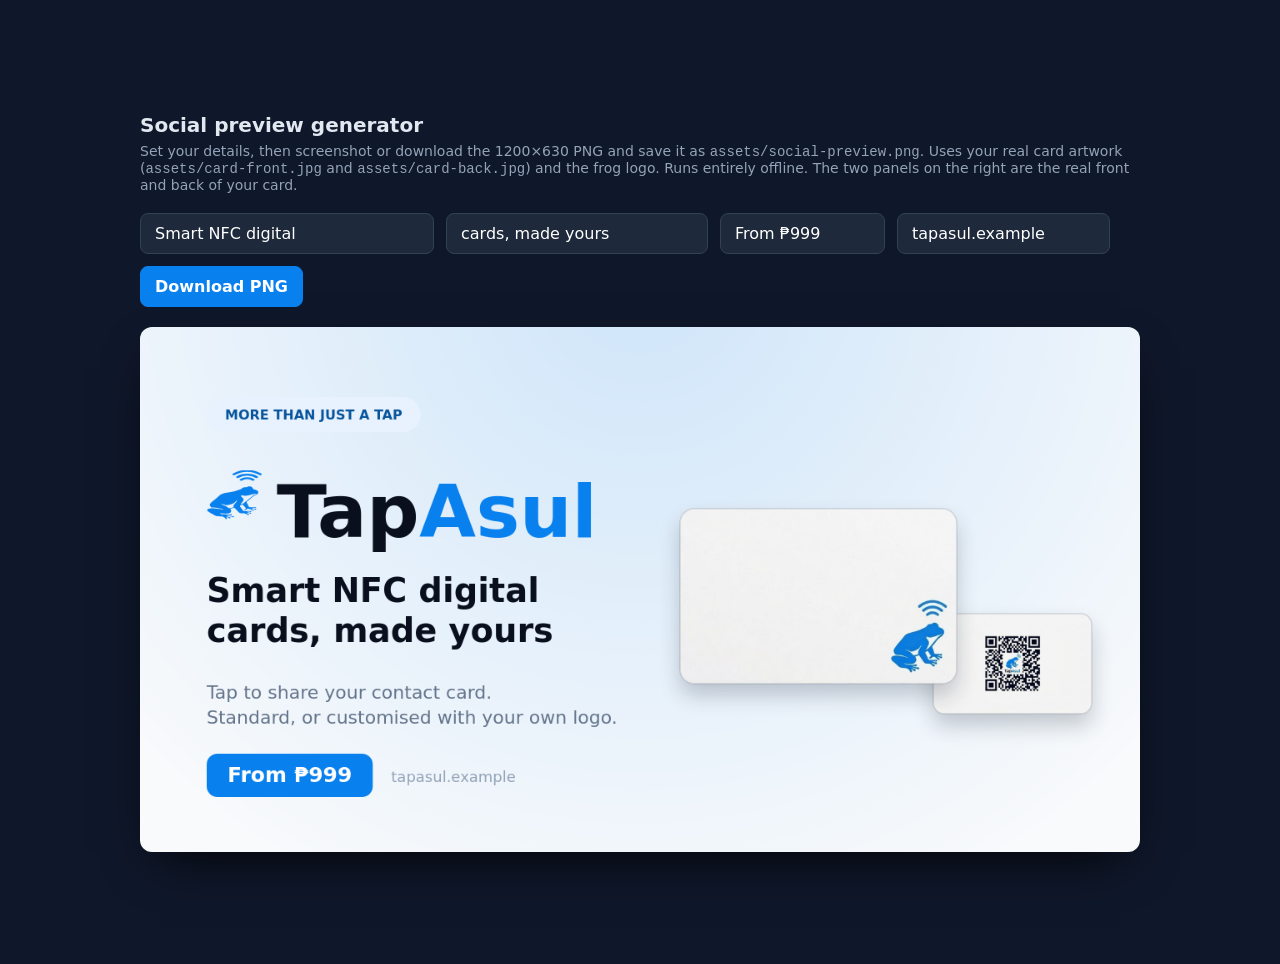
<file: tools/make-og-image.html>
<!DOCTYPE html>
<html lang="en">
<head>
<meta charset="UTF-8">
<meta name="viewport" content="width=device-width,initial-scale=1">
<title>TapAsul — Social preview generator</title>
<style>
  body { margin:0; font-family: system-ui, sans-serif; background:#0f172a; color:#e2e8f0;
         display:grid; place-items:center; min-height:100vh; padding:32px; }
  .wrap { max-width: 1000px; width:100%; }
  h1 { font-size:1.25rem; margin:0 0 6px; }
  p  { color:#94a3b8; font-size:.875rem; margin:0 0 20px; }
  .row { display:flex; gap:12px; flex-wrap:wrap; margin-bottom:20px; }
  input, button { font:inherit; padding:10px 14px; border-radius:8px; border:1px solid #334155; }
  input { background:#1e293b; color:#fff; }
  button { background:#0881ef; color:#fff; border-color:#0881ef; font-weight:600; cursor:pointer; }
  canvas { width:100%; height:auto; border-radius:12px; box-shadow:0 20px 50px -20px #000; display:block; }
</style>
</head>
<body>
<div class="wrap">
  <h1>Social preview generator</h1>
  <p>Set your details, then screenshot or download the 1200×630 PNG and save it as
     <code>assets/social-preview.png</code>. Uses your real card artwork
     (<code>assets/card-front.jpg</code> and <code>assets/card-back.jpg</code>) and the frog logo.
     Runs entirely offline. The two panels on the right are the real front
     and back of your card.</p>

  <div class="row">
    <input id="line1" value="Smart NFC digital" size="28">
    <input id="line2" value="cards, made yours" size="24">
    <input id="price" value="From ₱999" size="12">
    <input id="domain" value="tapasul.example" size="18">
    <button id="download">Download PNG</button>
  </div>

  <canvas id="og" width="1200" height="630"></canvas>
</div>

<script>
const c = document.getElementById('og');
const g = c.getContext('2d');
const BRAND = '#0881ef', DARK = '#0a0f1d', LIGHT = '#e8f2fe', MUTED = '#64748b';

// ---- real artwork -------------------------------------------------------
const art = { front: null, back: null, logo: null };

function loadArt() {
  art.front = new Image(); art.front.src = '../assets/card-front.jpg';
  art.back  = new Image(); art.back.src  = '../assets/card-back.jpg';
  art.logo  = new Image(); art.logo.src  = '../assets/logo-frog.svg';
  [art.front, art.back, art.logo].forEach((i) => i.addEventListener('load', draw));
}

function rr(ctx, x, y, w, h, r) {
  ctx.beginPath();
  ctx.moveTo(x + r, y);
  ctx.arcTo(x + w, y, x + w, y + h, r);
  ctx.arcTo(x + w, y + h, x, y + h, r);
  ctx.arcTo(x, y + h, x, y, r);
  ctx.arcTo(x, y, x + w, y, r);
  ctx.closePath();
}

// draw an artwork image inside a rounded "card" with a soft shadow
function place(img, x, y, w, h, radius) {
  if (!img || !img.complete || !img.naturalWidth) return;
  g.save();
  g.shadowColor = 'rgba(15,23,42,.22)'; g.shadowBlur = 26; g.shadowOffsetY = 14;
  rr(g, x, y, w, h, radius); g.fillStyle = '#fff'; g.fill();
  g.restore();

  g.save();
  rr(g, x, y, w, h, radius); g.clip();
  // cover-fit the artwork
  const s = Math.max(w / img.naturalWidth, h / img.naturalHeight);
  const dw = img.naturalWidth * s, dh = img.naturalHeight * s;
  g.drawImage(img, x + (w - dw) / 2, y + (h - dh) / 2, dw, dh);
  g.restore();

  rr(g, x, y, w, h, radius);
  g.strokeStyle = 'rgba(15,23,42,.14)'; g.lineWidth = 1.5; g.stroke();
}

function draw() {
  const line1 = document.getElementById('line1').value;
  const line2 = document.getElementById('line2').value;
  const price = document.getElementById('price').value;
  const domain = document.getElementById('domain').value;

  // background + glow
  g.fillStyle = '#f8fafc'; g.fillRect(0, 0, 1200, 630);
  const glow = g.createRadialGradient(600, -60, 40, 600, -60, 820);
  glow.addColorStop(0, 'rgba(8,129,239,.16)');
  glow.addColorStop(1, 'rgba(8,129,239,0)');
  g.fillStyle = glow; g.fillRect(0, 0, 1200, 630);

  const x = 80;

  // eyebrow pill
  g.fillStyle = LIGHT;
  g.font = '600 16px system-ui, sans-serif';
  const pillW = g.measureText('MORE THAN JUST A TAP').width + 44;
  rr(g, x, 84, pillW, 42, 21); g.fill();
  g.fillStyle = '#07559c';
  g.fillText('MORE THAN JUST A TAP', x + 22, 111);

  // frog mark + wordmark, on one baseline
  const markW = 66, markH = 59, markX = x, markY = 172;
  if (art.logo && art.logo.complete && art.logo.naturalWidth) {
    g.drawImage(art.logo, markX, markY, markW, markH);
  }
  g.font = '800 88px system-ui, sans-serif';
  g.fillStyle = DARK;
  g.fillText('Tap', x + markW + 18, 252);
  const tw = g.measureText('Tap').width;
  g.fillStyle = BRAND;
  g.fillText('Asul', x + markW + 18 + tw, 252);

  // headline — auto-shrinks so it never collides with the card artwork
  g.fillStyle = DARK;
  const maxW = 545;
  let fs = 40;
  g.font = '800 ' + fs + 'px system-ui, sans-serif';
  while (fs > 22 && Math.max(g.measureText(line1).width, g.measureText(line2).width) > maxW) {
    fs -= 1;
    g.font = '800 ' + fs + 'px system-ui, sans-serif';
  }
  g.fillText(line1, x, 330);
  g.fillText(line2, x, 330 + fs * 1.2);

  // subline
  g.fillStyle = MUTED;
  g.font = '500 22px system-ui, sans-serif';
  g.fillText('Tap to share your contact card.', x, 446);
  g.fillText('Standard, or customised with your own logo.', x, 476);

  // price pill + domain
  g.font = '600 25px system-ui, sans-serif';
  const pw = g.measureText(price).width + 50;
  g.fillStyle = BRAND;
  rr(g, x, 512, pw, 52, 13); g.fill();
  g.fillStyle = '#fff';
  g.fillText(price, x + 25, 546);
  g.fillStyle = '#94a3b8';
  g.font = '500 18px system-ui, sans-serif';
  g.fillText(domain, x + pw + 22, 546);

  // products — the real card faces
  place(art.back,  952, 344, 190, 120, 13);
  place(art.front, 648, 218, 332, 210, 17);
}

['line1','line2','price','domain'].forEach((id) =>
  document.getElementById(id).addEventListener('input', draw));

document.getElementById('download').addEventListener('click', () => {
  const a = document.createElement('a');
  a.download = 'social-preview.png';
  a.href = c.toDataURL('image/png');
  a.click();
});

loadArt();
draw();
</script>
</body>
</html>
</file>
<file: fonts.css>
/* Self-hosted webfonts — zero external requests, zero layout shift.
   Inter carries latin-ext because Outfit has no peso (U+20B1) glyph,
   so all currency figures use Inter with tabular numerals. */

@font-face {
  font-family: 'Inter';
  font-style: normal;
  font-weight: 400 700;
  font-display: swap;
  src: url('assets/fonts/inter-latin-ext.woff2') format('woff2');
  unicode-range: U+0100-02BA, U+02BD-02C5, U+02C7-02CC, U+02CE-02D7, U+02DD-02FF, U+0304, U+0308, U+0329, U+1D00-1DBF, U+1E00-1E9F, U+1EF2-1EFF, U+2020, U+20A0-20AB, U+20AD-20C4, U+2113, U+2C60-2C7F, U+A720-A7FF;
}

@font-face {
  font-family: 'Inter';
  font-style: normal;
  font-weight: 400 700;
  font-display: swap;
  src: url('assets/fonts/inter-latin.woff2') format('woff2');
  unicode-range: U+0000-00FF, U+0131, U+0152-0153, U+02BB-02BC, U+02C6, U+02DA, U+02DC, U+0304, U+0308, U+0329, U+2000-206F, U+20AC, U+2122, U+2191, U+2193, U+2212, U+2215, U+FEFF, U+FFFD;
}

@font-face {
  font-family: 'Outfit';
  font-style: normal;
  font-weight: 600 800;
  font-display: swap;
  src: url('assets/fonts/outfit-latin.woff2') format('woff2');
  unicode-range: U+0000-00FF, U+0131, U+0152-0153, U+02BB-02BC, U+02C6, U+02DA, U+02DC, U+0304, U+0308, U+0329, U+2000-206F, U+20AC, U+2122, U+2191, U+2193, U+2212, U+2215, U+FEFF, U+FFFD;
}
</file>
<file: styles.css>
/* ============================================================================
   TapAsul — styles.css
   A self-contained design system. No build step, no CDN, no external fonts.
   Brand colours arrive as CSS variables set from site.config.js.
   ========================================================================= */

/* ---------- tokens ------------------------------------------------------ */
:root {
  /* Fallback colours — site.config.js overrides these on load.
     They match the real brand so the page still looks right if JS is off. */
  --brand: #0881ef;
  --brand-hover: #0668bf;
  --brand-light: #e8f2fe;
  --brand-dark: #07559c;
  --ink: #0a0f1d;

  --text: #1e293b;
  --text-muted: #64748b;
  --text-faint: #94a3b8;
  --line: #e2e8f0;
  --line-strong: #cbd5e1;
  --surface: #ffffff;
  --surface-alt: #f8fafc;
  --surface-dark: #0f172a;
  --surface-darker: #0b1220;

  --ok: #047857;
  --ok-bg: #ecfdf5;

  --radius-sm: 10px;
  --radius: 16px;
  --radius-lg: 24px;
  --radius-full: 999px;

  --shadow-sm: 0 1px 2px rgba(15, 23, 42, .06);
  --shadow: 0 4px 16px -4px rgba(15, 23, 42, .08), 0 2px 6px -2px rgba(15, 23, 42, .05);
  --shadow-lg: 0 20px 45px -18px rgba(15, 23, 42, .28);

  --header-h: 72px;
  --maxw: 1180px;

  --font-sans: 'Inter', -apple-system, BlinkMacSystemFont, 'Segoe UI', Roboto,
               'Helvetica Neue', Arial, 'Noto Sans', sans-serif;
  --font-display: 'Outfit', var(--font-sans);

  --ease: cubic-bezier(.4, 0, .2, 1);
}

/* ---------- reset ------------------------------------------------------- */
*, *::before, *::after { box-sizing: border-box; }

html { -webkit-text-size-adjust: 100%; }

body {
  margin: 0;
  font-family: var(--font-sans);
  font-size: 16px;
  line-height: 1.6;
  color: var(--text);
  background: var(--surface-alt);
  display: flex;
  flex-direction: column;
  min-height: 100vh;
  -webkit-font-smoothing: antialiased;
}

h1, h2, h3, h4 {
  font-family: var(--font-display);
  color: var(--ink);
  line-height: 1.15;
  letter-spacing: -.02em;
  margin: 0;
  text-wrap: balance;
}

p { margin: 0; }

img, svg { display: block; max-width: 100%; }

a { color: inherit; text-decoration: none; }

button, input, select, textarea { font: inherit; color: inherit; }

button { cursor: pointer; background: none; border: 0; padding: 0; }

ul { margin: 0; padding: 0; list-style: none; }

main { flex: 1 0 auto; }

/* ---------- accessibility ----------------------------------------------- */
:focus-visible {
  outline: 3px solid var(--brand);
  outline-offset: 3px;
  border-radius: 4px;
}

.sr-only {
  position: absolute;
  width: 1px; height: 1px;
  padding: 0; margin: -1px;
  overflow: hidden;
  clip: rect(0 0 0 0);
  white-space: nowrap;
  border: 0;
}

.skip-link {
  position: absolute;
  top: -100px;
  left: 12px;
  z-index: 100;
  padding: 12px 20px;
  background: var(--brand);
  color: #fff;
  border-radius: 0 0 var(--radius-sm) var(--radius-sm);
  font-weight: 600;
  transition: top .18s var(--ease);
}
.skip-link:focus { top: 0; }

/* keeps sticky header from covering jump targets */
[id] { scroll-margin-top: calc(var(--header-h) + 20px); }

/* ---------- layout ------------------------------------------------------ */
.container {
  width: 100%;
  max-width: var(--maxw);
  margin-inline: auto;
  padding-inline: 20px;
}

.section { padding-block: 88px; }
.section--tight { padding-block: 64px; }
.section--alt { background: var(--surface); }
.section--muted { background: var(--surface-alt); }
.section--dark { background: var(--surface-dark); color: #e2e8f0; }
.section--dark h2 { color: #fff; }

.section-head {
  max-width: 660px;
  margin: 0 auto 56px;
  text-align: center;
}
.section-head h2 {
  font-size: clamp(1.75rem, 1.15rem + 2vw, 2.5rem);
  margin-bottom: 14px;
}
.section-head p { color: var(--text-muted); font-size: 1.0625rem; }
.section--dark .section-head p { color: #94a3b8; }

.eyebrow {
  display: inline-block;
  font-size: .75rem;
  font-weight: 700;
  letter-spacing: .09em;
  text-transform: uppercase;
  color: var(--brand-dark);
  margin-bottom: 12px;
}
.section--dark .eyebrow { color: #7dd3fc; }

/* ---------- buttons ----------------------------------------------------- */
.btn {
  display: inline-flex;
  align-items: center;
  justify-content: center;
  gap: 8px;
  padding: 13px 26px;
  border-radius: var(--radius-sm);
  font-weight: 600;
  font-size: .9375rem;
  line-height: 1.2;
  text-align: center;
  transition: background-color .18s var(--ease), transform .18s var(--ease),
              box-shadow .18s var(--ease), color .18s var(--ease);
  border: 1px solid transparent;
}
.btn svg { width: 18px; height: 18px; flex: none; }

.btn--primary {
  background: var(--brand);
  color: #fff;
  box-shadow: 0 4px 14px -2px rgba(8, 129, 239, .4);
}
.btn--primary:hover { background: var(--brand-hover); transform: translateY(-2px); box-shadow: 0 8px 22px -4px rgba(8,129,239,.45); }
.btn--primary:active { transform: translateY(0); }

.btn--ghost {
  background: var(--surface);
  color: var(--text);
  border-color: var(--line-strong);
}
.btn--ghost:hover { background: var(--surface-alt); }

.btn--dark { background: var(--ink); color: #fff; }
.btn--dark:hover { background: #1e293b; }

.btn--block { width: 100%; }
.btn--sm { padding: 10px 20px; font-size: .875rem; }
.btn--lg { padding: 16px 32px; font-size: 1rem; }

.btn[disabled] { opacity: .55; pointer-events: none; }

/* ---------- header ------------------------------------------------------ */
.header {
  position: sticky;
  top: 0;
  z-index: 50;
  height: var(--header-h);
  background: rgba(255, 255, 255, .88);
  backdrop-filter: saturate(180%) blur(14px);
  border-bottom: 1px solid var(--line);
}
.header__inner {
  height: 100%;
  display: flex;
  align-items: center;
  justify-content: space-between;
  gap: 16px;
}

.logo { display: inline-flex; align-items: center; gap: 11px; }
.logo__mark {
  width: 40px; height: 40px;
  display: grid;
  place-items: center;
  background: var(--brand-light);
  border-radius: 11px;
  color: var(--brand);
  transition: background-color .18s var(--ease);
}
.logo:hover .logo__mark { background: #d7e9ff; }
.logo__mark svg { width: 22px; height: 22px; }
.logo__mark img {
  width: 24px; height: 31px;      /* the lockup is taller: frog + NFC signal mark */
  object-fit: contain;
  display: block;
}
.footer .logo__mark img { width: 24px; height: 31px; }
.logo__text {
  font-family: var(--font-display);
  font-weight: 800;
  font-size: 1.3125rem;
  letter-spacing: -.03em;
  color: var(--ink);
}
.logo__text span { color: var(--brand); }

.nav { display: none; gap: 30px; align-items: center; }
.nav a {
  font-size: .9375rem;
  font-weight: 500;
  color: var(--text-muted);
  transition: color .16s var(--ease);
}
.nav a:hover { color: var(--brand); }

.header__cta { display: flex; align-items: center; gap: 10px; }

.nav-toggle {
  display: inline-grid;
  place-items: center;
  width: 42px; height: 42px;
  border-radius: var(--radius-sm);
  color: var(--ink);
  border: 1px solid var(--line);
}
.nav-toggle:hover { background: var(--surface-alt); }
.nav-toggle svg { width: 22px; height: 22px; }
.nav-toggle__close { display: none; }
.nav-toggle[aria-expanded="true"] .nav-toggle__open { display: none; }
.nav-toggle[aria-expanded="true"] .nav-toggle__close { display: block; }

/* mobile drawer */
.drawer {
  position: fixed;
  inset: var(--header-h) 0 auto 0;
  z-index: 45;
  background: var(--surface);
  border-bottom: 1px solid var(--line);
  box-shadow: var(--shadow-lg);
  padding: 8px 20px 24px;
  display: none;
}
.drawer.is-open { display: block; }
@media (max-height: 520px) { .drawer { overflow-y: auto; max-height: calc(100vh - var(--header-h)); } }
.drawer ul { display: grid; gap: 2px; }
.drawer a {
  display: block;
  padding: 15px 8px;
  font-weight: 600;
  border-bottom: 1px solid var(--line);
  color: var(--ink);
}
.drawer a:hover { color: var(--brand); }
.drawer .btn { margin-top: 18px; }

@media (min-width: 900px) {
  .nav { display: flex; }
  .nav-toggle { display: none; }
  .drawer { display: none !important; }
}

/* ---------- hero -------------------------------------------------------- */
.hero {
  position: relative;
  overflow: hidden;
  padding-block: 64px 80px;
  background:
    radial-gradient(ellipse 70% 60% at 50% 0%, rgba(8, 129, 239, .10), transparent 70%),
    var(--surface-alt);
  border-bottom: 1px solid var(--line);
}
.hero__grid {
  display: grid;
  gap: 40px;
  align-items: center;
}
@media (min-width: 900px) {
  .hero { padding-block: 88px 104px; }
  .hero__grid { grid-template-columns: 1fr 1fr; gap: 56px; }
}

.pill {
  display: inline-flex;
  align-items: center;
  gap: 8px;
  padding: 6px 14px;
  border-radius: var(--radius-full);
  background: var(--brand-light);
  color: var(--brand-dark);
  font-size: .75rem;
  font-weight: 700;
  letter-spacing: .08em;
  text-transform: uppercase;
  margin-bottom: 22px;
}
.pill__dot {
  width: 7px; height: 7px;
  border-radius: 50%;
  background: var(--brand);
  position: relative;
}
.pill__dot::after {
  content: '';
  position: absolute;
  inset: 0;
  border-radius: 50%;
  background: var(--brand);
  animation: ping 2s var(--ease) infinite;
}
@keyframes ping {
  0%   { transform: scale(1);   opacity: .6; }
  70%  { transform: scale(2.4); opacity: 0; }
  100% { transform: scale(2.4); opacity: 0; }
}

.hero h1 {
  font-size: clamp(2.125rem, 1.2rem + 3.6vw, 3.75rem);
  font-weight: 800;
  letter-spacing: -.035em;
  margin-bottom: 20px;
}
.hero h1 em { font-style: normal; color: var(--brand); }

.hero__lede {
  font-size: 1.125rem;
  color: var(--text-muted);
  max-width: 48ch;
  margin-bottom: 32px;
}

.hero__actions { display: flex; flex-wrap: wrap; gap: 12px; }
@media (max-width: 420px) {
  .hero__actions .btn { width: 100%; }
  .hero { padding-block: 44px 56px; }
  .stage__hint { display: none; }
  .stage__bar { justify-content: center; }
}

/* 3D stage */
.stage {
  position: relative;
  background: var(--surface);
  border: 1px solid var(--line);
  border-radius: var(--radius-lg);
  box-shadow: var(--shadow);
  padding: 20px;
  display: flex;
  flex-direction: column;
  min-height: 380px;
}
/* ---------- the hero card: real 3D, they can turn it over --------------- */
.stage__3d {
  flex: 1;
  min-height: 320px;
  display: grid;
  place-items: center;
  perspective: 950px;
  touch-action: pan-y;
  cursor: grab;
  border-radius: var(--radius);
  background:
    radial-gradient(circle at 50% 45%, #eaf4ff, #fbfdff 70%);
  padding: 20px;
}
.stage__3d:focus-visible { outline: 3px solid var(--brand); outline-offset: 4px; }
.card3d {
  position: relative;
  width: min(100%, 430px);
  aspect-ratio: 1024 / 645;
  transform-style: preserve-3d;
  transform: rotateX(var(--rx, 6deg)) rotateY(var(--ry, -22deg));
  transition: transform .35s var(--ease);
  will-change: transform;
}
.card3d.is-dragging,
.card3d.is-idle { transition: none; }   /* follow the mouse / the idle spin exactly */
.card3d__face {
  position: absolute;
  inset: 0;
  border-radius: 16px;
  overflow: hidden;
  backface-visibility: hidden;
  -webkit-backface-visibility: hidden;
  background: #fff;
  box-shadow: 0 26px 60px rgba(8, 42, 92, .22), 0 2px 6px rgba(8, 42, 92, .08);
}
.card3d__face img {
  width: 100%;
  height: 100%;
  object-fit: cover;
  display: block;
  -webkit-user-drag: none;
  user-select: none;
  pointer-events: none;   /* the card itself handles the drag */
}
.card3d__face--back { transform: rotateY(180deg); }
.card3d__face--front::after {
  content: "";
  position: absolute;
  inset: 0;
  background: linear-gradient(115deg, rgba(255,255,255,0) 34%, rgba(255,255,255,.6) 50%, rgba(255,255,255,0) 66%);
  opacity: calc(var(--shine, .5) * .85);
  pointer-events: none;
}
@media (prefers-reduced-motion: reduce) {
  .card3d { transition: none; }
}

/* ---------- my work: the gallery of cards you have made ---------------- */
.work {
  display: grid;
  gap: 20px;
  grid-template-columns: repeat(auto-fill, minmax(250px, 1fr));
}
.work__item {
  position: relative;
  margin: 0;
  display: grid;
  gap: 12px;
  padding: 12px;
  background: #fff;
  border: 1px solid var(--line);
  border-radius: 18px;
  box-shadow: 0 10px 30px rgba(8, 42, 92, .06);
  text-decoration: none;
  transition: transform .2s var(--ease), box-shadow .2s var(--ease), border-color .2s var(--ease);
}
a.work__item:hover,
a.work__item:focus-visible {
  transform: translateY(-3px);
  border-color: var(--brand);
  box-shadow: 0 18px 42px rgba(8, 42, 92, .13);
}
.work__item img {
  width: 100%;
  aspect-ratio: 1024 / 645;
  object-fit: cover;
  display: block;
  border-radius: 12px;
  background: var(--surface-alt);
}
.work__body { display: grid; gap: 3px; padding: 0 4px 6px; }
.work__body strong { font-size: .9375rem; color: var(--ink); }
.work__body span { font-size: .8125rem; color: var(--text-muted); }

/* nothing added yet — tell the owner exactly what to do */
.work__empty {
  grid-column: 1 / -1;
  display: grid;
  justify-items: center;
  gap: 10px;
  padding: 44px 24px;
  border: 1px dashed var(--line-strong);
  border-radius: 20px;
  background: var(--surface-alt);
  text-align: center;
}
.work__empty strong { font-size: 1.0625rem; color: var(--ink); }
.work__empty span { font-size: .875rem; color: var(--text-muted); max-width: 54ch; line-height: 1.6; }
.work__empty code {
  background: #fff;
  border: 1px solid var(--line);
  border-radius: 6px;
  padding: 2px 7px;
  font-size: .8125rem;
}
.work__sample { font-size: .8125rem; color: var(--brand-dark); }
.work__emptyMark { opacity: .9; }
.stage__bar {
  display: flex;
  align-items: center;
  justify-content: space-between;
  gap: 12px;
  flex-wrap: wrap;
  padding-top: 14px;
}
.stage__hint {
  display: flex;
  align-items: center;
  gap: 7px;
  font-size: .75rem;
  color: var(--text-faint);
  margin: 0;
}
.stage__hint svg { width: 15px; height: 15px; color: var(--brand); }

/* ---------- product cards ---------------------------------------------- */
.products-grid {
  display: grid;
  gap: 24px;
  max-width: 880px;
  margin-inline: auto;
}
@media (min-width: 760px) { .products-grid { grid-template-columns: 1fr 1fr; } }

.product {
  display: flex;
  flex-direction: column;
  gap: 22px;
  padding: 32px;
  background: var(--surface-alt);
  border: 2px solid var(--line);
  border-radius: var(--radius-lg);
  box-shadow: var(--shadow-sm);
  transition: border-color .18s var(--ease), transform .18s var(--ease), box-shadow .18s var(--ease);
}
.product:hover { transform: translateY(-3px); box-shadow: var(--shadow); }
/* the call-to-action always sits on the bottom edge, so the two cards line up */
.product > .btn { margin-top: auto; }
/* driven by JS, mirrors the radio state in the order form */
.product.is-selected { border-color: var(--brand); box-shadow: 0 12px 30px -14px rgba(8,129,239,.5); }


/* real product artwork in the pricing cards */
.product__media {
  height: 168px;
  border-radius: 14px;
  overflow: hidden;
  background:
    radial-gradient(120% 90% at 50% 0%, #ffffff 0%, #eef1f5 100%);
  box-shadow: inset 0 0 0 1px rgba(15, 23, 42, .07);
  display: flex;
  align-items: center;
  justify-content: center;
  padding: 14px;
  margin-bottom: 16px;
}
.product__media img {
  display: block;
  width: auto;
  height: auto;
  max-width: 100%;
  max-height: 100%;
  border-radius: 6px;
  box-shadow: 0 6px 16px rgba(15, 23, 42, .13);
}
.product__media--icon { padding: 0; }
.product__media--icon .product__icon {
  width: 56px; height: 56px;
  border-radius: 16px;
}

.product__icon {
  width: 48px; height: 48px;
  display: grid;
  place-items: center;
  border-radius: 14px;
  background: var(--brand-light);
  color: var(--brand);
}
.product__icon svg { width: 24px; height: 24px; }

.product h3 { font-size: 1.375rem; margin-bottom: 8px; }
.product__blurb { font-size: .875rem; color: var(--text-muted); }

.product__price-block {
  padding-bottom: 20px;
  border-bottom: 1px solid var(--line);
}
.product__price { display: block; }
.product__amount {
  display: block;
  font-family: var(--font-sans);      /* Inter: Outfit has no peso glyph */
  font-variant-numeric: tabular-nums;
  font-size: 2.125rem; font-weight: 700; color: var(--ink); letter-spacing: -.02em;
  line-height: 1.1;
}
.product__note { display: block; margin-top: 4px; color: var(--text-muted); font-size: .9375rem; }

/* the premium tier gets a soft blue edge so the two cards read apart */
.product--accent {
  border-color: rgba(8, 129, 239, .40);
  box-shadow: 0 14px 34px -18px rgba(8, 129, 239, .45);
}
.product--accent .product__badge { margin-top: 10px; }
/* a soft sheen so the premium card reads as the same card, better finished */
.product--accent .product__media { position: relative; }
.product--accent .product__media::after {
  content: ""; position: absolute; inset: 14px 0; pointer-events: none;
  background: linear-gradient(118deg, rgba(255,255,255,0) 34%, rgba(255,255,255,.55) 48%, rgba(255,255,255,0) 62%);
  mix-blend-mode: screen;
}
.product--accent .product__media img { filter: saturate(1.12) contrast(1.04); }

.product__recurring {
  display: inline-flex;
  align-items: center;
  gap: 6px;
  margin-top: 10px;
  font-size: .8125rem;
  font-weight: 600;
  color: var(--brand-dark);
}
.product__recurring svg { width: 15px; height: 15px; }

.product__badge {
  display: inline-flex;
  align-items: center;
  gap: 6px;
  margin-top: 8px;
  font-size: .8125rem;
  font-weight: 600;
  color: var(--ok);
}
.product__badge svg { width: 15px; height: 15px; }

.product__features { display: grid; gap: 11px; font-size: .875rem; color: var(--text-muted); }
.product__features li { display: flex; gap: 9px; align-items: flex-start; }
.product__features svg { width: 16px; height: 16px; color: var(--brand); flex: none; margin-top: 3px; }

/* ---------- customizer -------------------------------------------------- */
.customizer-grid { display: grid; gap: 24px; align-items: start; }
@media (min-width: 960px) { .customizer-grid { grid-template-columns: 320px 1fr; } }

.field-label {
  display: block;
  font-size: .6875rem;
  font-weight: 700;
  letter-spacing: .09em;
  text-transform: uppercase;
  color: #94a3b8;
  margin-bottom: 9px;
}

.segmented { display: grid; grid-template-columns: 1fr 1fr; gap: 8px; }
.segmented button {
  padding: 11px 12px;
  border-radius: var(--radius-sm);
  font-size: .8125rem;
  font-weight: 600;
  color: #cbd5e1;
  background: #334155;
  border: 1px solid #475569;
  transition: all .16s var(--ease);
}
.segmented button:hover { background: #475569; }
.segmented button[aria-pressed="true"] {
  background: var(--brand);
  border-color: var(--brand);
  color: #fff;
}

/* compact variant used on the product stage */
.segmented--sm { gap: 4px; }
.segmented--sm button {
  padding: 6px 14px;
  font-size: .75rem;
  border-radius: 8px;
  background: var(--surface-alt);
  color: var(--text-muted);
  border: 1px solid var(--line-strong);
}
.segmented--sm button:hover { background: #eef2f7; color: var(--ink); }
.segmented--sm button[aria-pressed="true"] {
  background: var(--ink);
  border-color: var(--ink);
  color: #fff;
}

.section--dark .segmented--sm button {
  background: rgba(30,41,59,.85);
  border-color: rgba(148,163,184,.3);
  color: #cbd5e1;
}
.section--dark .segmented--sm button:hover { background: #334155; color: #fff; }
.section--dark .segmented--sm button[aria-pressed="true"] {
  background: var(--brand);
  border-color: var(--brand);
  color: #fff;
}


/* ---------- faq --------------------------------------------------------- */
.faq { max-width: 760px; margin-inline: auto; display: grid; gap: 12px; }
.faq details {
  background: var(--surface-alt);
  border: 1px solid var(--line);
  border-radius: var(--radius);
  overflow: hidden;
  transition: border-color .16s var(--ease);
}
.faq details[open] { border-color: var(--line-strong); background: var(--surface); }
.faq summary {
  display: flex;
  align-items: center;
  justify-content: space-between;
  gap: 16px;
  padding: 20px 22px;
  font-weight: 600;
  color: var(--ink);
  cursor: pointer;
  list-style: none;
}
.faq summary::-webkit-details-marker { display: none; }
.faq summary:hover { color: var(--brand); }
.faq summary svg {
  width: 18px; height: 18px;
  flex: none;
  color: var(--text-faint);
  transition: transform .2s var(--ease);
}
.faq details[open] summary svg { transform: rotate(180deg); }
.faq__answer { padding: 0 22px 22px; font-size: .9375rem; color: var(--text-muted); }

/* ---------- team -------------------------------------------------------- */
.team-grid { display: grid; gap: 24px; max-width: 760px; margin-inline: auto; }
@media (min-width: 680px) { .team-grid { grid-template-columns: repeat(2, 1fr); } }

.member {
  background: var(--surface);
  border: 1px solid var(--line);
  border-radius: var(--radius-lg);
  padding: 32px;
  text-align: center;
  box-shadow: var(--shadow-sm);
}
.member__avatar {
  width: 76px; height: 76px;
  margin: 0 auto 16px;
  border-radius: 50%;
  display: grid;
  place-items: center;
  font-family: var(--font-display);
  font-weight: 800;
  font-size: 1.375rem;
  color: var(--brand-dark);
  background: var(--brand-light);
  border: 2px solid var(--brand);
  overflow: hidden;
}
.member__avatar img { width: 100%; height: 100%; object-fit: cover; }
.member h3 { font-size: 1.1875rem; margin-bottom: 5px; }
.member__role { font-size: .8125rem; font-weight: 600; color: var(--brand-dark); margin-bottom: 12px; }
.member__bio { font-size: .875rem; color: var(--text-muted); }

/* ---------- order form -------------------------------------------------- */
.order-wrap { max-width: 720px; margin-inline: auto; }
.order-card {
  background: var(--surface-alt);
  border: 1px solid var(--line);
  border-radius: var(--radius-lg);
  padding: 32px;
  box-shadow: var(--shadow);
}
@media (min-width: 700px) { .order-card { padding: 44px; } }

.form-grid { display: grid; gap: 22px; grid-template-columns: minmax(0, 1fr); }

.choice-list { display: grid; gap: 12px; }
.choice {
  display: flex;
  align-items: center;
  justify-content: space-between;
  gap: 16px;
  min-width: 0;
  padding: 16px 18px;
  background: var(--surface);
  border: 2px solid var(--line);
  border-radius: var(--radius);
  cursor: pointer;
  transition: border-color .16s var(--ease), background-color .16s var(--ease);
}
.choice:hover { border-color: var(--line-strong); }
/* single source of truth for the "selected" look */
.choice:has(input:checked) { border-color: var(--brand); background: #f7fbff; }

.choice__main { display: flex; align-items: center; gap: 13px; min-width: 0; }
.choice__radio {
  appearance: none;
  width: 20px; height: 20px;
  flex: none;
  border: 2px solid var(--line-strong);
  border-radius: 50%;
  transition: border-color .16s var(--ease), box-shadow .16s var(--ease);
}
.choice__radio:checked {
  border-color: var(--brand);
  border-width: 6px;
}
.choice__title { font-weight: 700; color: var(--ink); font-size: .9375rem; overflow-wrap: anywhere; }
.choice__meta { font-size: .75rem; color: var(--text-muted); }
.choice__price {
  font-family: var(--font-sans);
  font-variant-numeric: tabular-nums;
  font-weight: 700; color: var(--ink); font-size: 1.0625rem; white-space: nowrap;
}

.qty { display: inline-flex; align-items: center; gap: 4px; border: 1px solid var(--line-strong); border-radius: var(--radius-sm); background: var(--surface); padding: 4px; }
.qty button {
  width: 38px; height: 38px;
  display: grid;
  place-items: center;
  border-radius: 8px;
  font-size: 1.125rem;
  font-weight: 700;
  color: var(--text);
  transition: background-color .14s var(--ease);
}
.qty button:hover { background: var(--surface-alt); }
.qty input {
  width: 52px;
  text-align: center;
  font-weight: 700;
  font-size: 1.0625rem;
  color: var(--ink);
  border: 0;
  background: none;
  -moz-appearance: textfield;
}
.qty input::-webkit-outer-spin-button,
.qty input::-webkit-inner-spin-button { -webkit-appearance: none; margin: 0; }

.field { display: grid; gap: 7px; min-width: 0; }
.field > label {
  font-size: .6875rem;
  font-weight: 700;
  letter-spacing: .09em;
  text-transform: uppercase;
  color: var(--text-muted);
  overflow-wrap: anywhere;
}
/* selects size themselves to their widest option — stop them pushing the page sideways */
.field select, .input[type="select"], select.input {
  width: 100%;
  min-width: 0;
  max-width: 100%;
}
select { text-overflow: ellipsis; }
.field__hint { overflow-wrap: anywhere; }
.field input {
  width: 100%;
  min-width: 0;
  max-width: 100%;
  padding: 12px 15px;
  font-size: .9375rem;
  background: var(--surface);
  border: 1px solid var(--line-strong);
  border-radius: var(--radius-sm);
  transition: border-color .16s var(--ease), box-shadow .16s var(--ease);
}
.field input::placeholder { color: var(--text-faint); }
.field input:focus {
  outline: none;
  border-color: var(--brand);
  box-shadow: 0 0 0 3px rgba(8,129,239,.18);
}
.field input[aria-invalid="true"] { border-color: #dc2626; }
.field__error {
  font-size: .75rem;
  font-weight: 600;
  color: #b91c1c;
  min-height: 0;
}
.two-col { display: grid; gap: 16px; grid-template-columns: minmax(0, 1fr); }
@media (min-width: 620px) { .two-col { grid-template-columns: repeat(2, minmax(0, 1fr)); } }

.totals {
  display: flex;
  align-items: center;
  justify-content: space-between;
  gap: 16px;
  flex-wrap: wrap;
  padding: 18px 20px;
  background: var(--surface);
  border: 1px solid var(--line);
  border-radius: var(--radius);
}
.totals__label { font-size: .75rem; color: var(--text-muted); }
.totals__amount {
  font-family: var(--font-sans);
  font-variant-numeric: tabular-nums;
  font-size: 1.75rem; font-weight: 700; color: var(--brand); letter-spacing: -.02em;
}
.totals__side { display: grid; gap: 6px; justify-items: end; text-align: right; }
.chip {
  display: inline-block;
  padding: 5px 12px;
  border-radius: var(--radius-full);
  background: var(--brand-light);
  color: var(--brand-dark);
  font-size: .75rem;
  font-weight: 700;
}
.chip--save { background: var(--ok-bg); color: var(--ok); }
.chip[hidden] { display: none; }

.form-note { font-size: .75rem; color: var(--text-muted); line-height: 1.55; }
.form-note a { color: var(--brand-dark); text-decoration: underline; }

.form-status {
  padding: 15px 18px;
  border-radius: var(--radius-sm);
  font-size: .875rem;
  font-weight: 600;
  display: none;
}
.form-status.is-visible { display: block; }
.form-status--ok { background: var(--ok-bg); color: var(--ok); border: 1px solid #a7f3d0; }
.form-status--err { background: #fef2f2; color: #b91c1c; border: 1px solid #fecaca; }

/* ---------- footer ------------------------------------------------------ */
/* any inline currency figure stays aligned */
.product__note, .choice__meta, .chip { font-variant-numeric: tabular-nums; }

.footer {
  background: var(--ink);
  color: #94a3b8;
  padding-block: 56px 32px;
  font-size: .9375rem;
}
.footer__grid {
  display: grid;
  gap: 36px;
  margin-bottom: 40px;
}
@media (min-width: 760px) { .footer__grid { grid-template-columns: 1.4fr 1fr 1fr; } }

.footer .logo__text { color: #fff; }
.footer .logo__mark { background: rgba(8,129,239,.16); }
.footer__blurb { max-width: 34ch; margin-top: 16px; font-size: .875rem; }

.footer h4 {
  color: #fff;
  font-family: var(--font-sans);
  font-size: .75rem;
  font-weight: 700;
  letter-spacing: .09em;
  text-transform: uppercase;
  margin-bottom: 16px;
}
.footer ul { display: grid; gap: 11px; }
.footer a { color: #94a3b8; transition: color .14s var(--ease); }
.footer a:hover { color: #fff; }

/* discreet link to the admin dashboard */
.footer__admin {
  color: var(--text-faint);
  text-decoration: none;
  font-size: .8125rem;
  opacity: .55;
  transition: opacity .15s var(--ease), color .15s var(--ease);
}
.footer__admin:hover { opacity: 1; color: var(--text-muted); }

.footer__bottom {
  border-top: 1px solid rgba(148,163,184,.18);
  padding-top: 24px;
  display: flex;
  flex-wrap: wrap;
  gap: 12px;
  justify-content: space-between;
  font-size: .8125rem;
}

/* ---------- toast ------------------------------------------------------- */
.toast {
  position: fixed;
  left: 50%;
  bottom: 24px;
  transform: translate(-50%, 120%);
  z-index: 80;
  background: var(--ink);
  color: #fff;
  padding: 13px 22px;
  border-radius: var(--radius-full);
  font-size: .875rem;
  font-weight: 600;
  box-shadow: var(--shadow-lg);
  transition: transform .25s var(--ease);
  max-width: min(92vw, 460px);
  text-align: center;
}
.toast:empty { display: none; }
.toast.is-visible { transform: translate(-50%, 0); }

/* ---------- reduced motion ---------------------------------------------- */
@media (prefers-reduced-motion: reduce) {
  *, *::before, *::after {
    animation-duration: .01ms !important;
    animation-iteration-count: 1 !important;
    transition-duration: .01ms !important;
    scroll-behavior: auto !important;
  }
  .btn--primary:hover, .product:hover { transform: none; }
}

/* ---------- print ------------------------------------------------------- */
@media print {
  .header, .drawer, .footer, .stage__hint, .nav-toggle, .toast { display: none !important; }
  .section, .hero { padding-block: 20px !important; }
  body { background: #fff; }
}

/* ==========================================================================
   AUDIT ROUND 2 — new components
   ========================================================================== */

/* ---------- privacy consent gate -------------------------------------- */
.consent {
  position: fixed; inset: 0; z-index: 999;
  display: grid; place-items: center;
  padding: 20px;
  background: rgba(8, 15, 29, .72);
  backdrop-filter: blur(6px);
  -webkit-backdrop-filter: blur(6px);
}
.consent[hidden] { display: none; }
.consent__card {
  width: min(560px, 100%);
  background: #fff;
  border-radius: 20px;
  padding: 34px 30px 26px;
  text-align: center;
  box-shadow: 0 30px 70px -24px rgba(2, 12, 34, .55);
  border: 1px solid rgba(148,163,184,.22);
}
.consent__mark {
  width: 40px; height: 52px; margin-bottom: 10px;
  display: block; color: var(--brand);
}

/* the hidden inline copy of the logo (see logo.js) */
.svg-defs { position: absolute; width: 0; height: 0; overflow: hidden; }

/* fallback marks drawn inline when the logo file cannot load */
.logo-fallback { display: block; color: var(--brand); }
.logo-fallback--white { color: #fff; }
.logo__mark svg.logo-fallback { width: 24px; height: 31px; }
.footer .logo__mark svg.logo-fallback { color: #fff; }
.consent__card h2 { font-size: 1.375rem; margin-bottom: 10px; }
.consent__card > p { color: var(--text-muted); font-size: .9375rem; line-height: 1.65; }
.consent__actions { display: grid; gap: 10px; margin-top: 22px; }
.consent__fine { margin-top: 18px; font-size: .8125rem; color: var(--text-faint); }
.consent__fine a { color: var(--brand-dark); text-decoration: underline; }

/* ---------- the file picker (logo / photo upload) ---------------------- */
.filepick {
  display: flex; align-items: center; gap: 10px;
  padding: 11px 14px; border-radius: 12px;
  border: 1px dashed rgba(148,163,184,.55);
  background: var(--surface-alt);
  color: var(--text-muted); font-size: .8125rem; cursor: pointer;
  transition: border-color .16s var(--ease), background-color .16s var(--ease), color .16s var(--ease);
}
.filepick:hover { border-color: var(--brand); background: rgba(8,129,239,.08); color: var(--brand-dark); }
.filepick svg { width: 17px; height: 17px; flex: none; }
.filepick span { overflow: hidden; text-overflow: ellipsis; white-space: nowrap; }

.swatches { display: flex; flex-wrap: wrap; gap: 10px; margin-bottom: 6px; }
.swatch {
  width: 34px; height: 34px; border-radius: 10px;
  border: 2px solid rgba(255,255,255,.25);
  position: relative; cursor: pointer;
  transition: transform .16s var(--ease), box-shadow .16s var(--ease);
}
.swatch:hover { transform: scale(1.08); }
.swatch[aria-pressed="true"] { box-shadow: 0 0 0 3px var(--surface-dark), 0 0 0 5px #fff; }
.swatch--grad { width: 46px; height: 34px; }

/* ---------- numbered steps (order form + delivery) ---------------------- */
.step { margin-top: 6px; }
.step + .step { margin-top: 26px; padding-top: 26px; border-top: 1px solid var(--line); }
.step__head { display: flex; gap: 13px; align-items: flex-start; margin-bottom: 18px; min-width: 0; }
.step__head h3 { min-width: 0; overflow-wrap: anywhere; }
.step__num {
  flex: none; width: 30px; height: 30px; border-radius: 50%;
  display: grid; place-items: center;
  background: var(--brand); color: #fff;
  font-weight: 700; font-size: .875rem; font-family: var(--font-display);
}
.step__title { font-size: 1.0625rem; margin: 0 0 3px; font-family: var(--font-display); }
.step__sub { font-size: .8125rem; color: var(--text-faint); margin: 0; }

/* delivery timeline */
.steps { list-style: none; display: grid; gap: 14px; margin-bottom: 26px; counter-reset: st; }
.steps li {
  counter-increment: st;
  display: grid; grid-template-columns: 34px 1fr; gap: 14px; align-items: start;
  padding: 16px 18px; border: 1px solid var(--line); border-radius: 14px; background: #fff;
}
.steps li::before {
  content: counter(st);
  width: 34px; height: 34px; border-radius: 50%;
  display: grid; place-items: center;
  background: var(--brand-light); color: var(--brand-dark);
  font-weight: 700; font-size: .875rem; font-family: var(--font-display);
}
.steps h4 { font-size: .9375rem; margin: 4px 0 4px; }
.steps p { font-size: .875rem; color: var(--text-muted); margin: 0; }

.delivery-grid { display: grid; grid-template-columns: repeat(auto-fit, minmax(220px, 1fr)); gap: 14px; }
.delivery-card {
  border: 1px solid var(--line); border-radius: 14px; padding: 18px; background: #fff;
}
.delivery-card h4 { font-size: .8125rem; text-transform: uppercase; letter-spacing: .08em; color: var(--text-faint); margin-bottom: 7px; }
.delivery-card strong { font-size: 1.0625rem; display: block; }
.delivery-card p { font-size: .8125rem; color: var(--text-muted); margin: 6px 0 0; }

/* ---------- support ---------------------------------------------------- */
.support-grid { display: grid; grid-template-columns: repeat(auto-fit, minmax(230px, 1fr)); gap: 14px; }
.support-card {
  border: 1px solid var(--line); border-radius: 14px; padding: 18px; background: #fff;
}
.support-card h4 { font-size: .8125rem; text-transform: uppercase; letter-spacing: .08em; color: var(--text-faint); margin-bottom: 7px; }
.support-card a { font-weight: 600; color: var(--brand-dark); text-decoration: none; word-break: break-word; }
.support-card a:hover { text-decoration: underline; }
.support-card p { font-size: .8125rem; color: var(--text-muted); margin: 6px 0 0; }

/* ---------- order form: breakdown, sub-choices ------------------------- */
.subchoice { border: 0; padding: 0; margin: 0 0 18px; }
.subchoice .field-label { display: block; margin-bottom: 10px; }
.breakdown {
  margin: 16px 0 18px; padding: 16px 18px;
  border: 1px solid var(--line); border-radius: 14px; background: var(--surface-alt);
  display: grid; gap: 9px;
}
.breakdown .row { display: flex; justify-content: space-between; gap: 16px; font-size: .875rem; flex-wrap: wrap; }
.breakdown .row dt, .breakdown .row dd { min-width: 0; overflow-wrap: anywhere; }
.breakdown .row dt { color: var(--text-muted); }
.breakdown .row dd { margin: 0; font-weight: 600; font-variant-numeric: tabular-nums; }
.breakdown .row--total { border-top: 1px solid var(--line); padding-top: 11px; margin-top: 3px; font-size: 1rem; }
.breakdown .row--total dt { color: var(--ink); font-weight: 700; }
.breakdown .row--total dd { color: var(--brand-dark); font-size: 1.125rem; font-weight: 800; }
.breakdown .row--muted dd { color: var(--text-faint); font-weight: 500; }
.field__hint { font-size: .75rem; color: var(--text-faint); margin-top: 6px; line-height: 1.5; }
.form-note--center { text-align: center; }
textarea.input { min-height: 92px; resize: vertical; font-family: inherit; }

/* choice rows used for branding + add-ons */
.choice--small { padding: 12px 14px; }
.choice--small .choice__title { font-size: .9375rem; }
.choice--small .choice__meta { font-size: .8125rem; }
.choice__check {
  flex: none; width: 19px; height: 19px; margin-right: 12px;
  accent-color: var(--brand);
}

/* ---------- skeleton loading ------------------------------------------ */
.skeleton {
  position: relative; overflow: hidden;
  background: linear-gradient(100deg, #eef2f7 30%, #f8fafc 50%, #eef2f7 70%);
  background-size: 220% 100%;
  animation: shimmer 1.35s var(--ease) infinite;
  border-radius: 12px;
}
@keyframes shimmer { from { background-position: 180% 0; } to { background-position: -40% 0; } }
.product__media.is-loading { background: linear-gradient(100deg, #eef2f7 30%, #f8fafc 50%, #eef2f7 70%); background-size: 220% 100%; animation: shimmer 1.35s var(--ease) infinite; }

/* ---------- legal pages ------------------------------------------------ */
.legal { padding: 56px 0 72px; }
.legal__wrap { max-width: 760px; }
.legal h1 { font-size: clamp(1.75rem, 4vw, 2.375rem); margin-bottom: 10px; }
.legal__lede { color: var(--text-muted); margin-bottom: 28px; }
.legal h2 {
  font-size: 1.1875rem; margin: 34px 0 10px; padding-top: 22px;
  border-top: 1px solid var(--line);
}
.legal h3 { font-size: 1rem; margin: 22px 0 8px; }
.legal p, .legal li { color: var(--text-muted); font-size: .9375rem; line-height: 1.75; }
.legal ul { margin: 0 0 14px; padding-left: 20px; display: grid; gap: 7px; }
.legal a { color: var(--brand-dark); }
.legal__meta {
  background: var(--surface-alt); border: 1px solid var(--line);
  border-radius: 14px; padding: 18px 20px; margin-bottom: 30px;
  display: grid; gap: 5px; font-size: .875rem;
}
.legal__meta strong { font-size: .75rem; text-transform: uppercase; letter-spacing: .08em; color: var(--text-faint); }
.legal__back { display: inline-flex; align-items: center; gap: 7px; margin-top: 34px; font-size: .875rem; color: var(--brand-dark); font-weight: 600; text-decoration: none; }

/* ---------- performance ------------------------------------------------ */
.section--tight { padding-block: 56px; }
@media (max-width: 640px) {
  .consent__actions { grid-template-columns: 1fr; }
  .step__head { gap: 10px; }
  .breakdown { padding: 14px; }
}

/* ---------- low-profile team member ------------------------------------ */
.member__avatar--plain {
  background: var(--brand-light);
  color: var(--brand-dark);
  font-weight: 700;
  font-size: 1.125rem;
  letter-spacing: .02em;
}

/* finish picker stays on one row */
#finishToggle { display: flex; flex-wrap: nowrap; }
#finishToggle button { flex: 1 1 0; min-width: 0; }

/* ---------- legal page links ------------------------------------------- */
.legal__links { display: flex; gap: 18px; flex-wrap: wrap; margin-top: 26px; }
.legal__links a { font-size: .875rem; color: var(--text-muted); text-decoration: none; }
.legal__links a:hover { color: var(--brand-dark); text-decoration: underline; }
.legal__links a.is-current { color: var(--brand-dark); font-weight: 700; }

/* ---------- render performance ----------------------------------------- */
/* Below-the-fold sections are painted only when they scroll into view. */
@media (min-width: 900px) {
  #products, #customizer, #delivery, #support, #faq, #team, #preorder, #order {
    content-visibility: auto;
    contain-intrinsic-size: auto 720px;
  }
}
.product--skeleton { pointer-events: none; }
.product--skeleton .skeleton { border-radius: 10px; }
@media (prefers-reduced-motion: reduce) {
  .skeleton, .product__media.is-loading { animation: none; }
}

/* nothing should ever push the page sideways on a phone */
img, svg, video, canvas, table { max-width: 100%; }
.tablewrap { overflow-x: auto; -webkit-overflow-scrolling: touch; }
@media (max-width: 640px) {
  .choice { flex-wrap: wrap; }
  .choice__price { font-size: 1rem; }
}

/* ---------- one product: centre it instead of leaving a hole ----------- */
.products-grid.is-single { grid-template-columns: minmax(0, 440px); justify-content: center; }
@media (max-width: 759px) { .products-grid.is-single { grid-template-columns: minmax(0, 1fr); } }

/* ==========================================================================
   BOOKING — glassy appointment flow
   Three glass panels (what you're booking / appointment details / summary)
   over a bottom bar with the big confirm CTA. Colours are pulled from the
   same tokens as the rest of the site, so the booking page and the landing
   page read as one brand.
   ========================================================================== */
.booking {
  --bk-ink: var(--ink);
  --bk-ink-soft: var(--text-muted);
  --bk-ink-faint: var(--text-faint);
  --bk-line: rgba(255, 255, 255, .88);
  --bk-glass: rgba(255, 255, 255, .66);
  --bk-glass-2: rgba(255, 255, 255, .46);
  --bk-shadow: 0 28px 60px -30px rgba(15, 23, 42, .34), 0 2px 10px -3px rgba(15, 23, 42, .10);

  position: relative;
  overflow: hidden;
  padding-block: 64px 76px;
  color: var(--bk-ink);
  background:
    radial-gradient(1100px 620px at 6% -14%, rgba(8, 129, 239, .22), transparent 62%),
    radial-gradient(900px 540px at 96% 2%, rgba(8, 129, 239, .13), transparent 64%),
    radial-gradient(760px 520px at 55% 110%, rgba(8, 129, 239, .12), transparent 62%),
    linear-gradient(168deg, #f4f9ff 0%, #e7f1fd 46%, #f3f9ff 100%);
}
.booking::before {
  content: "";
  position: absolute; inset: 0;
  background: radial-gradient(rgba(8, 129, 239, .12) 1px, transparent 1px);
  background-size: 26px 26px;
  opacity: .55;
  pointer-events: none;
}
.booking > .container { position: relative; z-index: 1; max-width: 1240px; }

/* ---------- header bar ---------- */
.booking__head {
  display: flex; align-items: flex-end; justify-content: space-between; gap: 18px;
  flex-wrap: wrap; margin-bottom: 22px;
}
.booking__eyebrow {
  display: inline-flex; align-items: center; gap: 8px;
  padding: 8px 16px 8px 12px; border-radius: 999px;
  background: rgba(255, 255, 255, .82); border: 1px solid var(--bk-line);
  box-shadow: 0 12px 26px -18px rgba(15, 23, 42, .4);
  font-size: .8rem; font-weight: 700; letter-spacing: .02em;
  color: var(--brand-dark);
}
.booking__eyebrow svg { width: 16px; height: 16px; color: var(--brand); }
.booking__status { margin: 12px 0 0; font-size: .875rem; color: var(--bk-ink-soft); }

/* ---------- the glass panels ---------- */
.booking__grid { display: grid; gap: 18px; grid-template-columns: minmax(0, 1fr); align-items: stretch; }
@media (min-width: 1060px) {
  .booking__grid { grid-template-columns: minmax(0, .95fr) minmax(0, 1.2fr) minmax(0, .88fr); }
}

.glass {
  background: var(--bk-glass);
  -webkit-backdrop-filter: blur(26px) saturate(1.4);
  backdrop-filter: blur(26px) saturate(1.4);
  border: 1px solid var(--bk-line);
  border-radius: 26px;
  box-shadow: var(--bk-shadow), inset 0 1px 0 rgba(255, 255, 255, .9);
  padding: 22px 22px 24px;
  display: grid; gap: 18px; align-content: start;
}
.glass--summary { background: rgba(255, 255, 255, .78); }
.glass__head { display: flex; align-items: center; justify-content: space-between; gap: 12px; }
.glass__head h3 { margin: 0; font-size: 1rem; font-weight: 800; letter-spacing: -.01em; color: var(--bk-ink); }
.glass__badge {
  padding: 5px 11px; border-radius: 999px; font-size: .7rem; font-weight: 700;
  background: rgba(255, 255, 255, .85); border: 1px solid var(--bk-line);
  color: var(--bk-ink-soft); white-space: nowrap;
}
.glass__badge--ok { color: var(--brand-dark); background: var(--brand-light); border-color: rgba(8, 129, 239, .28); }

/* ---------- booking types ---------- */
.booking__types { display: grid; gap: 10px; }
.btype {
  display: grid; grid-template-columns: 68px 1fr; gap: 14px; align-items: center;
  padding: 12px; border-radius: 18px; cursor: pointer;
  background: var(--bk-glass-2); border: 1px solid rgba(255, 255, 255, .85);
  box-shadow: 0 10px 22px -18px rgba(15, 23, 42, .5);
  transition: border-color .16s var(--ease), box-shadow .16s var(--ease), background-color .16s var(--ease);
}
.btype:hover { background: rgba(255, 255, 255, .68); }
.btype input { position: absolute; opacity: 0; pointer-events: none; }
.btype.is-active {
  background: rgba(255, 255, 255, .95);
  border-color: var(--brand);
  box-shadow: 0 0 0 2px rgba(8, 129, 239, .26), 0 18px 34px -22px rgba(8, 129, 239, .7);
}
.btype__thumb {
  width: 68px; height: 44px; border-radius: 9px; overflow: hidden; background: #fff;
  box-shadow: 0 6px 14px -8px rgba(15, 23, 42, .45); display: grid; place-items: center;
}
.btype__thumb img { width: 100%; height: 100%; object-fit: cover; display: block; }
.btype__thumb--brand { background: var(--brand-light); }
.btype__thumb--brand span { font-size: .58rem; font-weight: 800; color: var(--brand-dark); letter-spacing: .06em; }
.btype__name { font-weight: 800; font-size: .9375rem; color: var(--bk-ink); display: flex; align-items: center; gap: 8px; flex-wrap: wrap; }
.btype__tag {
  font-size: .62rem; font-weight: 800; letter-spacing: .06em; text-transform: uppercase;
  padding: 3px 8px; border-radius: 999px; background: var(--brand-light); color: var(--brand-dark);
}
.btype__note { font-size: .8rem; color: var(--bk-ink-soft); margin-top: 3px; line-height: 1.45; }
.btype__price { font-size: .9375rem; font-weight: 800; color: var(--bk-ink); margin-top: 6px; }
.btype__price small { font-weight: 500; color: var(--bk-ink-faint); font-size: .75rem; }

/* ---------- quantity + add-ons ---------- */
.booking__qty { display: flex; align-items: center; justify-content: space-between; gap: 12px; }
.booking__qty .qty { background: rgba(255, 255, 255, .78); border-color: var(--line); }
.booking__addons { border: 0; padding: 0; margin: 0; display: grid; gap: 10px; }
.booking__addons .choice {
  background: rgba(255, 255, 255, .5); border-color: rgba(255, 255, 255, .85);
  color: var(--bk-ink); padding: 12px 14px;
}
.booking__addons .choice:has(input:checked) { background: rgba(255, 255, 255, .92); border-color: var(--brand); }
.booking__addons .choice__title { color: var(--bk-ink); }
.booking__addons .choice__meta { color: var(--bk-ink-soft); }
.booking__addons .choice__price { color: var(--bk-ink); }

/* ---------- where we meet ---------- */
.booking__where {
  margin-top: auto; padding: 14px 16px; border-radius: 16px;
  background: rgba(255, 255, 255, .58); border: 1px solid rgba(255, 255, 255, .8);
}
.booking__where-name { margin: 6px 0 0; font-weight: 800; font-size: .9375rem; color: var(--bk-ink); }
.booking__where-note { margin: 6px 0 0; font-size: .8125rem; line-height: 1.55; color: var(--bk-ink-soft); }

/* ---------- fields inside the glass ---------- */
.booking .field { gap: 7px; }
.booking .field > label,
.booking .field-label { color: var(--bk-ink-soft); }
.booking .input,
.booking .field input,
.booking .field select,
.booking .field textarea {
  background: rgba(255, 255, 255, .82);
  border-color: var(--line);
  color: var(--bk-ink);
  width: 100%; min-width: 0; max-width: 100%;
}
.booking .field input:focus,
.booking .field select:focus,
.booking .field textarea:focus {
  outline: none; border-color: var(--brand);
  box-shadow: 0 0 0 3px rgba(8, 129, 239, .18);
}
.booking .field__hint { color: var(--bk-ink-faint); }
.booking .field__error { color: #b91c1c; }
.booking .two-col { gap: 14px; }

/* ---------- time slots ---------- */
.slots { display: grid; grid-template-columns: repeat(auto-fill, minmax(92px, 1fr)); gap: 9px; }
.slot {
  padding: 11px 6px; border-radius: 13px; cursor: pointer; text-align: center;
  background: rgba(255, 255, 255, .62); border: 1px solid rgba(255, 255, 255, .9);
  color: var(--bk-ink); font-weight: 700; font-size: .875rem;
  box-shadow: 0 8px 18px -14px rgba(15, 23, 42, .55);
  transition: background-color .15s var(--ease), color .15s var(--ease), transform .15s var(--ease);
}
.slot:hover:not(:disabled) { background: rgba(255, 255, 255, .95); transform: translateY(-1px); }
.slot.is-active {
  background: var(--brand); color: #fff; border-color: transparent;
  box-shadow: 0 14px 26px -14px rgba(8, 129, 239, .85);
}
.slot:disabled { opacity: .4; cursor: not-allowed; text-decoration: line-through; }

/* ---------- summary ---------- */
.summary__items { display: grid; gap: 4px; }
.summary__item {
  display: grid; grid-template-columns: 58px 1fr auto; gap: 12px; align-items: center;
  padding: 11px 0; border-bottom: 1px dashed rgba(15, 23, 42, .14);
}
.summary__thumb {
  width: 58px; height: 38px; border-radius: 9px; overflow: hidden; background: #fff;
  box-shadow: 0 6px 14px -9px rgba(15, 23, 42, .5);
}
.summary__thumb img { width: 100%; height: 100%; object-fit: cover; display: block; }
.summary__name { font-weight: 700; font-size: .875rem; color: var(--bk-ink); }
.summary__meta { font-size: .75rem; color: var(--bk-ink-faint); margin-top: 2px; }
.summary__price { font-weight: 800; font-size: .9375rem; color: var(--bk-ink); white-space: nowrap; }

.summary__promo { display: grid; gap: 8px; }
.summary__promo-row { display: flex; gap: 8px; }
.summary__promo-row .input { flex: 1 1 auto; }

.summary__rows { display: grid; gap: 0; margin: 0; }
.summary__row {
  display: flex; justify-content: space-between; gap: 14px; align-items: baseline;
  padding: 9px 0; border-bottom: 1px dashed rgba(15, 23, 42, .12); font-size: .875rem;
}
.summary__row dt { color: var(--bk-ink-soft); }
.summary__row dd { margin: 0; font-weight: 700; color: var(--bk-ink); white-space: nowrap; }
.summary__row--muted dd { color: var(--bk-ink-faint); font-weight: 500; }
/* the free page address is long — let it wrap instead of squeezing the label */
.summary__row--page dt { white-space: nowrap; flex: none; }
.summary__row--page dd { white-space: normal; word-break: break-all; text-align: right; font-size: .8125rem; }
.summary__row--save dd { color: var(--ok); }

.summary__total {
  display: flex; align-items: center; justify-content: space-between; gap: 14px;
  padding-top: 14px; margin-top: auto; border-top: 1px solid rgba(15, 23, 42, .14);
}
.summary__total-label { display: block; font-size: .8125rem; color: var(--bk-ink-soft); }
.summary__total strong { font-size: 1.75rem; font-weight: 800; letter-spacing: -.02em; color: var(--bk-ink); }
.summary__recurring { display: block; font-size: .75rem; color: var(--bk-ink-faint); margin-top: 2px; }

/* ---------- bottom bar ---------- */
.booking__bar {
  display: flex; align-items: center; justify-content: space-between; gap: 20px; flex-wrap: wrap;
  margin-top: 18px; padding: 16px 18px;
  border-radius: 24px; background: rgba(255, 255, 255, .7);
  -webkit-backdrop-filter: blur(22px) saturate(1.4); backdrop-filter: blur(22px) saturate(1.4);
  border: 1px solid var(--bk-line); box-shadow: var(--bk-shadow);
}
.booking__steps { display: flex; flex-wrap: wrap; gap: 8px 20px; list-style: none; margin: 0; padding: 0; font-size: .8125rem; color: var(--bk-ink-faint); font-weight: 600; }
.booking__steps li { display: flex; align-items: center; gap: 8px; }
.booking__dot { width: 9px; height: 9px; border-radius: 50%; background: rgba(15, 23, 42, .18); flex: none; }
.booking__steps li.is-done { color: var(--bk-ink-soft); }
.booking__steps li.is-done .booking__dot { background: var(--brand); }
.booking__steps li.is-active { color: var(--bk-ink); font-weight: 800; }
.booking__steps li.is-active .booking__dot { background: var(--brand); box-shadow: 0 0 0 4px rgba(8, 129, 239, .2); }

.booking__cta {
  display: inline-flex; align-items: center; justify-content: center; gap: 12px;
  min-width: 300px; padding: 17px 30px; border-radius: 17px; border: 0;
  background: linear-gradient(135deg, var(--brand) 0%, var(--brand-hover) 100%);
  color: #fff; font-weight: 800; font-size: 1.0625rem;
  box-shadow: 0 20px 34px -18px rgba(8, 129, 239, .85); cursor: pointer;
  transition: transform .15s var(--ease), box-shadow .15s var(--ease), opacity .15s var(--ease);
}
.booking__cta:hover { transform: translateY(-1px); box-shadow: 0 24px 40px -18px rgba(8, 129, 239, .9); }
.booking__cta:disabled { opacity: .55; cursor: not-allowed; transform: none; }
.booking__cta-total { font-weight: 600; opacity: .78; font-size: .9375rem; }

.booking__notes { margin-top: 16px; display: grid; gap: 4px; }
.booking__notes .form-note { color: var(--bk-ink-soft); }
.booking__notes a { color: var(--brand-dark); }

/* ---------- the glass back button ---------- */
.btn--glass {
  background: rgba(255, 255, 255, .8);
  border: 1px solid var(--bk-line);
  color: var(--bk-ink);
  -webkit-backdrop-filter: blur(14px); backdrop-filter: blur(14px);
  box-shadow: 0 12px 26px -20px rgba(15, 23, 42, .6);
}
.btn--glass:hover { background: #fff; color: var(--brand-dark); }
.btn--glass svg { width: 16px; height: 16px; }

/* ---------- status message ---------- */
.booking .form-status { font-size: .875rem; }
.booking .form-status--ok { color: var(--ok); }
.booking .form-status--err { color: #b91c1c; }
.booking .form-status.is-ok { color: var(--ok); }
.booking .form-status.is-err { color: #b91c1c; }
.booking .field__hint.is-ok { color: var(--ok); }
.booking .field__hint.is-err { color: #b91c1c; }

/* ---------- responsive ---------- */
@media (max-width: 900px) {
  .booking { padding-block: 48px 56px; }
  .booking__cta { width: 100%; min-width: 0; }
  .booking__bar { flex-direction: column; align-items: stretch; }
  .booking__steps { justify-content: space-between; }
}
@media (max-width: 560px) {
  .glass { padding: 18px 16px 20px; border-radius: 22px; }
  .booking__head { align-items: flex-start; }
}

/* link inside a booking type card */
.btype__link {
  display: inline-block; margin-top: 8px;
  font-size: .8125rem; font-weight: 700; color: var(--brand-dark); text-decoration: none;
  border-bottom: 1px solid rgba(8, 129, 239, .3);
}
.btype__link:hover { border-bottom-color: currentColor; }

/* "Good to know" block at the foot of the appointment column */
.booking__goodto {
  margin-top: auto; padding: 14px 16px; border-radius: 16px;
  background: rgba(255, 255, 255, .58); border: 1px solid rgba(255, 255, 255, .8);
}
.booking__goodto ul { margin: 8px 0 0; padding: 0 0 0 18px; list-style: none; }
.booking__goodto li {
  position: relative; font-size: .8125rem; line-height: 1.6; color: var(--bk-ink-soft);
}
.booking__goodto li::before {
  content: ""; position: absolute; left: -16px; top: .62em;
  width: 6px; height: 6px; border-radius: 50%; background: var(--brand);
}

/* ==========================================================================
   INSIDE THE CARD — what a tap opens, per tier
   ========================================================================== */
.inside__compare {
  display: grid; gap: 24px; grid-template-columns: minmax(0, 1fr);
  margin-top: 8px;
}
@media (min-width: 860px) { .inside__compare { grid-template-columns: 1fr 1fr; } }

.inside-card {
  display: flex; flex-direction: column; gap: 20px;
  padding: 28px; border-radius: var(--radius-lg);
  background: var(--surface);
  border: 1px solid var(--line);
  box-shadow: var(--shadow-sm);
}
.inside-card--featured {
  border-color: rgba(8, 129, 239, .38);
  box-shadow: 0 18px 40px -22px rgba(8, 129, 239, .45);
}
.inside-card__head h3 { font-size: 1.3125rem; margin-bottom: 8px; }
.inside-card__price {
  display: inline-block; padding: 5px 12px; border-radius: 999px;
  background: var(--brand-light); color: var(--brand-dark);
  font-size: .8125rem; font-weight: 800;
}
.inside-card__note { margin: 12px 0 0; font-size: .9375rem; color: var(--text-muted); }

.inside-card__list { list-style: none; margin: 0; padding: 0; display: grid; gap: 12px; }
.inside-card__list li { display: grid; grid-template-columns: 24px 1fr; gap: 12px; align-items: start; }
.inside-card__tick {
  width: 24px; height: 24px; border-radius: 50%; display: grid; place-items: center;
  background: var(--brand-light); color: var(--brand); flex: none;
}
.inside-card__tick svg { width: 15px; height: 15px; }
.inside-card__text { display: grid; gap: 2px; }
.inside-card__text strong { font-size: .9375rem; color: var(--ink); font-weight: 700; }
.inside-card__text span { font-size: .875rem; color: var(--text-muted); }

/* ---------- the premium extras band ---------- */
.inside__featured {
  margin-top: 24px; padding: 30px;
  border-radius: var(--radius-lg);
  background: linear-gradient(180deg, #eaf4ff 0%, #f7fbff 100%);
  border: 1px solid rgba(8, 129, 239, .16);
  box-shadow: 0 22px 44px -32px rgba(8, 129, 239, .5);
}
.inside__featured-head h3 { color: var(--ink); font-size: 1.375rem; margin-bottom: 6px; }
.inside__featured-head p { color: var(--text-muted); font-size: .9375rem; margin: 0 0 20px; max-width: 62ch; }

.inside__featured-grid { display: grid; gap: 12px; grid-template-columns: minmax(0, 1fr); }
@media (min-width: 940px) { .inside__featured-grid { grid-template-columns: 1fr 1fr; } }

.inside__tile {
  display: grid; grid-template-columns: 44px minmax(0, 1fr) auto; gap: 16px; align-items: start;
  padding: 16px 18px; border-radius: 16px;
  background: var(--surface);
  border: 1px solid var(--line);
  box-shadow: 0 10px 22px -18px rgba(15, 23, 42, .34);
  transition: border-color .16s var(--ease), box-shadow .16s var(--ease), transform .16s var(--ease);
}
.inside__tile:hover {
  border-color: rgba(8, 129, 239, .42);
  box-shadow: 0 16px 30px -20px rgba(8, 129, 239, .45);
  transform: translateY(-1px);
}
.inside__tile-icon {
  width: 44px; height: 44px; border-radius: 13px; display: grid; place-items: center;
  background: var(--brand-light); color: var(--brand);
}
.inside__tile-icon svg { width: 20px; height: 20px; }
.inside__tile strong { display: block; color: var(--ink); font-size: .9375rem; margin-bottom: 3px; }
.inside__tile-body > span { display: block; color: var(--text-muted); font-size: .8125rem; line-height: 1.55; }

/* the call-to-action under each comparison card */
.inside-card__cta { margin-top: auto; }
@media (min-width: 940px) { .inside__featured-grid { grid-template-columns: 1fr 1fr; } }

/* ==========================================================================
   INSIDE THE CARD — clarifications
   ========================================================================== */

.inside-card__link {
  display: inline-flex; align-items: center; gap: 6px;
  margin-top: 7px;
  font-size: .8125rem; font-weight: 700; color: var(--brand);
  text-decoration: none;
  transition: color .16s var(--ease), gap .16s var(--ease);
}
.inside-card__link:hover { color: var(--brand-dark); gap: 9px; }
.inside-card__link svg { width: 14px; height: 14px; }

/* the "2 features of your choice" / "All of the features" line */
.inside-card__list li.is-highlight .inside-card__tick { background: var(--brand); color: #fff; }
.inside-card__list li.is-highlight strong { color: var(--brand-dark); }
.inside-card__list li.is-highlight .inside-card__text > span { color: var(--text); font-weight: 600; }

/* the two rules — Standard picks 2, Premium takes them all */
.inside__featured-rules {
  display: grid; gap: 10px; grid-template-columns: minmax(0, 1fr);
  margin-bottom: 20px;
}
@media (min-width: 700px) { .inside__featured-rules { grid-template-columns: 1fr 1fr; } }
.inside__rule {
  display: grid; grid-template-columns: 12px 1fr; gap: 12px; align-items: start;
  padding: 13px 16px; border-radius: 14px;
  background: var(--surface); border: 1px solid var(--line);
  box-shadow: 0 8px 18px -16px rgba(15, 23, 42, .3);
}
.inside__rule b { display: block; color: var(--ink); font-size: .875rem; margin-bottom: 1px; }
.inside__rule span { color: var(--text-muted); font-size: .8125rem; }
.inside__rule-dot { width: 12px; height: 12px; border-radius: 50%; margin-top: 5px; }
.inside__rule-dot--std { background: #cbd5e1; }
.inside__rule-dot--prm { background: var(--brand); box-shadow: 0 0 0 4px rgba(8, 129, 239, .16); }

/* which tier gets which feature */
.inside__tile-body { min-width: 0; }
.inside__pills { display: flex; flex-direction: column; gap: 5px; align-items: flex-end; }
.inside__pill {
  font-size: .6875rem; font-weight: 700; letter-spacing: .01em;
  padding: 4px 10px; border-radius: 999px; white-space: nowrap;
}
.inside__pill--std { background: #f1f5f9; color: #475569; border: 1px solid #e2e8f0; }
.inside__pill--prm { background: var(--brand); color: #fff; }

/* on narrow screens the tags drop under the text */
@media (max-width: 640px) {
  .inside__tile { grid-template-columns: 40px minmax(0, 1fr); gap: 12px; }
  .inside__tile-icon { width: 40px; height: 40px; border-radius: 12px; }
  .inside__pills { grid-column: 1 / -1; flex-direction: row; flex-wrap: wrap; align-items: flex-start; }
}

/* ==========================================================================
   BOOKING — highlighted "choose your 2 features" card
   ========================================================================== */
.feature-pick-card {
  margin: 16px 0 24px;
  padding: 18px 20px;
  border-radius: 14px;
  border: 1.5px solid var(--brand-light);
  background: linear-gradient(180deg, #eef6ff 0%, #f7fbff 100%);
  box-shadow: 0 4px 14px -6px rgba(8, 129, 239, .12);
}
.feature-pick-card .booking__features { border: 0; padding: 0; margin: 0; min-width: 0; }
.feature-pick-card .field-label {
  font-size: 1rem; font-weight: 800; letter-spacing: -.01em; color: var(--brand-dark);
  text-transform: uppercase; letter-spacing: .04em;
}
.feature-pick-card .field__hint {
  margin: 6px 0 14px; color: var(--ink); font-size: .9rem; line-height: 1.5;
}
.feature-pick__saved {
  margin-top: 12px; padding-top: 10px; border-top: 1px solid rgba(8,129,239,.18);
  color: var(--brand-dark); font-weight: 700; font-size: .875rem;
}

.chip {
  display: inline-flex; align-items: center; gap: 7px;
  padding: 9px 14px; border-radius: 999px;
  border: 1.5px solid var(--line-strong); background: var(--surface);
  color: var(--ink); font-family: inherit; font-size: .8125rem; font-weight: 700;
  cursor: pointer; text-align: left;
  transition: border-color .16s var(--ease), background-color .16s var(--ease),
              color .16s var(--ease), box-shadow .16s var(--ease);
}
.chip:hover { border-color: var(--brand); color: var(--brand-dark); }
.chip:focus-visible { outline: 2px solid var(--brand); outline-offset: 2px; }
.chip__icon { display: grid; place-items: center; flex: none; }
.chip__icon svg { width: 14px; height: 14px; }
.chip__label { overflow-wrap: anywhere; }
.chip.is-on {
  background: var(--brand); border-color: var(--brand); color: #fff;
  box-shadow: 0 10px 22px -12px rgba(8, 129, 239, .8);
}
.chip.is-on .chip__icon { color: #fff; }

/* ==========================================================================
   BOOT CHECK — the banner shown when the site files did not all arrive
   ========================================================================== */
.load-error {
  position: relative; z-index: 300;
  display: flex; align-items: flex-start; gap: 12px;
  padding: 14px 20px;
  background: #fff7ed; color: #7c2d12;
  border-bottom: 2px solid #f59e0b;
  font-size: .875rem; line-height: 1.55;
}
.load-error[hidden] { display: none; }
.load-error__icon {
  flex: none; width: 24px; height: 24px; border-radius: 50%;
  display: grid; place-items: center; margin-top: 1px;
  background: #f59e0b; color: #fff; font-weight: 800; font-size: .875rem;
}
.load-error__body { flex: 1 1 auto; min-width: 0; }
.load-error strong { display: block; font-weight: 800; margin-bottom: 2px; }
.load-error b {
  font-family: var(--font-mono); font-weight: 700; font-size: .8125rem;
  background: #ffedd5; padding: 1px 6px; border-radius: 5px;
}
.load-error__close {
  flex: none; border: 0; background: transparent; cursor: pointer;
  font-size: 1.375rem; line-height: 1; padding: 0 2px; color: #b45309;
}
.load-error__close:hover { color: #7c2d12; }

/* ==========================================================================
   LIVE PROFILES — the moving strip of customer pages + the free-page CTA
   ========================================================================== */
.section--tight { padding-block: 48px 52px; }

/* ---------- the moving strip ---------- */
.marquee {
  position: relative;
  overflow: hidden;
  padding: 10px 0 14px;
  -webkit-mask-image: linear-gradient(90deg, transparent, #000 5%, #000 95%, transparent);
          mask-image: linear-gradient(90deg, transparent, #000 5%, #000 95%, transparent);
}
.marquee__track {
  display: flex;
  width: max-content;
  animation: marquee-scroll 46s linear infinite;
}
.marquee:hover .marquee__track,
.marquee:focus-within .marquee__track { animation-play-state: paused; }
.marquee__half { display: flex; gap: 10px; }

.marquee__item {
  display: inline-flex; align-items: center; gap: 8px;
  padding: 11px 18px;
  border-radius: 999px;
  background: var(--surface);
  border: 1px solid var(--line);
  color: var(--text-faint);
  font-size: .8125rem;
  white-space: nowrap;
  text-decoration: none;
  transition: border-color .16s var(--ease), color .16s var(--ease),
              box-shadow .16s var(--ease), transform .16s var(--ease);
}
.marquee__item:hover {
  border-color: var(--brand);
  color: var(--text-muted);
  box-shadow: 0 12px 24px -18px rgba(8, 129, 239, .75);
  transform: translateY(-1px);
}
.marquee__dot { width: 13px; height: 13px; border-radius: 50%; flex: none; }
.marquee__host { color: var(--text-faint); }
.marquee__item strong { color: var(--ink); font-weight: 700; }

@keyframes marquee-scroll {
  from { transform: translate3d(-50%, 0, 0); }
  to   { transform: translate3d(0, 0, 0); }
}

/* one straight line, always — never a grid */
.marquee__half { flex-wrap: nowrap; }

/* "reduce motion" turned on in the device settings: keep the line, drop the
   movement, and let the visitor swipe it by hand */
@media (prefers-reduced-motion: reduce) {
  .marquee { overflow-x: auto; scrollbar-width: none; }
  .marquee::-webkit-scrollbar { display: none; }
  .marquee__track { animation: none; }
  .marquee__half[aria-hidden="true"] { display: none; }
  .marquee__item { flex: none; }
}

/* ---------- the "your page is free" call to action ---------- */
.showcase {
  display: flex; align-items: center; justify-content: space-between;
  gap: 22px; flex-wrap: wrap;
  margin-top: 22px; padding: 24px 28px;
  border-radius: var(--radius-lg);
  background: linear-gradient(135deg, #e8f2fe 0%, #f7fbff 100%);
  border: 1px solid rgba(8, 129, 239, .2);
  box-shadow: 0 20px 44px -32px rgba(8, 129, 239, .55);
}
.showcase__text { flex: 1 1 380px; min-width: 0; }
.showcase__text strong {
  display: block; color: var(--ink);
  font-size: 1.0625rem; font-weight: 800; margin-bottom: 5px;
}
.showcase__text > span { display: block; color: var(--text-muted); font-size: .9375rem; }
/* the box where they type the name for their own page */
.showcase__label {
  display: block;
  margin-top: 12px;
  font-size: .6875rem;
  font-weight: 700;
  letter-spacing: .09em;
  text-transform: uppercase;
  color: var(--text-muted);
}
.showcase__url {
  display: inline-flex;
  align-items: center;
  max-width: 100%;
  margin-top: 7px;
  background: #fff;
  border: 1px dashed rgba(8, 129, 239, .45);
  border-radius: 12px;
  transition: border-color .16s var(--ease), box-shadow .16s var(--ease);
}
.showcase__url:focus-within {
  border-color: var(--brand);
  border-style: solid;
  box-shadow: 0 0 0 3px rgba(8, 129, 239, .18);
}
.showcase__urlBase {
  padding: 10px 2px 10px 14px;
  font-family: var(--font-mono);
  font-size: .875rem;
  color: var(--text-muted);
  white-space: nowrap;
}
.showcase__urlInput {
  min-width: 6ch;
  flex: 1 1 auto;
  border: 0;
  background: transparent;
  outline: none;
  padding: 10px 14px 10px 2px;
  font-family: var(--font-mono);
  font-size: .9375rem;
  font-weight: 700;
  color: var(--brand-dark);
}
.showcase__urlInput::placeholder { color: var(--text-faint); font-weight: 500; }
.showcase__text > .showcase__urlPreview {
  display: block;
  margin-top: 8px;
  font-family: var(--font-mono);
  font-size: .8125rem;
  font-weight: 700;
  color: var(--brand-dark);
  word-break: break-all;
}
.showcase__text > .showcase__urlPreview:empty { display: none; }
.showcase__text > .showcase__hint {
  display: block;
  margin-top: 7px;
  font-size: .8125rem;
  font-weight: 600;
  color: var(--brand-dark);
}
.showcase__text > .showcase__hint:empty { display: none; }
.showcase__text > .showcase__note {
  display: flex; align-items: center; gap: 7px;
  margin-top: 10px;
  font-size: .8125rem; font-weight: 700; color: var(--brand-dark);
}
.showcase__note svg { width: 14px; height: 14px; flex: none; color: var(--brand); }
.showcase__btn { flex: none; }
@media (max-width: 560px) {
  .showcase { padding: 20px; }
  .showcase__btn { width: 100%; }
}

/* ==========================================================================
   BOOKING — free page claimed inside the form
   ========================================================================== */
.booking__freepage {
  margin: 14px 0 22px;
  padding: 18px 20px;
  border-radius: 14px;
  border: 1.5px solid var(--brand-light);
  background: linear-gradient(180deg, #eef6ff 0%, #f7fbff 100%);
  box-shadow: 0 4px 14px -6px rgba(8, 129, 239, .12);
}
.booking__freepage .freepage__title {
  margin: 0 0 6px;
  font-size: 1rem; font-weight: 800; letter-spacing: -.01em; color: var(--brand-dark);
  text-transform: uppercase; letter-spacing: .04em;
}
.booking__freepage .freepage__note {
  margin: 0 0 12px; color: var(--ink); font-size: .9rem; line-height: 1.5;
}
.booking__freepage .freepage__url {
  display: flex;
  align-items: center;
  width: 100%;
  max-width: 100%;
  margin: 0;
}
/* let the field shrink so the box never spills out of the card */
.booking__freepage .freepage__url .showcase__urlBase { flex: 0 0 auto; }
.booking__freepage .freepage__url .showcase__urlInput {
  flex: 1 1 0;
  width: 0;
  min-width: 6ch;
}
.booking__freepage .showcase__urlBase,
.booking__freepage .showcase__urlInput { font-family: var(--font-mono); }
/* the address the visitor will get — its own line, wraps instead of clipping */
.booking__freepage .freepage__hint {
  margin: 8px 0 0;
  font-size: .8125rem; line-height: 1.45; color: var(--text-muted);
}
.booking__freepage .freepage__echo {
  display: none;
  margin: 10px 0 0;
  padding: 9px 12px;
  border-radius: 10px;
  background: rgba(8, 129, 239, .08);
  font-family: var(--font-mono);
  font-size: .8125rem; font-weight: 700; line-height: 1.5;
  color: var(--brand-dark);
  overflow-wrap: anywhere; word-break: break-word;
}
.booking__freepage .freepage__echo.is-on { display: block; }
@media (max-width: 420px) {
  .booking__freepage .showcase__urlBase { padding-left: 11px; font-size: .8125rem; }
  .booking__freepage .freepage__echo { font-size: .75rem; }
}
</file>
<file: v2/fonts.css>
/* Self-hosted webfonts — zero external requests, zero layout shift.
   Inter carries latin-ext because Outfit has no peso (U+20B1) glyph,
   so all currency figures use Inter with tabular numerals. */

@font-face {
  font-family: 'Inter';
  font-style: normal;
  font-weight: 400 700;
  font-display: swap;
  src: url('assets/fonts/inter-latin-ext.woff2') format('woff2');
  unicode-range: U+0100-02BA, U+02BD-02C5, U+02C7-02CC, U+02CE-02D7, U+02DD-02FF, U+0304, U+0308, U+0329, U+1D00-1DBF, U+1E00-1E9F, U+1EF2-1EFF, U+2020, U+20A0-20AB, U+20AD-20C4, U+2113, U+2C60-2C7F, U+A720-A7FF;
}

@font-face {
  font-family: 'Inter';
  font-style: normal;
  font-weight: 400 700;
  font-display: swap;
  src: url('assets/fonts/inter-latin.woff2') format('woff2');
  unicode-range: U+0000-00FF, U+0131, U+0152-0153, U+02BB-02BC, U+02C6, U+02DA, U+02DC, U+0304, U+0308, U+0329, U+2000-206F, U+20AC, U+2122, U+2191, U+2193, U+2212, U+2215, U+FEFF, U+FFFD;
}

@font-face {
  font-family: 'Outfit';
  font-style: normal;
  font-weight: 600 800;
  font-display: swap;
  src: url('assets/fonts/outfit-latin.woff2') format('woff2');
  unicode-range: U+0000-00FF, U+0131, U+0152-0153, U+02BB-02BC, U+02C6, U+02DA, U+02DC, U+0304, U+0308, U+0329, U+2000-206F, U+20AC, U+2122, U+2191, U+2193, U+2212, U+2215, U+FEFF, U+FFFD;
}
</file>
<file: v2/styles.css>
/* ============================================================================
   TapAsul — styles.css
   A self-contained design system. No build step, no CDN, no external fonts.
   Brand colours arrive as CSS variables set from site.config.js.
   ========================================================================= */

/* ---------- tokens ------------------------------------------------------ */
:root {
  /* Fallback colours — site.config.js overrides these on load.
     They match the real brand so the page still looks right if JS is off. */
  --brand: #0881ef;
  --brand-hover: #0668bf;
  --brand-light: #e8f2fe;
  --brand-dark: #07559c;
  --ink: #0a0f1d;

  --text: #1e293b;
  --text-muted: #64748b;
  --text-faint: #94a3b8;
  --line: #e2e8f0;
  --line-strong: #cbd5e1;
  --surface: #ffffff;
  --surface-alt: #f8fafc;
  --surface-dark: #0f172a;
  --surface-darker: #0b1220;

  --ok: #047857;
  --ok-bg: #ecfdf5;

  --radius-sm: 10px;
  --radius: 16px;
  --radius-lg: 24px;
  --radius-full: 999px;

  --shadow-sm: 0 1px 2px rgba(15, 23, 42, .06);
  --shadow: 0 4px 16px -4px rgba(15, 23, 42, .08), 0 2px 6px -2px rgba(15, 23, 42, .05);
  --shadow-lg: 0 20px 45px -18px rgba(15, 23, 42, .28);

  --header-h: 72px;
  --maxw: 1180px;

  --font-sans: 'Inter', -apple-system, BlinkMacSystemFont, 'Segoe UI', Roboto,
               'Helvetica Neue', Arial, 'Noto Sans', sans-serif;
  --font-display: 'Outfit', var(--font-sans);

  --ease: cubic-bezier(.4, 0, .2, 1);
}

/* ---------- reset ------------------------------------------------------- */
*, *::before, *::after { box-sizing: border-box; }

html { -webkit-text-size-adjust: 100%; }

body {
  margin: 0;
  font-family: var(--font-sans);
  font-size: 16px;
  line-height: 1.6;
  color: var(--text);
  background: var(--surface-alt);
  display: flex;
  flex-direction: column;
  min-height: 100vh;
  -webkit-font-smoothing: antialiased;
}

h1, h2, h3, h4 {
  font-family: var(--font-display);
  color: var(--ink);
  line-height: 1.15;
  letter-spacing: -.02em;
  margin: 0;
  text-wrap: balance;
}

p { margin: 0; }

img, svg { display: block; max-width: 100%; }

a { color: inherit; text-decoration: none; }

button, input, select, textarea { font: inherit; color: inherit; }

button { cursor: pointer; background: none; border: 0; padding: 0; }

ul { margin: 0; padding: 0; list-style: none; }

main { flex: 1 0 auto; }

/* ---------- accessibility ----------------------------------------------- */
:focus-visible {
  outline: 3px solid var(--brand);
  outline-offset: 3px;
  border-radius: 4px;
}

.sr-only {
  position: absolute;
  width: 1px; height: 1px;
  padding: 0; margin: -1px;
  overflow: hidden;
  clip: rect(0 0 0 0);
  white-space: nowrap;
  border: 0;
}

.skip-link {
  position: absolute;
  top: -100px;
  left: 12px;
  z-index: 100;
  padding: 12px 20px;
  background: var(--brand);
  color: #fff;
  border-radius: 0 0 var(--radius-sm) var(--radius-sm);
  font-weight: 600;
  transition: top .18s var(--ease);
}
.skip-link:focus { top: 0; }

/* keeps sticky header from covering jump targets */
[id] { scroll-margin-top: calc(var(--header-h) + 20px); }

/* ---------- layout ------------------------------------------------------ */
.container {
  width: 100%;
  max-width: var(--maxw);
  margin-inline: auto;
  padding-inline: 20px;
}

.section { padding-block: 88px; }
.section--tight { padding-block: 64px; }
.section--alt { background: var(--surface); }
.section--muted { background: var(--surface-alt); }
.section--dark { background: var(--surface-dark); color: #e2e8f0; }
.section--dark h2 { color: #fff; }

.section-head {
  max-width: 660px;
  margin: 0 auto 56px;
  text-align: center;
}
.section-head h2 {
  font-size: clamp(1.75rem, 1.15rem + 2vw, 2.5rem);
  margin-bottom: 14px;
}
.section-head p { color: var(--text-muted); font-size: 1.0625rem; }
.section--dark .section-head p { color: #94a3b8; }

.eyebrow {
  display: inline-block;
  font-size: .75rem;
  font-weight: 700;
  letter-spacing: .09em;
  text-transform: uppercase;
  color: var(--brand-dark);
  margin-bottom: 12px;
}
.section--dark .eyebrow { color: #7dd3fc; }

/* ---------- buttons ----------------------------------------------------- */
.btn {
  display: inline-flex;
  align-items: center;
  justify-content: center;
  gap: 8px;
  padding: 13px 26px;
  border-radius: var(--radius-sm);
  font-weight: 600;
  font-size: .9375rem;
  line-height: 1.2;
  text-align: center;
  transition: background-color .18s var(--ease), transform .18s var(--ease),
              box-shadow .18s var(--ease), color .18s var(--ease);
  border: 1px solid transparent;
}
.btn svg { width: 18px; height: 18px; flex: none; }

.btn--primary {
  background: var(--brand);
  color: #fff;
  box-shadow: 0 4px 14px -2px rgba(8, 129, 239, .4);
}
.btn--primary:hover { background: var(--brand-hover); transform: translateY(-2px); box-shadow: 0 8px 22px -4px rgba(8,129,239,.45); }
.btn--primary:active { transform: translateY(0); }

.btn--ghost {
  background: var(--surface);
  color: var(--text);
  border-color: var(--line-strong);
}
.btn--ghost:hover { background: var(--surface-alt); }

.btn--dark { background: var(--ink); color: #fff; }
.btn--dark:hover { background: #1e293b; }

.btn--block { width: 100%; }
.btn--sm { padding: 10px 20px; font-size: .875rem; }
.btn--lg { padding: 16px 32px; font-size: 1rem; }

.btn[disabled] { opacity: .55; pointer-events: none; }

/* ---------- header ------------------------------------------------------ */
.header {
  position: sticky;
  top: 0;
  z-index: 50;
  height: var(--header-h);
  background: rgba(255, 255, 255, .88);
  backdrop-filter: saturate(180%) blur(14px);
  border-bottom: 1px solid var(--line);
}
.header__inner {
  height: 100%;
  display: flex;
  align-items: center;
  justify-content: space-between;
  gap: 16px;
}

.logo { display: inline-flex; align-items: center; gap: 11px; }
.logo__mark {
  width: 40px; height: 40px;
  display: grid;
  place-items: center;
  background: var(--brand-light);
  border-radius: 11px;
  color: var(--brand);
  transition: background-color .18s var(--ease);
}
.logo:hover .logo__mark { background: #d7e9ff; }
.logo__mark svg { width: 22px; height: 22px; }
.logo__mark img {
  width: 24px; height: 31px;      /* the lockup is taller: frog + NFC signal mark */
  object-fit: contain;
  display: block;
}
.footer .logo__mark img { width: 24px; height: 31px; }
.logo__text {
  font-family: var(--font-display);
  font-weight: 800;
  font-size: 1.3125rem;
  letter-spacing: -.03em;
  color: var(--ink);
}
.logo__text span { color: var(--brand); }

.nav { display: none; gap: 30px; align-items: center; }
.nav a {
  font-size: .9375rem;
  font-weight: 500;
  color: var(--text-muted);
  transition: color .16s var(--ease);
}
.nav a:hover { color: var(--brand); }

.header__cta { display: flex; align-items: center; gap: 10px; }

.nav-toggle {
  display: inline-grid;
  place-items: center;
  width: 42px; height: 42px;
  border-radius: var(--radius-sm);
  color: var(--ink);
  border: 1px solid var(--line);
}
.nav-toggle:hover { background: var(--surface-alt); }
.nav-toggle svg { width: 22px; height: 22px; }
.nav-toggle__close { display: none; }
.nav-toggle[aria-expanded="true"] .nav-toggle__open { display: none; }
.nav-toggle[aria-expanded="true"] .nav-toggle__close { display: block; }

/* mobile drawer */
.drawer {
  position: fixed;
  inset: var(--header-h) 0 auto 0;
  z-index: 45;
  background: var(--surface);
  border-bottom: 1px solid var(--line);
  box-shadow: var(--shadow-lg);
  padding: 8px 20px 24px;
  display: none;
}
.drawer.is-open { display: block; }
@media (max-height: 520px) { .drawer { overflow-y: auto; max-height: calc(100vh - var(--header-h)); } }
.drawer ul { display: grid; gap: 2px; }
.drawer a {
  display: block;
  padding: 15px 8px;
  font-weight: 600;
  border-bottom: 1px solid var(--line);
  color: var(--ink);
}
.drawer a:hover { color: var(--brand); }
.drawer .btn { margin-top: 18px; }

@media (min-width: 900px) {
  .nav { display: flex; }
  .nav-toggle { display: none; }
  .drawer { display: none !important; }
}

/* ---------- hero -------------------------------------------------------- */
.hero {
  position: relative;
  overflow: hidden;
  padding-block: 64px 80px;
  background:
    radial-gradient(ellipse 70% 60% at 50% 0%, rgba(8, 129, 239, .10), transparent 70%),
    var(--surface-alt);
  border-bottom: 1px solid var(--line);
}
.hero__grid {
  display: grid;
  gap: 40px;
  align-items: center;
}
@media (min-width: 900px) {
  .hero { padding-block: 88px 104px; }
  .hero__grid { grid-template-columns: 1fr 1fr; gap: 56px; }
}

.pill {
  display: inline-flex;
  align-items: center;
  gap: 8px;
  padding: 6px 14px;
  border-radius: var(--radius-full);
  background: var(--brand-light);
  color: var(--brand-dark);
  font-size: .75rem;
  font-weight: 700;
  letter-spacing: .08em;
  text-transform: uppercase;
  margin-bottom: 22px;
}
.pill__dot {
  width: 7px; height: 7px;
  border-radius: 50%;
  background: var(--brand);
  position: relative;
}
.pill__dot::after {
  content: '';
  position: absolute;
  inset: 0;
  border-radius: 50%;
  background: var(--brand);
  animation: ping 2s var(--ease) infinite;
}
@keyframes ping {
  0%   { transform: scale(1);   opacity: .6; }
  70%  { transform: scale(2.4); opacity: 0; }
  100% { transform: scale(2.4); opacity: 0; }
}

.hero h1 {
  font-size: clamp(2.125rem, 1.2rem + 3.6vw, 3.75rem);
  font-weight: 800;
  letter-spacing: -.035em;
  margin-bottom: 20px;
}
.hero h1 em { font-style: normal; color: var(--brand); }

.hero__lede {
  font-size: 1.125rem;
  color: var(--text-muted);
  max-width: 48ch;
  margin-bottom: 32px;
}

.hero__actions { display: flex; flex-wrap: wrap; gap: 12px; }
@media (max-width: 420px) {
  .hero__actions .btn { width: 100%; }
  .hero { padding-block: 44px 56px; }
  .stage__hint { display: none; }
  .stage__bar { justify-content: center; }
}

/* 3D stage */
.stage {
  position: relative;
  background: var(--surface);
  border: 1px solid var(--line);
  border-radius: var(--radius-lg);
  box-shadow: var(--shadow);
  padding: 20px;
  display: flex;
  flex-direction: column;
  min-height: 380px;
}
.stage__viewport {
  flex: 1;
  min-height: 300px;
  border-radius: var(--radius);
  overflow: hidden;
  position: relative;
  display: grid;
  place-items: center;
  background:
    radial-gradient(circle at 50% 45%, #f1f7ff, #fbfdff 70%);
  touch-action: pan-y;
}
.stage__viewport canvas { display: block; width: 100% !important; height: 100% !important; }
.stage__bar {
  display: flex;
  align-items: center;
  justify-content: space-between;
  gap: 12px;
  flex-wrap: wrap;
  padding-top: 14px;
}
.stage__hint {
  display: flex;
  align-items: center;
  gap: 7px;
  font-size: .75rem;
  color: var(--text-faint);
  margin: 0;
}
.stage__hint svg { width: 15px; height: 15px; color: var(--brand); }

/* SVG fallback shown when WebGL/three.js is unavailable */
.stage__fallback { width: 100%; height: 100%; display: grid; place-items: center; padding: 20px; }
.stage__fallback svg { width: 100%; height: auto; max-height: 300px; }

/* ---------- product cards ---------------------------------------------- */
.products-grid {
  display: grid;
  gap: 24px;
  max-width: 880px;
  margin-inline: auto;
}
@media (min-width: 760px) { .products-grid { grid-template-columns: 1fr 1fr; } }

.product {
  display: flex;
  flex-direction: column;
  gap: 22px;
  padding: 32px;
  background: var(--surface-alt);
  border: 2px solid var(--line);
  border-radius: var(--radius-lg);
  box-shadow: var(--shadow-sm);
  transition: border-color .18s var(--ease), transform .18s var(--ease), box-shadow .18s var(--ease);
}
.product:hover { transform: translateY(-3px); box-shadow: var(--shadow); }
/* the call-to-action always sits on the bottom edge, so the two cards line up */
.product > .btn { margin-top: auto; }
/* driven by JS, mirrors the radio state in the order form */
.product.is-selected { border-color: var(--brand); box-shadow: 0 12px 30px -14px rgba(8,129,239,.5); }


/* real product artwork in the pricing cards */
.product__media {
  height: 168px;
  border-radius: 14px;
  overflow: hidden;
  background:
    radial-gradient(120% 90% at 50% 0%, #ffffff 0%, #eef1f5 100%);
  box-shadow: inset 0 0 0 1px rgba(15, 23, 42, .07);
  display: flex;
  align-items: center;
  justify-content: center;
  padding: 14px;
  margin-bottom: 16px;
}
.product__media img {
  display: block;
  width: auto;
  height: auto;
  max-width: 100%;
  max-height: 100%;
  border-radius: 6px;
  box-shadow: 0 6px 16px rgba(15, 23, 42, .13);
}
.product__media--icon { padding: 0; }
.product__media--icon .product__icon {
  width: 56px; height: 56px;
  border-radius: 16px;
}

.product__icon {
  width: 48px; height: 48px;
  display: grid;
  place-items: center;
  border-radius: 14px;
  background: var(--brand-light);
  color: var(--brand);
}
.product__icon svg { width: 24px; height: 24px; }

.product h3 { font-size: 1.375rem; margin-bottom: 8px; }
.product__blurb { font-size: .875rem; color: var(--text-muted); }

.product__price-block {
  padding-bottom: 20px;
  border-bottom: 1px solid var(--line);
}
.product__price { display: block; }
.product__amount {
  display: block;
  font-family: var(--font-sans);      /* Inter: Outfit has no peso glyph */
  font-variant-numeric: tabular-nums;
  font-size: 2.125rem; font-weight: 700; color: var(--ink); letter-spacing: -.02em;
  line-height: 1.1;
}
.product__note { display: block; margin-top: 4px; color: var(--text-muted); font-size: .9375rem; }

/* the premium tier gets a soft blue edge so the two cards read apart */
.product--accent {
  border-color: rgba(8, 129, 239, .40);
  box-shadow: 0 14px 34px -18px rgba(8, 129, 239, .45);
}
.product--accent .product__badge { margin-top: 10px; }
/* a soft sheen so the premium card reads as the same card, better finished */
.product--accent .product__media { position: relative; }
.product--accent .product__media::after {
  content: ""; position: absolute; inset: 14px 0; pointer-events: none;
  background: linear-gradient(118deg, rgba(255,255,255,0) 34%, rgba(255,255,255,.55) 48%, rgba(255,255,255,0) 62%);
  mix-blend-mode: screen;
}
.product--accent .product__media img { filter: saturate(1.12) contrast(1.04); }

.product__recurring {
  display: inline-flex;
  align-items: center;
  gap: 6px;
  margin-top: 10px;
  font-size: .8125rem;
  font-weight: 600;
  color: var(--brand-dark);
}
.product__recurring svg { width: 15px; height: 15px; }

.product__badge {
  display: inline-flex;
  align-items: center;
  gap: 6px;
  margin-top: 8px;
  font-size: .8125rem;
  font-weight: 600;
  color: var(--ok);
}
.product__badge svg { width: 15px; height: 15px; }

.product__features { display: grid; gap: 11px; font-size: .875rem; color: var(--text-muted); }
.product__features li { display: flex; gap: 9px; align-items: flex-start; }
.product__features svg { width: 16px; height: 16px; color: var(--brand); flex: none; margin-top: 3px; }

/* ---------- customizer -------------------------------------------------- */
.customizer-grid { display: grid; gap: 24px; align-items: start; }
@media (min-width: 960px) { .customizer-grid { grid-template-columns: 320px 1fr; } }

.panel {
  background: rgba(30, 41, 59, .72);
  border: 1px solid rgba(148, 163, 184, .22);
  border-radius: var(--radius-lg);
  padding: 24px;
  display: grid;
  gap: 24px;
}

.field-label {
  display: block;
  font-size: .6875rem;
  font-weight: 700;
  letter-spacing: .09em;
  text-transform: uppercase;
  color: #94a3b8;
  margin-bottom: 9px;
}

.segmented { display: grid; grid-template-columns: 1fr 1fr; gap: 8px; }
.segmented button {
  padding: 11px 12px;
  border-radius: var(--radius-sm);
  font-size: .8125rem;
  font-weight: 600;
  color: #cbd5e1;
  background: #334155;
  border: 1px solid #475569;
  transition: all .16s var(--ease);
}
.segmented button:hover { background: #475569; }
.segmented button[aria-pressed="true"] {
  background: var(--brand);
  border-color: var(--brand);
  color: #fff;
}

/* compact variant used on the product stage */
.segmented--sm { gap: 4px; }
.segmented--sm button {
  padding: 6px 14px;
  font-size: .75rem;
  border-radius: 8px;
  background: var(--surface-alt);
  color: var(--text-muted);
  border: 1px solid var(--line-strong);
}
.segmented--sm button:hover { background: #eef2f7; color: var(--ink); }
.segmented--sm button[aria-pressed="true"] {
  background: var(--ink);
  border-color: var(--ink);
  color: #fff;
}

/* the studio panel is dark, so the compact toggle inverts there */
.studio__controls {
  position: absolute;
  top: 14px; right: 14px;
  z-index: 2;
}
.section--dark .segmented--sm button {
  background: rgba(30,41,59,.85);
  border-color: rgba(148,163,184,.3);
  color: #cbd5e1;
}
.section--dark .segmented--sm button:hover { background: #334155; color: #fff; }
.section--dark .segmented--sm button[aria-pressed="true"] {
  background: var(--brand);
  border-color: var(--brand);
  color: #fff;
}

.input-dark {
  width: 100%;
  padding: 11px 14px;
  font-size: .875rem;
  color: #fff;
  background: #0f172a;
  border: 1px solid #334155;
  border-radius: var(--radius-sm);
  transition: border-color .16s var(--ease);
}
.input-dark::placeholder { color: #64748b; }
.input-dark:focus { outline: none; border-color: var(--brand); box-shadow: 0 0 0 3px rgba(8,129,239,.25); }

.studio {
  background: var(--surface-darker);
  border: 1px solid rgba(148,163,184,.16);
  border-radius: var(--radius-lg);
  height: 440px;
  position: relative;
  overflow: hidden;
}
.studio__viewport { position: absolute; inset: 0; display: grid; place-items: center; touch-action: pan-y; }
.studio__viewport canvas { display: block; width: 100% !important; height: 100% !important; }
.studio .stage__fallback svg { max-height: 320px; }

.studio__caption {
  position: absolute;
  left: 0; right: 0; bottom: 14px;
  text-align: center;
  font-size: .75rem;
  color: #64748b;
  pointer-events: none;
}

/* ---------- faq --------------------------------------------------------- */
.faq { max-width: 760px; margin-inline: auto; display: grid; gap: 12px; }
.faq details {
  background: var(--surface-alt);
  border: 1px solid var(--line);
  border-radius: var(--radius);
  overflow: hidden;
  transition: border-color .16s var(--ease);
}
.faq details[open] { border-color: var(--line-strong); background: var(--surface); }
.faq summary {
  display: flex;
  align-items: center;
  justify-content: space-between;
  gap: 16px;
  padding: 20px 22px;
  font-weight: 600;
  color: var(--ink);
  cursor: pointer;
  list-style: none;
}
.faq summary::-webkit-details-marker { display: none; }
.faq summary:hover { color: var(--brand); }
.faq summary svg {
  width: 18px; height: 18px;
  flex: none;
  color: var(--text-faint);
  transition: transform .2s var(--ease);
}
.faq details[open] summary svg { transform: rotate(180deg); }
.faq__answer { padding: 0 22px 22px; font-size: .9375rem; color: var(--text-muted); }

/* ---------- team -------------------------------------------------------- */
.team-grid { display: grid; gap: 24px; max-width: 760px; margin-inline: auto; }
@media (min-width: 680px) { .team-grid { grid-template-columns: repeat(2, 1fr); } }

.member {
  background: var(--surface);
  border: 1px solid var(--line);
  border-radius: var(--radius-lg);
  padding: 32px;
  text-align: center;
  box-shadow: var(--shadow-sm);
}
.member__avatar {
  width: 76px; height: 76px;
  margin: 0 auto 16px;
  border-radius: 50%;
  display: grid;
  place-items: center;
  font-family: var(--font-display);
  font-weight: 800;
  font-size: 1.375rem;
  color: var(--brand-dark);
  background: var(--brand-light);
  border: 2px solid var(--brand);
  overflow: hidden;
}
.member__avatar img { width: 100%; height: 100%; object-fit: cover; }
.member h3 { font-size: 1.1875rem; margin-bottom: 5px; }
.member__role { font-size: .8125rem; font-weight: 600; color: var(--brand-dark); margin-bottom: 12px; }
.member__bio { font-size: .875rem; color: var(--text-muted); }

/* ---------- order form -------------------------------------------------- */
.order-wrap { max-width: 720px; margin-inline: auto; }
.order-card {
  background: var(--surface-alt);
  border: 1px solid var(--line);
  border-radius: var(--radius-lg);
  padding: 32px;
  box-shadow: var(--shadow);
}
@media (min-width: 700px) { .order-card { padding: 44px; } }

.form-grid { display: grid; gap: 22px; grid-template-columns: minmax(0, 1fr); }

.choice-list { display: grid; gap: 12px; }
.choice {
  display: flex;
  align-items: center;
  justify-content: space-between;
  gap: 16px;
  min-width: 0;
  padding: 16px 18px;
  background: var(--surface);
  border: 2px solid var(--line);
  border-radius: var(--radius);
  cursor: pointer;
  transition: border-color .16s var(--ease), background-color .16s var(--ease);
}
.choice:hover { border-color: var(--line-strong); }
/* single source of truth for the "selected" look */
.choice:has(input:checked) { border-color: var(--brand); background: #f7fbff; }

.choice__main { display: flex; align-items: center; gap: 13px; min-width: 0; }
.choice__radio {
  appearance: none;
  width: 20px; height: 20px;
  flex: none;
  border: 2px solid var(--line-strong);
  border-radius: 50%;
  transition: border-color .16s var(--ease), box-shadow .16s var(--ease);
}
.choice__radio:checked {
  border-color: var(--brand);
  border-width: 6px;
}
.choice__title { font-weight: 700; color: var(--ink); font-size: .9375rem; overflow-wrap: anywhere; }
.choice__meta { font-size: .75rem; color: var(--text-muted); }
.choice__price {
  font-family: var(--font-sans);
  font-variant-numeric: tabular-nums;
  font-weight: 700; color: var(--ink); font-size: 1.0625rem; white-space: nowrap;
}

.qty { display: inline-flex; align-items: center; gap: 4px; border: 1px solid var(--line-strong); border-radius: var(--radius-sm); background: var(--surface); padding: 4px; }
.qty button {
  width: 38px; height: 38px;
  display: grid;
  place-items: center;
  border-radius: 8px;
  font-size: 1.125rem;
  font-weight: 700;
  color: var(--text);
  transition: background-color .14s var(--ease);
}
.qty button:hover { background: var(--surface-alt); }
.qty input {
  width: 52px;
  text-align: center;
  font-weight: 700;
  font-size: 1.0625rem;
  color: var(--ink);
  border: 0;
  background: none;
  -moz-appearance: textfield;
}
.qty input::-webkit-outer-spin-button,
.qty input::-webkit-inner-spin-button { -webkit-appearance: none; margin: 0; }

.field { display: grid; gap: 7px; min-width: 0; }
.field > label {
  font-size: .6875rem;
  font-weight: 700;
  letter-spacing: .09em;
  text-transform: uppercase;
  color: var(--text-muted);
  overflow-wrap: anywhere;
}
/* selects size themselves to their widest option — stop them pushing the page sideways */
.field select, .input[type="select"], select.input {
  width: 100%;
  min-width: 0;
  max-width: 100%;
}
select { text-overflow: ellipsis; }
.field__hint { overflow-wrap: anywhere; }
.field input {
  width: 100%;
  min-width: 0;
  max-width: 100%;
  padding: 12px 15px;
  font-size: .9375rem;
  background: var(--surface);
  border: 1px solid var(--line-strong);
  border-radius: var(--radius-sm);
  transition: border-color .16s var(--ease), box-shadow .16s var(--ease);
}
.field input::placeholder { color: var(--text-faint); }
.field input:focus {
  outline: none;
  border-color: var(--brand);
  box-shadow: 0 0 0 3px rgba(8,129,239,.18);
}
.field input[aria-invalid="true"] { border-color: #dc2626; }
.field__error {
  font-size: .75rem;
  font-weight: 600;
  color: #b91c1c;
  min-height: 0;
}
.two-col { display: grid; gap: 16px; grid-template-columns: minmax(0, 1fr); }
@media (min-width: 620px) { .two-col { grid-template-columns: repeat(2, minmax(0, 1fr)); } }

.totals {
  display: flex;
  align-items: center;
  justify-content: space-between;
  gap: 16px;
  flex-wrap: wrap;
  padding: 18px 20px;
  background: var(--surface);
  border: 1px solid var(--line);
  border-radius: var(--radius);
}
.totals__label { font-size: .75rem; color: var(--text-muted); }
.totals__amount {
  font-family: var(--font-sans);
  font-variant-numeric: tabular-nums;
  font-size: 1.75rem; font-weight: 700; color: var(--brand); letter-spacing: -.02em;
}
.totals__side { display: grid; gap: 6px; justify-items: end; text-align: right; }
.chip {
  display: inline-block;
  padding: 5px 12px;
  border-radius: var(--radius-full);
  background: var(--brand-light);
  color: var(--brand-dark);
  font-size: .75rem;
  font-weight: 700;
}
.chip--save { background: var(--ok-bg); color: var(--ok); }
.chip[hidden] { display: none; }

.form-note { font-size: .75rem; color: var(--text-muted); line-height: 1.55; }
.form-note a { color: var(--brand-dark); text-decoration: underline; }

.form-status {
  padding: 15px 18px;
  border-radius: var(--radius-sm);
  font-size: .875rem;
  font-weight: 600;
  display: none;
}
.form-status.is-visible { display: block; }
.form-status--ok { background: var(--ok-bg); color: var(--ok); border: 1px solid #a7f3d0; }
.form-status--err { background: #fef2f2; color: #b91c1c; border: 1px solid #fecaca; }

/* ---------- footer ------------------------------------------------------ */
/* any inline currency figure stays aligned */
.product__note, .choice__meta, .chip { font-variant-numeric: tabular-nums; }

.footer {
  background: var(--ink);
  color: #94a3b8;
  padding-block: 56px 32px;
  font-size: .9375rem;
}
.footer__grid {
  display: grid;
  gap: 36px;
  margin-bottom: 40px;
}
@media (min-width: 760px) { .footer__grid { grid-template-columns: 1.4fr 1fr 1fr; } }

.footer .logo__text { color: #fff; }
.footer .logo__mark { background: rgba(8,129,239,.16); }
.footer__blurb { max-width: 34ch; margin-top: 16px; font-size: .875rem; }

.footer h4 {
  color: #fff;
  font-family: var(--font-sans);
  font-size: .75rem;
  font-weight: 700;
  letter-spacing: .09em;
  text-transform: uppercase;
  margin-bottom: 16px;
}
.footer ul { display: grid; gap: 11px; }
.footer a { color: #94a3b8; transition: color .14s var(--ease); }
.footer a:hover { color: #fff; }

/* discreet link to the admin dashboard */
.footer__admin {
  color: var(--text-faint);
  text-decoration: none;
  font-size: .8125rem;
  opacity: .55;
  transition: opacity .15s var(--ease), color .15s var(--ease);
}
.footer__admin:hover { opacity: 1; color: var(--text-muted); }

.footer__bottom {
  border-top: 1px solid rgba(148,163,184,.18);
  padding-top: 24px;
  display: flex;
  flex-wrap: wrap;
  gap: 12px;
  justify-content: space-between;
  font-size: .8125rem;
}

/* ---------- toast ------------------------------------------------------- */
.toast {
  position: fixed;
  left: 50%;
  bottom: 24px;
  transform: translate(-50%, 120%);
  z-index: 80;
  background: var(--ink);
  color: #fff;
  padding: 13px 22px;
  border-radius: var(--radius-full);
  font-size: .875rem;
  font-weight: 600;
  box-shadow: var(--shadow-lg);
  transition: transform .25s var(--ease);
  max-width: min(92vw, 460px);
  text-align: center;
}
.toast:empty { display: none; }
.toast.is-visible { transform: translate(-50%, 0); }

/* ---------- reduced motion ---------------------------------------------- */
@media (prefers-reduced-motion: reduce) {
  *, *::before, *::after {
    animation-duration: .01ms !important;
    animation-iteration-count: 1 !important;
    transition-duration: .01ms !important;
    scroll-behavior: auto !important;
  }
  .btn--primary:hover, .product:hover { transform: none; }
}

/* ---------- print ------------------------------------------------------- */
@media print {
  .header, .drawer, .footer, .stage__hint, .nav-toggle, .toast { display: none !important; }
  .section, .hero { padding-block: 20px !important; }
  body { background: #fff; }
}

/* ==========================================================================
   AUDIT ROUND 2 — new components
   ========================================================================== */

/* ---------- privacy consent gate -------------------------------------- */
.consent {
  position: fixed; inset: 0; z-index: 999;
  display: grid; place-items: center;
  padding: 20px;
  background: rgba(8, 15, 29, .72);
  backdrop-filter: blur(6px);
  -webkit-backdrop-filter: blur(6px);
}
.consent[hidden] { display: none; }
.consent__card {
  width: min(560px, 100%);
  background: #fff;
  border-radius: 20px;
  padding: 34px 30px 26px;
  text-align: center;
  box-shadow: 0 30px 70px -24px rgba(2, 12, 34, .55);
  border: 1px solid rgba(148,163,184,.22);
}
.consent__mark { width: 40px; height: 52px; margin-bottom: 10px; }
.consent__card h2 { font-size: 1.375rem; margin-bottom: 10px; }
.consent__card > p { color: var(--text-muted); font-size: .9375rem; line-height: 1.65; }
.consent__actions { display: grid; gap: 10px; margin-top: 22px; }
.consent__fine { margin-top: 18px; font-size: .8125rem; color: var(--text-faint); }
.consent__fine a { color: var(--brand-dark); text-decoration: underline; }

/* ---------- 3D studio: branding, logo, colours, finish ----------------- */
.panel__hint { font-size: .7rem; color: #64748b; margin-top: 8px; line-height: 1.5; }
.filepick {
  display: flex; align-items: center; gap: 10px;
  padding: 11px 14px; border-radius: 12px;
  border: 1px dashed rgba(148,163,184,.45);
  background: rgba(255,255,255,.04);
  color: #cbd5e1; font-size: .8125rem; cursor: pointer;
  transition: border-color .16s var(--ease), background-color .16s var(--ease);
}
.filepick:hover { border-color: var(--brand); background: rgba(8,129,239,.10); }
.filepick svg { width: 17px; height: 17px; flex: none; }
.filepick span { overflow: hidden; text-overflow: ellipsis; white-space: nowrap; }

.swatches { display: flex; flex-wrap: wrap; gap: 10px; margin-bottom: 6px; }
.swatch {
  width: 34px; height: 34px; border-radius: 10px;
  border: 2px solid rgba(255,255,255,.25);
  position: relative; cursor: pointer;
  transition: transform .16s var(--ease), box-shadow .16s var(--ease);
}
.swatch:hover { transform: scale(1.08); }
.swatch[aria-pressed="true"] { box-shadow: 0 0 0 3px var(--surface-dark), 0 0 0 5px #fff; }
.swatch--grad { width: 46px; height: 34px; }

/* ---------- numbered steps (order form + delivery) ---------------------- */
.step { margin-top: 6px; }
.step + .step { margin-top: 26px; padding-top: 26px; border-top: 1px solid var(--line); }
.step__head { display: flex; gap: 13px; align-items: flex-start; margin-bottom: 18px; min-width: 0; }
.step__head h3 { min-width: 0; overflow-wrap: anywhere; }
.step__num {
  flex: none; width: 30px; height: 30px; border-radius: 50%;
  display: grid; place-items: center;
  background: var(--brand); color: #fff;
  font-weight: 700; font-size: .875rem; font-family: var(--font-display);
}
.step__title { font-size: 1.0625rem; margin: 0 0 3px; font-family: var(--font-display); }
.step__sub { font-size: .8125rem; color: var(--text-faint); margin: 0; }

/* delivery timeline */
.steps { list-style: none; display: grid; gap: 14px; margin-bottom: 26px; counter-reset: st; }
.steps li {
  counter-increment: st;
  display: grid; grid-template-columns: 34px 1fr; gap: 14px; align-items: start;
  padding: 16px 18px; border: 1px solid var(--line); border-radius: 14px; background: #fff;
}
.steps li::before {
  content: counter(st);
  width: 34px; height: 34px; border-radius: 50%;
  display: grid; place-items: center;
  background: var(--brand-light); color: var(--brand-dark);
  font-weight: 700; font-size: .875rem; font-family: var(--font-display);
}
.steps h4 { font-size: .9375rem; margin: 4px 0 4px; }
.steps p { font-size: .875rem; color: var(--text-muted); margin: 0; }

.delivery-grid { display: grid; grid-template-columns: repeat(auto-fit, minmax(220px, 1fr)); gap: 14px; }
.delivery-card {
  border: 1px solid var(--line); border-radius: 14px; padding: 18px; background: #fff;
}
.delivery-card h4 { font-size: .8125rem; text-transform: uppercase; letter-spacing: .08em; color: var(--text-faint); margin-bottom: 7px; }
.delivery-card strong { font-size: 1.0625rem; display: block; }
.delivery-card p { font-size: .8125rem; color: var(--text-muted); margin: 6px 0 0; }

/* ---------- support ---------------------------------------------------- */
.support-grid { display: grid; grid-template-columns: repeat(auto-fit, minmax(230px, 1fr)); gap: 14px; }
.support-card {
  border: 1px solid var(--line); border-radius: 14px; padding: 18px; background: #fff;
}
.support-card h4 { font-size: .8125rem; text-transform: uppercase; letter-spacing: .08em; color: var(--text-faint); margin-bottom: 7px; }
.support-card a { font-weight: 600; color: var(--brand-dark); text-decoration: none; word-break: break-word; }
.support-card a:hover { text-decoration: underline; }
.support-card p { font-size: .8125rem; color: var(--text-muted); margin: 6px 0 0; }

/* ---------- order form: breakdown, sub-choices ------------------------- */
.subchoice { border: 0; padding: 0; margin: 0 0 18px; }
.subchoice .field-label { display: block; margin-bottom: 10px; }
.breakdown {
  margin: 16px 0 18px; padding: 16px 18px;
  border: 1px solid var(--line); border-radius: 14px; background: var(--surface-alt);
  display: grid; gap: 9px;
}
.breakdown .row { display: flex; justify-content: space-between; gap: 16px; font-size: .875rem; flex-wrap: wrap; }
.breakdown .row dt, .breakdown .row dd { min-width: 0; overflow-wrap: anywhere; }
.breakdown .row dt { color: var(--text-muted); }
.breakdown .row dd { margin: 0; font-weight: 600; font-variant-numeric: tabular-nums; }
.breakdown .row--total { border-top: 1px solid var(--line); padding-top: 11px; margin-top: 3px; font-size: 1rem; }
.breakdown .row--total dt { color: var(--ink); font-weight: 700; }
.breakdown .row--total dd { color: var(--brand-dark); font-size: 1.125rem; font-weight: 800; }
.breakdown .row--muted dd { color: var(--text-faint); font-weight: 500; }
.field__hint { font-size: .75rem; color: var(--text-faint); margin-top: 6px; line-height: 1.5; }
.form-note--center { text-align: center; }
textarea.input { min-height: 92px; resize: vertical; font-family: inherit; }

/* choice rows used for branding + add-ons */
.choice--small { padding: 12px 14px; }
.choice--small .choice__title { font-size: .9375rem; }
.choice--small .choice__meta { font-size: .8125rem; }
.choice__check {
  flex: none; width: 19px; height: 19px; margin-right: 12px;
  accent-color: var(--brand);
}

/* ---------- skeleton loading ------------------------------------------ */
.skeleton {
  position: relative; overflow: hidden;
  background: linear-gradient(100deg, #eef2f7 30%, #f8fafc 50%, #eef2f7 70%);
  background-size: 220% 100%;
  animation: shimmer 1.35s var(--ease) infinite;
  border-radius: 12px;
}
@keyframes shimmer { from { background-position: 180% 0; } to { background-position: -40% 0; } }
.stage__viewport.is-loading::after,
.studio__viewport.is-loading::after {
  content: "";
  position: absolute; inset: 14% 12%;
  border-radius: 16px;
  background: linear-gradient(100deg, #eef2f7 30%, #f8fafc 50%, #eef2f7 70%);
  background-size: 220% 100%;
  animation: shimmer 1.35s var(--ease) infinite;
}
.stage__viewport { position: relative; }
.product__media.is-loading { background: linear-gradient(100deg, #eef2f7 30%, #f8fafc 50%, #eef2f7 70%); background-size: 220% 100%; animation: shimmer 1.35s var(--ease) infinite; }

/* ---------- legal pages ------------------------------------------------ */
.legal { padding: 56px 0 72px; }
.legal__wrap { max-width: 760px; }
.legal h1 { font-size: clamp(1.75rem, 4vw, 2.375rem); margin-bottom: 10px; }
.legal__lede { color: var(--text-muted); margin-bottom: 28px; }
.legal h2 {
  font-size: 1.1875rem; margin: 34px 0 10px; padding-top: 22px;
  border-top: 1px solid var(--line);
}
.legal h3 { font-size: 1rem; margin: 22px 0 8px; }
.legal p, .legal li { color: var(--text-muted); font-size: .9375rem; line-height: 1.75; }
.legal ul { margin: 0 0 14px; padding-left: 20px; display: grid; gap: 7px; }
.legal a { color: var(--brand-dark); }
.legal__meta {
  background: var(--surface-alt); border: 1px solid var(--line);
  border-radius: 14px; padding: 18px 20px; margin-bottom: 30px;
  display: grid; gap: 5px; font-size: .875rem;
}
.legal__meta strong { font-size: .75rem; text-transform: uppercase; letter-spacing: .08em; color: var(--text-faint); }
.legal__back { display: inline-flex; align-items: center; gap: 7px; margin-top: 34px; font-size: .875rem; color: var(--brand-dark); font-weight: 600; text-decoration: none; }

/* ---------- performance ------------------------------------------------ */
.section--tight { padding-block: 56px; }
@media (max-width: 640px) {
  .consent__actions { grid-template-columns: 1fr; }
  .step__head { gap: 10px; }
  .breakdown { padding: 14px; }
}

/* ---------- low-profile team member ------------------------------------ */
.member__avatar--plain {
  background: var(--brand-light);
  color: var(--brand-dark);
  font-weight: 700;
  font-size: 1.125rem;
  letter-spacing: .02em;
}

/* finish picker stays on one row */
#finishToggle { display: flex; flex-wrap: nowrap; }
#finishToggle button { flex: 1 1 0; min-width: 0; }

/* ---------- legal page links ------------------------------------------- */
.legal__links { display: flex; gap: 18px; flex-wrap: wrap; margin-top: 26px; }
.legal__links a { font-size: .875rem; color: var(--text-muted); text-decoration: none; }
.legal__links a:hover { color: var(--brand-dark); text-decoration: underline; }
.legal__links a.is-current { color: var(--brand-dark); font-weight: 700; }

/* ---------- render performance ----------------------------------------- */
/* Below-the-fold sections are painted only when they scroll into view. */
@media (min-width: 900px) {
  #products, #customizer, #delivery, #support, #faq, #team, #preorder, #order {
    content-visibility: auto;
    contain-intrinsic-size: auto 720px;
  }
}
.product--skeleton { pointer-events: none; }
.product--skeleton .skeleton { border-radius: 10px; }
@media (prefers-reduced-motion: reduce) {
  .skeleton, .product__media.is-loading, .stage__viewport.is-loading::after { animation: none; }
}

/* nothing should ever push the page sideways on a phone */
img, svg, video, canvas, table { max-width: 100%; }
.tablewrap { overflow-x: auto; -webkit-overflow-scrolling: touch; }
@media (max-width: 640px) {
  .choice { flex-wrap: wrap; }
  .choice__price { font-size: 1rem; }
}

/* ---------- one product: centre it instead of leaving a hole ----------- */
.products-grid.is-single { grid-template-columns: minmax(0, 440px); justify-content: center; }
@media (max-width: 759px) { .products-grid.is-single { grid-template-columns: minmax(0, 1fr); } }

/* ==========================================================================
   BOOKING — glassy appointment flow
   Three glass panels (what you're booking / appointment details / summary)
   over a bottom bar with the big confirm CTA. Colours are pulled from the
   same tokens as the rest of the site, so the booking page and the landing
   page read as one brand.
   ========================================================================== */
.booking {
  --bk-ink: var(--ink);
  --bk-ink-soft: var(--text-muted);
  --bk-ink-faint: var(--text-faint);
  --bk-line: rgba(255, 255, 255, .88);
  --bk-glass: rgba(255, 255, 255, .66);
  --bk-glass-2: rgba(255, 255, 255, .46);
  --bk-shadow: 0 28px 60px -30px rgba(15, 23, 42, .34), 0 2px 10px -3px rgba(15, 23, 42, .10);

  position: relative;
  overflow: hidden;
  padding-block: 64px 76px;
  color: var(--bk-ink);
  background:
    radial-gradient(1100px 620px at 6% -14%, rgba(8, 129, 239, .22), transparent 62%),
    radial-gradient(900px 540px at 96% 2%, rgba(8, 129, 239, .13), transparent 64%),
    radial-gradient(760px 520px at 55% 110%, rgba(8, 129, 239, .12), transparent 62%),
    linear-gradient(168deg, #f4f9ff 0%, #e7f1fd 46%, #f3f9ff 100%);
}
.booking::before {
  content: "";
  position: absolute; inset: 0;
  background: radial-gradient(rgba(8, 129, 239, .12) 1px, transparent 1px);
  background-size: 26px 26px;
  opacity: .55;
  pointer-events: none;
}
.booking > .container { position: relative; z-index: 1; max-width: 1240px; }

/* ---------- header bar ---------- */
.booking__head {
  display: flex; align-items: flex-end; justify-content: space-between; gap: 18px;
  flex-wrap: wrap; margin-bottom: 22px;
}
.booking__eyebrow {
  display: inline-flex; align-items: center; gap: 8px;
  padding: 8px 16px 8px 12px; border-radius: 999px;
  background: rgba(255, 255, 255, .82); border: 1px solid var(--bk-line);
  box-shadow: 0 12px 26px -18px rgba(15, 23, 42, .4);
  font-size: .8rem; font-weight: 700; letter-spacing: .02em;
  color: var(--brand-dark);
}
.booking__eyebrow svg { width: 16px; height: 16px; color: var(--brand); }
.booking__status { margin: 12px 0 0; font-size: .875rem; color: var(--bk-ink-soft); }

/* ---------- the glass panels ---------- */
.booking__grid { display: grid; gap: 18px; grid-template-columns: minmax(0, 1fr); align-items: stretch; }
@media (min-width: 1060px) {
  .booking__grid { grid-template-columns: minmax(0, .95fr) minmax(0, 1.2fr) minmax(0, .88fr); }
}

.glass {
  background: var(--bk-glass);
  -webkit-backdrop-filter: blur(26px) saturate(1.4);
  backdrop-filter: blur(26px) saturate(1.4);
  border: 1px solid var(--bk-line);
  border-radius: 26px;
  box-shadow: var(--bk-shadow), inset 0 1px 0 rgba(255, 255, 255, .9);
  padding: 22px 22px 24px;
  display: grid; gap: 18px; align-content: start;
}
.glass--summary { background: rgba(255, 255, 255, .78); }
.glass__head { display: flex; align-items: center; justify-content: space-between; gap: 12px; }
.glass__head h3 { margin: 0; font-size: 1rem; font-weight: 800; letter-spacing: -.01em; color: var(--bk-ink); }
.glass__badge {
  padding: 5px 11px; border-radius: 999px; font-size: .7rem; font-weight: 700;
  background: rgba(255, 255, 255, .85); border: 1px solid var(--bk-line);
  color: var(--bk-ink-soft); white-space: nowrap;
}
.glass__badge--ok { color: var(--brand-dark); background: var(--brand-light); border-color: rgba(8, 129, 239, .28); }

/* ---------- booking types ---------- */
.booking__types { display: grid; gap: 10px; }
.btype {
  display: grid; grid-template-columns: 68px 1fr; gap: 14px; align-items: center;
  padding: 12px; border-radius: 18px; cursor: pointer;
  background: var(--bk-glass-2); border: 1px solid rgba(255, 255, 255, .85);
  box-shadow: 0 10px 22px -18px rgba(15, 23, 42, .5);
  transition: border-color .16s var(--ease), box-shadow .16s var(--ease), background-color .16s var(--ease);
}
.btype:hover { background: rgba(255, 255, 255, .68); }
.btype input { position: absolute; opacity: 0; pointer-events: none; }
.btype.is-active {
  background: rgba(255, 255, 255, .95);
  border-color: var(--brand);
  box-shadow: 0 0 0 2px rgba(8, 129, 239, .26), 0 18px 34px -22px rgba(8, 129, 239, .7);
}
.btype__thumb {
  width: 68px; height: 44px; border-radius: 9px; overflow: hidden; background: #fff;
  box-shadow: 0 6px 14px -8px rgba(15, 23, 42, .45); display: grid; place-items: center;
}
.btype__thumb img { width: 100%; height: 100%; object-fit: cover; display: block; }
.btype__thumb--brand { background: var(--brand-light); }
.btype__thumb--brand span { font-size: .58rem; font-weight: 800; color: var(--brand-dark); letter-spacing: .06em; }
.btype__name { font-weight: 800; font-size: .9375rem; color: var(--bk-ink); display: flex; align-items: center; gap: 8px; flex-wrap: wrap; }
.btype__tag {
  font-size: .62rem; font-weight: 800; letter-spacing: .06em; text-transform: uppercase;
  padding: 3px 8px; border-radius: 999px; background: var(--brand-light); color: var(--brand-dark);
}
.btype__note { font-size: .8rem; color: var(--bk-ink-soft); margin-top: 3px; line-height: 1.45; }
.btype__price { font-size: .9375rem; font-weight: 800; color: var(--bk-ink); margin-top: 6px; }
.btype__price small { font-weight: 500; color: var(--bk-ink-faint); font-size: .75rem; }

/* ---------- quantity + add-ons ---------- */
.booking__qty { display: flex; align-items: center; justify-content: space-between; gap: 12px; }
.booking__qty .qty { background: rgba(255, 255, 255, .78); border-color: var(--line); }
.booking__addons { border: 0; padding: 0; margin: 0; display: grid; gap: 10px; }
.booking__addons .choice {
  background: rgba(255, 255, 255, .5); border-color: rgba(255, 255, 255, .85);
  color: var(--bk-ink); padding: 12px 14px;
}
.booking__addons .choice:has(input:checked) { background: rgba(255, 255, 255, .92); border-color: var(--brand); }
.booking__addons .choice__title { color: var(--bk-ink); }
.booking__addons .choice__meta { color: var(--bk-ink-soft); }
.booking__addons .choice__price { color: var(--bk-ink); }

/* ---------- where we meet ---------- */
.booking__where {
  margin-top: auto; padding: 14px 16px; border-radius: 16px;
  background: rgba(255, 255, 255, .58); border: 1px solid rgba(255, 255, 255, .8);
}
.booking__where-name { margin: 6px 0 0; font-weight: 800; font-size: .9375rem; color: var(--bk-ink); }
.booking__where-note { margin: 6px 0 0; font-size: .8125rem; line-height: 1.55; color: var(--bk-ink-soft); }

/* ---------- fields inside the glass ---------- */
.booking .field { gap: 7px; }
.booking .field > label,
.booking .field-label { color: var(--bk-ink-soft); }
.booking .input,
.booking .field input,
.booking .field select,
.booking .field textarea {
  background: rgba(255, 255, 255, .82);
  border-color: var(--line);
  color: var(--bk-ink);
  width: 100%; min-width: 0; max-width: 100%;
}
.booking .field input:focus,
.booking .field select:focus,
.booking .field textarea:focus {
  outline: none; border-color: var(--brand);
  box-shadow: 0 0 0 3px rgba(8, 129, 239, .18);
}
.booking .field__hint { color: var(--bk-ink-faint); }
.booking .field__error { color: #b91c1c; }
.booking .two-col { gap: 14px; }

/* ---------- time slots ---------- */
.slots { display: grid; grid-template-columns: repeat(auto-fill, minmax(92px, 1fr)); gap: 9px; }
.slot {
  padding: 11px 6px; border-radius: 13px; cursor: pointer; text-align: center;
  background: rgba(255, 255, 255, .62); border: 1px solid rgba(255, 255, 255, .9);
  color: var(--bk-ink); font-weight: 700; font-size: .875rem;
  box-shadow: 0 8px 18px -14px rgba(15, 23, 42, .55);
  transition: background-color .15s var(--ease), color .15s var(--ease), transform .15s var(--ease);
}
.slot:hover:not(:disabled) { background: rgba(255, 255, 255, .95); transform: translateY(-1px); }
.slot.is-active {
  background: var(--brand); color: #fff; border-color: transparent;
  box-shadow: 0 14px 26px -14px rgba(8, 129, 239, .85);
}
.slot:disabled { opacity: .4; cursor: not-allowed; text-decoration: line-through; }

/* ---------- summary ---------- */
.summary__items { display: grid; gap: 4px; }
.summary__item {
  display: grid; grid-template-columns: 58px 1fr auto; gap: 12px; align-items: center;
  padding: 11px 0; border-bottom: 1px dashed rgba(15, 23, 42, .14);
}
.summary__thumb {
  width: 58px; height: 38px; border-radius: 9px; overflow: hidden; background: #fff;
  box-shadow: 0 6px 14px -9px rgba(15, 23, 42, .5);
}
.summary__thumb img { width: 100%; height: 100%; object-fit: cover; display: block; }
.summary__name { font-weight: 700; font-size: .875rem; color: var(--bk-ink); }
.summary__meta { font-size: .75rem; color: var(--bk-ink-faint); margin-top: 2px; }
.summary__price { font-weight: 800; font-size: .9375rem; color: var(--bk-ink); white-space: nowrap; }

.summary__promo { display: grid; gap: 8px; }
.summary__promo-row { display: flex; gap: 8px; }
.summary__promo-row .input { flex: 1 1 auto; }

.summary__rows { display: grid; gap: 0; margin: 0; }
.summary__row {
  display: flex; justify-content: space-between; gap: 14px; align-items: baseline;
  padding: 9px 0; border-bottom: 1px dashed rgba(15, 23, 42, .12); font-size: .875rem;
}
.summary__row dt { color: var(--bk-ink-soft); }
.summary__row dd { margin: 0; font-weight: 700; color: var(--bk-ink); white-space: nowrap; }
.summary__row--muted dd { color: var(--bk-ink-faint); font-weight: 500; }
.summary__row--save dd { color: var(--ok); }

.summary__total {
  display: flex; align-items: center; justify-content: space-between; gap: 14px;
  padding-top: 14px; margin-top: auto; border-top: 1px solid rgba(15, 23, 42, .14);
}
.summary__total-label { display: block; font-size: .8125rem; color: var(--bk-ink-soft); }
.summary__total strong { font-size: 1.75rem; font-weight: 800; letter-spacing: -.02em; color: var(--bk-ink); }
.summary__recurring { display: block; font-size: .75rem; color: var(--bk-ink-faint); margin-top: 2px; }

/* ---------- bottom bar ---------- */
.booking__bar {
  display: flex; align-items: center; justify-content: space-between; gap: 20px; flex-wrap: wrap;
  margin-top: 18px; padding: 16px 18px;
  border-radius: 24px; background: rgba(255, 255, 255, .7);
  -webkit-backdrop-filter: blur(22px) saturate(1.4); backdrop-filter: blur(22px) saturate(1.4);
  border: 1px solid var(--bk-line); box-shadow: var(--bk-shadow);
}
.booking__steps { display: flex; flex-wrap: wrap; gap: 8px 20px; list-style: none; margin: 0; padding: 0; font-size: .8125rem; color: var(--bk-ink-faint); font-weight: 600; }
.booking__steps li { display: flex; align-items: center; gap: 8px; }
.booking__dot { width: 9px; height: 9px; border-radius: 50%; background: rgba(15, 23, 42, .18); flex: none; }
.booking__steps li.is-done { color: var(--bk-ink-soft); }
.booking__steps li.is-done .booking__dot { background: var(--brand); }
.booking__steps li.is-active { color: var(--bk-ink); font-weight: 800; }
.booking__steps li.is-active .booking__dot { background: var(--brand); box-shadow: 0 0 0 4px rgba(8, 129, 239, .2); }

.booking__cta {
  display: inline-flex; align-items: center; justify-content: center; gap: 12px;
  min-width: 300px; padding: 17px 30px; border-radius: 17px; border: 0;
  background: linear-gradient(135deg, var(--brand) 0%, var(--brand-hover) 100%);
  color: #fff; font-weight: 800; font-size: 1.0625rem;
  box-shadow: 0 20px 34px -18px rgba(8, 129, 239, .85); cursor: pointer;
  transition: transform .15s var(--ease), box-shadow .15s var(--ease), opacity .15s var(--ease);
}
.booking__cta:hover { transform: translateY(-1px); box-shadow: 0 24px 40px -18px rgba(8, 129, 239, .9); }
.booking__cta:disabled { opacity: .55; cursor: not-allowed; transform: none; }
.booking__cta-total { font-weight: 600; opacity: .78; font-size: .9375rem; }

.booking__notes { margin-top: 16px; display: grid; gap: 4px; }
.booking__notes .form-note { color: var(--bk-ink-soft); }
.booking__notes a { color: var(--brand-dark); }

/* ---------- the glass back button ---------- */
.btn--glass {
  background: rgba(255, 255, 255, .8);
  border: 1px solid var(--bk-line);
  color: var(--bk-ink);
  -webkit-backdrop-filter: blur(14px); backdrop-filter: blur(14px);
  box-shadow: 0 12px 26px -20px rgba(15, 23, 42, .6);
}
.btn--glass:hover { background: #fff; color: var(--brand-dark); }
.btn--glass svg { width: 16px; height: 16px; }

/* ---------- status message ---------- */
.booking .form-status { font-size: .875rem; }
.booking .form-status--ok { color: var(--ok); }
.booking .form-status--err { color: #b91c1c; }
.booking .form-status.is-ok { color: var(--ok); }
.booking .form-status.is-err { color: #b91c1c; }
.booking .field__hint.is-ok { color: var(--ok); }
.booking .field__hint.is-err { color: #b91c1c; }

/* ---------- responsive ---------- */
@media (max-width: 900px) {
  .booking { padding-block: 48px 56px; }
  .booking__cta { width: 100%; min-width: 0; }
  .booking__bar { flex-direction: column; align-items: stretch; }
  .booking__steps { justify-content: space-between; }
}
@media (max-width: 560px) {
  .glass { padding: 18px 16px 20px; border-radius: 22px; }
  .booking__head { align-items: flex-start; }
}

/* link inside a booking type card */
.btype__link {
  display: inline-block; margin-top: 8px;
  font-size: .8125rem; font-weight: 700; color: var(--brand-dark); text-decoration: none;
  border-bottom: 1px solid rgba(8, 129, 239, .3);
}
.btype__link:hover { border-bottom-color: currentColor; }

/* "Good to know" block at the foot of the appointment column */
.booking__goodto {
  margin-top: auto; padding: 14px 16px; border-radius: 16px;
  background: rgba(255, 255, 255, .58); border: 1px solid rgba(255, 255, 255, .8);
}
.booking__goodto ul { margin: 8px 0 0; padding: 0 0 0 18px; list-style: none; }
.booking__goodto li {
  position: relative; font-size: .8125rem; line-height: 1.6; color: var(--bk-ink-soft);
}
.booking__goodto li::before {
  content: ""; position: absolute; left: -16px; top: .62em;
  width: 6px; height: 6px; border-radius: 50%; background: var(--brand);
}

/* ==========================================================================
   INSIDE THE CARD — what a tap opens, per tier
   ========================================================================== */
.inside__compare {
  display: grid; gap: 24px; grid-template-columns: minmax(0, 1fr);
  margin-top: 8px;
}
@media (min-width: 860px) { .inside__compare { grid-template-columns: 1fr 1fr; } }

.inside-card {
  display: flex; flex-direction: column; gap: 20px;
  padding: 28px; border-radius: var(--radius-lg);
  background: var(--surface);
  border: 1px solid var(--line);
  box-shadow: var(--shadow-sm);
}
.inside-card--featured {
  border-color: rgba(8, 129, 239, .38);
  box-shadow: 0 18px 40px -22px rgba(8, 129, 239, .45);
}
.inside-card__head h3 { font-size: 1.3125rem; margin-bottom: 8px; }
.inside-card__price {
  display: inline-block; padding: 5px 12px; border-radius: 999px;
  background: var(--brand-light); color: var(--brand-dark);
  font-size: .8125rem; font-weight: 800;
}
.inside-card__note { margin: 12px 0 0; font-size: .9375rem; color: var(--text-muted); }

.inside-card__list { list-style: none; margin: 0; padding: 0; display: grid; gap: 12px; }
.inside-card__list li { display: grid; grid-template-columns: 24px 1fr; gap: 12px; align-items: start; }
.inside-card__tick {
  width: 24px; height: 24px; border-radius: 50%; display: grid; place-items: center;
  background: var(--brand-light); color: var(--brand); flex: none;
}
.inside-card__tick svg { width: 15px; height: 15px; }
.inside-card__text { display: grid; gap: 2px; }
.inside-card__text strong { font-size: .9375rem; color: var(--ink); font-weight: 700; }
.inside-card__text span { font-size: .875rem; color: var(--text-muted); }

/* ---------- the premium extras band ---------- */
.inside__featured {
  margin-top: 24px; padding: 28px;
  border-radius: var(--radius-lg);
  background: linear-gradient(140deg, #0f172a 0%, #14304f 100%);
  color: #e2e8f0;
  box-shadow: 0 24px 50px -26px rgba(15, 23, 42, .7);
}
.inside__featured-head h3 { color: #fff; font-size: 1.3125rem; margin-bottom: 6px; }
.inside__featured-head p { color: #94a3b8; font-size: .9375rem; margin: 0 0 20px; max-width: 56ch; }

.inside__featured-grid { display: grid; gap: 14px; grid-template-columns: minmax(0, 1fr); }
@media (min-width: 700px) { .inside__featured-grid { grid-template-columns: repeat(2, minmax(0, 1fr)); } }
@media (min-width: 1080px) { .inside__featured-grid { grid-template-columns: repeat(3, minmax(0, 1fr)); } }

.inside__tile {
  display: grid; grid-template-columns: 42px 1fr; gap: 14px; align-items: start;
  padding: 16px; border-radius: 16px;
  background: rgba(255, 255, 255, .07);
  border: 1px solid rgba(255, 255, 255, .12);
}
.inside__tile-icon {
  width: 42px; height: 42px; border-radius: 12px; display: grid; place-items: center;
  background: rgba(8, 129, 239, .22); color: #7cc0ff;
}
.inside__tile-icon svg { width: 20px; height: 20px; }
.inside__tile strong { display: block; color: #fff; font-size: .9375rem; margin-bottom: 3px; }
.inside__tile span { display: block; color: #94a3b8; font-size: .8125rem; line-height: 1.55; }

/* the call-to-action under each comparison card */
.inside-card__cta { margin-top: auto; }
.inside__featured-grid { grid-template-columns: repeat(auto-fit, minmax(260px, 1fr)); }
@media (min-width: 700px) { .inside__featured-grid { grid-template-columns: repeat(auto-fit, minmax(260px, 1fr)); } }
@media (min-width: 1080px) { .inside__featured-grid { grid-template-columns: repeat(auto-fit, minmax(260px, 1fr)); } }

/* ==========================================================================
   INSIDE THE CARD — clarifications
   ========================================================================== */

/* the "2 features of your choice" / "All of the features" line */
.inside-card__list li.is-highlight .inside-card__tick { background: var(--brand); color: #fff; }
.inside-card__list li.is-highlight strong { color: var(--brand-dark); }
.inside-card__list li.is-highlight .inside-card__text > span { color: var(--text); font-weight: 600; }

/* the two rules — Standard picks 2, Premium takes them all */
.inside__featured-rules {
  display: grid; gap: 10px; grid-template-columns: minmax(0, 1fr);
  margin-bottom: 20px;
}
@media (min-width: 700px) { .inside__featured-rules { grid-template-columns: 1fr 1fr; } }
.inside__rule {
  display: grid; grid-template-columns: 12px 1fr; gap: 12px; align-items: start;
  padding: 13px 16px; border-radius: 14px;
  background: rgba(255, 255, 255, .07); border: 1px solid rgba(255, 255, 255, .13);
}
.inside__rule b { display: block; color: #fff; font-size: .875rem; margin-bottom: 1px; }
.inside__rule span { color: #9fb0c6; font-size: .8125rem; }
.inside__rule-dot { width: 12px; height: 12px; border-radius: 50%; margin-top: 5px; }
.inside__rule-dot--std { background: #cbd5e1; }
.inside__rule-dot--prm { background: var(--brand); box-shadow: 0 0 0 4px rgba(8, 129, 239, .22); }

/* which tier gets which feature */
.inside__tile-body { min-width: 0; }
.inside__pills { display: flex; flex-wrap: wrap; gap: 6px; margin-top: 11px; }
.inside__pill {
  font-size: .6875rem; font-weight: 700; letter-spacing: .01em;
  padding: 3px 9px; border-radius: 999px; white-space: nowrap;
}
.inside__pill--std { background: rgba(255, 255, 255, .14); color: #cbd5e1; }
.inside__pill--prm { background: rgba(8, 129, 239, .30); color: #a8d4ff; }

/* ==========================================================================
   BOOKING — "choose your 2 features" picker
   ========================================================================== */
.booking__features { border: 0; padding: 0; margin: 0; min-width: 0; }
.booking__features .field__hint { margin: 2px 0 12px; }
.booking__features .field__error { margin-top: 8px; }

.feature-chips { display: flex; flex-wrap: wrap; gap: 8px; }
.chip {
  display: inline-flex; align-items: center; gap: 7px;
  padding: 9px 14px; border-radius: 999px;
  border: 1.5px solid var(--line-strong); background: var(--surface);
  color: var(--ink); font-family: inherit; font-size: .8125rem; font-weight: 700;
  cursor: pointer; text-align: left;
  transition: border-color .16s var(--ease), background-color .16s var(--ease),
              color .16s var(--ease), box-shadow .16s var(--ease);
}
.chip:hover { border-color: var(--brand); color: var(--brand-dark); }
.chip:focus-visible { outline: 2px solid var(--brand); outline-offset: 2px; }
.chip__icon { display: grid; place-items: center; flex: none; }
.chip__icon svg { width: 14px; height: 14px; }
.chip__label { overflow-wrap: anywhere; }
.chip.is-on {
  background: var(--brand); border-color: var(--brand); color: #fff;
  box-shadow: 0 10px 22px -12px rgba(8, 129, 239, .8);
}
.chip.is-on .chip__icon { color: #fff; }
</file>
<file: admin.css>
/* ==========================================================================
   TapAsul Admin — dashboard styles
   Self-contained; loads fonts.css for Inter + Outfit.
   ========================================================================== */

:root {
  --brand: #0881ef;
  --brand-hover: #0668bf;
  --brand-light: #e8f2fe;
  --brand-dark: #07559c;

  --ink: #0a0f1d;
  --text: #1e293b;
  --text-muted: #64748b;
  --text-faint: #94a3b8;
  --line: #e2e8f0;
  --line-strong: #cbd5e1;
  --surface: #ffffff;
  --surface-alt: #f8fafc;
  --surface-dark: #0f172a;

  --ok: #047857;
  --ok-bg: #ecfdf5;
  --warn: #b45309;
  --warn-bg: #fffbeb;
  --err: #b91c1c;
  --err-bg: #fef2f2;
  --info: #0369a1;
  --info-bg: #f0f9ff;

  --radius-sm: 10px;
  --radius: 16px;
  --radius-lg: 24px;
  --radius-full: 999px;

  --shadow-sm: 0 1px 2px rgba(15, 23, 42, .06);
  --shadow: 0 4px 16px -4px rgba(15, 23, 42, .08), 0 2px 6px -2px rgba(15, 23, 42, .05);
  --shadow-lg: 0 24px 50px -20px rgba(15, 23, 42, .3);

  --font-sans: 'Inter', -apple-system, BlinkMacSystemFont, 'Segoe UI', Roboto, Arial, sans-serif;
  --font-display: 'Outfit', var(--font-sans);
  --ease: cubic-bezier(.4, 0, .2, 1);
}

*, *::before, *::after { box-sizing: border-box; }
html { -webkit-text-size-adjust: 100%; }

body {
  margin: 0;
  font-family: var(--font-sans);
  font-size: 15px;
  line-height: 1.55;
  color: var(--text);
  background: var(--surface-alt);
  -webkit-font-smoothing: antialiased;
}

h1, h2, h3, h4 { font-family: var(--font-display); color: var(--ink); margin: 0; line-height: 1.2; }
p { margin: 0; }
a { color: var(--brand); }

:focus-visible { outline: 3px solid var(--brand); outline-offset: 2px; border-radius: 6px; }

/* ---------- gate ------------------------------------------------------- */
.gate {
  min-height: 100vh;
  display: grid;
  place-items: center;
  padding: 24px;
  background:
    radial-gradient(90% 60% at 50% 0%, #ffffff 0%, #eef3f9 60%, #e6edf6 100%);
}
.gate__card {
  width: 100%;
  max-width: 380px;
  background: var(--surface);
  border-radius: var(--radius-lg);
  padding: 34px 30px 30px;
  box-shadow: var(--shadow-lg);
  text-align: center;
}
.gate__mark {
  width: 62px; height: 56px;
  margin: 0 auto 16px;
  display: block;
}
.gate__card h1 { font-size: 1.45rem; margin-bottom: 6px; }
.gate__card p { color: var(--text-muted); font-size: .9rem; margin-bottom: 22px; }
.gate__row { display: flex; gap: 8px; }
.gate__err {
  margin-top: 12px;
  font-size: .85rem;
  color: var(--err);
  background: var(--err-bg);
  border-radius: var(--radius-sm);
  padding: 9px 12px;
  display: none;
}
.gate__err.show { display: block; }

/* ---------- form controls ---------------------------------------------- */
.input, .select {
  width: 100%;
  font: inherit;
  color: var(--text);
  background: var(--surface);
  border: 1px solid var(--line-strong);
  border-radius: var(--radius-sm);
  padding: 10px 13px;
  transition: border-color .15s var(--ease), box-shadow .15s var(--ease);
}
.input:focus, .select:focus {
  outline: none;
  border-color: var(--brand);
  box-shadow: 0 0 0 3px rgba(8, 129, 239, .16);
}
.select { cursor: pointer; }

.btn {
  font: inherit;
  font-weight: 600;
  display: inline-flex;
  align-items: center;
  justify-content: center;
  gap: 7px;
  padding: 10px 16px;
  border-radius: var(--radius-sm);
  border: 1px solid transparent;
  cursor: pointer;
  white-space: nowrap;
  transition: background .15s var(--ease), border-color .15s var(--ease), transform .1s var(--ease);
}
.btn:active { transform: translateY(1px); }
.btn--primary { background: var(--brand); color: #fff; }
.btn--primary:hover { background: var(--brand-hover); }
.btn--ghost { background: var(--surface); border-color: var(--line-strong); color: var(--text); }
.btn--ghost:hover { background: var(--surface-alt); border-color: var(--text-faint); }
.btn--sm { padding: 7px 12px; font-size: .82rem; }
.btn--danger { background: var(--err-bg); color: var(--err); border-color: #fecaca; }
.btn--danger:hover { background: #fee2e2; }

/* ---------- shell ------------------------------------------------------ */
.app { display: none; }
.app.on { display: block; }

.topbar {
  position: sticky;
  top: 0;
  z-index: 20;
  background: rgba(255, 255, 255, .88);
  backdrop-filter: blur(10px);
  border-bottom: 1px solid var(--line);
}
.topbar__in {
  max-width: 1240px;
  margin: 0 auto;
  padding: 12px 20px;
  display: flex;
  align-items: center;
  gap: 14px;
}
.topbar__mark { width: 34px; height: 31px; }
.topbar__title { font-size: 1.05rem; font-weight: 800; font-family: var(--font-display); color: var(--ink); }
.topbar__title span { color: var(--brand); }
.topbar__sub { font-size: .75rem; color: var(--text-faint); }
.topbar__spacer { flex: 1; }

.tabs {
  max-width: 1240px;
  margin: 0 auto;
  padding: 0 20px;
  display: flex;
  gap: 4px;
  overflow-x: auto;
}
.tab {
  font: inherit;
  font-weight: 600;
  font-size: .9rem;
  background: none;
  border: 0;
  border-bottom: 2px solid transparent;
  color: var(--text-muted);
  padding: 11px 14px;
  cursor: pointer;
  white-space: nowrap;
}
.tab:hover { color: var(--ink); }
.tab[aria-selected="true"] { color: var(--brand); border-bottom-color: var(--brand); }
.tab .count {
  display: inline-block;
  margin-left: 6px;
  background: var(--brand-light);
  color: var(--brand-dark);
  border-radius: var(--radius-full);
  padding: 1px 8px;
  font-size: .72rem;
}

.wrap { max-width: 1240px; margin: 0 auto; padding: 24px 20px 64px; }
.view[hidden] { display: none; }

/* ---------- cards ------------------------------------------------------ */
.card {
  background: var(--surface);
  border: 1px solid var(--line);
  border-radius: var(--radius);
  box-shadow: var(--shadow-sm);
}
.card__head {
  padding: 16px 20px;
  border-bottom: 1px solid var(--line);
  display: flex;
  align-items: center;
  gap: 12px;
  flex-wrap: wrap;
}
.card__head h2 { font-size: 1rem; }
.card__head .spacer { flex: 1; }
.card__body { padding: 20px; }

.grid { display: grid; gap: 16px; }
.grid--stats { grid-template-columns: repeat(auto-fit, minmax(168px, 1fr)); }
.grid--2 { grid-template-columns: 1fr 1fr; }
@media (max-width: 860px) { .grid--2 { grid-template-columns: 1fr; } }

/* ---------- stat tiles -------------------------------------------------- */
.stat {
  background: var(--surface);
  border: 1px solid var(--line);
  border-radius: var(--radius);
  padding: 16px 18px;
  box-shadow: var(--shadow-sm);
}
.stat__label {
  font-size: .72rem;
  text-transform: uppercase;
  letter-spacing: .07em;
  color: var(--text-faint);
  font-weight: 700;
}
.stat__value {
  font-family: var(--font-display);
  font-size: 1.75rem;
  font-weight: 800;
  color: var(--ink);
  margin-top: 4px;
  letter-spacing: -.02em;
}
.stat__note { font-size: .78rem; color: var(--text-muted); margin-top: 2px; }
.stat--accent { background: linear-gradient(160deg, var(--brand) 0%, var(--brand-dark) 100%); border-color: transparent; }
.stat--accent .stat__label, .stat--accent .stat__note { color: rgba(255, 255, 255, .82); }
.stat--accent .stat__value { color: #fff; }

/* ---------- chart ------------------------------------------------------- */
.chart { display: flex; align-items: flex-end; gap: 6px; height: 168px; padding-top: 10px; }
.chart__col { flex: 1; display: flex; flex-direction: column; justify-content: flex-end; align-items: center; gap: 6px; height: 100%; }
.chart__bar {
  width: 100%;
  max-width: 34px;
  min-height: 3px;
  background: linear-gradient(180deg, var(--brand) 0%, #4aa6f5 100%);
  border-radius: 5px 5px 3px 3px;
  transition: height .3s var(--ease);
}
.chart__bar.is-empty { background: var(--line); }
.chart__label { font-size: .68rem; color: var(--text-faint); white-space: nowrap; }
.chart__value { font-size: .72rem; font-weight: 700; color: var(--text-muted); }

/* ---------- table ------------------------------------------------------- */
.tablewrap { overflow-x: auto; }
table { width: 100%; border-collapse: collapse; font-size: .88rem; }
th, td { text-align: left; padding: 11px 14px; border-bottom: 1px solid var(--line); vertical-align: middle; }
th {
  font-size: .72rem;
  text-transform: uppercase;
  letter-spacing: .06em;
  color: var(--text-faint);
  font-weight: 700;
  background: var(--surface-alt);
  position: sticky;
  top: 0;
}
tbody tr:hover { background: var(--surface-alt); }
tbody tr:last-child td { border-bottom: 0; }
td.num { text-align: right; font-variant-numeric: tabular-nums; }
.rowbtn {
  font: inherit;
  font-size: .8rem;
  background: none;
  border: 1px solid var(--line-strong);
  border-radius: 8px;
  padding: 4px 9px;
  cursor: pointer;
  color: var(--text-muted);
}
.rowbtn:hover { border-color: var(--text-faint); color: var(--ink); }
.rowbtn.danger:hover { border-color: #fca5a5; color: var(--err); background: var(--err-bg); }

.badge {
  display: inline-block;
  font-size: .72rem;
  font-weight: 700;
  letter-spacing: .02em;
  padding: 3px 10px;
  border-radius: var(--radius-full);
  background: var(--surface-alt);
  color: var(--text-muted);
  border: 1px solid var(--line);
  white-space: nowrap;
}
.badge--new { background: var(--info-bg); color: var(--info); border-color: #bae6fd; }
.badge--contacted { background: var(--warn-bg); color: var(--warn); border-color: #fde68a; }
.badge--confirmed { background: var(--brand-light); color: var(--brand-dark); border-color: #bfdbfe; }
.badge--shipped { background: #f5f3ff; color: #6d28d9; border-color: #ddd6fe; }
.badge--cancelled { background: var(--err-bg); color: var(--err); border-color: #fecaca; }
.badge--done { background: var(--ok-bg); color: var(--ok); border-color: #a7f3d0; }

.empty {
  padding: 54px 20px;
  text-align: center;
  color: var(--text-muted);
}
.empty h3 { font-size: 1.05rem; margin-bottom: 6px; }
.empty p { font-size: .9rem; max-width: 44ch; margin: 0 auto; }

/* ---------- toolbar ----------------------------------------------------- */
.toolbar {
  display: flex;
  gap: 10px;
  align-items: center;
  flex-wrap: wrap;
  padding: 14px 20px;
  border-bottom: 1px solid var(--line);
}
.toolbar .input, .toolbar .select { width: auto; min-width: 150px; }
.toolbar .grow { flex: 1; min-width: 200px; }

/* ---------- pricing editor ---------------------------------------------- */
.price-row {
  display: grid;
  grid-template-columns: 1fr 130px 130px 110px;
  gap: 12px;
  align-items: center;
  padding: 14px 0;
  border-bottom: 1px solid var(--line);
}
.price-row:last-child { border-bottom: 0; }
.price-row__name { font-weight: 700; color: var(--ink); }
.price-row__name small { display: block; font-weight: 400; color: var(--text-faint); font-size: .78rem; }
@media (max-width: 720px) {
  .price-row { grid-template-columns: 1fr 1fr; }
}

.code {
  background: #0b1220;
  color: #dbeafe;
  border-radius: var(--radius-sm);
  padding: 16px 18px;
  font-family: ui-monospace, SFMono-Regular, Menlo, Consolas, monospace;
  font-size: .8rem;
  line-height: 1.6;
  overflow-x: auto;
  white-space: pre;
  margin: 0;
}

/* ---------- checklist ---------------------------------------------------- */
.check {
  display: flex;
  gap: 12px;
  align-items: flex-start;
  padding: 14px 0;
  border-bottom: 1px solid var(--line);
}
.check:last-child { border-bottom: 0; }
.check__icon {
  width: 24px; height: 24px;
  border-radius: 50%;
  display: grid;
  place-items: center;
  font-size: .78rem;
  font-weight: 800;
  flex: none;
  margin-top: 2px;
}
.check--done .check__icon { background: var(--ok-bg); color: var(--ok); }
.check--todo .check__icon { background: var(--warn-bg); color: var(--warn); }
.check__body { flex: 1; }
.check__body strong { display: block; color: var(--ink); font-size: .92rem; }
.check__body p { font-size: .84rem; color: var(--text-muted); }
.check__body code {
  background: var(--surface-alt);
  border: 1px solid var(--line);
  border-radius: 6px;
  padding: 1px 6px;
  font-size: .8rem;
}

.note {
  background: var(--brand-light);
  border: 1px solid #bfdbfe;
  border-radius: var(--radius-sm);
  padding: 14px 16px;
  font-size: .88rem;
  color: var(--brand-dark);
}
.note--warn { background: var(--warn-bg); border-color: #fde68a; color: var(--warn); }
.note code { background: rgba(255, 255, 255, .7); padding: 1px 5px; border-radius: 5px; }

.toast {
  position: fixed;
  left: 50%;
  bottom: 26px;
  transform: translate(-50%, 16px);
  background: var(--ink);
  color: #fff;
  padding: 11px 20px;
  border-radius: var(--radius-full);
  font-size: .88rem;
  font-weight: 600;
  box-shadow: var(--shadow-lg);
  opacity: 0;
  pointer-events: none;
  transition: opacity .22s var(--ease), transform .22s var(--ease);
  z-index: 60;
}
.toast.show { opacity: 1; transform: translate(-50%, 0); }

.sr-only {
  position: absolute; width: 1px; height: 1px;
  padding: 0; margin: -1px; overflow: hidden;
  clip: rect(0 0 0 0); white-space: nowrap; border: 0;
}

/* ---------- print -------------------------------------------------------- */
@media print {
  .topbar, .tabs, .toolbar, .btn, .toast { display: none !important; }
  body { background: #fff; }
  .card { box-shadow: none; border-color: #ccc; }
}

/* ================= cost & selling-price calculator ================= */
.calc { display: grid; grid-template-columns: minmax(0, 1.25fr) minmax(0, 1fr); gap: 20px; align-items: start; }
@media (max-width: 900px) { .calc { grid-template-columns: 1fr; } }

.calc__inputs { display: grid; gap: 14px; }
.calc__group {
  border: 1px solid var(--surface-alt);
  border-radius: 12px;
  padding: 14px 16px 16px;
  margin: 0;
  background: var(--surface);
}
.calc__group legend {
  font-size: .78rem; font-weight: 800; letter-spacing: .04em; text-transform: uppercase;
  color: var(--brand); padding: 0 8px; margin-left: -6px;
}
.calc__row { display: grid; grid-template-columns: repeat(auto-fit, minmax(140px, 1fr)); gap: 12px; }
.calc__field { display: block; }
.calc__field > span {
  display: block; font-size: .74rem; color: var(--text-muted); margin-bottom: 5px; font-weight: 600;
}
.calc__hint { margin: 12px 0 0; font-size: .76rem; color: var(--text-faint); line-height: 1.5; }

.calc__out { display: grid; gap: 14px; position: sticky; top: 12px; }
.calc__result-head {
  background: linear-gradient(135deg, var(--brand), #4aa6f5);
  color: #fff; border-radius: 14px; padding: 20px 22px; text-align: center;
}
.calc__result-label { font-size: .72rem; letter-spacing: .09em; text-transform: uppercase; opacity: .9; font-weight: 700; }
.calc__result-price { font-size: 2.6rem; font-weight: 800; line-height: 1.1; margin: 4px 0 2px; }
.calc__result-sub { font-size: .82rem; opacity: .92; }

.calc__warns { display: grid; gap: 8px; }
.calc__warn { font-size: .8rem; line-height: 1.45; padding: 9px 12px; border-radius: 10px; border: 1px solid; }
.calc__warn--good { background: #ecfdf3; border-color: #a7e3c0; color: #14663c; }
.calc__warn--bad  { background: #fef2f2; border-color: #f3b5b5; color: #8c1c1c; }
.calc__warn--info { background: #eff6ff; border-color: #bcd7fb; color: #14487f; }

.calc__block { border: 1px solid var(--surface-alt); border-radius: 12px; padding: 14px 16px; background: var(--surface); }
.calc__block h3 { margin: 0 0 10px; font-size: .82rem; text-transform: uppercase; letter-spacing: .05em; color: var(--text-muted); }
.calc__line {
  display: grid; grid-template-columns: 1fr auto; gap: 2px 12px;
  padding: 7px 0; border-bottom: 1px dashed var(--surface-alt); font-size: .86rem;
}
.calc__line:last-child { border-bottom: 0; }
.calc__line-label { color: var(--text-muted); }
.calc__line-value { font-weight: 700; color: var(--ink); white-space: nowrap; }
.calc__line-note { grid-column: 1 / -1; font-size: .74rem; color: var(--text-faint); }
.calc__line--strong { border-top: 1px solid var(--surface-alt); }
.calc__line--strong .calc__line-label { color: var(--ink); font-weight: 700; }
.calc__line--strong .calc__line-value { font-size: 1rem; }

.calc__guide { margin-top: 18px; border: 1px solid var(--surface-alt); border-radius: 12px; padding: 12px 16px; background: var(--surface); }
.calc__guide summary { cursor: pointer; font-weight: 700; font-size: .9rem; color: var(--ink); }
.calc__guide ol { margin: 12px 0 0; padding-left: 20px; font-size: .86rem; line-height: 1.65; color: var(--text-muted); }
.calc__guide ol li { margin-bottom: 7px; }
.calc__guide p { font-size: .84rem; color: var(--text-muted); line-height: 1.6; margin: 12px 0 0; }
</file>
